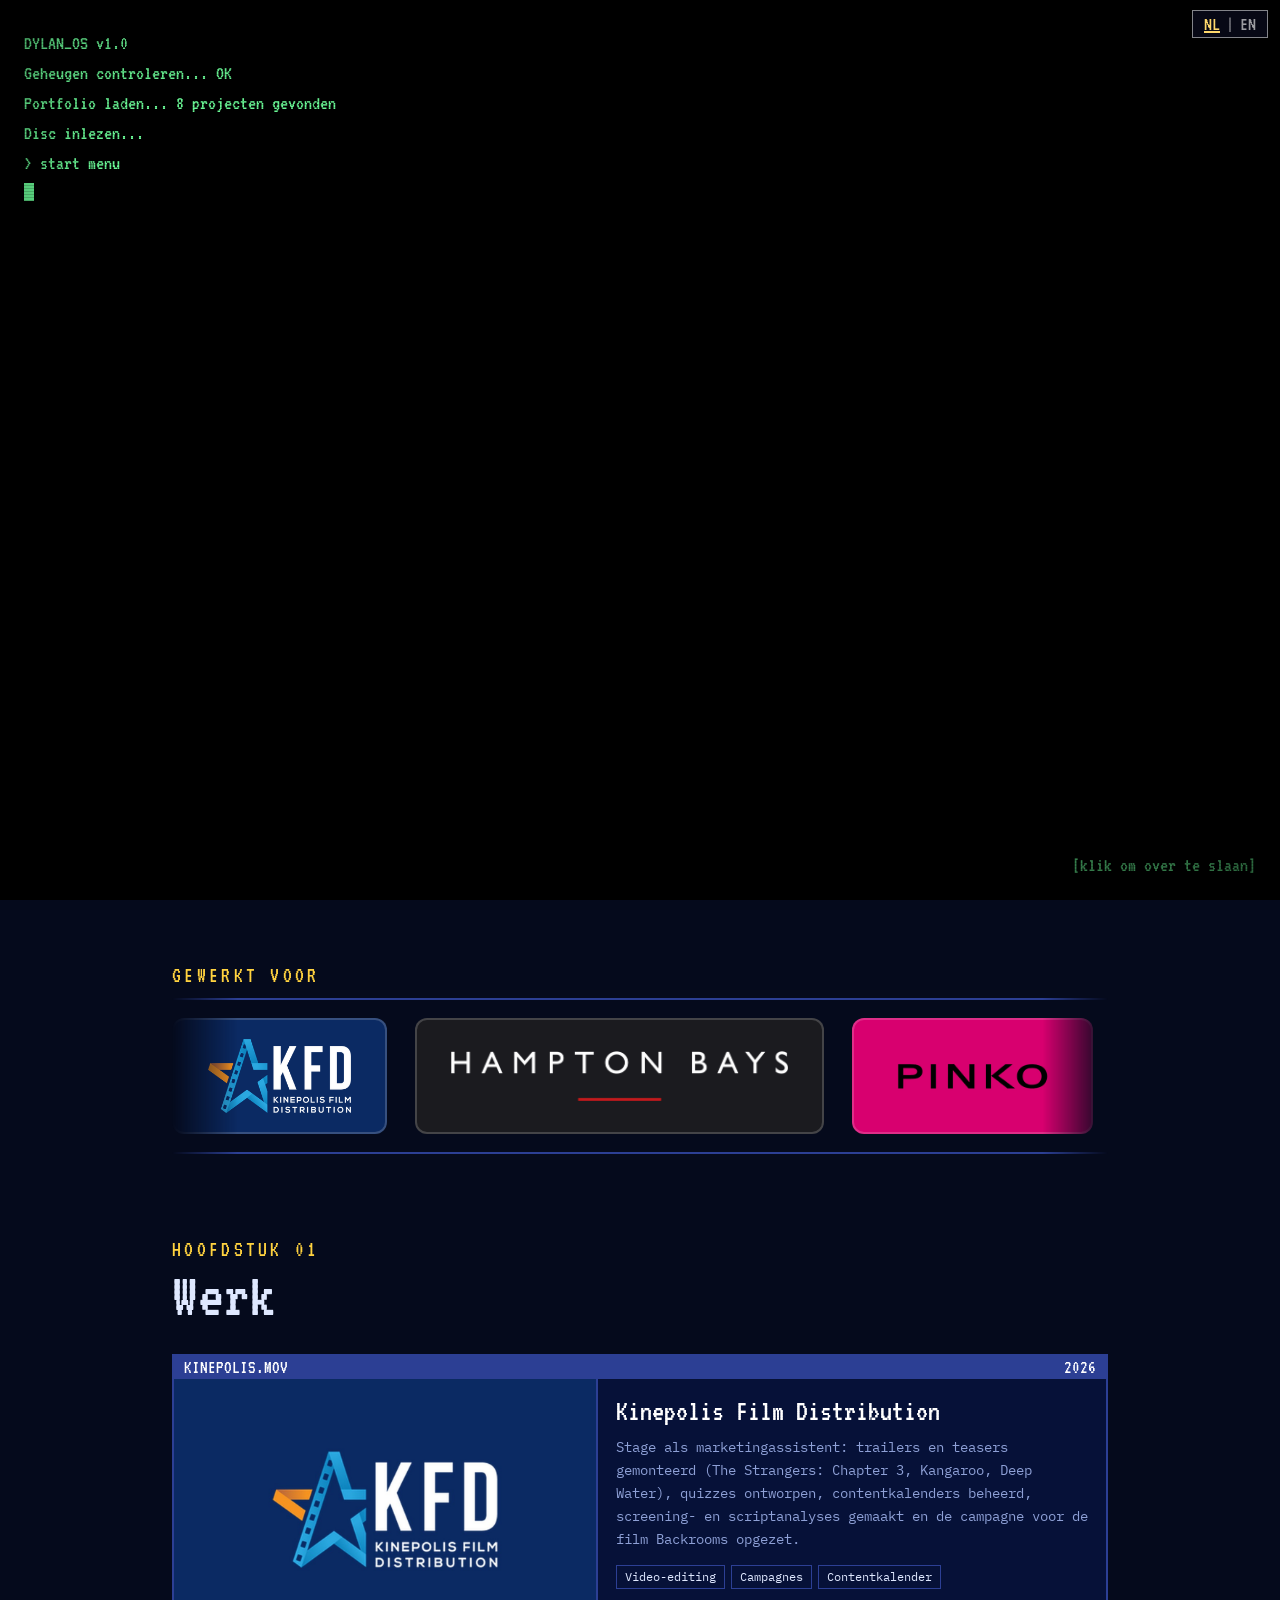
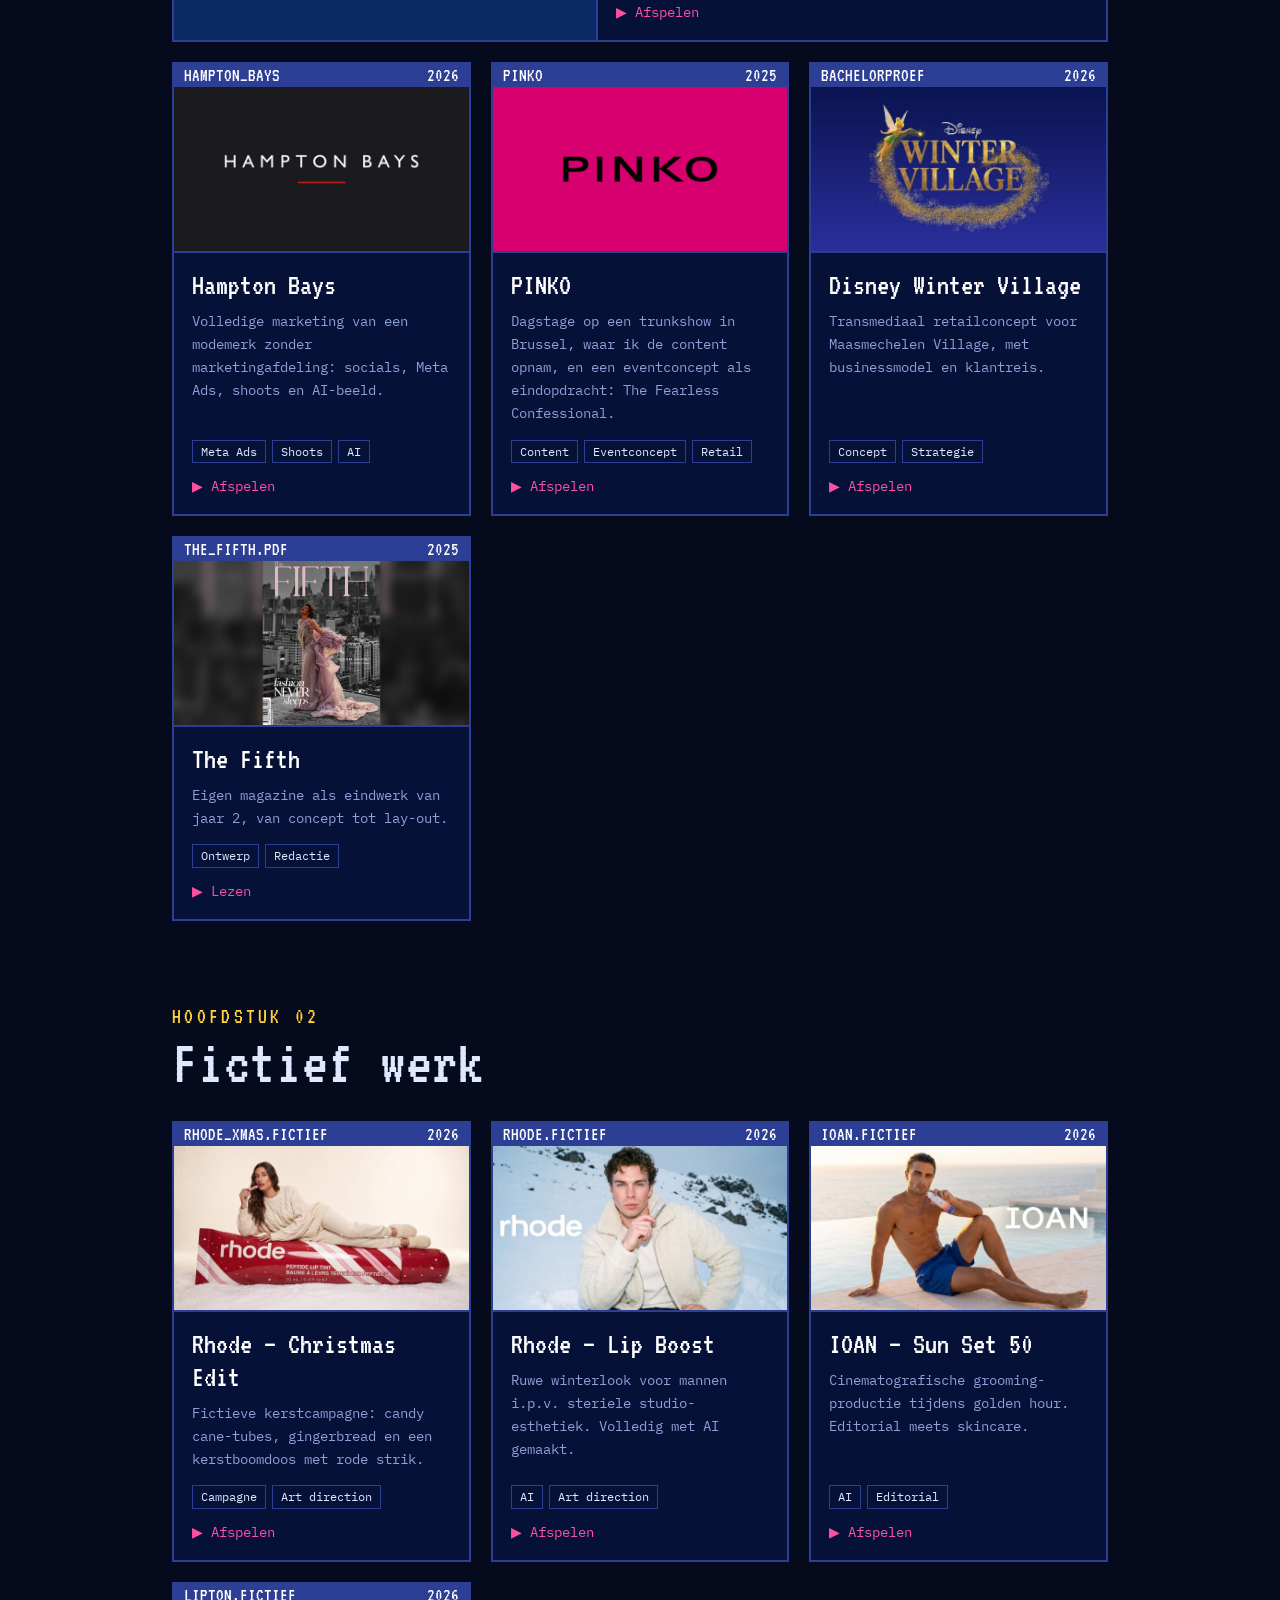
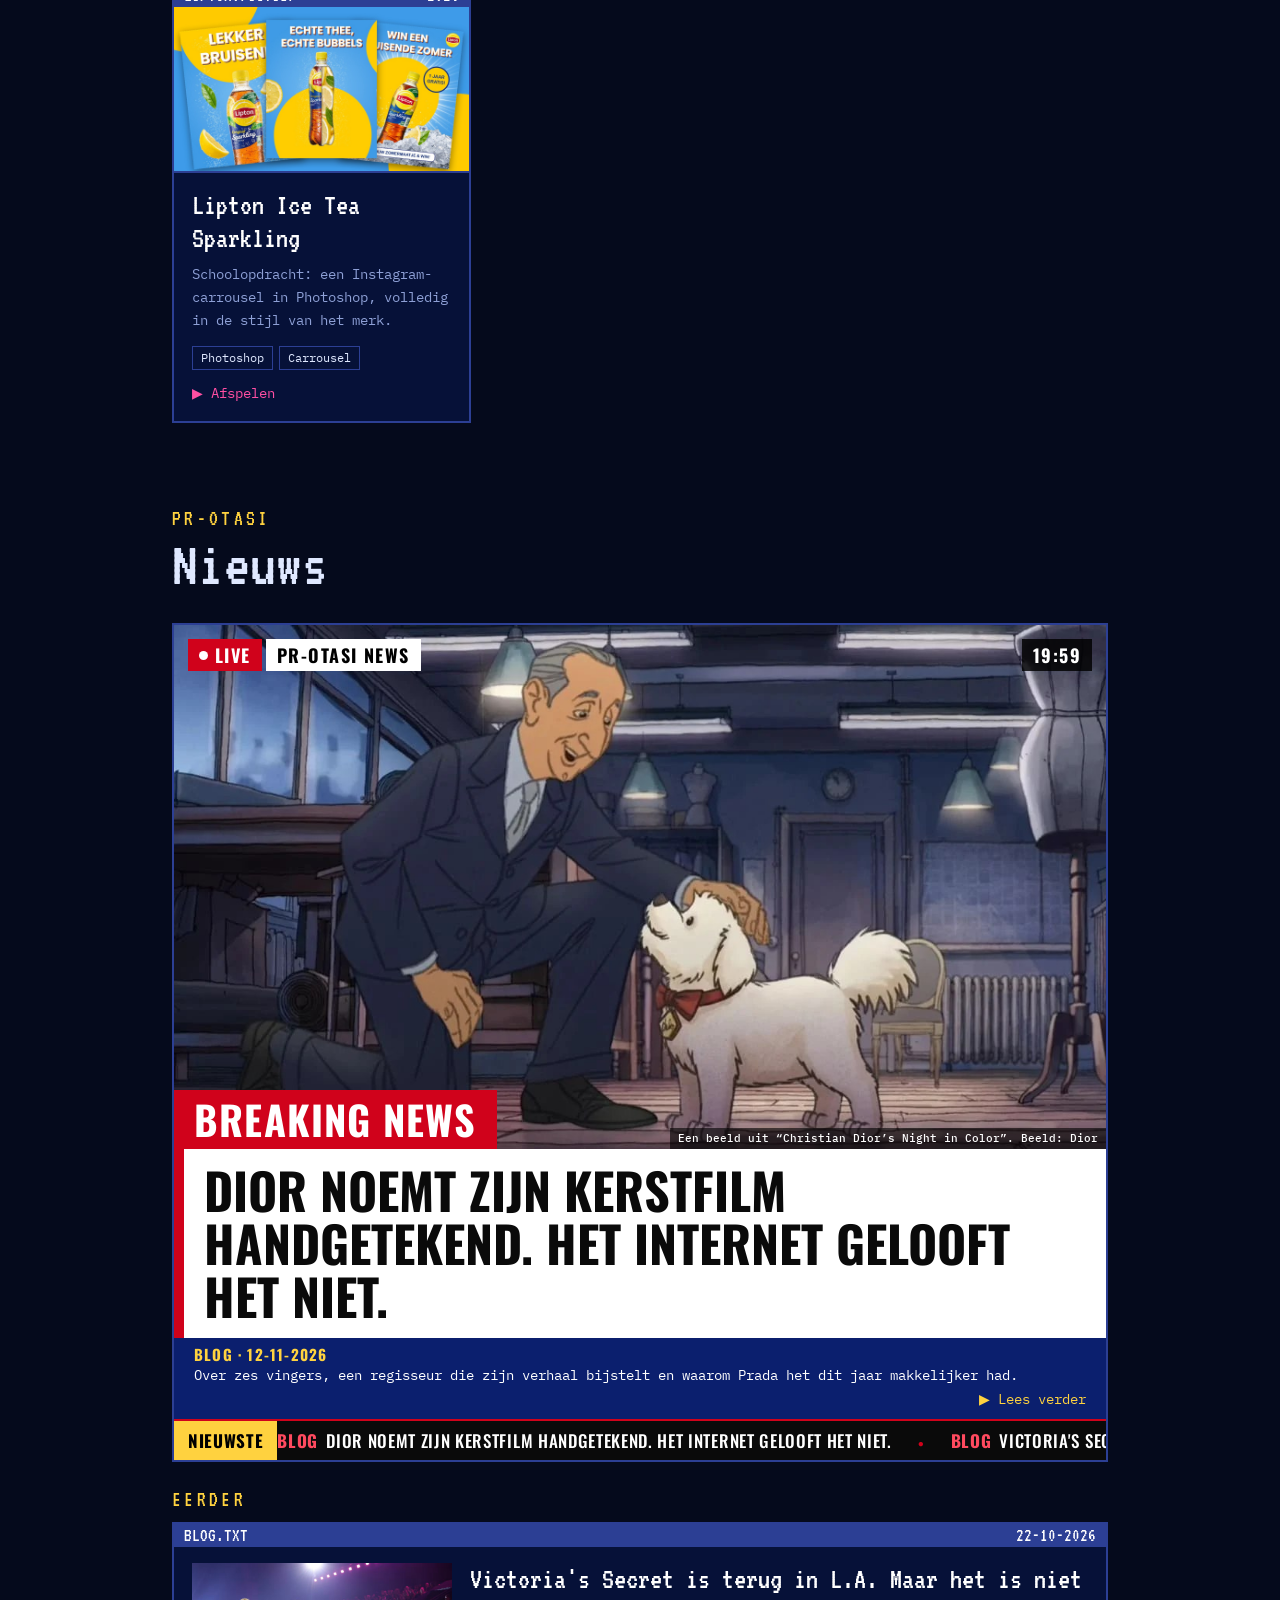
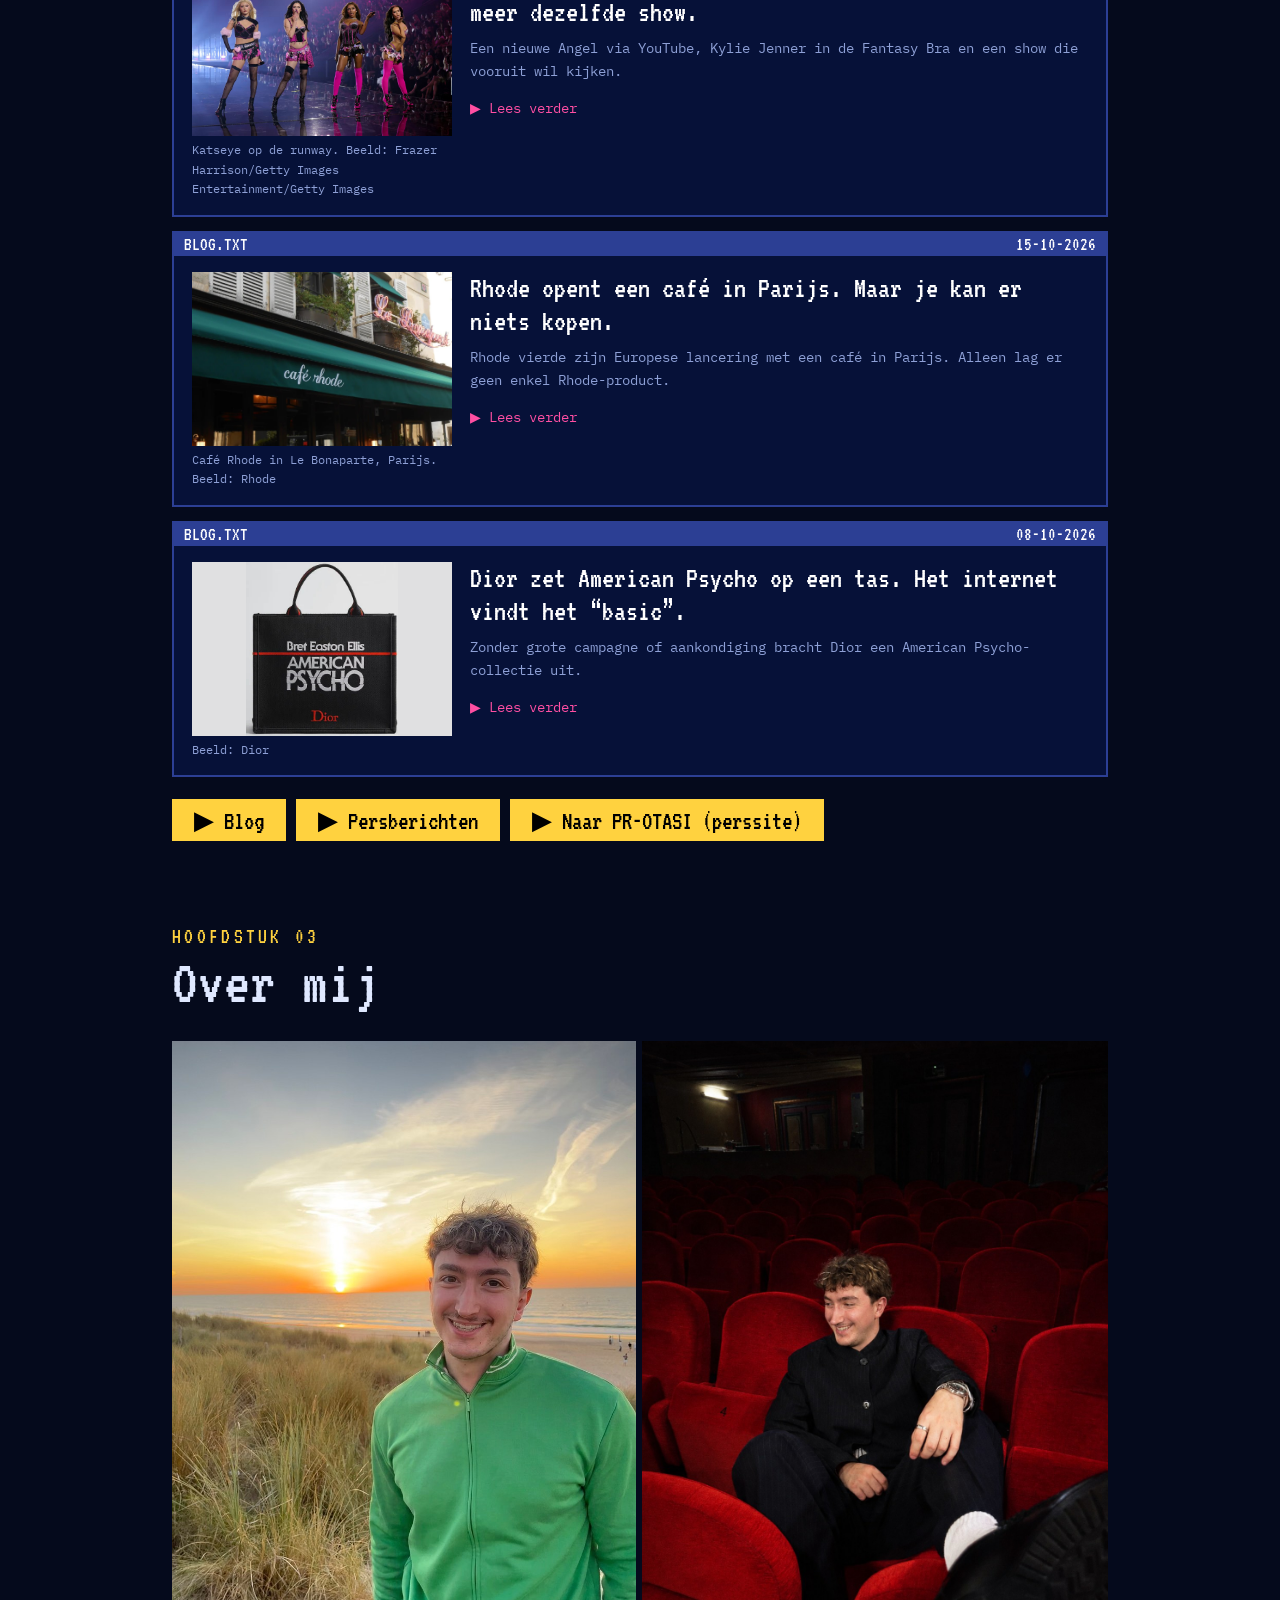
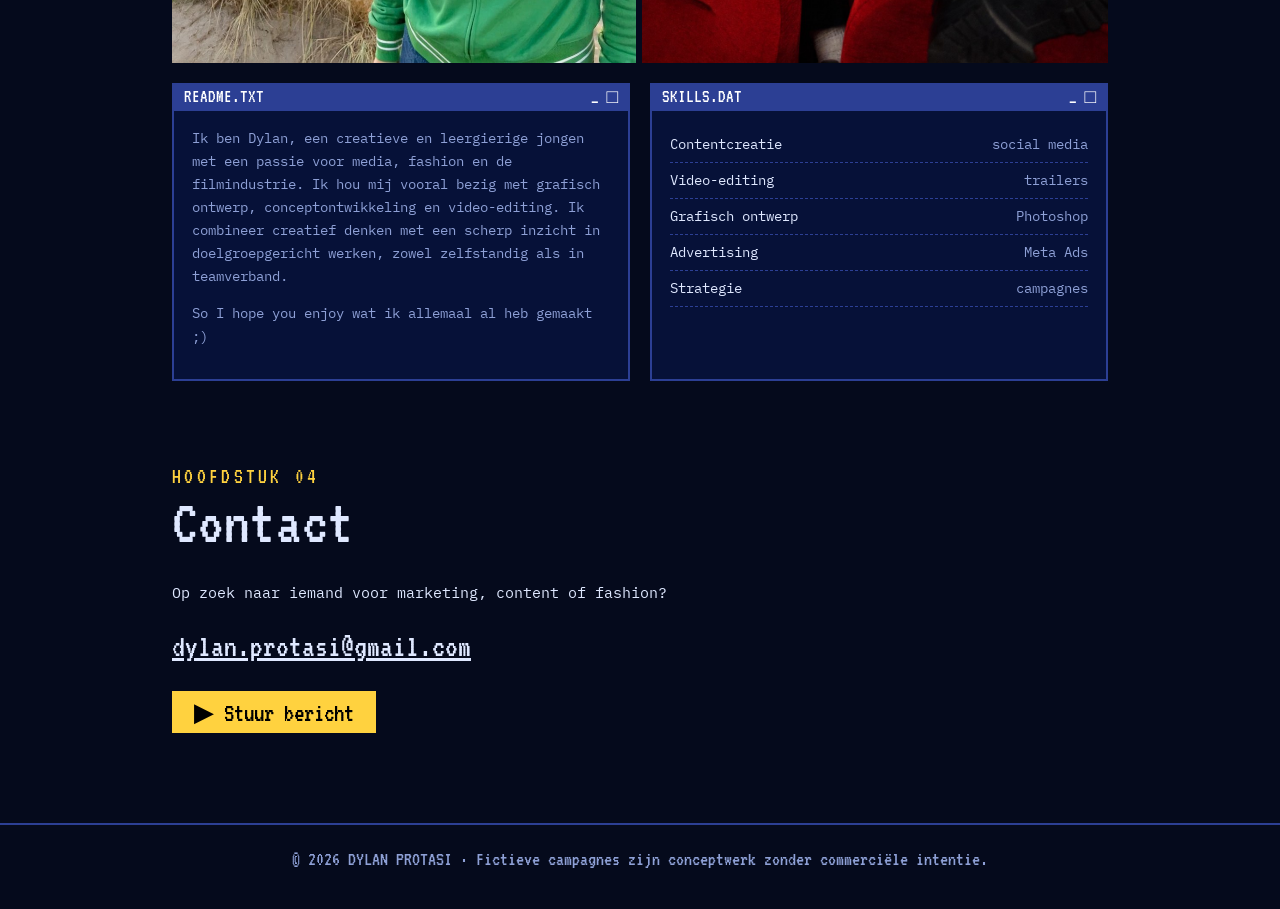
<file: index.html>
<!DOCTYPE html>
<html lang="nl">
<head>
<meta charset="utf-8">
<meta name="viewport" content="width=device-width, initial-scale=1, viewport-fit=cover">
<title>Dylan Protasi — Content & Marketing</title>
<link href="https://fonts.googleapis.com/css2?family=VT323&family=IBM+Plex+Mono:wght@400;500&family=Cinzel:wght@600&family=Playfair+Display:wght@700&family=Bodoni+Moda:ital,opsz,wght@0,6..96,400..700;1,6..96,400..700&family=Oswald:wght@500;700&display=swap" rel="stylesheet">
<style>
:root{--bg:#050a1c;--blue:#0b1f6e;--fg:#dfe8ff;--mut:#8ea0d6;--line:#2c3f94;--acc:#ffd23f;--pink:#ff4fa3;
box-sizing:border-box;padding-bottom:env(safe-area-inset-bottom,0px)}
html{scroll-behavior:smooth}
*{box-sizing:border-box}
body{margin:0;background:var(--bg);color:var(--fg);font:15px/1.65 'IBM Plex Mono',ui-monospace,monospace}
a{color:inherit}
.vt{font-family:VT323,'IBM Plex Mono',monospace}
body:after{content:"";position:fixed;inset:0;pointer-events:none;z-index:50;background:repeating-linear-gradient(0deg,rgba(0,0,0,.18) 0 1px,transparent 1px 3px);box-shadow:inset 0 0 140px rgba(0,0,0,.6)}
/* BOOT */
#boot{position:fixed;inset:0;z-index:40;background:#000;color:#6dff9a;padding:calc(28px + env(safe-area-inset-top,0px)) 24px 24px;font:20px/1.5 VT323,monospace;cursor:pointer;transition:opacity .5s}
#boot.off{opacity:0;pointer-events:none}
#boot .cur{display:inline-block;width:10px;height:18px;background:#6dff9a;animation:bl 1s steps(2) infinite;vertical-align:-2px}
@keyframes bl{50%{opacity:0}}
/* MENU */
#menu{position:relative;min-height:100vh;min-height:100svh;overflow:hidden;display:flex;flex-direction:column;justify-content:center;padding:calc(24px + env(safe-area-inset-top,0px)) 8vw 24px;background:radial-gradient(ellipse at 30% 20%,#1c3bb8 0,var(--blue) 45%,#040a2e 100%)}
.hud{position:absolute;left:24px;right:24px;display:flex;justify-content:space-between;font:20px VT323,monospace;color:var(--mut)}
.hud.t{top:calc(16px + env(safe-area-inset-top,0px))}.hud.b{bottom:16px}
.logo{position:absolute;left:0;top:0;width:120px;height:64px;border:3px solid var(--pink);color:var(--pink);font:46px/58px VT323,monospace;text-align:center;border-radius:8px;opacity:.5;animation:bx 11s linear infinite alternate,by 7s linear infinite alternate}
@keyframes bx{to{left:calc(100% - 120px)}}
@keyframes by{to{top:calc(100% - 64px)}}
.disc{position:relative;font:22px VT323,monospace;color:var(--acc);letter-spacing:.2em}
#menu h1{position:relative;font:400 clamp(56px,13vw,150px)/.9 VT323,monospace;margin:10px 0 8px;text-shadow:4px 4px 0 #000,0 0 24px rgba(120,160,255,.6);letter-spacing:.02em}
.sub{position:relative;font:24px VT323,monospace;color:var(--mut);margin:0 0 36px}
.items{position:relative;list-style:none;padding:0;margin:0;font:clamp(30px,5vw,44px)/1.25 VT323,monospace}
.items a{text-decoration:none;display:inline-block;padding:0 14px 0 34px;position:relative;color:var(--fg)}
.items a:before{content:"▶";position:absolute;left:6px;opacity:0;color:var(--acc)}
.items a.on,.items a:hover{color:var(--acc);background:rgba(255,255,255,.08)}
.items a.on:before,.items a:hover:before{opacity:1}
.press{animation:bl 1.4s steps(2) infinite}
/* CONTENT */
.w{max-width:980px;margin:0 auto;padding:0 22px}
section{padding:84px 0 0}
.ch{font:22px VT323,monospace;color:var(--acc);letter-spacing:.15em}
h2{font:400 clamp(40px,7vw,64px)/1 VT323,monospace;margin:4px 0 26px}
.stats{display:grid;grid-template-columns:repeat(auto-fit,minmax(150px,1fr));gap:14px;padding-top:64px}
.win{border:2px solid var(--line);background:rgba(11,31,110,.35);display:flex;flex-direction:column;text-decoration:none;transition:border-color .15s,transform .15s}
a.win:hover{border-color:var(--acc);transform:translate(-3px,-3px);box-shadow:5px 5px 0 var(--pink)}
.bar{display:flex;justify-content:space-between;background:var(--line);padding:2px 10px;font:19px VT323,monospace;color:#fff}
.in{padding:16px 18px;flex:1;display:flex;flex-direction:column}
.in b{font:400 32px/1 VT323,monospace;color:var(--acc);display:block}
.stats .in span{color:var(--mut);font-size:13px}
.grid{display:grid;grid-template-columns:repeat(auto-fill,minmax(290px,1fr));gap:20px}
.big{grid-column:1/-1}
.bnr{aspect-ratio:16/9;overflow:hidden;border-bottom:2px solid var(--line);background:rgba(0,0,0,.08)}.bnr img{width:100%;height:100%;object-fit:cover;display:block;transition:transform .6s}.pc:hover .bnr img{transform:scale(1.04)}
@media(min-width:760px){.big{display:grid;grid-template-columns:minmax(0,5fr) minmax(0,6fr);grid-template-rows:auto 1fr}.big .bar{grid-column:1/-1}.big .bnr{border-bottom:0;border-right:2px solid var(--line);aspect-ratio:auto}}
.win h3{font:400 30px/1.1 VT323,monospace;margin:0 0 8px;color:#fff}
.win p{margin:0 0 14px;color:var(--mut);font-size:14px}
.chips{margin-top:auto;display:flex;flex-wrap:wrap;gap:6px}
.chips i{font-style:normal;font-size:12px;border:1px solid var(--line);padding:1px 8px;color:var(--fg)}
.go{margin-top:12px;color:var(--pink);font-size:14px}
.two{display:grid;grid-template-columns:1fr 1fr;gap:20px}
@media(max-width:720px){.two{grid-template-columns:1fr}}
ul.sk{list-style:none;margin:0;padding:0}
ul.sk li{display:flex;justify-content:space-between;gap:12px;padding:6px 0;border-bottom:1px dashed var(--line);font-size:14px}
ul.sk span{color:var(--mut)}
.btn{display:inline-block;margin-top:8px;padding:6px 22px;background:var(--acc);color:#000;font:26px VT323,monospace;text-decoration:none}
.btn:hover{background:var(--pink)}
footer{margin-top:90px;border-top:2px solid var(--line);padding:24px 22px 40px;text-align:center;font:20px VT323,monospace;color:var(--mut)}

.proj{padding-top:calc(28px + env(safe-area-inset-top,0px))}
.back{display:inline-block;font:24px VT323,monospace;color:var(--acc);text-decoration:none;margin-bottom:26px}
.back:hover{color:var(--pink)}
.metas{display:grid;grid-template-columns:repeat(auto-fit,minmax(170px,1fr));gap:14px;margin:0 0 20px}
.metas .in{padding:10px 14px;font-size:14px}
.lbl{font:19px VT323,monospace;color:var(--mut)}
.txt p{margin:0 0 12px;font-size:15px}
.mh{font:30px VT323,monospace;color:var(--acc);margin:44px 0 12px}
.frames{display:grid;grid-template-columns:repeat(auto-fill,minmax(230px,1fr));gap:14px}
.fr{position:relative;aspect-ratio:16/9;border:2px solid var(--line);text-decoration:none;display:flex;align-items:center;justify-content:center;text-align:center;padding:10px;font:22px/1 VT323,monospace;color:var(--fg);background:repeating-linear-gradient(45deg,rgba(255,255,255,.04) 0 6px,transparent 6px 12px),#0a1650}
.fr small{position:absolute;left:8px;top:4px;color:var(--mut);font:17px VT323,monospace}
.fr:hover{border-color:var(--acc);color:var(--acc)}
.note{margin-top:30px;border:1px dashed var(--pink);padding:12px 16px;color:var(--mut);font-size:13px}
.pn{display:flex;justify-content:space-between;gap:16px;margin-top:64px;font:26px VT323,monospace}
.pn a{text-decoration:none;color:var(--fg)}.pn a:hover{color:var(--acc)}

.tv{position:absolute;right:6vw;top:50%;transform:translateY(-46%);width:min(40vw,470px);background:#17151a;border:3px solid #2a2730;border-radius:22px;padding:14px 14px 10px;text-decoration:none;box-shadow:0 18px 50px rgba(0,0,0,.6),inset 0 0 0 2px #0c0b0e;z-index:2}
.tv:hover{border-color:var(--acc)}
.scr{position:relative;aspect-ratio:4/3;border-radius:14% / 12%;overflow:hidden;display:flex;align-items:center;justify-content:center;text-align:center;background:var(--c,radial-gradient(circle,#27407f,#0a1233));box-shadow:inset 0 0 60px rgba(0,0,0,.8)}
.scr .ttl{font:400 clamp(30px,4.2vw,52px)/.95 VT323,monospace;color:#fff;text-shadow:3px 3px 0 #000,0 0 18px rgba(255,255,255,.4);padding:0 16px}
.ttl small{font-size:.5em;color:var(--acc)}
.osd{position:absolute;left:16px;top:10px;font:26px VT323,monospace;color:#6dff9a;text-shadow:2px 2px 0 #000}
.rec{position:absolute;left:16px;bottom:10px;font:22px VT323,monospace;color:#fff;text-shadow:2px 2px 0 #000}
.scr.st:after{content:"";position:absolute;inset:0;background:repeating-linear-gradient(0deg,#fff 0 2px,#222 2px 4px,#888 4px 5px);opacity:.75;animation:ns .12s steps(3) infinite}
.scr.st .ttl,.scr.st .rec{opacity:0}
@keyframes ns{33%{transform:translate(-6px,3px)}66%{transform:translate(5px,-4px)}}
.knobs{display:flex;align-items:center;gap:8px;margin-top:10px;font:19px VT323,monospace;color:var(--mut)}
.knobs i{width:14px;height:14px;border-radius:50%;background:#3a3640;border:2px solid #0c0b0e}
.knobs span{margin-left:auto}
@media(max-width:860px){.tv{position:relative;right:auto;top:auto;transform:none;width:100%;max-width:420px;margin:28px 0 0}}
.scr video{position:absolute;inset:0;width:100%;height:100%;object-fit:contain;background:#000;display:none}
.scr.vid video{display:block}.scr.vid .ttl{display:none}
.vids{display:flex;flex-wrap:wrap;gap:18px;align-items:flex-start}
.vids figure{margin:0;border:2px solid var(--line);background:#000;max-width:100%}
.vids video{display:block;max-width:100%;max-height:70vh;background:#000}
.vids figcaption{font:20px VT323,monospace;padding:2px 10px;background:var(--line);color:#fff}
.gal{grid-template-columns:repeat(auto-fill,minmax(230px,1fr));align-items:start}
.ph{margin:0;border:2px solid var(--line);background:#000;cursor:zoom-in}.ph:hover{border-color:var(--acc)}
.ph img{display:block;width:100%;height:auto}
.ph figcaption{font:19px VT323,monospace;padding:2px 10px;background:var(--line);color:#fff}
#lb{position:fixed;inset:0;z-index:60;background:rgba(0,0,0,.94);display:none;align-items:center;justify-content:center;cursor:zoom-out;padding:12px}
#lb img{max-width:96vw;max-height:94vh;border:2px solid var(--acc)}
.gal.one{grid-template-columns:1fr;margin-top:28px}.one .ph{cursor:zoom-in}
.jg{display:flex;flex-direction:column;gap:6px}.jr{display:flex;gap:6px}
.jg .ph{border:0;margin:0;min-width:0;line-height:0}.jg .ph:hover{outline:3px solid var(--acc);outline-offset:-3px}
.jg .ph img{width:100%;height:auto;display:block}
#snow{position:fixed;inset:0;z-index:49;pointer-events:none;display:none}
body.winter{--bg:#dcebf7;--fg:#13304f;--mut:#51708f;--line:#a9c6e0;--acc:#2f78b4;--pink:#6fa8d6;background:linear-gradient(#a9c8e3 0,#d4e5f3 35%,#eaf3fa 100%) fixed;color:var(--fg)}
body.winter:after{display:none}
.winter .win{background:rgba(255,255,255,.62);border-color:#a9c6e0}
.winter .bar{background:#9fc0dc;color:#12304f}
.winter .win h3{color:#12304f}
.winter .btn{color:#fff}.winter .btn:hover{background:#13304f}
.winter a.win:hover{box-shadow:5px 5px 0 #9fc0dc}
.winter .note{border-color:#6fa8d6}
.winter .back:hover,.winter .pn a:hover{color:#13304f}
body.xmas{--bg:#f8efe3;--fg:#3a1014;--mut:#7d4b4b;--line:#d9b9a8;--acc:#b3202a;--pink:#1f6b45;background:linear-gradient(#f0dccb 0,#f8eee2 35%,#fcf6ee 100%) fixed;color:var(--fg)}
body.xmas:after{display:none}
.xmas .win{background:rgba(255,255,255,.7);border-color:#d9b9a8}
.xmas .bar{background:#b3202a;color:#fff}
.xmas .win h3{color:#8f1b24}
.xmas .btn{color:#fff}.xmas .btn:hover{background:#1f6b45}
.xmas a.win:hover{box-shadow:5px 5px 0 #1f6b45}
.xmas .note{border-color:#1f6b45}
.xmas .back:hover,.xmas .pn a:hover{color:#1f6b45}
.t-xmas:hover{background:linear-gradient(#f7d9d4,#fdf3ee);border-color:#b3202a;box-shadow:5px 5px 0 #1f6b45}
.t-xmas:hover .bar{background:#b3202a;color:#fff}.t-xmas:hover h3{color:#8f1b24}.t-xmas:hover p{color:#7d4b4b}.t-xmas:hover .chips i{border-color:#d9b9a8;color:#8f1b24}.t-xmas:hover .go{color:#1f6b45}
.t-xmas::after{background-image:radial-gradient(circle,#fff 0 2px,rgba(179,32,42,.3) 3px,transparent 4px),radial-gradient(circle,#fff 0 1.5px,rgba(31,107,69,.3) 2.5px,transparent 3.5px);background-size:46px 46px,70px 70px;background-position:0 0,20px 10px}
.t-xmas:hover::after{animation:fall 3s linear infinite}
.vd{position:relative;cursor:default!important}
.vd video{width:100%;height:auto;display:block;object-fit:cover;background:#000}
.vd .tag{position:absolute;left:8px;top:6px;font:20px/1 VT323,monospace;color:#fff;text-shadow:2px 2px 0 #000;pointer-events:none}
.strip{position:relative;background:#000;padding:24px 8px;border:2px solid #0d2b4f}
.strip:before,.strip:after{content:"";position:absolute;left:0;right:0;height:10px;background:repeating-linear-gradient(90deg,transparent 0 6px,#d9c9a8 6px 16px,transparent 16px 22px)}
.strip:before{top:7px}.strip:after{bottom:7px}
body.cinema{--bg:#06142b;--fg:#eaf4ff;--mut:#9db8d6;--line:#17497e;--acc:#f7941d;--pink:#2ea8e6;background:radial-gradient(ellipse at 50% -5%,#10407a 0,#06142b 62%) fixed;color:var(--fg)}
body.cinema:after{display:none}
.cinema .win{background:rgba(3,12,28,.55);border:2px solid #1d5a99;border-radius:6px}
.cinema .bar{background:#14518c;color:#fff}
.cinema h2{color:#fff;text-shadow:0 0 18px rgba(247,148,29,.5)}
.cinema .win h3{color:#bfe6ff}
.cinema .btn{color:#04152e}.cinema .btn:hover{background:#2ea8e6;color:#04152e}
.valance{height:42px;background:repeating-linear-gradient(90deg,#0a2a52 0 18px,#14518c 18px 36px,#0d3a6e 36px 54px);border-bottom:5px solid #f7941d;box-shadow:0 8px 20px rgba(0,0,0,.6);position:relative;z-index:2}
.marq{height:16px;background:radial-gradient(circle,#ffd9a0 3px,#f7941d 4px,transparent 5px) 0 50%/26px 16px repeat-x;animation:mq 1.2s steps(2) infinite;position:relative;z-index:2}
@keyframes mq{50%{opacity:.45}}
.curt{position:fixed;top:0;bottom:0;width:max(0px,calc((100vw - 1000px)/2 - 8px));background:repeating-linear-gradient(90deg,#0a2a52 0 14px,#14518c 14px 28px,#0d3a6e 28px 42px);z-index:0}
.curt.l{left:0;box-shadow:inset -14px 0 24px rgba(0,0,0,.6)}.curt.r{right:0;box-shadow:inset 14px 0 24px rgba(0,0,0,.6)}
.proj{position:relative;z-index:1}
body.pj:after{display:none}
/* Hampton Bays: colourful */
body.hb{--bg:#fbd3e1;--fg:#2b1020;--mut:#7d4560;--line:#ee86a8;--acc:#d6283b;--pink:#2f5fc4;background:#fbd3e1 repeating-linear-gradient(90deg,transparent 0 70px,rgba(255,255,255,.22) 70px 140px) fixed;color:var(--fg)}
.swatch{display:flex;height:22px}.swatch i{flex:1}
.hb .win{background:#fff;border:2px solid #2b1020;border-radius:0;box-shadow:4px 4px 0 #d6283b}
.hb .bar{background:#2f5fc4;color:#fff}
.hb .metas .win:nth-child(1) .bar{background:#d6283b}.hb .metas .win:nth-child(2) .bar{background:#2f5fc4}.hb .metas .win:nth-child(3) .bar{background:#2e9e5b}
.hb .win h3{color:#2b1020}
.hb h2{color:#d6283b;text-shadow:3px 3px 0 #2f5fc4}
.hb .ch,.hb .back{color:#2f5fc4}.hb .back:hover,.hb .pn a:hover{color:#d6283b}
.hb .mh{display:inline-block;padding:2px 16px;color:#fff;background:#d6283b;transform:rotate(-1deg);margin-bottom:10px}
.hb .mh.c1{background:#2f5fc4}.hb .mh.c2{background:#2e9e5b}.hb .mh.c3{background:#f08a1c}.hb .mh.c4{background:#c2185b}
.hb .lbl{color:#5b2a42}
.hb .btn{background:#d6283b;color:#fff}
.hb .jg .ph{box-shadow:3px 3px 0 #2b1020}
/* IOAN: summer */
body.summer{--bg:#fff0d9;--fg:#1c2b63;--mut:#5f5f8a;--line:#f2b987;--acc:#e8641b;--pink:#2a45b8;background:linear-gradient(#ffcf99 0,#ffe7c9 30%,#fff4e4 62%,#cfe8f3 100%) fixed;color:var(--fg)}
.summer .win{background:rgba(255,255,255,.7);border-color:#f2b987}
.summer .bar{background:linear-gradient(90deg,#2a45b8,#e8803a);color:#fff}
.summer .win h3{color:#1c2b63}
.summer .btn{background:#e8641b;color:#fff}.summer .btn:hover{background:#2a45b8}
.summer a.win:hover{box-shadow:5px 5px 0 #f2b987}
.summer .note{border-color:#e8641b}
.summer .back:hover,.summer .pn a:hover{color:#2a45b8}
body.lipton{--bg:#e6f2fd;--fg:#12307b;--mut:#4b6aa8;--line:#ffcb00;--acc:#ffcb00;--pink:#d3202f;background:radial-gradient(circle at 12% 8%,#ffcb00 0 190px,transparent 191px),radial-gradient(circle at 92% 62%,#ffcb00 0 240px,transparent 241px),linear-gradient(#59adf0,#3d9be9 45%,#7cc0f6) fixed;color:var(--fg)}
.lipton .win{background:rgba(255,255,255,.88);border-color:#12307b}
.lipton .bar{background:linear-gradient(90deg,#12307b,#3d9be9);color:#fff}
.lipton .win h3{color:#12307b}
.lipton .btn{background:#d3202f;color:#fff}.lipton .btn:hover{background:#12307b}
.lipton a.win:hover{box-shadow:5px 5px 0 #ffcb00}
.lipton .note{border-color:#ffcb00}
.lipton .ch,.lipton .back{color:#12307b}.lipton .back:hover,.lipton .pn a:hover{color:#d3202f}
.lipton .mh{color:#fff;text-shadow:2px 2px 0 #12307b,3px 3px 0 #ffcb00}

.ph-wrap{display:flex;justify-content:center;margin:10px 0 34px}
.iph{width:300px;background:#111;border-radius:46px;padding:11px;box-shadow:0 18px 40px rgba(18,48,123,.45),inset 0 0 0 2px #444;position:relative}
.iph .ip-scr{background:#fff;border-radius:36px;overflow:hidden;color:#111;font:13px/1.35 -apple-system,'Segoe UI',Helvetica,Arial,sans-serif}
.iph .ip-isl{position:absolute;top:19px;left:50%;transform:translateX(-50%);width:84px;height:24px;background:#000;border-radius:14px;z-index:3}
.iph .ip-st{display:flex;justify-content:space-between;padding:14px 24px 6px;font-weight:600;font-size:12px}
.iph .ip-ih{display:flex;align-items:center;gap:8px;padding:8px 12px}
.iph .ip-av{width:30px;height:30px;border-radius:50%;background:#ffcb00;border:2px solid #d3202f;display:grid;place-items:center;font-weight:800;font-size:9px;color:#d3202f}
.iph .ip-un{font-weight:600;font-size:13px}.iph .ip-sp{font-size:10px;color:#777}
.iph .ip-dots3{margin-left:auto;font-weight:900;letter-spacing:1px}
.iph .ip-cr{display:flex;overflow-x:auto;scroll-snap-type:x mandatory;scrollbar-width:none}.iph .ip-cr::-webkit-scrollbar{display:none}
.iph .ip-cr img{width:278px;height:347.5px;flex:none;scroll-snap-align:start;display:block}
.iph .ip-ac{display:flex;align-items:center;padding:8px 12px;font-size:19px;gap:12px}
.iph .ip-dt{display:flex;gap:4px;margin:0 auto;position:relative;left:-24px}.iph .ip-dt i{width:6px;height:6px;border-radius:50%;background:#c8c8c8}.iph .ip-dt i.on{background:#0095f6}
.iph .ip-cp{padding:0 12px 14px;font-size:12.5px}
.iph .ip-hm{height:5px;width:100px;background:#111;border-radius:3px;margin:0 auto 8px}
@media(max-width:380px){.iph{transform:scale(.9)}}
.t-lipton:hover{background:linear-gradient(#cfe7fb,#fff8d6);border-color:#12307b;box-shadow:5px 5px 0 #ffcb00}
.t-lipton:hover .bar{background:linear-gradient(90deg,#12307b,#3d9be9);color:#fff}.t-lipton:hover h3{color:#12307b}.t-lipton:hover p{color:#4b6aa8}.t-lipton:hover .chips i{border-color:#ffcb00;color:#12307b}.t-lipton:hover .go{color:#d3202f}
.sun{position:fixed;top:-140px;right:-100px;width:440px;height:440px;border-radius:50%;background:radial-gradient(circle,#fff6c9 0,#ffd27a 35%,rgba(255,180,90,0) 70%);animation:pulse 6s ease-in-out infinite;pointer-events:none;z-index:-1}
@keyframes pulse{50%{transform:scale(1.08);opacity:.85}}
.waves{position:fixed;left:0;right:0;bottom:0;height:46px;pointer-events:none;z-index:49;opacity:.22;background:url("data:image/svg+xml,%3Csvg xmlns='http://www.w3.org/2000/svg' viewBox='0 0 200 40' preserveAspectRatio='none'%3E%3Cpath d='M0 20 Q25 0 50 20 T100 20 T150 20 T200 20 V40 H0Z' fill='%232a45b8'/%3E%3C/svg%3E") repeat-x 0 100%/200px 46px;animation:wv 9s linear infinite}
.waves.w2{opacity:.14;height:60px;background-size:280px 60px;animation:wv2 14s linear infinite reverse}
@keyframes wv{to{background-position:200px 100%}}@keyframes wv2{to{background-position:280px 100%}}
.mq{overflow:hidden;margin-top:12px;padding:18px 0;border-top:2px solid var(--line);border-bottom:2px solid var(--line);-webkit-mask-image:linear-gradient(90deg,transparent,#000 7%,#000 93%,transparent);mask-image:linear-gradient(90deg,transparent,#000 7%,#000 93%,transparent)}
.mqt{display:flex;width:max-content;gap:28px;animation:mqs 34s linear infinite}
.mqt:hover{animation-play-state:paused}
.tile{flex:none;display:flex;align-items:center;justify-content:center;height:116px;padding:0 34px;border-radius:12px;border:2px solid rgba(255,255,255,.18)}
.tile img{display:block;width:auto}
@keyframes mqs{to{transform:translateX(calc(-50% - 14px))}}
/* project cards: hover shows the page theme */
.pc{position:relative;overflow:hidden;transition:background .35s,border-color .35s,box-shadow .2s,transform .15s}
.pc::after{content:"";position:absolute;inset:0;pointer-events:none;opacity:0;transition:opacity .4s}
.pc:hover::after,.pc:focus-visible::after{opacity:1}
.pc:hover .bar,.pc:focus-visible .bar{transition:background .35s}
.t-rhode:hover{background:linear-gradient(#cfe3f3,#f2f8fd);border-color:#a9c6e0;box-shadow:5px 5px 0 #9fc0dc}
.t-rhode:hover .bar{background:#9fc0dc;color:#12304f}.t-rhode:hover h3{color:#12304f}.t-rhode:hover p{color:#51708f}.t-rhode:hover .chips i{border-color:#a9c6e0;color:#12304f}.t-rhode:hover .go{color:#2f78b4}
.t-rhode::after{background-image:radial-gradient(circle,#fff 0 2px,rgba(90,140,195,.35) 3px,transparent 4px),radial-gradient(circle,#fff 0 1.5px,rgba(90,140,195,.35) 2.5px,transparent 3.5px);background-size:46px 46px,70px 70px;background-position:0 0,20px 10px}
.t-rhode:hover::after{animation:fall 3s linear infinite}
@keyframes fall{to{background-position:0 46px,20px 80px}}
.t-ioan:hover{background:linear-gradient(#ffcf99,#fff4e4 60%,#cfe8f3);border-color:#f2b987;box-shadow:5px 5px 0 #f2b987}
.t-ioan:hover .bar{background:linear-gradient(90deg,#2a45b8,#e8803a);color:#fff}.t-ioan:hover h3{color:#1c2b63}.t-ioan:hover p{color:#5f5f8a}.t-ioan:hover .chips i{border-color:#f2b987;color:#1c2b63}.t-ioan:hover .go{color:#e8641b}
.t-ioan::after{background:radial-gradient(circle at 92% -10%,#fff6c9 0,#ffd27a 28%,transparent 60%)}
.t-ioan:hover::after{animation:pulse 3s ease-in-out infinite}
.t-hampton:hover{background:#fbd3e1;border-color:#2b1020;box-shadow:5px 5px 0 #d6283b}
.t-hampton:hover .bar{background:#d6283b;color:#fff}.t-hampton:hover h3{color:#2b1020}.t-hampton:hover p{color:#7d4560}.t-hampton:hover .chips i{border-color:#ee86a8;color:#2b1020}.t-hampton:hover .go{color:#2f5fc4}
.t-hampton::after{top:auto;height:10px;background:linear-gradient(90deg,#c8102e 12.5%,#a7d3e8 0 25%,#f4a3c0 0 37.5%,#2f4fa8 0 50%,#7a1630 0 62.5%,#2e9e5b 0 75%,#f08a1c 0 87.5%,#f6c7d5 0)}
.t-kinepolis:hover{background:radial-gradient(ellipse at 50% 0,#10407a,#06142b 70%);border-color:#f7941d;box-shadow:5px 5px 0 #f7941d}
.t-kinepolis:hover .bar{background:#14518c;color:#fff}.t-kinepolis:hover h3{color:#bfe6ff}.t-kinepolis:hover p{color:#9db8d6}.t-kinepolis:hover .chips i{border-color:#1d5a99;color:#eaf4ff}.t-kinepolis:hover .go{color:#f7941d}
.t-kinepolis::after{bottom:auto;height:14px;background:radial-gradient(circle,#ffd9a0 3px,#f7941d 4px,transparent 5px) 0 50%/22px 14px repeat-x}
.t-kinepolis:hover::after{animation:mq 1.2s steps(2) infinite}
.t-disney:hover{background:linear-gradient(#0a1450,#2b2f9c);border-color:#ffd86b;box-shadow:5px 5px 0 #ffd86b}
.t-disney:hover .bar{background:#2b3bb0;color:#ffe9a8}.t-disney:hover h3{color:#ffd86b}.t-disney:hover p{color:#c8cdf5}.t-disney:hover .chips i{border-color:#ffd86b;color:#ffe9a8}.t-disney:hover .go{color:#ffd86b}
.t-disney::after{background-image:radial-gradient(circle at 15% 25%,#fff 0 1.5px,transparent 2.5px),radial-gradient(circle at 80% 18%,#ffd86b 0 2px,transparent 3px),radial-gradient(circle at 60% 70%,#fff 0 1.5px,transparent 2.5px),radial-gradient(circle at 30% 82%,#ffd86b 0 1.5px,transparent 2.5px),radial-gradient(circle at 92% 60%,#fff 0 1.5px,transparent 2.5px)}
.t-disney:hover::after{animation:tw 1.4s ease-in-out infinite alternate}
@keyframes tw{from{opacity:.3}to{opacity:1}}
.t-fifth:hover{background:#f4eee1;border-color:#141414;box-shadow:5px 5px 0 #c4161c}
.t-fifth:hover .bar{background:#141414;color:#fff}.t-fifth:hover h3{color:#141414;font-family:'Playfair Display',serif;font-size:26px}.t-fifth:hover p{color:#4a4438}.t-fifth:hover .chips i{border-color:#141414;color:#141414}.t-fifth:hover .go{color:#c4161c}
/* Disney Winter Village page */
body.disney{--bg:#0d1b66;--fg:#fff8e0;--mut:#c8cdf5;--line:#3c4fc0;--acc:#ffd86b;--pink:#7fb2ff;background:linear-gradient(#0a1450 0,#1c2a8f 55%,#3a2c9a 100%) fixed;color:var(--fg)}
.disney .win{background:rgba(255,255,255,.07);border:2px solid #ffd86b;border-radius:10px}
.disney .bar{background:linear-gradient(90deg,#2b3bb0,#6a3fc0);color:#ffe9a8}
.disney h2{font-family:Cinzel,serif;font-weight:600;color:#ffd86b;text-shadow:0 0 18px rgba(255,216,107,.6)}
.disney .win h3,.disney .mh{color:#ffd86b}
.disney .btn{background:#ffd86b;color:#0a1450}.disney .btn:hover{background:#fff}
.disney .back,.disney .ch{color:#ffd86b}.disney .back:hover,.disney .pn a:hover{color:#fff}
.castle{position:fixed;left:50%;bottom:0;width:min(100%,820px);height:230px;transform:translateX(-50%);background:url("data:image/svg+xml,%3Csvg xmlns='http://www.w3.org/2000/svg' viewBox='0 0 400 220'%3E%3Cg fill='%23060d3a'%3E%3Crect x='70' y='120' width='260' height='100'/%3E%3Crect x='170' y='60' width='60' height='160'/%3E%3Cpath d='M165 62L200 8L235 62Z'/%3E%3Crect x='84' y='88' width='46' height='132'/%3E%3Cpath d='M80 90L107 40L134 90Z'/%3E%3Crect x='270' y='88' width='46' height='132'/%3E%3Cpath d='M266 90L293 40L320 90Z'/%3E%3Crect x='34' y='140' width='34' height='80'/%3E%3Cpath d='M30 142L51 104L72 142Z'/%3E%3Crect x='332' y='140' width='34' height='80'/%3E%3Cpath d='M328 142L349 104L370 142Z'/%3E%3Crect x='199' y='0' width='2' height='12'/%3E%3C/g%3E%3Cg fill='%23ffd86b'%3E%3Crect x='196' y='84' width='8' height='16' rx='4'/%3E%3Crect x='196' y='120' width='8' height='16' rx='4'/%3E%3Crect x='103' y='110' width='7' height='14' rx='3'/%3E%3Crect x='290' y='110' width='7' height='14' rx='3'/%3E%3Crect x='100' y='150' width='7' height='14' rx='3'/%3E%3Crect x='293' y='150' width='7' height='14' rx='3'/%3E%3Crect x='47' y='158' width='6' height='12' rx='3'/%3E%3Crect x='346' y='158' width='6' height='12' rx='3'/%3E%3Cpath d='M186 220V186a14 14 0 0 1 28 0V220Z'/%3E%3C/g%3E%3C/svg%3E") no-repeat center bottom/contain;opacity:.9;pointer-events:none;z-index:-1}
/* The Fifth: magazine */
body.mag{--bg:#f4eee1;--fg:#141414;--mut:#4a4438;--line:#141414;--acc:#c4161c;--pink:#c4161c;background:#f4eee1;color:var(--fg)}
.mag .win{background:#fff;border:2px solid #141414;box-shadow:5px 5px 0 #c4161c;border-radius:0}
.mag .bar{background:#141414;color:#fff}
.mag h2{font-family:'Playfair Display',serif;font-weight:700;color:#141414}
.mag .btn{background:#c4161c;color:#fff}.mag .btn:hover{background:#141414}
.mag .back,.mag .ch{color:#c4161c}.mag .win h3,.mag .txt p{color:#141414}
/* PINKO: pop energy */
body.pinko{--bg:#d8006f;--fg:#0a0a0a;--mut:#4a0a2a;--line:#0a0a0a;--acc:#0a0a0a;--pink:#fff;background:#d8006f;color:var(--fg)}
.pk-strip{background:#0a0a0a;color:#fff;overflow:hidden;white-space:nowrap;font:700 15px/1 Oswald,'Arial Narrow',sans-serif;letter-spacing:.22em;text-transform:uppercase;padding:10px 0}
.pk-strip span{display:inline-block;padding-right:28px}.pk-strip b{color:#ff4fa8;font-weight:700;padding-right:28px}
.pinko .win{background:#fff;border:2px solid #0a0a0a;box-shadow:5px 5px 0 #0a0a0a}
.pinko .bar{background:#0a0a0a;color:#ff4fa8}
.pinko h2{font-family:Oswald,'Arial Narrow',sans-serif;font-weight:700;text-transform:uppercase;color:#fff;text-shadow:4px 4px 0 #0a0a0a;letter-spacing:.01em}
.pinko .ch,.pinko .back{color:#0a0a0a}.pinko .back:hover,.pinko .pn a:hover{color:#fff}
.pinko .pn a{color:#0a0a0a}
.pinko .mh{display:inline-block;background:#0a0a0a;color:#fff;font:700 24px/1.1 Oswald,'Arial Narrow',sans-serif;text-transform:uppercase;letter-spacing:.04em;padding:8px 16px;margin-bottom:14px}
.pinko .lbl{color:#4a0a2a}
.pinko .win .lbl{color:#7a1048}
.pinko .txt p{color:#0a0a0a}
.pinko .btn{color:#fff}
.pk-h{font:700 clamp(30px,5vw,46px)/1.05 Oswald,'Arial Narrow',sans-serif;text-transform:uppercase;color:#fff;text-shadow:3px 3px 0 #0a0a0a;margin:64px 0 14px;padding-top:26px;border-top:3px solid #0a0a0a}.pk-h small{display:block;font:700 14px/1 Oswald,sans-serif;letter-spacing:.24em;color:#0a0a0a;text-shadow:none;margin-bottom:10px}
.pk-fig{margin:6px 0 0;max-width:620px}.pk-fig .ph{margin:0}.pk-fig .c{font-size:13px;color:#0a0a0a;margin:10px 0 0}
.pinko .ph{box-shadow:4px 4px 0 #0a0a0a}.pinko .vd .tag{font-size:17px}
.pk-p{font-size:16px;line-height:1.6;margin:0 0 16px;max-width:760px;color:#0a0a0a}
.pk-vs{position:relative;display:grid;grid-template-columns:1fr 1fr;border:2px solid #0a0a0a;box-shadow:5px 5px 0 #0a0a0a;margin:6px 0 18px}
.pk-side{padding:26px 26px 30px}
.pk-side.a{background:#fff;color:#d8006f}.pk-side.b{background:#0a0a0a;color:#fff;text-align:right}
.pk-side small{display:block;font:700 13px/1 Oswald,sans-serif;letter-spacing:.22em;text-transform:uppercase;margin-bottom:10px;opacity:.85}
.pk-side strong{display:block;font:700 clamp(28px,5.4vw,54px)/1 Oswald,'Arial Narrow',sans-serif;text-transform:uppercase}
.pk-side span{display:block;margin-top:12px;font-size:14px;color:#0a0a0a}.pk-side.b span{color:#ffd0e8}
.pk-x{position:absolute;left:50%;top:50%;transform:translate(-50%,-50%) rotate(-8deg);width:74px;height:74px;border-radius:50%;background:#d8006f;border:3px solid #0a0a0a;color:#fff;display:flex;align-items:center;justify-content:center;font:700 28px/1 Oswald,sans-serif}
.pk-3{display:grid;grid-template-columns:repeat(auto-fit,minmax(230px,1fr));gap:18px}
.pk-3 .win{margin:0}
.pk-3 h3{font:700 22px/1.1 Oswald,'Arial Narrow',sans-serif!important;text-transform:uppercase;color:#d8006f!important;margin:0 0 8px}
.pk-3 p{color:#0a0a0a!important;font-size:14.5px;margin:0}
.pk-tl{list-style:none;margin:0;padding:0;width:100%}
.pk-tl li{display:grid;grid-template-columns:104px 1fr;gap:14px;padding:9px 0;border-bottom:1px dashed #d8a5c0;font-size:15px}
.pk-tl li:last-child{border-bottom:0}
.pk-tl b{font:700 18px/1.3 Oswald,sans-serif;color:#d8006f;text-transform:uppercase}
.pk-k{display:grid;grid-template-columns:repeat(auto-fit,minmax(190px,1fr));gap:18px;margin-bottom:18px}
.pk-k div{background:#0a0a0a;color:#fff;padding:20px 18px;box-shadow:5px 5px 0 #fff}
.pk-k strong{display:block;font:700 clamp(34px,5vw,50px)/1 Oswald,sans-serif;color:#ff4fa8}
.pk-k span{display:block;margin-top:8px;font-size:13.5px;line-height:1.4}
@media(max-width:560px){.pk-vs{grid-template-columns:1fr}.pk-side.b{text-align:left}.pk-x{width:58px;height:58px;font-size:22px}.pk-tl li{grid-template-columns:86px 1fr}}
.t-pinko:hover{background:#d8006f;border-color:#0a0a0a;box-shadow:5px 5px 0 #0a0a0a}
.t-pinko:hover .bar{background:#0a0a0a;color:#ff4fa8}.t-pinko:hover h3{color:#fff}.t-pinko:hover p{color:#1a0010}.t-pinko:hover .chips i{border-color:#0a0a0a;color:#0a0a0a}.t-pinko:hover .go{color:#fff}
.t-pinko::after{top:auto;height:10px;background:linear-gradient(90deg,#fff 50%,#0a0a0a 0)}
/* news site */
body.news{--bg:#fff;--fg:#000;--mut:#5a5a5a;--line:#e1e1e1;--acc:#000;--pink:#000;background:#fff;color:#000}
.nw{font-family:Georgia,'Times New Roman',serif;color:#000;--dd:'Bodoni Moda','Playfair Display',Didot,'Bodoni MT',Georgia,serif;--ss:'Helvetica Neue',Helvetica,Arial,system-ui,sans-serif}
.nw a{color:inherit}
.nw-top{background:#000;color:#fff;font:600 11px/1 var(--ss);letter-spacing:.14em;text-transform:uppercase}
.nw-top .in{max-width:1240px;margin:0 auto;padding:12px 22px;display:flex;justify-content:space-between;gap:10px;flex-wrap:wrap}
.nw-top a{text-decoration:none}.nw-top a:hover{text-decoration:underline}
.nw-head{text-align:center;padding:34px 16px 20px}
.nw-logo{display:block;font:500 clamp(52px,14vw,168px)/.86 var(--dd);letter-spacing:-.035em;text-transform:uppercase;text-decoration:none;white-space:nowrap}
.nw-tagline{display:block;margin-top:16px;font:600 11px/1.4 var(--ss);letter-spacing:.3em;text-transform:uppercase;color:#000}
.nw-nav{display:flex;justify-content:center;flex-wrap:wrap;gap:6px 38px;border-top:1px solid #000;border-bottom:1px solid #000;padding:14px 16px;font:600 12px/1 var(--ss);letter-spacing:.18em;text-transform:uppercase}
.nw-nav a{text-decoration:none;padding:4px 0;border-bottom:2px solid transparent}
.nw-nav a:hover,.nw-nav a.on{border-bottom-color:#000}
.nw-main{max-width:1240px;margin:0 auto;padding:44px 22px 60px}
.nw-cat{display:block;font:700 11px/1 var(--ss);letter-spacing:.2em;text-transform:uppercase;color:#000}
.nw-meta{display:block;font:500 11px/1.4 var(--ss);letter-spacing:.12em;text-transform:uppercase;color:#555}
.nw figure{margin:0}
.nw figcaption{font:11px/1.4 var(--ss);color:#666;padding-top:7px;letter-spacing:.03em;text-align:left}
img.nw-ct{object-fit:contain!important;background:#e0e0e1}
.nw-lead{display:grid;grid-template-columns:1.3fr 1fr;gap:54px;align-items:center;text-decoration:none}
.nw-lead img{display:block;width:100%;aspect-ratio:4/3;object-fit:cover}
.nw-lead .tx{text-align:center}
.nw-lead h2{font:500 clamp(34px,4.5vw,62px)/1.02 var(--dd);letter-spacing:-.015em;margin:18px 0 16px}
.nw-lead:hover h2,.nw-card:hover h3{text-decoration:underline;text-decoration-thickness:1px;text-underline-offset:5px}
.nw-lead p{font:italic 19px/1.5 Georgia,serif;color:#333;margin:0 0 18px}
.nw-kick{display:inline-block;border:1px solid #000;padding:6px 12px;margin-bottom:14px;font:700 10px/1 var(--ss);letter-spacing:.24em;text-transform:uppercase}
.nw-cols{display:grid;grid-template-columns:1fr 1fr;margin-top:64px;border-top:1px solid #000}
.nw-col{padding:30px 44px 0 0}.nw-col+.nw-col{padding:30px 0 0 44px;border-left:1px solid #000}
.nw-sec{display:flex;align-items:baseline;justify-content:space-between;gap:12px;margin:0 0 26px}
.nw-sec h2{font:italic 400 clamp(32px,4vw,48px)/1 var(--dd);margin:0}
.nw-sec a{font:700 10px/1 var(--ss);letter-spacing:.2em;text-transform:uppercase;text-decoration:none;border-bottom:1px solid #000;padding-bottom:3px;white-space:nowrap}
.nw-card{display:block;text-decoration:none;margin-bottom:40px}
.nw-card img{display:block;width:100%;aspect-ratio:4/3;object-fit:cover}
.nw-card .nw-cat{margin-top:16px}
.nw-card h3{font:500 clamp(24px,2.4vw,32px)/1.08 var(--dd);letter-spacing:-.01em;margin:10px 0 8px}
.nw-card p{font:16px/1.5 Georgia,serif;color:#333;margin:0 0 10px}
.nw-col .nw-card{display:grid;grid-template-columns:44% 1fr;gap:24px;align-items:start}.nw-col .nw-card .nw-cat{margin-top:2px}.nw-col .nw-card h3{font-size:clamp(22px,2vw,28px)}
.nw-card h3,.nw-art h3{font-variation-settings:'opsz' 16}.nw-sec h2{font-variation-settings:'opsz' 40}
.nw-empty{font:italic 17px Georgia,serif;color:#666;margin:0 0 40px}
.nw-ptitle{text-align:center;margin:0 0 44px}
.nw-ptitle h1{font:italic 400 clamp(46px,8vw,96px)/1 var(--dd);margin:0 0 12px;letter-spacing:-.02em}
.nw-grid{display:flex;flex-wrap:wrap;justify-content:center;gap:10px 34px}
.nw-grid .nw-card{flex:0 1 calc(33.333% - 23px);min-width:270px}
.nw-ahead{max-width:900px;margin:0 auto 34px;text-align:center}
.nw-ahead h1{font:500 clamp(36px,6.2vw,72px)/1.02 var(--dd);letter-spacing:-.02em;margin:20px 0 18px}
.nw-sub{font:italic 21px/1.45 Georgia,serif;color:#333;margin:0 auto 22px;max-width:680px}
.nw-by{font:600 11px/1.4 var(--ss);letter-spacing:.16em;text-transform:uppercase;color:#000}
.nw-fig{max-width:1040px;margin:0 auto 34px!important}
.nw-banner{width:100%;aspect-ratio:16/9;object-fit:cover;object-position:50% 30%;display:block;cursor:zoom-in}
.nw-art{max-width:700px;margin:0 auto}
.nw-art p{font-size:19px;line-height:1.75;margin:0 0 20px}
.nw-art.dc>p:first-of-type::first-letter{float:left;font:500 92px/.76 var(--dd);padding:8px 12px 0 0}
.nw-art h3{font:500 30px/1.12 var(--dd);letter-spacing:-.01em;margin:44px 0 12px}
.nw-art blockquote{margin:38px 0;padding:28px 0;border-top:1px solid #000;border-bottom:1px solid #000;text-align:center;font:italic 400 clamp(24px,3.4vw,34px)/1.25 var(--dd)}
.nw-art blockquote cite{display:block;font:600 11px/1.4 var(--ss);letter-spacing:.16em;text-transform:uppercase;font-style:normal;color:#555;margin-top:16px}
.nw-note{margin-top:40px;border-top:1px solid #000;border-bottom:1px solid #000;padding:20px 0;font:15px/1.6 var(--ss)}
.nw-note b{display:block;text-transform:uppercase;letter-spacing:.2em;font-size:11px;margin-bottom:8px}
.nw-note a,.nw-src a{color:#000}
.nw-prod{margin:0 0 30px!important}.nw-prod .nwp{background:#e0e0e1;display:flex;justify-content:center}.nw-prod img{display:block;width:100%;max-width:418px;height:auto;cursor:zoom-in}
.nw-duo{margin:30px 0!important}.nw-duo .nwp{display:grid;grid-template-columns:1fr 1fr;gap:10px}.nw-duo img{display:block;width:100%;height:auto;cursor:zoom-in}
.nw-pic{max-width:440px;margin:32px auto!important}.nw-pic img{display:block;width:100%;height:auto;cursor:zoom-in}
.nw-shop{display:grid;grid-template-columns:1fr 1fr;gap:16px;margin:10px 0 26px}.nw-shop a{display:flex;flex-direction:column;gap:8px;border:1px solid #000;padding:20px;text-decoration:none}.nw-shop a:hover{background:#000;color:#fff}.nw-shop a:hover .nw-cat{color:#fff}.nw-shop img{display:block;width:100%;aspect-ratio:1;object-fit:contain;background:#fff;margin-bottom:6px}.nw-shop strong{font:500 24px/1.1 var(--dd)}.nw-shop span:not(.nw-cat){font:15px/1.5 Georgia,serif}.nw-shop em{margin-top:auto;font:700 11px/1 var(--ss);letter-spacing:.18em;text-transform:uppercase;font-style:normal}@media(max-width:600px){.nw-shop{grid-template-columns:1fr}}
.nw-tw,.twitter-tweet{max-width:540px;margin:34px auto!important}.nw-art .twitter-tweet-rendered{margin:34px auto!important}
.nw-ig{max-width:540px!important;min-width:280px!important;width:100%!important;margin:34px auto!important;border:1px solid #000!important;border-radius:0!important;padding:16px!important;text-align:center;font:600 12px/1.4 var(--ss);letter-spacing:.14em;text-transform:uppercase}
.nw-src{font:13px/1.5 var(--ss);color:#444;border-top:1px solid #000;padding-top:16px;margin-top:36px}
.nw-rel{max-width:1040px;margin:70px auto 0;border-top:1px solid #000;padding-top:30px}
.nw-foot{border-top:1px solid #000;text-align:center;padding:38px 16px 60px;margin-top:30px;color:#000;font:inherit}
.nw-foot .nw-logo{font-size:clamp(34px,6vw,60px)}
.nw-foot p{font:600 11px/1.6 var(--ss);letter-spacing:.16em;text-transform:uppercase;margin:16px 0 0}
.nw-foot p a{text-decoration:none;border-bottom:1px solid #000}
@media(max-width:820px){.nw-lead{grid-template-columns:1fr;gap:22px}.nw-cols{grid-template-columns:1fr}.nw-col,.nw-col+.nw-col{padding:30px 0 0;border-left:0}.nw-col+.nw-col{border-top:1px solid #000}.nw-col .nw-card{grid-template-columns:1fr;gap:0}.nw-col .nw-card .nw-cat{margin-top:16px}.nw-main{padding-top:30px}.nw-nav{gap:6px 24px}}
/* breaking news (home) */
.bn{border:2px solid var(--line);background:#000;margin-top:6px}
.bn-main{display:block;text-decoration:none;color:#fff}
.bn-pic{position:relative;aspect-ratio:16/9;background:#e0e0e1;overflow:hidden}
.bn-pic img{display:block;width:100%;height:100%;object-fit:cover}
.bn-pic img.ct{object-fit:contain}
.bn-live,.bn-bug,.bn-clock,.bn-cr{position:absolute;font:700 clamp(13px,1.6vw,18px)/1 Oswald,'Arial Narrow',sans-serif;letter-spacing:.08em;text-transform:uppercase;padding:7px 11px}
.bn-live{top:14px;left:14px;background:#d0021b;color:#fff;display:flex;align-items:center;gap:7px}
.bn-live i{width:9px;height:9px;border-radius:50%;background:#fff;animation:bl 1.2s steps(2) infinite}
.bn-bug{top:14px;left:92px;background:#fff;color:#000}
.bn-clock{top:14px;right:14px;background:rgba(0,0,0,.82);color:#fff;font-variant-numeric:tabular-nums}
.bn-cr{right:0;bottom:0;background:rgba(0,0,0,.6);color:#fff;font:500 11px/1 'IBM Plex Mono',monospace;letter-spacing:0;text-transform:none;padding:5px 8px}
.bn-tag{position:absolute;left:0;bottom:0;background:#d0021b;color:#fff;font:700 clamp(20px,3.6vw,40px)/1 Oswald,'Arial Narrow',sans-serif;letter-spacing:.03em;text-transform:uppercase;padding:9px 20px 10px;animation:bnp 2.4s ease-in-out infinite}
@keyframes bnp{50%{background:#ff1f3a}}
.bn-hl{background:#fff;color:#0a0a0a;font:700 clamp(23px,4.3vw,50px)/1.06 Oswald,'Arial Narrow',sans-serif;text-transform:uppercase;padding:14px 20px 16px;border-left:10px solid #d0021b}
.bn-main:hover .bn-hl{background:var(--acc)}
.bn-sub{display:flex;flex-wrap:wrap;gap:4px 22px;align-items:center;background:var(--blue);color:#fff;padding:9px 20px;font:14px/1.4 'IBM Plex Mono',monospace}
.bn-sub b{font:700 15px/1 Oswald,sans-serif;letter-spacing:.08em;text-transform:uppercase;color:var(--acc)}
.bn-sub .bn-go{margin-left:auto;color:var(--acc);white-space:nowrap}
.bn-tick{display:flex;align-items:stretch;background:#0a0a0a;color:#fff;border-top:2px solid #d0021b;font:500 17px/1 Oswald,'Arial Narrow',sans-serif;letter-spacing:.04em;text-transform:uppercase}
.bn-tl{flex:none;background:var(--acc);color:#000;font-weight:700;padding:11px 14px;display:flex;align-items:center}
.bn-tw{flex:1;overflow:hidden;min-width:0}
.bn-tt{display:inline-flex;white-space:nowrap;animation:bnt 38s linear infinite}
.bn-tw:hover .bn-tt{animation-play-state:paused}
.bn-tt a{text-decoration:none;color:#fff;padding:11px 26px 11px 0}
.bn-tt a:hover{color:var(--acc)}
.bn-tt b{color:#ff4a5f;margin-right:8px}
.bn-tt a:after{content:"●";margin-left:26px;color:#d0021b;font-size:.6em;vertical-align:middle}
@keyframes bnt{to{transform:translateX(-50%)}}
.bn-more{margin:26px 0 12px}
.bn-rest .win{margin-bottom:14px}
.bn-btns{display:flex;flex-wrap:wrap;gap:10px;margin-top:8px}
@media(max-width:640px){.bn-pic{aspect-ratio:4/3}.bn-pic img.ct{height:calc(100% - 44px)}.bn-bug{display:none}.bn-sub .bn-go{margin-left:0}}
@media(prefers-reduced-motion:reduce){.bn-tt,.bn-tag,.bn-live i{animation:none}.bn-tw{overflow-x:auto}}
@media(prefers-reduced-motion:reduce){.pc:hover::after{animation:none}.mqt{animation:none}.mq{overflow-x:auto}.waves,.sun{animation:none}.marq{animation:none}.scr.st:after{animation:none}}
@media(prefers-reduced-motion:reduce){.logo,.press,#boot .cur{animation:none}html{scroll-behavior:auto}}
</style>
</head>
<body>

<div id="boot"><div id="log"></div><span class="cur"></span><div style="position:fixed;bottom:20px;right:24px;opacity:.6">[klik om over te slaan]</div></div>

<div id="home">
<div id="menu">
<div class="logo">DP</div>
<a class="tv" id="tv" href="#/kinepolis" aria-label="Trailers bekijken"><div class="scr" id="scr"><video id="tvv" muted loop playsinline preload="auto"></video><span class="osd" id="ch">CH 01</span><span class="rec">▶ PLAY <b id="tc">00:00</b></span><div class="ttl" id="ttl">Backrooms<br><small>Teaser</small></div></div><div class="knobs"><i></i><i></i><span>KINEPOLIS · TRAILERS</span></div></a>
<div class="hud t"><span>● REC</span><span>PORTFOLIO · 2026</span></div>
<div class="disc">DISC 01 · NL · 16:9</div>
<h1>DYLAN<br>PROTASI</h1>
<p class="sub">Content &amp; marketing voor fashion en film</p>
<ul class="items" id="items">
<li><a href="#werk" class="on">Werk</a></li>
<li><a href="#fictief">Fictief werk</a></li>
<li><a href="#/nieuws">PR-OTASI (perssite)</a></li>
<li><a href="#over">Over mij</a></li>
<li><a href="#contact">Contact</a></li>
<li><a href="#/kinepolis">▸ Speel trailers af</a></li>
</ul>
<div class="hud b"><span class="press">PRESS ENTER</span><span>↑ ↓ om te kiezen</span></div>
</div>

<div class="w">
<div class="ch" style="padding-top:64px">GEWERKT VOOR</div><div class="mq"><div class="mqt" id="mqt"></div></div>

<section id="werk">
<div class="ch">HOOFDSTUK 01</div><h2>Werk</h2>
<div class="grid">
<a class="win big pc t-kinepolis" href="#/kinepolis"><div class="bar"><span>KINEPOLIS.MOV</span><span>2026</span></div><div class="bnr"><img src="img/bn-kinepolis.jpg" alt="" loading="lazy"></div><div class="in"><h3>Kinepolis Film Distribution</h3><p>Stage als marketingassistent: trailers en teasers gemonteerd (The Strangers: Chapter 3, Kangaroo, Deep Water), quizzes ontworpen, contentkalenders beheerd, screening- en scriptanalyses gemaakt en de campagne voor de film Backrooms opgezet.</p><div class="chips"><i>Video-editing</i><i>Campagnes</i><i>Contentkalender</i></div><div class="go">▶ Afspelen</div></div></a>
<a class="win pc t-hampton" href="#/hampton"><div class="bar"><span>HAMPTON_BAYS</span><span>2026</span></div><div class="bnr"><img src="img/bn-hampton.jpg" alt="" loading="lazy"></div><div class="in"><h3>Hampton Bays</h3><p>Volledige marketing van een modemerk zonder marketingafdeling: socials, Meta Ads, shoots en AI-beeld.</p><div class="chips"><i>Meta Ads</i><i>Shoots</i><i>AI</i></div><div class="go">▶ Afspelen</div></div></a>
<a class="win pc t-pinko" href="#/pinko"><div class="bar"><span>PINKO</span><span>2025</span></div><div class="bnr"><img src="img/bn-pinko.jpg" alt="" loading="lazy"></div><div class="in"><h3>PINKO</h3><p>Dagstage op een trunkshow in Brussel, waar ik de content opnam, en een eventconcept als eindopdracht: The Fearless Confessional.</p><div class="chips"><i>Content</i><i>Eventconcept</i><i>Retail</i></div><div class="go">▶ Afspelen</div></div></a>
<a class="win pc t-disney" href="#/disney"><div class="bar"><span>BACHELORPROEF</span><span>2026</span></div><div class="bnr"><img src="img/bn-disney.jpg" alt="" loading="lazy"></div><div class="in"><h3>Disney Winter Village</h3><p>Transmediaal retailconcept voor Maasmechelen Village, met businessmodel en klantreis.</p><div class="chips"><i>Concept</i><i>Strategie</i></div><div class="go">▶ Afspelen</div></div></a>
<a class="win pc t-fifth" href="#/fifth"><div class="bar"><span>THE_FIFTH.PDF</span><span>2025</span></div><div class="bnr"><img src="img/bn-fifth.jpg" alt="" loading="lazy"></div><div class="in"><h3>The Fifth</h3><p>Eigen magazine als eindwerk van jaar 2, van concept tot lay-out.</p><div class="chips"><i>Ontwerp</i><i>Redactie</i></div><div class="go">▶ Lezen</div></div></a>
</div>
</section>

<section id="fictief">
<div class="ch">HOOFDSTUK 02</div><h2>Fictief werk</h2>
<div class="grid">
<a class="win pc t-xmas" href="#/rhode-xmas"><div class="bar"><span>RHODE_XMAS.FICTIEF</span><span>2026</span></div><div class="bnr"><img src="img/bn-rhode-xmas.jpg" alt="" loading="lazy"></div><div class="in"><h3>Rhode — Christmas Edit</h3><p>Fictieve kerstcampagne: candy cane-tubes, gingerbread en een kerstboomdoos met rode strik.</p><div class="chips"><i>Campagne</i><i>Art direction</i></div><div class="go">▶ Afspelen</div></div></a>
<a class="win pc t-rhode" href="#/rhode"><div class="bar"><span>RHODE.FICTIEF</span><span>2026</span></div><div class="bnr"><img src="img/bn-rhode.jpg" alt="" loading="lazy"></div><div class="in"><h3>Rhode — Lip Boost</h3><p>Ruwe winterlook voor mannen i.p.v. steriele studio-esthetiek. Volledig met AI gemaakt.</p><div class="chips"><i>AI</i><i>Art direction</i></div><div class="go">▶ Afspelen</div></div></a>
<a class="win pc t-ioan" href="#/ioan"><div class="bar"><span>IOAN.FICTIEF</span><span>2026</span></div><div class="bnr"><img src="img/bn-ioan.jpg" alt="" loading="lazy"></div><div class="in"><h3>IOAN — Sun Set 50</h3><p>Cinematografische grooming-productie tijdens golden hour. Editorial meets skincare.</p><div class="chips"><i>AI</i><i>Editorial</i></div><div class="go">▶ Afspelen</div></div></a>
<a class="win pc t-lipton" href="#/lipton"><div class="bar"><span>LIPTON.FICTIEF</span><span>2026</span></div><div class="bnr"><img src="img/bn-lipton.jpg" alt="" loading="lazy"></div><div class="in"><h3>Lipton Ice Tea Sparkling</h3><p>Schoolopdracht: een Instagram-carrousel in Photoshop, volledig in de stijl van het merk.</p><div class="chips"><i>Photoshop</i><i>Carrousel</i></div><div class="go">▶ Afspelen</div></div></a>
</div>
</section>

<section id="blog"><div class="ch">PR-OTASI</div><h2>Nieuws</h2>
<div id="bn"></div></section>

<section id="over">
<div class="ch">HOOFDSTUK 03</div><h2>Over mij</h2>
<div class="jg" id="abph" style="margin-bottom:20px"></div>
<div class="two">
<div class="win"><div class="bar"><span>README.TXT</span><span>_ □</span></div><div class="in"><p>Ik ben Dylan, een creatieve en leergierige jongen met een passie voor media, fashion en de filmindustrie. Ik hou mij vooral bezig met grafisch ontwerp, conceptontwikkeling en video-editing. Ik combineer creatief denken met een scherp inzicht in doelgroepgericht werken, zowel zelfstandig als in teamverband.</p><p>So I hope you enjoy wat ik allemaal al heb gemaakt ;)</p></div></div>
<div class="win"><div class="bar"><span>SKILLS.DAT</span><span>_ □</span></div><div class="in"><ul class="sk"><li>Contentcreatie <span>social media</span></li><li>Video-editing <span>trailers</span></li><li>Grafisch ontwerp <span>Photoshop</span></li><li>Advertising <span>Meta Ads</span></li><li>Strategie <span>campagnes</span></li></ul></div></div>
</div>
</section>

<section id="contact">
<div class="ch">HOOFDSTUK 04</div><h2>Contact</h2>
<p>Op zoek naar iemand voor marketing, content of fashion?</p>
<p class="vt" style="font-size:32px;margin:6px 0 10px"><a href="mailto:dylan.protasi@gmail.com">dylan.protasi@gmail.com</a></p>
<a class="btn" href="mailto:dylan.protasi@gmail.com">▶ Stuur bericht</a>
</section>
</div>

<footer>© 2026 DYLAN PROTASI · Fictieve campagnes zijn conceptwerk zonder commerciële intentie.</footer>
</div>
<div id="proj" style="display:none"></div>

<script>
var AR={lp1:.8,lp2:.8,lp3:.8,lp4:.8,lp5:.8,xc1:1,xc2:1,xc3:1,xc4:1,xp1:1,xp2:1,xp3:1,xp4:1,xp5:1,xp6:1,xp7:1,xp8:1,xm1:.7467,xm2:1.339,xm3:1.339,xm4:1.339,xm5:1.339,xm6:1.791,xm7:1.339,xm8:1.3393,dwq:.5625,brq:.5625,lhq:.5625,r2:1,r3:1.339,r4:.747,r5:.747,r6:.747};
var sc=document.createElement('canvas'),sx=sc.getContext('2d'),fl=[],run=0;sc.id='snow';document.body.appendChild(sc);
function rs(){sc.width=innerWidth;sc.height=innerHeight}
function snow(on){sc.style.display=on?'block':'none';if(!on||run||matchMedia('(prefers-reduced-motion:reduce)').matches)return;rs();fl=[];for(var i=0;i<90;i++)fl.push({x:Math.random()*sc.width,y:Math.random()*sc.height,r:1+Math.random()*3,v:.4+Math.random()*1.1,d:Math.random()*6});run=1;(function f(){if(sc.style.display==='none'){run=0;return}sx.clearRect(0,0,sc.width,sc.height);sx.fillStyle='rgba(255,255,255,.95)';sx.strokeStyle='rgba(90,140,195,.5)';sx.beginPath();fl.forEach(function(p){p.y+=p.v;p.d+=.01;p.x+=Math.sin(p.d)*.5;if(p.y>sc.height){p.y=-5;p.x=Math.random()*sc.width}sx.moveTo(p.x+p.r,p.y);sx.arc(p.x,p.y,p.r,0,6.3)});sx.fill();sx.stroke();requestAnimationFrame(f)})()}
addEventListener('resize',function(){if(run)rs()});
</script>
<script>
var SW='<div class="swatch">'+['#c8102e','#a7d3e8','#f4a3c0','#2f4fa8','#7a1630','#2e9e5b','#f08a1c','#f6c7d5'].map(function(c){return '<i style="background:'+c+'"></i>'}).join('')+'</div>';
var SU='<div class="sun"></div><div class="waves"></div><div class="waves w2"></div>';
function JG(rows,spec){return '<div class="jg">'+rows.map(function(r){return '<div class="jr">'+r.map(function(k){return '<figure class="ph" style="flex:'+spec[k].ar+' 1 0%"><img data-i="'+k+'" alt="IOAN"></figure>'}).join('')+'</div>'}).join('')+'</div>'}
</script>
<script>
var LG={ket:"[data-uri]",kfd:"[data-uri]",xin:"[data-uri]",hb:"[data-uri]"};
LG.pk='img/pinko.png';var L=[['kfd','Kinepolis Film Distribution','#0b2a63',74],['hb','Hampton Bays','#1b1b1f',50],['pk','Pinko','#d8006f',44],['ket','Ketnet','#ffffff',92],['xin','Xinix Productiehuis','#151515',76]],mh='';
L.forEach(function(l){mh+='<div class="tile" style="background:'+l[2]+'"><img alt="'+l[1]+'" src="'+LG[l[0]]+'" style="height:'+l[3]+'px"></div>'});
var mt=document.getElementById('mqt');if(mt)mt.innerHTML=mh+mh;
</script>
<script>
var N=[
{id:'dior-prada-kerstfilm',c:'blog',cat:'Mode',d:'2026-11-12',min:5,t:'Dior noemt zijn kerstfilm handgetekend. Het internet gelooft het niet.',s:'Over zes vingers, een regisseur die zijn verhaal bijstelt en waarom Prada het dit jaar makkelijker had.',i:'dpk',a:'Een man in pak streelt een witte hond in een atelier, een beeld uit de animatiefilm van Dior',cap:'Een beeld uit “Christian Dior’s Night in Color”. Beeld: Dior'},
{id:'victorias-secret-2026',c:'blog',cat:'Mode',d:'2026-10-22',min:4,t:'Victoria\'s Secret is terug in L.A. Maar het is niet meer dezelfde show.',s:'Een nieuwe Angel via YouTube, Kylie Jenner in de Fantasy Bra en een show die vooruit wil kijken.',i:'vs1',a:'Katseye op de runway van de Victoria\'s Secret Fashion Show',cap:'Katseye op de runway. Beeld: Frazer Harrison/Getty Images Entertainment/Getty Images'},
{id:'rhode-cafe-parijs',c:'blog',cat:'Beauty',d:'2026-10-15',min:3,t:'Rhode opent een café in Parijs. Maar je kan er niets kopen.',s:'Rhode vierde zijn Europese lancering met een café in Parijs. Alleen lag er geen enkel Rhode-product.',i:'rc1',a:'De gevel van Café Rhode in Le Bonaparte, Parijs',cap:'Café Rhode in Le Bonaparte, Parijs. Beeld: Rhode'},
{id:'dior-american-psycho',c:'blog',cat:'Mode',d:'2026-10-08',min:3,t:'Dior zet American Psycho op een tas. Het internet vindt het “basic”.',s:'Zonder grote campagne of aankondiging bracht Dior een American Psycho-collectie uit.',i:'dp1',a:'Dior Book Tote met de cover van American Psycho',cap:'Beeld: Dior',ct:1},
{id:'elise-mertens',c:'persberichten',cat:'Mode',d:'2026-10-06',min:1,t:'Elise Mertens wordt het nieuwe gezicht van Hampton Bays',s:'Toptennisster kiest bewust voor Belgisch modemerk als officiële ambassadrice.',i:'eh',a:'Elise Mertens in een outfit van Hampton Bays',cap:'Elise Mertens eerder dit jaar voor het lifestyle magazine Nina in een outfit van Hampton Bays.'}
];
N.sort(function(a,b){return a.d<b.d?1:a.d>b.d?-1:0});
var NC={blog:'Blog',persberichten:'Persberichten'},NL={blog:'Blog',persberichten:'Persbericht'};
function nd(d){return new Date(d+'T12:00:00').toLocaleDateString('nl-BE',{day:'numeric',month:'long',year:'numeric'})}
var NB={'dior-prada-kerstfilm':`<p>Dior bracht begin november zijn kerstfilm uit: <i>Christian Dior’s Night in Color</i>. Een geanimeerde kortfilm van zo’n zes minuten, geregisseerd door de Franse animator Sylvain Chomet. Het verhaal speelt zich af in Parijs in 1949, op Avenue Montaigne 30. Marlene Dietrich heeft een kleurrijke jurk nodig voor haar eerste kleurenfilm en de naaisters van Dior werken de hele nacht door.</p>
<p>De cast is indrukwekkend. Robert Pattinson is de verteller, Rihanna doet de stem van Dior’s Lucky Star en Camille Cottin de stem van Dietrich. Creatief directeur Jonathan Anderson zei over de film dat die “all hand-drawn” is, met “techniques that go back to the 1940s”.</p>
<p>En precies dat bleek het probleem.</p>
<h3>De beschuldiging</h3>
<p>Het eerste vermoeden kwam al op de dag van de release. Op 4 november vroeg een gebruiker op X zich af of hij de enige was die dacht dat de film met AI was gemaakt:</p>
<blockquote class="twitter-tweet nw-tw" data-dnt="true"><p lang="en" dir="ltr">watching "christian dior's night in color" and.... am i the only one noticing this is ai? <a href="https://t.co/7QEHjFtAMM">https://t.co/7QEHjFtAMM</a></p>&mdash; DiGi (@DiGi__Official) <a href="https://twitter.com/DiGi__Official/status/2118050750030905815">November 4, 2026</a></blockquote>
<p>Een dag na de release, op 5 november, plaatste de grafisch ontwerper NIRD op X dat de film volgens hem sporen van AI vertoonde. De animatie voelde stijf aan. Andere kijkers wezen op vervormde letters, een lui oog en een hand met zes vingers. Ook de aftiteling werd bekeken: daarin staan animators vermeld, maar nergens AI.</p>
<p>De Australische 2D-animator Alessia Paino, die frame voor frame animeert, ging nog verder. Ze zei volgens FashionUnited:</p>
<blockquote>“This film was not hand-animated.”<cite>Alessia Paino, 2D-animator</cite></blockquote>
<p>Haar argument: echte frame-voor-frame animatie werkt meestal met 24 tekeningen per seconde, en daar paste de stijve beweging volgens haar niet bij.</p>
<h3>Het antwoord</h3>
<p>Chomet reageerde snel. Tegen Business of Fashion zei hij op 5 november:</p>
<blockquote>“Technically, we work as they did in the 1940’s.”<cite>Sylvain Chomet, regisseur</cite></blockquote>
<p>Twee dagen later, in een interview met Variety, klonk het al iets genuanceerder:</p>
<blockquote>“We used an automated interpolation system for a very small part of the process, but the film itself is traditional 2D animation.”<cite>Sylvain Chomet in Variety</cite></blockquote>
<p>Interpolatie is software die de beweging tussen twee tekeningen invult. Dat is geen generatieve AI, maar het is ook niet helemaal “alles met de hand”. Producent Aton Soumache zei dat er zo’n twintig creatievelingen zeven maanden aan werkten en dat de film “entirely drawn by artists” is. Over de zes vingers zei Chomet dat bij snelle beweging soms extra vingers worden getekend om beweging te suggereren. “These things happen.”</p>
<p>Dior zelf zei, voor zover ik kon vinden, niets over AI. Het merk schreef in zijn persbericht vooral over het vakmanschap van zijn ateliers.</p>
<h3>Prada deed het net anders</h3>
<p>Prada bracht dit jaar ook een kerstcampagne uit, en die kreeg precies de omgekeerde reactie. <i>Drawing Prada: Animated by Hand</i> is gemaakt door de ex-Disney-animator John Pomeroy (<i>Pocahontas</i>, <i>Fantasia 2000</i>) en fotograaf Glen Luchford. Sadie Sink, Maya Hawke, Chen Haoyu, Luther Ford en Kelvin Harrison Jr. staan in echte foto’s, maar omringd door getekende dieren: muizen die de schoenen van Sink wegsleuren, een vos naast Hawke en een lynx die zijn zinnen zet op een handtas.</p>
<p>Alles is met potlood en papier getekend, de dieren frame voor frame, en Luchford stemde zijn licht af op de tekeningen. Maar het belangrijkste: Prada liet het zien. De making-of toont de schetsen en de tekenaars aan het werk.</p>
<p>Dior deed dat ook, maar minder overtuigend. NIRD vond de making-of van Dior een zwakke kopie van die van Prada, met meer sfeerbeelden van het atelier en schetsen dan echte animatie. Onder het Creative Bloq-artikel schreef een lezer: “After the Prada commercial, its so easy to see its AI.”</p>
<h3>Waarom dit zo gevoelig ligt</h3>
<p>Bij een luxemerk ligt dit extra gevoelig. Wie een tas van € 3.000 koopt, betaalt voor vakmanschap. “Handgemaakt” is dan geen detail, het is het product. Als je dat zegt over je kerstfilm en mensen betwijfelen het, dan twijfelen ze meteen aan de rest.</p>
<h3>Wat ik er als communicatiestudent in zie</h3>
<p>Ik kan niet bewijzen of Dior eerlijk was. Chomet ontkent generatieve AI en de producent zegt dat de film volledig door tekenaars is gemaakt. Dat moet ik dus ook zo vertellen. Maar als PR-student zie ik vooral drie dingen.</p>
<p><b>Eén: een absolute claim is gevaarlijk.</b> “All hand-drawn” is een zin zonder ruimte. Zodra er één kleine uitzondering blijkt, zoals interpolatie, klinkt het alsof er iets verborgen werd. Had Dior vanaf dag één gezegd “handgetekend, met hulp van software voor tussenbeelden”, dan was er waarschijnlijk geen ophef geweest.</p>
<p><b>Twee: bewijs je het niet vooraf, dan moet je het achteraf.</b> Prada liet zijn tekenaars zien nog voor iemand vragen stelde. Dior moest antwoorden na de beschuldiging, en een antwoord achteraf klinkt altijd als verdediging, ook als het klopt.</p>
<p><b>Drie: het vertrouwen is het echte product.</b> De film zelf is bijna bijzaak geworden. Het gesprek gaat niet meer over Rihanna of Dietrich, maar over zes vingers. Dat is voor een merk dat leeft van sprookjes het ergste wat kan gebeuren.</p>
<h3>Wat ik ervan vind</h3>
<p>Eerlijk? Ik vind de film mooi. Maar ik snap de kritiek wel.</p>
<p>Interpolatie is in de animatiewereld al jaren normaal, en volgens de regisseur ging het om een klein deel. Toch zit er een verschil tussen “handgetekend” en “handgetekend met software”, zeker als je het zelf zo groot op je film schrijft. Prada koos voor de makkelijkste en slimste oplossing: gewoon tonen hoe het gemaakt is.</p>
<p>Als de film echt zeven maanden werk van twintig mensen is, dan is dat het verhaal. En dat had Dior zelf moeten vertellen, voor iemand anders het deed.</p>
<div class="nw-src">Bronnen: <a href="https://www.inc.com/sadiya-kherani/dior-animated-holiday-short-ai-backlash-critics/91432462" target="_blank" rel="noopener">Inc.</a>, <a href="https://www.avclub.com/christian-diors-night-in-color-animated-short-alleged-ai-use" target="_blank" rel="noopener">The A.V. Club</a>, <a href="https://fashionunited.com/news/culture/dior-animated-film-suspected-of-using-ai-luxury-urged-to-prove-its-craftsmanship/2026110975639" target="_blank" rel="noopener">FashionUnited</a>, <a href="https://www.creativebloq.com/news/diors-christmas-ad-is-the-opposite-to-pradas-classy-animation" target="_blank" rel="noopener">Creative Bloq</a>, <a href="https://t2online.in/goodlife/fashion-beauty/dior-s-rihanna-led-christmas-animation-faces-ai-backlash--while-prada-s-hand-drawn-festive-campaign-wins-praise/2009088" target="_blank" rel="noopener">T2 Online</a> en <a href="https://www.unoeilsurtout.com/en/traditional-animation-luxury-christmas-dior-prada/" target="_blank" rel="noopener">Un œil sur tout</a>.</div>`,
'victorias-secret-2026':`<p>Victoria’s Secret hield zondag zijn fashion show in Los Angeles, voor het eerst in 19 jaar. De show vond plaats in de Sony Pictures Studios en was dit jaar niet op Prime Video te zien maar gewoon gratis op YouTube, TikTok en Instagram. In sommige Amerikaanse bioscopen kon je zelfs live meekijken op het grote scherm.</p>
<h3>De namen</h3>
<p>Bella Hadid opende de show en Adriana Lima sloot af, op haar 21e show. Daartussen liepen Gigi Hadid, Candice Swanepoel, Alessandra Ambrosio, Anok Yai en Alex Consani. Rosie Huntington-Whiteley stond na 16 jaar terug op de runway en Barbara Palvin liep amper een maand nadat ze bevallen was.</p>
<p>De grootste verrassing was Kylie Jenner. Zij liep in de Fantasy Bra, de beha vol diamanten die al acht jaar niet meer op de runway had gestaan. In de front row zaten onder andere Timothée Chalamet en Nicole Kidman.</p>
<figure class="nw-pic"><img data-i="vs2" alt="Kylie Jenner met witte vleugels in de diamanten Fantasy Bra"><figcaption>Kylie Jenner in de Fantasy Bra. Beeld: Frazer Harrison/Getty Images Entertainment/Getty Images</figcaption></figure>
<p>Voor de muziek zorgden Tate McRae, Megan Thee Stallion, Katseye en Megan Moroney. Dit jaar dus een volledig vrouwelijke line-up. Tate McRae bracht er zelfs haar nieuwe single “Housewife” uit, in rode lingerie natuurlijk.</p>
<figure class="nw-pic"><img data-i="vs3" alt="Tate McRae in rode lingerie met een rode sleep op de runway"><figcaption>Tate McRae in rode lingerie. Beeld: Michael Buckner/WWD/Getty Images</figcaption></figure>
<h3>Een nieuwe Angel, maar geen contract</h3>
<p>Het opvallendste vond ik eigenlijk de nieuwe Angel. Victoria’s Secret hield dit jaar een open casting waar zo’n 1.200 vrouwen aan meededen. Dat hele proces volgde je in de YouTube-reeks Angels Among Us. De winnares, de 21-jarige Solange Omon, mocht halverwege de show over de runway.</p>
<p>Alleen krijgt zij niet het klassieke Angel-contract van vroeger. Ze krijgt een jaarcontract bij IMG Models en een plek in de show. De titel is dus eerder een prijs geworden dan een job.</p>
<h3>Waarom dit PR is</h3>
<p>Victoria’s Secret zit al jaren in een rebrand. De show werd in 2019 stopgezet na veel kritiek en kwam pas in 2024 terug. Creative director Adam Selman zei het zelf heel duidelijk: “This is not a heritage show.”</p>
<p>De keuze voor YouTube past daar perfect in. CEO Hillary Super noemde het platform “much more democratic” en dichter bij jongere klanten. Je kon er ook meteen shoppen via de producttags. Het merk heeft nu zo’n 25 miljoen actieve klanten, terwijl dat er ooit 35 miljoen waren. Deze show moet die klanten terugwinnen.</p>
<p>En de open casting is eigenlijk het slimste stuk. Iedereen kon meedoen, iedereen kon meekijken en wekenlang was er content op YouTube voor de show zelfs begon. Zo bouw je niet één avond aandacht op maar een hele campagne.</p>
<h3>Wat ik ervan vind</h3>
<p>Ik vond het eerlijk gezegd fantastisch.</p>
<p>Voor de show begon, was er al veel om te doen op social media. Veel OG Angels werden niet gekozen, terwijl influencers wel mochten lopen. Daar was niet iedereen blij mee, maar het zorgde wel al voor heel wat publicity nog voor de eerste look op de runway stond.</p>
<p>Mijn wauw-moment was Kylie Jenner in de diamanten Fantasy Bra. Girl looked stunning. Ze kwam op de runway op “Angel of My Dreams” van Jade, vroeger van Little Mix. Dat nummer kwam twee jaar geleden uit en krijgt nu eindelijk de support it needed.</p>
<p>Het enige wat ik jammer vond? Dat er geen glitter runway was.</p>
<div class="nw-src">Bron: <a href="https://www.wmagazine.com/fashion/victorias-secret-fashion-show-2026-photos-kylie-jenner-all-the-looks" target="_blank" rel="noopener">W Magazine</a>, <a href="https://www.marieclaire.com/fashion/live/victorias-secret-fashion-show-2026-live-updates/" target="_blank" rel="noopener">Marie Claire</a> en <a href="https://www.martincid.com/analysis/victorias-secret-fashion-show-2026-angels-return/" target="_blank" rel="noopener">Martin Cid</a>.</div>`,
'rhode-cafe-parijs':`<p>Rhode, het beautymerk van Hailey Bieber, ligt sinds 30 september eindelijk bij Sephora in Europa. Het gaat om 19 landen en meer dan 500 winkels, ook bij ons in België. Om dat te vieren opende Rhode geen winkel maar een café. Vijf dagen lang stond Café Rhode in Parijs.</p>
<h3>Een Frans bistro, in Rhode-stijl</h3>
<p>Het café zat in Le Bonaparte, een typisch Parijs bistro in de Rue Bonaparte. Op het menu stonden onder andere madeleines met citroen, pain au chocolat en een Café Rhode latte met vanille en kaneel. Het menubord was met de hand geschreven en onderaan stond het logo van Sephora. Echt tot in de details uitgewerkt dus.</p>
<figure class="nw-pic"><img data-i="rc3" alt="Het handgeschreven menubord van Café Rhode met het Sephora-logo"><figcaption>Het menubord van Café Rhode. Beeld: @studioboum</figcaption></figure>
<p>Een madeleine kostte € 4,50, een latte € 10 en de profiteroles € 13. Maar wat er eigenlijk niet was? Rhode-producten. Je kon er geen enkele lip treatment of blush kopen.</p>
<p>Je kreeg wel een postkaart en een Rhode-metrokaart mee. Met die kaart kon je naar een Sephora in Parijs en als je daar iets van Rhode kocht, kreeg je er een staaltje bij.</p>
<blockquote class="instagram-media nw-ig" data-instgrm-permalink="https://www.instagram.com/p/Dd9P6ybFGaL/" data-instgrm-version="14"><a href="https://www.instagram.com/p/Dd9P6ybFGaL/" target="_blank" rel="noopener">Bekijk de post van Rhode op Instagram</a></blockquote>
<h3>Waarom dit PR is</h3>
<p>Het café was dus eigenlijk de etalage en Sephora de kassa.</p>
<p>Tot nu toe kon je Rhode in Europa alleen online kopen via rhodeskin.com. Met Sephora heeft het merk nu voor het eerst echte winkels op het Europese vasteland. Zo’n stap wil je natuurlijk niet zomaar aankondigen.</p>
<p>Rhode is daar al een tijdje naartoe aan het bouwen. Vorig jaar organiseerden ze een beach club op Mallorca en deze zomer ging hun zomertour naar Amalfi en Kopenhagen. In de VS, Canada en het VK ligt Rhode al sinds 2025 bij Sephora. Parijs is wel het eerste event waarbij die beleving meteen gekoppeld wordt aan de winkels van Sephora.</p>
<p>Het café stond ook niet alleen. De Sephora op de Champs-Élysées kreeg een grote Rhode-takeover, Pocket Bronze en Highlight Milk liggen nu in de winkels en Sephora in Europa en het VK mag als eerste de Pretzel Peptide Lip Tint verkopen. Stond er toevallig ook een salty pretzel op het menu? Ik denk het niet.</p>
<h3>Een gastenlijst waar iedereen op wil</h3>
<p>Binnenraken was het moeilijkste. Het café was maar vijf dagen open in één stad. De reservaties kwamen elke ochtend op vaste tijden online, dus wie erbij wou zijn, moest snel zijn.</p>
<p>Hailey Bieber kwam zelf langs op de openingsdag, in een gouden Saint Laurent-jurk. Helemaal on brand natuurlijk.</p>
<figure class="nw-pic"><img data-i="rc2" alt="Hailey Bieber in een gouden Saint Laurent-minijurk"><figcaption>Hailey Bieber in Saint Laurent. Beeld: Courtesy of Saint Laurent</figcaption></figure>
<p>Daarnaast zaten er influencers, moderedacteurs en bekende gezichten aan tafel, zoals Uche Natori, Amalie Bladt, Carla Ginola, Chloe Lecareux, Flora Coquerel en Mara Lafontan. Ook Sarah Puttemans was erbij als Belgisch gezicht.</p>
<p>Wie geen plekje kon reserveren, kreeg FOMO. Voor hen waren de posts van Rhode de enige manier om toch een kijkje te nemen. Wie wel binnenraakte, wist ook meteen wat te verwachten: een kort Parijs moment en het staaltje pas later bij een aankoop in Sephora.</p>
<p>En dat is eigenlijk heel slim. Rhode lanceerde in 19 landen tegelijk en door in elk land een bekende influencer uit te nodigen, kwam het event overal lokaal in beeld. Wie Sarah Puttemans volgt, zag Café Rhode dus gewoon voorbijkomen.</p>
<p>Het slimste vind ik nog dat het café zelf geen Rhode verkocht maar iedereen doorstuurde naar Sephora. Zo werd een PR-moment toch verkoop.</p>
<blockquote class="instagram-media nw-ig" data-instgrm-permalink="https://www.instagram.com/p/Dd9Vqb1DRAJ/" data-instgrm-version="14"><a href="https://www.instagram.com/p/Dd9Vqb1DRAJ/" target="_blank" rel="noopener">Bekijk dit bericht op Instagram</a></blockquote>
<h3>Wat ik ervan vind</h3>
<p>Voor mij is dit precies hoe je PR doet. Rhode bracht zijn eigen wereld naar een plek die perfect bij de stijl van het merk past. Daar springen mensen op en de pers gaat er volledig op los.</p>
<p>En dat is waar PR om draait: zorgen voor free publicity. Dat heeft de pop-up zeker gedaan, want iedereen sprak erover.</p>
<h3>Mijn Rhode-favorieten</h3>
<div class="nw-shop"><a href="https://www.rhodeskin.com/en-es/products/peptide-lip-treatment" target="_blank" rel="noopener"><img src="img/rlip.jpg" alt="Rhode Peptide Lip Treatment"><span class="nw-cat">Lippen</span><strong>Peptide Lip Treatment</strong><span>De lip treatment waar Rhode mee bekend werd. Glanzend, verzorgend en in verschillende smaken.</span><em>€ 26 · Shop ▶</em></a><a href="https://www.rhodeskin.com/en-es/products/pocket-blush-toasted-teddy" target="_blank" rel="noopener"><img src="img/rblush.jpg" alt="Rhode Pocket Blush in Toasted Teddy"><span class="nw-cat">Wangen &amp; lippen</span><strong>Pocket Blush · Toasted Teddy</strong><span>Een crèmeblush in een warme, bronzen terracottatint. Voor een gebruinde glow.</span><em>€ 33 · Shop ▶</em></a></div>
<div class="nw-src">Bron: <a href="https://www.fashiontimes.co.uk/rhode-cafe-paris-sephora-pop-1764959" target="_blank" rel="noopener">Fashion Times</a> en <a href="https://retailboss.co/rhode-enters-19-european-sephora-markets-with-a-paris-cafe-activation/" target="_blank" rel="noopener">RetailBoss</a>.</div>`,
'dior-american-psycho':`<figure class="nw-prod"><div class="nwp"><img data-i="dp1" alt="Zwarte Dior Book Tote met de cover van American Psycho"></div><figcaption>De Book Tote met de cover van American Psycho. Beeld: Dior</figcaption></figure>
<p>Dior heeft een nieuwe American Psycho-collectie uitgebracht. Zonder grote campagne of aankondiging. Ik zag de collectie eigenlijk pas voorbij komen via Outlander Magazine op Instagram.</p>
<p>Het gaat om een zwarte Book Tote in canvas, met witte geborduurde letters, een rode lijn onder de naam Bret Easton Ellis en onderaan het Dior-logo in rood. Daarnaast zijn er ook twee zwarte lederen kaarthouders.</p>
<h3>Even terug</h3>
<p>De Book Tote bestaat al sinds 2018. Toen Jonathan Anderson in juni 2025 zijn eerste Dior-show presenteerde, nam hij de naam van de tas wel heel letterlijk. Een book tote, dus een tas met boeken erop.</p>
<p>Geen groot Dior-logo over de hele tas, maar covers van bekende eerste edities. Dracula in felgeel werd meteen een van de opvallendste designs. Daarna volgden onder andere Ulysses, In Cold Blood en Les Fleurs du Mal. En nu dus American Psycho.</p>
<h3>De reacties</h3>
<p>De Instagram-post haalde ondertussen bijna 10.000 likes. Toch is niet iedereen overtuigd. De populairste reactie, met bijna 900 likes, zegt:</p>
<blockquote>“I was hoping for more... this is incredibly basic.”<cite>Populairste reactie onder de post</cite></blockquote>
<p>Een andere reactie vergelijkt het zelfs met Primark die toevallig een licentie heeft kunnen bemachtigen.</p>
<p>En eerlijk? Ik snap het wel.</p>
<p>Dracula was felgeel en viel meteen op. Deze tas is gewoon zwart met witte letters. Je moet eigenlijk twee keer kijken voordat je doorhebt dat het om een Dior-tas gaat.</p>
<p>Toch denk ik dat daar net iets interessants in zit.</p>
<h3>Waarom het wel klopt</h3>
<p>Bij Patrick Bateman gaat in American Psycho alles over merken. Zijn pak, zijn restaurantkeuzes, zijn visitekaartje. Alles draait om status en wie het beste heeft.</p>
<p>Het boek is eigenlijk een satire op precies die wereld. En nu staat American Psycho op een luxetas van duizenden euro's.</p>
<p>Voor mij zit het leukste detail zelfs niet op de tas, maar bij de kaarthouders.</p>
<figure class="nw-duo"><div class="nwp"><img data-i="dp2" alt="Zwarte lederen Dior-kaarthouder met rode binnenkant en de cover van American Psycho"><img data-i="dp3" alt="Platte zwarte lederen Dior-kaarthouder met de cover van American Psycho"></div><figcaption>De twee kaarthouders uit de collectie. Beeld: Dior</figcaption></figure>
<p>Een van de bekendste scènes uit de film draait rond visitekaartjes. Mannen in pak die elkaars kaartje bekijken en elkaar proberen te overtreffen. Onder de post vraagt iemand dan ook al naar een “Paul Allen’s Dior collab”.</p>
<p>Dior verkoopt nu letterlijk het ding waarin je je visitekaartjes kunt steken.</p>
<p>Of dat bewust als knipoog bedoeld is of gewoon een slimme manier om de collectie uit te breiden, weet ik niet. Maar het werkt wel.</p>
<h3>Wat ik er als communicatiestudent in zie</h3>
<p>Wat ik vooral interessant vind, is dat Dior er eigenlijk bijna niets over zegt.</p>
<p>Geen grote campagne, geen enorme aankondiging. Toch wordt er volop over gepraat. Of mensen de tas nu lui, basic of juist geniaal vinden: de discussie doet eigenlijk al het werk.</p>
<p>En daar zit volgens mij de slimme communicatie achter.</p>
<p>De tas zelf verandert niet. Alleen het boek verandert. Elke nieuwe titel kan dus opnieuw een post, discussie en mening opleveren. Hetzelfde product krijgt zo telkens opnieuw aandacht.</p>
<p>Ook de timing zit mee. Luca Guadagnino werkt aan een nieuwe verfilming van American Psycho. En dat is toevallig de regisseur met wie Jonathan Anderson al samenwerkte voor de kostuums van Challengers en Queer.</p>
<p>Misschien is die timing dus geen toeval.</p>
<h3>Zou ik hem dragen?</h3>
<p>Nee. Ten eerste heb ik eerlijk gezegd het geld niet voor een Dior Book Tote. Maar zelfs als ik dat geld had, zou ik hem waarschijnlijk niet kopen. Zeker na het schandaal rond de productieketen van Dior vind ik het moeilijk om duizenden euro's voor zo’n tas te verantwoorden. Uit een Italiaans gerechtelijk onderzoek in 2024 bleek dat onderaannemers ongeveer 53 euro kregen voor bepaalde Dior-tassen die voor zo’n 2.600 euro in de winkel lagen.</p>
<div class="nw-src">Aanleiding: <a href="https://www.instagram.com/p/DeNF-JCCNqd/" target="_blank" rel="noopener">de post van Outlander Magazine op Instagram</a>.</div>`,
'elise-mertens':`<p><b>Deinze, 6 oktober 2026</b> – De Belgische toptennisster Elise Mertens is door het modemerk Hampton Bays aangesteld als officiële ambassadrice. Ze wordt het gezicht van de komende spring/summer 2027-collectie. De samenwerking is vandaag bekendgemaakt en komt tot stand vanuit een reeds bestaande liefde van de tennister voor het kledingmerk.</p>
<h3>Gedeelde liefde voor het merk</h3>
<p>Onder het motto “some stories start naturally” benadrukt het merk dat deze collaboratie op een natuurlijke wijze is ontstaan. Niet elk partnerschap begint met een campagne, sommige beginnen vanuit een wederzijdse bewondering. Nog voordat Elise Mertens werd gevraagd als gezicht, koos ze in het dagelijks leven al bewust voor de kleding van Hampton Bays.</p>
<p>Dat blijkt ook uit haar eigen Instagram: in een post draagt ze een broek van Hampton Bays.</p>
<blockquote class="instagram-media nw-ig" data-instgrm-permalink="https://www.instagram.com/p/Db_kxb_FJnf/" data-instgrm-version="14"><a href="https://www.instagram.com/p/Db_kxb_FJnf/" target="_blank" rel="noopener">Bekijk de post van Elise Mertens op Instagram</a></blockquote>
<h3>Natuurlijke match</h3>
<p>Volgens het modemerk weerspiegelt de toptennisster de identiteit van het label.</p>
<blockquote>“Elise heeft karakter, een eigen stijl en een flinke dosis positieve energie.<br>Ze houdt van kleur, durft haar eigen ding te doen en straalt zelfvertrouwen uit.<br>Spontaan, stijlvol en vooral helemaal zichzelf. Dat is precies waar Hampton Bays voor staat.”<cite>Daisy Plas, CEO van Hampton Bays</cite></blockquote>
<h3>Wat doet Elise als ambassadrice?</h3>
<p>Als ambassadrice wordt Elise Mertens het model voor het lookbook van de spring/summer 2027-collectie. Daarnaast komt er ook een “Elise’s favorite item”: een stuk uit de collectie dat zij zelf uitkiest.</p>
<p>Het merk laat weten dat dit de eerste bekendmaking is en dat er voor het komende seizoen nog meer volgt. Elise Mertens zelf geeft binnenkort meer toelichting op haar kijk op de samenwerking.</p>
<h3>Over Hampton Bays</h3>
<p>Hampton Bays is een Belgisch modemerk, bekend om zijn casual en tijdloze dameskleding. Het merk werd opgericht in 1992 en biedt collecties die comfort en stijl combineren, met een focus op kwaliteit en draagbaarheid. Hampton Bays’ ontwerpen zijn vaak geïnspireerd door de ontspannen en elegante sfeer van de Amerikaanse oostkust, met een mix van klassieke en moderne invloeden.</p>
<div class="nw-note"><b>Noot voor de pers</b>Voor meer informatie kunt u terecht bij Daisy Plas (CEO van Hampton Bays) via <a href="mailto:daisyplas@hamptonbays.be">daisyplas@hamptonbays.be</a> of op <a href="tel:+32486471249">+32 486 47 12 49</a>.</div>`};
function nCard(p){return '<a class="nw-card" href="#/nieuws/'+p.id+'"><figure><img'+(p.ct?' class="nw-ct"':'')+' data-n="'+p.i+'" alt="'+p.a+'"><figcaption>'+p.cap+'</figcaption></figure><div><span class="nw-cat">'+NL[p.c]+' · '+p.cat+'</span><h3>'+p.t+'</h3><p>'+p.s+'</p><span class="nw-meta">Door Dylan Protasi · '+nd(p.d)+'</span></div></a>'}
function newsView(k){
if(!done)end();
var b=document.body.classList;['winter','xmas','hb','summer','disney','mag','cinema','pinko'].forEach(function(c){b.remove(c)});b.add('pj');b.add('news');snow(0);
var d=new Date().toLocaleDateString('nl-BE',{weekday:'long',day:'numeric',month:'long',year:'numeric'});
var sub=k.split('/')[1]||'',art=N.filter(function(p){return p.id===sub})[0],cur=art?art.c:(NC[sub]?sub:'');
var h='<div class="nw"><div class="nw-top"><div class="in"><a href="#werk">◀ Terug naar portfolio</a><span>'+d+'</span></div></div><header class="nw-head"><a class="nw-logo" href="#/nieuws">PR-OTASI</a><span class="nw-tagline">Mode · PR · Opinie — door Dylan Protasi</span></header><nav class="nw-nav"><a href="#/nieuws"'+(cur?'':' class="on"')+'>Alles</a><a href="#/nieuws/blog"'+(cur==='blog'?' class="on"':'')+'>Blog</a><a href="#/nieuws/persberichten"'+(cur==='persberichten'?' class="on"':'')+'>Persberichten</a></nav><main class="nw-main">';
if(art){
var rel=N.filter(function(p){return p.id!==art.id}).slice(0,3);
h+='<header class="nw-ahead"><span class="nw-cat">'+NL[art.c]+' · '+art.cat+'</span><h1>'+art.t+'</h1><p class="nw-sub">'+art.s+'</p><div class="nw-by">Door Dylan Protasi · '+nd(art.d)+' · '+art.min+' min lezen</div></header>'+(art.ct?'':'<figure class="nw-fig"><img class="nw-banner" data-i="'+art.i+'" alt="'+art.a+'"><figcaption>'+art.cap+'</figcaption></figure>')+'<article class="nw-art'+(art.c==='blog'?' dc':'')+'">'+NB[art.id]+'</article>'+(rel.length?'<section class="nw-rel"><div class="nw-sec"><h2>Lees ook</h2><a href="#/nieuws">Alle berichten</a></div><div class="nw-grid">'+rel.map(nCard).join('')+'</div></section>':'');
}else if(cur){
var L=N.filter(function(p){return p.c===cur});
h+='<div class="nw-ptitle"><h1>'+NC[cur]+'</h1><span class="nw-meta">'+L.length+(L.length===1?' bericht':' berichten')+'</span></div>'+(L.length?'<div class="nw-grid">'+L.map(nCard).join('')+'</div>':'<p class="nw-empty" style="text-align:center">Binnenkort meer.</p>');
}else{
var p=N[0];
h+='<a class="nw-lead" href="#/nieuws/'+p.id+'"><figure><img'+(p.ct?' class="nw-ct"':'')+' data-n="'+p.i+'" alt="'+p.a+'"><figcaption>'+p.cap+'</figcaption></figure><div class="tx"><span class="nw-kick">Nieuwste</span><span class="nw-cat">'+NL[p.c]+' · '+p.cat+'</span><h2>'+p.t+'</h2><p>'+p.s+'</p><span class="nw-meta">Door Dylan Protasi · '+nd(p.d)+'</span></div></a><div class="nw-cols">'+['blog','persberichten'].map(function(c){var L=N.filter(function(x){return x.c===c});return '<section class="nw-col"><div class="nw-sec"><h2>'+NC[c]+'</h2><a href="#/nieuws/'+c+'">Alles bekijken</a></div>'+(L.length?L.slice(0,3).map(nCard).join(''):'<p class="nw-empty">Binnenkort meer.</p>')+'</section>'}).join('')+'</div>';
}
h+='</main><footer class="nw-foot"><a class="nw-logo" href="#/nieuws">PR-OTASI</a><p>Perssite van Dylan Protasi · <a href="#werk">Terug naar portfolio</a></p></footer></div>';
if(h.indexOf('twitter-tweet')>-1)setTimeout(function(){if(window.twttr&&window.twttr.widgets)window.twttr.widgets.load(proj);else if(!document.getElementById('twjs')){var s=document.createElement('script');s.id='twjs';s.async=true;s.src='https://platform.twitter.com/widgets.js';document.body.appendChild(s)}},0);if(h.indexOf('instagram-media')>-1)setTimeout(function(){if(window.instgrm)window.instgrm.Embeds.process();else if(!document.getElementById('igjs')){var sc=document.createElement('script');sc.id='igjs';sc.async=true;sc.src='https://www.instagram.com/embed.js';document.body.appendChild(sc)}},0);proj.innerHTML=h;[].forEach.call(proj.querySelectorAll('img[data-i],img[data-n]'),function(m){m.src=I[m.getAttribute('data-i')||m.getAttribute('data-n')]});
home.style.display='none';proj.style.display='';window.scrollTo(0,0)}
</script>
<script>var I={vs1:"img/vs1.jpg",vs2:"img/vs2.jpg",vs3:"img/vs3.jpg",xc1:"img/xc1.jpg",xc2:"img/xc2.jpg",xc3:"img/xc3.jpg",xc4:"img/xc4.jpg",xp1:"img/xp1.jpg",xp2:"img/xp2.jpg",xp3:"img/xp3.jpg",xp4:"img/xp4.jpg",xp5:"img/xp5.jpg",xp6:"img/xp6.jpg",xp7:"img/xp7.jpg",xp8:"img/xp8.jpg",xm1:"img/xm1.jpg",xm2:"img/xm2.jpg",xm3:"img/xm3.jpg",xm4:"img/xm4.jpg",xm5:"img/xm5.jpg",xm6:"img/xm6.jpg",xm7:"img/xm7.jpg",xm8:"img/xm8.jpg",rc1:"img/rc1.jpg",rc2:"img/rc2.jpg",rc3:"img/rc3.jpg",eh:"img/elise-hb3.jpg",pkm:"img/pkm.jpg",pkt1:"img/pkt1.jpg",pkt3:"img/pkt3.jpg",dp1:"img/dp1.jpg",lp1:"img/lp1.jpg",lp2:"img/lp2.jpg",lp3:"img/lp3.jpg",lp4:"img/lp4.jpg",lp5:"img/lp5.jpg",dpk:"img/dpk.jpg",dp2:"img/dp2.jpg",dp3:"img/dp3.jpg",ab1:"img/ab1.jpg",ab2:"img/ab2.jpg",dwq:"img/dwq.jpg",brq:"img/brq.jpg",lhq:"img/lhq.jpg",r1:"img/r1.jpg",r2:"img/r2.jpg",r3:"img/r3.jpg",r4:"img/r4.jpg",r5:"img/r5.jpg",r6:"img/r6.jpg",m1:"img/m1.jpg",m2:"img/m2.jpg",m3:"img/m3.jpg",s1:"img/s1.jpg",s2:"img/s2.jpg",s3:"img/s3.jpg",s4:"img/s4.jpg",ban:"img/ban.jpg",lig:"img/lig.jpg",pro:"img/pro.jpg",spr:"img/spr.jpg",adv:"img/adv.jpg",tm:"img/tm.jpg"};</script>
<script>var V={pks:"video/pks.mp4",pkb:"video/pkb.mp4",backrooms:"video/backrooms.mp4",furious:"video/furious.mp4",dw:"video/dw.mp4",lh:"video/lh.mp4",kang:"video/kang.mp4",ts:"video/ts.mp4",car:"video/car.mp4",bb:"video/bb.mp4",esc:"video/esc.mp4",tv1:"video/tv1.mp4",tv2:"video/tv2.mp4",tv3:"video/tv3.mp4",tv4:"video/tv4.mp4",pk:"video/pk.mp4",jn:"video/jn.mp4",cs1:"video/cs1.mp4",cs2:"video/cs2.mp4",cs3:"video/cs3.mp4",cs4:"video/cs4.mp4"};</script>
<script>
var boot=document.getElementById('boot'),log=document.getElementById('log');
var lines=['DYLAN_OS v1.0','Geheugen controleren... OK','Portfolio laden... 8 projecten gevonden','Disc inlezen...','> start menu'];
var done=false,i=0;
function end(){if(done)return;done=true;boot.classList.add('off');setTimeout(function(){boot.style.display='none'},600)}
function next(){if(done)return;if(i<lines.length){log.innerHTML+=lines[i++]+'<br>';setTimeout(next,380)}else setTimeout(end,500)}
next();boot.addEventListener('click',end);
document.addEventListener('keydown',function(e){if(!done){end();return}});
var links=[].slice.call(document.querySelectorAll('#items a')),cur=0;
function sel(n){links[cur].classList.remove('on');cur=(n+links.length)%links.length;links[cur].classList.add('on')}
links.forEach(function(a,n){a.addEventListener('mouseenter',function(){sel(n)})});
document.addEventListener('keydown',function(e){
if(!done||window.scrollY>200)return;
if(e.key==='ArrowDown'){e.preventDefault();sel(cur+1)}
else if(e.key==='ArrowUp'){e.preventDefault();sel(cur-1)}
else if(e.key==='Enter'){links[cur].click()}
});

var O='https://dylanprotasi.myportfolio.com/';
var P=[
{id:'kinepolis',t:'Kinepolis Film Distribution',tag:'KINEPOLIS.MOV',role:'Stage · Marketing Assistent',yr:'2026',tools:'Video-editing, grafisch ontwerp, Excel',src:O+'kinepolis-film-distribution',
 d:['Tijdens mijn stage bij Kinepolis Film Distribution nam ik de rol van marketingassistent op me. Ik hield me vooral bezig met het monteren van trailers en teasers en het grafisch ontwerpen van quizzes.','Daarnaast werkte ik aan contentkalenders, Excel, screening- en scriptanalyses en het bedenken van marketingcampagnes voor filmreleases. De campagne voor de film Backrooms nam ik grotendeels op mij.'],
 m:[['Quizzes',['Deep Water Quiz','Backrooms Quiz','LifeHack Quiz'],0,['dwq','brq','lhq'],[[0,1,2]],[[0,1],[2]]]]},
{id:'hampton',t:'Hampton Bays',tag:'HAMPTON_BAYS',role:'Stage · Belgisch modemerk',yr:'2026',tools:'Meta Ads, grafisch ontwerp, AI-beeld, shoots',src:O+'hampton-bays',
 d:['Tijdens mijn stage bij het Belgische modemerk Hampton Bays was ik verantwoordelijk voor de volledige marketing, omdat er geen aparte marketingafdeling was.','Ik zorgde mee voor de sterke groei van het merk op sociale media en werkte aan grafisch ontwerp, Meta Ads, contentshoots en het creëren van beeldmateriaal met behulp van artificiële intelligentie.'],
 m:[]},
{id:'pinko',t:'PINKO',tag:'PINKO',role:'Dagstage · Eindopdracht Fashion Masterclass',yr:'2025',tools:'Contentcreatie, eventconcept, socialemediastrategie',
 d:['Voor PINKO deed ik twee dingen. In oktober 2025 liep ik een dagstage op een trunkshow in The Nine in Brussel, waar ik de content van de show opnam.','Daarnaast bedacht ik als eindopdracht voor het vak Fashion Masterclass een soft event voor de PINKO-winkels in België en de outlet in Roermond: The Fearless Confessional.']},
{id:'disney',t:'Disney Winter Village',tag:'BACHELORPROEF',role:'Bachelorproef · Concept & strategie',yr:'2026',tools:'Business Model Canvas, klantreis, Canva',src:O+'disney-winter-village',cta:['Bekijk het concept','https://dylanprotasi.my.canva.site/'],
 d:['Voor mijn bachelorproef ontwikkelde ik een innovatief, transmediaal retailconcept voor Maasmechelen Village in samenwerking met Disney: Disney Winter Village. Het project combineert offline beleving met online engagement om de klassieke winkelervaring in het winterseizoen te transformeren.','Na het concept werkte ik de volledige business- en operationele strategie stap voor stap uit. Ik stelde een gedetailleerd Business Model Canvas op, ontwierp strategische revenue-sharing partnerships met retailpartners en bracht de volledige transmediale klantreis in kaart.','De website brengt het concept uit alsof het een echt event is. Mijn volledige paper deel ik enkel persoonlijk.']},
{id:'fifth',t:'Magazine The Fifth',tag:'THE_FIFTH.PDF',role:'Eindwerk jaar 2 · Magazine',yr:'2025',tools:'Redactie, lay-out',src:O+'magazine-the-fifth',cta:['Lees het magazine','https://drive.google.com/file/d/1V0Qgv0Xyy_nr-jYsvsraxb35QqaAKkbN/view?usp=sharing'],
 d:['In mijn tweede jaar kregen we als eindwerk de opdracht om een eigen magazine te ontwikkelen. Zo ontstond The Fifth.']},
{id:'rhode-xmas',t:'Rhode — Christmas Edit',tag:'RHODE_XMAS.FICTIEF',role:'Fictieve campagne',yr:'2026',tools:'Campagneconcept, art direction',f:'Rhode',
 d:['Voor deze fictieve kerstcampagne bedacht ik een feestelijke editie voor Rhode. De Peptide Lip Tints, de Glazing Milk en de Highlight Milk krijgen kerstsmaken en -kleuren: peppermint glaze, gingerbread, sugar cookie en mulled wine.','Het beeld speelt met een warme, speelse kerst: een gigantische candy cane-tube in de sneeuw, een kerstmuts met een gingerbread-koekje, luminizers in zilver, goud en rood op een diepgroene achtergrond en een kerstboomdoos met een rode strik.','Het merk blijft herkenbaar, clean en minimalistisch, maar krijgt een cadeaumoment dat je wil delen.'],
 m:[['',['Rhode Christmas banner'],0,['xm6']],['Meer beelden',['Kerstmuts en gingerbread','Glazing Milk, eggnog edition','Highlight Milk in vier kleuren','Lip tint op een kerstcase','Peptide Lip Tints','Kerstboomdoos'],0,['xm1','xm2','xm3','xm4','xm5','xm7'],[[0,1],[2,3],[4,5]],[[0],[1],[2],[3],[4],[5]]],['Pimple patches',['Pimple patches in kerstboom-, kerstman- en gingerbread-vorm'],0,['xm8'],[[0]],[[0]]],['Peppermint glaze',['peppermint glaze — tube','peppermint glaze — model','peppermint glaze — close-up'],0,['xp2','xp1','xc1'],[[0,1,2]],[[0],[1,2]]],['Gingerbread',['gingerbread — tube','gingerbread — model','gingerbread — close-up'],0,['xp4','xp3','xc2'],[[0,1,2]],[[0],[1,2]]],['Sugar cookie',['sugar cookie — tube','sugar cookie — model','sugar cookie — close-up'],0,['xp6','xp5','xc3'],[[0,1,2]],[[0],[1,2]]],['Mulled wine',['mulled wine — tube','mulled wine — model','mulled wine — close-up'],0,['xp8','xp7','xc4'],[[0,1,2]],[[0],[1,2]]]]},
{id:'ioan',t:'IOAN — Sun Set 50',tag:'IOAN.FICTIEF',role:'Fictieve campagne',yr:'2026',tools:'AI-beeld, Adobe Express',src:O+'ioan',f:'IOAN',
 d:['Deze fictieve campagne voor de Sun Set 50 van IOAN is een cinematografische grooming-productie op een luxueus Mediterraans zwembaddek tijdens golden hour.','Het concept focust op moeiteloze, onzichtbare zonbescherming en huidverzorging voor een actieve levensstijl, met een zongekust mannelijk model als middelpunt. De stijl combineert high-fashion editorial met rauwe, moderne skincare.','De beelden zijn volledig met AI geproduceerd en bewerkt in Adobe Express.'],
 m:[]},
{id:'rhode',t:'Rhode — Peptide Lip Boost',tag:'RHODE.FICTIEF',role:'Fictieve campagne',yr:'2026',tools:'AI-beeld, Adobe Express',src:O+'rhode-ski-campaign',f:'Rhode',
 d:['Voor deze conceptuele reclame ontwikkelde ik een campagne voor mannen rond ruwe schoonheid voor Rhode, met de Peptide Lip Boost als cultfavoriet.','In plaats van de overgeproduceerde, steriele studio-esthetiek koos ik bewust voor een authentieke winterlook die ook bij de esthetiek van het merk past. De campagne draait rond natuurlijke imperfectie, koude en rauwe huid, met het product subtiel en geloofwaardig in beeld.','De beelden zijn volledig met AI geproduceerd en bewerkt in Adobe Express.'],
 m:[['',['Rhode banner'],0,['r1']],['Meer beelden',['Lip Boost close-up','Winterlook','Product op fleece','Voetafdruk','Zonnebril'],0,['r2','r3','r4','r5','r6'],[[1,0],[2,3,4]],[[1,0],[2,3],[4]]]]},
{id:'lipton',t:'Lipton Ice Tea Sparkling',tag:'LIPTON.FICTIEF',role:'Schoolopdracht · Instagram-carrousel',yr:'2026',tools:'Adobe Photoshop',f:'Lipton',nt:'Dit is een schoolopdracht en een fictief concept, zonder commerciële intentie. Alle rechten op namen, beelden en merken behoren toe aan Lipton.',
 d:['Voor een schoolopdracht in Photoshop maakte ik een Instagram-carrousel voor Lipton Ice Tea Sparkling. De opdracht: het drankje centraal zetten en volledig in de stijl van het merk werken, met zichtbare samenhang in kleuren, logo, tekst en vormen.','Daarom draait alles om het blauw en geel van Lipton. Grote gele cirkels vormen de achtergrond, de titels staan in vette witte letters met een gekleurde schaduw en overal vliegen citroenschijven, theeblaadjes en bubbels rond.','De carrousel bestaat uit vijf slides: de fles met “Lekker bruisend”, een bruisende close-up, een opengesneden fles met de ingrediënten (“Echte thee, echte bubbels”), een zomermoment waarop twee glazen klinken en een slot met een fictieve winactie en een duidelijke call-to-action: “Tag jouw zomermaatje & win!”'],
 m:[['De carrousel',['Slide 1: Lekker bruisend','Slide 2: Kleine bubbels, grote smaak','Slide 3: Echte thee, echte bubbels','Slide 4: Proost op de zomer','Slide 5: Win een bruisende zomer'],0,['lp1','lp2','lp3','lp4','lp5'],[[0,1,2],[3,4]],[[0,1],[2,3],[4]]]]}
];

var CH=[['Backrooms','Teaser','radial-gradient(circle,#6b5a14,#1a1405)','backrooms'],['Deep Water','Teaser','radial-gradient(circle,#0f5a7a,#03141c)','dw'],['The Furious','Teaser','radial-gradient(circle,#7a1a1a,#1a0505)','furious'],['LifeHack','Teaser','radial-gradient(circle,#2a7a3a,#051a0a)','lh'],['Kangaroo','Trailer','radial-gradient(circle,#8a4a14,#1c0d03)','kang'],['The Strangers','Chapter 3 Teaser','radial-gradient(circle,#3a2a6a,#0a0518)','ts']];
var ci=-1,tsec=0,scr=document.getElementById('scr'),tvv=document.getElementById('tvv');
function tune(){scr.classList.add('st');setTimeout(function(){ci=(ci+1)%CH.length;var c=CH[ci];scr.style.setProperty('--c',c[2]);document.getElementById('ttl').innerHTML=c[0]+'<br><small>'+c[1]+'</small>';document.getElementById('ch').textContent='CH 0'+(ci+1)+' · '+c[0].toUpperCase();tsec=0;
if(c[3]){tvv.src=V[c[3]];scr.classList.add('vid');var pr=tvv.play();if(pr&&pr.catch)pr.catch(function(){})}else{tvv.pause();scr.classList.remove('vid')}
scr.classList.remove('st');setTimeout(tune,c[3]?9000:3600)},450)}
tune();
setInterval(function(){tsec++;document.getElementById('tc').textContent='00:'+(tsec<10?'0':'')+tsec},1000);
var home=document.getElementById('home'),proj=document.getElementById('proj');
function win(n,b){return '<div class="win"><div class="bar"><span>'+n+'</span><span>_ □</span></div><div class="in">'+b+'</div></div>'}
function show(){
var h=location.hash,k=h.indexOf('#/')===0?h.slice(2):'',i=P.findIndex(function(p){return p.id===k});
if(k.indexOf('nieuws')===0){newsView(k);return}
if(i<0){document.body.classList.remove('news');document.body.classList.remove('pinko');document.body.classList.remove('pj');document.body.classList.remove('hb');document.body.classList.remove('summer');document.body.classList.remove('disney');document.body.classList.remove('mag');document.body.classList.remove('winter');document.body.classList.remove('xmas');document.body.classList.remove('cinema');document.body.classList.remove('lipton');snow(0);proj.style.display='none';home.style.display='';
 var a=h&&h.charAt(1)!=='/'?document.getElementById(h.slice(1)):null;if(a)setTimeout(function(){a.scrollIntoView()},30);return}
if(!done)end();
document.body.classList.add('pj');document.body.classList.remove('news');document.body.classList.toggle('winter',P[i].id==='rhode');document.body.classList.toggle('xmas',P[i].id==='rhode-xmas');document.body.classList.toggle('hb',P[i].id==='hampton');document.body.classList.toggle('summer',P[i].id==='ioan');document.body.classList.toggle('lipton',P[i].id==='lipton');document.body.classList.toggle('disney',P[i].id==='disney');document.body.classList.toggle('mag',P[i].id==='fifth');document.body.classList.toggle('cinema',P[i].id==='kinepolis');document.body.classList.toggle('pinko',P[i].id==='pinko');snow(P[i].id==='rhode'||P[i].id==='rhode-xmas'||P[i].id==='disney');var p=P[i],q=P[(i+P.length-1)%P.length],n=P[(i+1)%P.length],o=(p.id==='kinepolis'?'<div class="curt l"></div><div class="curt r"></div><div class="valance"></div><div class="marq"></div>':p.id==='hampton'?SW:p.id==='ioan'?SU:p.id==='disney'?'<div class="castle"></div>':p.id==='pinko'?'<div class="pk-strip" aria-hidden="true">'+new Array(9).join('<span>Pick your side</span><b>★</b><span>Own your style</span><b>★</b>')+'</div>':'')+'<div class="w proj"><a class="back" href="#werk">◀ TERUG NAAR MENU</a><div class="ch">'+(p.id==='kinepolis'?'★ ZAAL 1 · NU IN DE ZAAL ★':'TITEL '+('0'+(i+1))+' / 0'+P.length)+'</div><h2>'+p.t+'</h2>';
o+='<div class="metas">'+win('ROL','<span class="lbl">ROL</span><br>'+p.role)+win('JAAR','<span class="lbl">JAAR</span><br>'+p.yr)+win('TOOLS','<span class="lbl">TOOLS</span><br>'+p.tools)+'</div>';
o+=win('README.TXT','<div class="txt">'+p.d.map(function(x){return '<p>'+x+'</p>'}).join('')+'</div>');
if(p.cta)o+='<a class="btn" style="margin-top:20px" href="'+p.cta[1]+'" target="_blank" rel="noopener">▶ '+p.cta[0]+'</a>';
if(p.id==='kinepolis'){var VD={dw:['Deep Water',1.778],furious:['The Furious',1],backrooms:['Backrooms',.5625],kang:['Kangaroo',1.739],ts:['The Strangers',1],lh:['LifeHack',.5625]},vr=innerWidth<640?[['dw'],['kang'],['furious','ts'],['backrooms','lh']]:[['dw','furious','backrooms'],['kang','ts','lh']];o+='<div class="mh">Trailers &amp; teasers</div><div class="strip"><div class="jg">'+vr.map(function(r){return '<div class="jr">'+r.map(function(k){return '<figure class="ph vd" style="flex:'+VD[k][1]+' 1 0%"><video data-v="'+k+'" controls loop playsinline preload="metadata" style="aspect-ratio:'+VD[k][1]+'"></video><span class="tag">▶ '+VD[k][0].toUpperCase()+'</span></figure>'}).join('')+'</div>'}).join('')+'</div></div>'}
if(p.id==='hampton'){var HS={m1:{ar:.558},m2:{ar:.8},m3:{ar:.5625},car:{ar:.8,v:1,tag:'▶ CARROUSEL'},bb:{ar:.5625,v:1,tag:'▶ BLACK BEAUTY · 1 APRIL'},esc:{ar:.5625,v:1,tag:'▶ ROLTRAP'},tv1:{ar:.5625,v:1,tag:'01 · LOADING'},tv2:{ar:.5625,v:1,tag:'02 · DE COLLECTIE'},tv3:{ar:.5625,v:1,tag:'03 · ROLTRAP & TICKET'},tv4:{ar:.5625,v:1,tag:'04 · FIRST DROP'},pk:{ar:.558,v:1,tag:'▶ VIDEO 1'},jn:{ar:.5625,v:1,tag:'▶ VIDEO 2'},cs1:{ar:.5625,v:1,tag:'▶ TREINSTATION'},cs2:{ar:.5625,v:1,tag:'▶ KEUKEN'},cs3:{ar:.5625,v:1,tag:'▶ STOEL'},cs4:{ar:.5646,v:1,tag:'▶ TREINSTATION · FW26'},info:{ar:1.1,t:'CREDITS.TXT',info:'<p>Concept<br>Filmen<br>Editing</p><p>Samen met de andere stagiair bedacht, gefilmd en gemonteerd.</p>'},s1:{ar:.8},s2:{ar:.8},s3:{ar:.8},s4:{ar:.8}},M=innerWidth<640,
HX=[['AI-modellen','Drie AI-modellen voor Hampton Bays.',[['m1','m2','m3']],[['m1','m2','m3']]],
['Advertenties','Een carrousel-advertentie, de Black Beauty-collectie (een 1-aprilgrap) en een advertentie op de roltrap.',[['car','bb','esc']],[['car'],['bb','esc']]],
['TV-aankondiging nieuwe zomercollectie','In deze volgorde: Spring/Summer loading, beelden van de kleding, de roltrap met ticket en als laatste First Drop Has Arrived.',[['tv1','tv2','tv3','tv4']],[['tv1','tv2'],['tv3','tv4']]],
['Concept, opnames &amp; montage','Video\'s die ik samen met de andere stagiair bedacht, filmde en monteerde.',[['pk','jn','info']],[['pk','jn'],['info']]],
['Content shoot','Zelf bedacht, gefilmd en gemonteerd.',[['cs1','cs4','cs2','cs3']],[['cs1','cs4'],['cs2','cs3']]],
['Advertentiereeks Strobloem','Sweater Weather (FW26) en de sweater in drie kleuren.',[['s1','s2','s3','s4']],[['s1','s2'],['s3','s4']]]];
HX.forEach(function(x,xi){o+='<div class="mh c'+(xi%5)+'">'+x[0]+'</div><p class="lbl" style="margin:0 0 12px">'+x[1]+'</p><div class="jg">'+(M?x[3]:x[2]).map(function(r){return '<div class="jr">'+r.map(function(k){var d=HS[k];if(d.info)return '<div class="win" style="flex:'+d.ar+' 1 0%;min-width:0"><div class="bar"><span>'+d.t+'</span><span>_ □</span></div><div class="in txt">'+d.info+'</div></div>';return '<figure class="ph'+(d.v?' vd':'')+'" style="flex:'+d.ar+' 1 0%">'+(d.v?'<video data-v="'+k+'" controls loop playsinline preload="metadata" style="aspect-ratio:'+d.ar+'"></video>':'<img data-i="'+k+'" alt="'+x[0]+'">')+(d.tag?'<span class="tag">'+d.tag+'</span>':'')+'</figure>'}).join('')+'</div>'}).join('')+'</div>'})}
if(p.id==='pinko'){
var PM=innerWidth<640,PK={pks:[.5625,1,'▶ DE SHOW'],pkb:[.5625,2,'▶ ACCESSOIRES'],pkt1:[.5625,0,'Welkomsttafel'],pkt3:[.5625,0,'Tas uit de collectie']};
o+='<div class="pk-h"><small>01 · Dagstage · oktober 2025</small>Trunkshow in Brussel</div><p class="pk-p">Een dag meegelopen op de trunkshow van PINKO in The Nine in Brussel. Ik nam de content van de show op: de modellen, de collectie en de sfeer.</p><div class="jg">'+(PM?[['pks','pkb'],['pkt1','pkt3']]:[['pks','pkb','pkt1','pkt3']]).map(function(r){return '<div class="jr">'+r.map(function(k){var d=PK[k];return '<figure class="ph'+(d[1]?' vd':'')+'" style="flex:'+d[0]+' 1 0%">'+(d[1]?'<video data-v="'+k+'" poster="img/'+k+'_p.jpg" controls loop playsinline preload="metadata"'+(d[1]===2?' muted':'')+' style="aspect-ratio:'+d[0]+'"></video><span class="tag">'+d[2]+'</span>':'<img data-i="'+k+'" alt="'+d[2]+'" title="'+d[2]+'">')+'</figure>'}).join('')+'</div>'}).join('')+'</div>';
o+='<div class="pk-h"><small>02 · Eindopdracht Fashion Masterclass</small>The Fearless Confessional</div><p class="pk-p">De opdracht: een dag organiseren waarop meer dan 50 klanten deelnemen aan een “Style Clash” tussen twee lokale iconen of influencers, met een cateringbudget van maximaal 200 euro.</p><p class="pk-p">Soft events zijn vaak vrijblijvend: een gratis drankje, maar geen data. Mijn concept maakt van de winkel een contentstudio. Klanten kiezen een kant, verdedigen hun look voor de camera en laten daarvoor hun e-mailadres achter.</p><p class="pk-p">Ik werkte het uit tot een volledig dossier: concept, draaiboek, socialemediastrategie, budget en KPI’s, met de winkel in Antwerpen als voorbeeld. Het event is een concept en is niet uitgevoerd.</p>';
o+='<div class="mh">Pick your side. Own your style.</div><p class="pk-p">De collectie wordt opgedeeld in twee kampen, elk samengesteld door een lokaal icoon. Klanten kiezen bij het binnenkomen een team en dragen de badge.</p><div class="pk-vs"><div class="pk-side a"><small>Kamp A</small><strong>Glam &amp; Bold</strong><span>Pailletten, goud, prints</span></div><div class="pk-side b"><small>Kamp B</small><strong>Chic &amp; Sharp</strong><span>Tailoring, zwart-wit, leer</span></div><div class="pk-x">VS</div></div><p class="pk-p">In mijn uitwerking voor Antwerpen zijn de twee iconen gezichten uit The Real Housewives of Antwerp.</p><div class="pk-fig"><figure class="ph"><img data-i="pkm" alt="Met Melissa in de PINKO-winkel"></figure><p class="c">Met Melissa in de PINKO-winkel.</p></div>';
o+='<div class="mh">Zo werkt het</div><div class="pk-3">'+win('01','<h3>Kies je kant</h3><p>Elke klant kiest een team en krijgt een sticker. Die blijft zichtbaar op de outfit.</p>')+win('02','<h3>Confess here</h3><p>Een paskamer wordt een mini-studio: de Confessional Booth. Op de winkeltablet beantwoordt de klant één vraag: “Why does your look win?” De spiegelsticker “Confess Here” staat altijd in beeld.</p>')+win('03','<h3>Data gate</h3><p>Geen e-mailadres, geen video. Een externe hostess bedient de tablet, zodat het verkoopteam kan blijven verkopen. De video’s voeden daarna een “Battle”-poll op de winkelpagina.</p>')+'</div>';
o+='<div class="mh">Draaiboek</div>'+win('D-DAY.TXT','<ul class="pk-tl"><li><b>13:00</b><span>Opbouw van de booth en de cateringhoek</span></li><li><b>13:45</b><span>Briefing van de hostess en de iconen</span></li><li><b>14:00</b><span>Kick-off: de iconen posten hun “battle” op Stories</span></li><li><b>15:00</b><span>The Clash Moment: elk icoon kleedt één klant aan, het publiek stemt</span></li><li><b>Doorlopend</b><span>Opnames in de booth, de hostess verzamelt de data</span></li><li><b>18:00</b><span>Einde van het event</span></li></ul>')+'<p class="pk-p" style="margin-top:18px">In de weken vooraf: stickers en spiegelvinyl laten drukken, de hostess boeken en het team briefen. De week erna: een bedankmail met 10% korting en een highlight reel van de beste confessions.</p>';
o+='<div class="mh">Social: digital first, physical second</div><div class="pk-3">'+win('VOORAF','<h3>Awareness</h3><p>“The Draft”: de twee iconen claimen hun rekken in een Reel. “Pick Your Fighter” op TikTok. Micro-influencers krijgen een Team Invite in een roze of zwarte envelop.</p>')+win('TIJDENS','<h3>FOMO</h3><p>Story-takeover met polls, een BeReal-moment in de winkel en behind-the-scenes van de booth op TikTok.</p>')+win('NADIEN','<h3>Conversie</h3><p>Een highlight reel van de beste confessions en een push naar de winnende collectie online.</p>')+'</div>';
o+='<div class="mh">Extra activaties</div><div class="pk-3">'+win('DIGITAL_DUEL','<h3>The Digital Duel</h3><p>Geen “tag 3 vrienden”, maar een remix: volgers beantwoorden een stylingdilemma met een duet op TikTok.</p>')+win('TAKEOVER','<h3>The Stylist Takeover</h3><p>Twee modestudenten richten in de week voor het event elk een etalage in, één per kamp.</p>')+'</div>';
o+='<div class="mh">Doelen</div><p class="pk-p">Streefcijfers uit het dossier, geen behaalde resultaten.</p><div class="pk-k"><div><strong>50</strong><span>leads via de Confessional Booth</span></div><div><strong>15</strong><span>nieuwe klanten jonger dan 30</span></div><div><strong>15.000</strong><span>views op #PinkoClashAntwerp</span></div><div><strong>€ 3.500</strong><span>omzet op de dag zelf</span></div></div><p class="pk-p">De catering kost € 126, ruim binnen de limiet van € 200.</p>';
o+='<div class="mh">Schaalbaar</div><p class="pk-p">De mechaniek blijft overal gelijk: kies een kant, maak content, verzamel data. Alleen de stijlen en de gezichten veranderen. In Londen kan dat “Punk vs. Prep” zijn, in Milaan “Classic vs. Street”.</p>'}
if(p.id==='ioan'){var IS={ban:{ar:1.8},lig:{ar:1.791},pro:{ar:1.339},spr:{ar:.7463},adv:{ar:.8}};o+='<div style="margin-top:28px">'+JG([['ban']],IS)+'</div><div class="mh">Meer beelden</div>'+JG(innerWidth<640?[['lig'],['spr','adv'],['pro']]:[['lig','spr'],['pro','adv']],IS)}
if(p.id==='lipton')o+='<div class="mh">Zo ziet het eruit op Instagram</div><div class="ph-wrap"><div class="iph"><div class="ip-isl"></div><div class="ip-scr"><div class="ip-st"><span>9:41</span><span>●●● 5G ▮</span></div><div class="ip-ih"><div class="ip-av">Lipton</div><div><div class="ip-un">lipton_icetea</div><div class="ip-sp">Gesponsord</div></div><div class="ip-dots3">•••</div></div><div class="ip-cr" onscroll="var n=Math.round(this.scrollLeft/this.clientWidth);var d=this.parentNode.querySelectorAll(\'.ip-dt i\');for(var q=0;q<d.length;q++)d[q].className=q==n?\'on\':\'\'">'+['lp1','lp2','lp3','lp4','lp5'].map(function(k){return '<img src="'+I[k]+'" alt="" draggable="false">'}).join('')+'</div><div class="ip-ac"><span>♡</span><span>💬</span><span>➤</span><div class="ip-dt"><i class="on"></i><i></i><i></i><i></i><i></i></div><span style="margin-left:auto">🔖</span></div><div class="ip-cp"><b>lipton_icetea</b> Lekker bruisend! 🍋 Tag jouw zomermaatje &amp; win!</div><div class="ip-hm"></div></div></div></div><p class="lbl" style="text-align:center">Swipe door de carrousel.</p>';
(p.m||[]).forEach(function(g){if(g[4]){o+='<div class="mh">'+g[0]+'</div><div class="jg">'+(innerWidth<640?g[5]:g[4]).map(function(r){return '<div class="jr">'+r.map(function(j){var k=g[3][j];return '<figure class="ph" style="flex:'+AR[k]+' 1 0%"><img data-i="'+k+'" alt="'+g[1][j]+'" title="'+g[1][j]+'"></figure>'}).join('')+'</div>'}).join('')+'</div>';return}if(g[3]){o+=(g[0]?'<div class="mh">'+g[0]+'</div>':'')+'<div class="frames gal'+(g[3].length<2?' one':'')+'">'+g[3].map(function(k,j){return '<figure class="ph"><img data-i="'+k+'" alt="'+g[1][j]+'"><figcaption>'+g[1][j]+'</figcaption></figure>'}).join('')+'</div>';return}o+='<div class="mh">'+g[0]+'</div><div class="frames">'+g[1].map(function(l,j){return '<a class="fr" href="'+p.src+'" target="_blank" rel="noopener"><small>'+(g[2]?'▶ VIDEO':'BEELD')+' '+('0'+(j+1))+'</small>'+l+'</a>'}).join('')+'</div>'});
if(p.m&&p.m.some(function(g){return !g[3]}))o+='<p class="lbl" style="margin-top:14px">Klik op een kader om het beeld of de video te bekijken op mijn MyPortfolio.</p>';
if(p.nt)o+='<div class="note">'+p.nt+'</div>';else if(p.f)o+='<div class="note">Deze beelden zijn uitsluitend ontwikkeld voor creatieve doeleinden. Dit is een fictief concept en geen officiële beelden. Alle rechten op namen, beelden en merken behoren toe aan '+p.f+'. Er is geen commerciële intentie.</div>';
o+='<div class="pn"><a href="#/'+q.id+'">◀ '+q.t+'</a><a href="#/'+n.id+'">'+n.t+' ▶</a></div></div>';
proj.innerHTML=o;[].forEach.call(proj.querySelectorAll('img[data-i]'),function(m){m.src=I[m.getAttribute('data-i')]});[].forEach.call(proj.querySelectorAll('video[data-v]'),function(v){v.src=V[v.getAttribute('data-v')]});home.style.display='none';proj.style.display='';window.scrollTo(0,0)}
window.addEventListener('hashchange',show);
if(location.hash.indexOf('#/')===0){boot.style.display='none';done=true}
show();
</script>
<div id="lb"><img alt=""></div>
<script>
var lb=document.getElementById('lb');
proj.addEventListener('click',function(e){var t=e.target;if(t.tagName==='IMG'&&t.getAttribute('data-i')){lb.firstChild.src=t.src;lb.style.display='flex'}});
lb.addEventListener('click',function(){lb.style.display='none'});
document.addEventListener('keydown',function(e){if(e.key==='Escape')lb.style.display='none'});
(function(){var el=document.getElementById('bn');if(!el||!N.length)return;var p=N[0];
function dm(d){return d.slice(8)+'-'+d.slice(5,7)+'-'+d.slice(0,4)}
var tk=N.map(function(x){return '<a href="#/nieuws/'+x.id+'"><b>'+NL[x.c]+'</b>'+x.t+'</a>'}).join('');while(N.length<4&&tk.length<900)tk+=tk;
var h='<div class="bn"><a class="bn-main" href="#/nieuws/'+p.id+'"><div class="bn-pic"><img'+(p.ct?' class="ct"':'')+' src="'+I[p.i]+'" alt="'+p.a+'"><span class="bn-live"><i></i>Live</span><span class="bn-bug">PR-OTASI News</span><span class="bn-clock" id="bnc"></span><span class="bn-cr">'+p.cap+'</span><span class="bn-tag">Breaking news</span></div><div class="bn-hl">'+p.t+'</div><div class="bn-sub"><b>'+NL[p.c]+' · '+dm(p.d)+'</b><span>'+p.s+'</span><span class="bn-go">▶ Lees verder</span></div></a><div class="bn-tick"><span class="bn-tl">Nieuwste</span><div class="bn-tw"><div class="bn-tt">'+tk+tk+'</div></div></div></div>';
var r=N.slice(1,4);
if(r.length)h+='<div class="ch bn-more">EERDER</div><div class="bn-rest">'+r.map(function(x){return '<a class="win" href="#/nieuws/'+x.id+'"><div class="bar"><span>'+(x.c==='blog'?'BLOG.TXT':'PERSBERICHT.TXT')+'</span><span>'+dm(x.d)+'</span></div><div class="in" style="flex-direction:row;gap:18px;flex-wrap:wrap"><figure style="margin:0;width:260px;max-width:100%"><img src="'+I[x.i]+'" alt="'+x.a+'" style="width:100%;aspect-ratio:3/2;object-fit:'+(x.ct?'contain;background:#e0e0e1':'cover')+';display:block"><figcaption style="font-size:12px;color:var(--mut);padding-top:4px">'+x.cap+'</figcaption></figure><div style="flex:1;min-width:220px"><h3>'+x.t+'</h3><p>'+x.s+'</p><div class="go">▶ Lees verder</div></div></div></a>'}).join('')+'</div>';
h+='<div class="bn-btns"><a class="btn" href="#/nieuws/blog">▶ Blog</a><a class="btn" href="#/nieuws/persberichten">▶ Persberichten</a><a class="btn" href="#/nieuws">▶ Naar PR-OTASI (perssite)</a></div>';
el.innerHTML=h;
var c=document.getElementById('bnc');function tk2(){c.textContent=new Date().toLocaleTimeString('nl-BE',{hour:'2-digit',minute:'2-digit'})}tk2();setInterval(tk2,20000)})();
var ab=document.getElementById('abph');
if(ab){var AB=[['ab1',.747],['ab2',.75]],AR2=[[0,1]];ab.innerHTML=AR2.map(function(r){return '<div class="jr">'+r.map(function(j){return '<figure class="ph" style="flex:'+AB[j][1]+' 1 0%;cursor:default"><img alt="Dylan" src="'+I[AB[j][0]]+'"></figure>'}).join('')+'</div>'}).join('')}

</script>
<script src="i18n.js"></script>
</body>
</html>
</file>
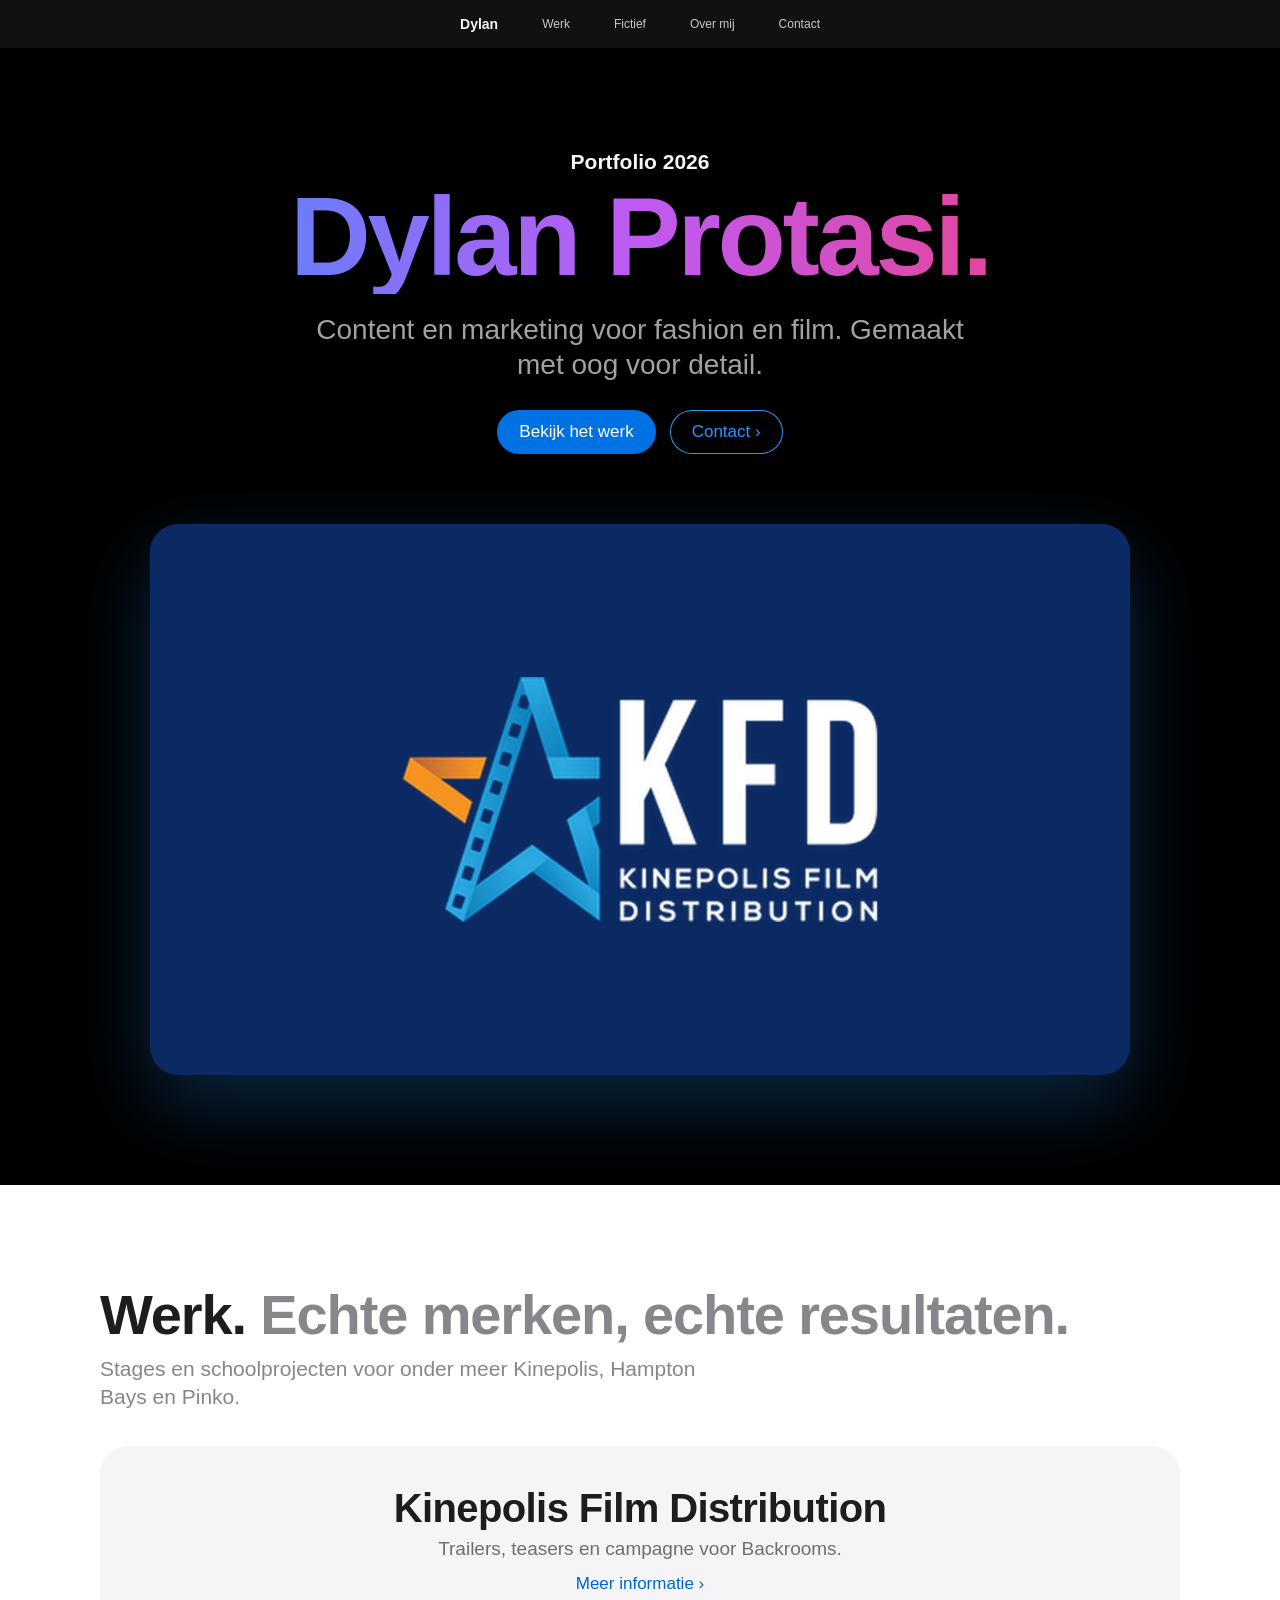
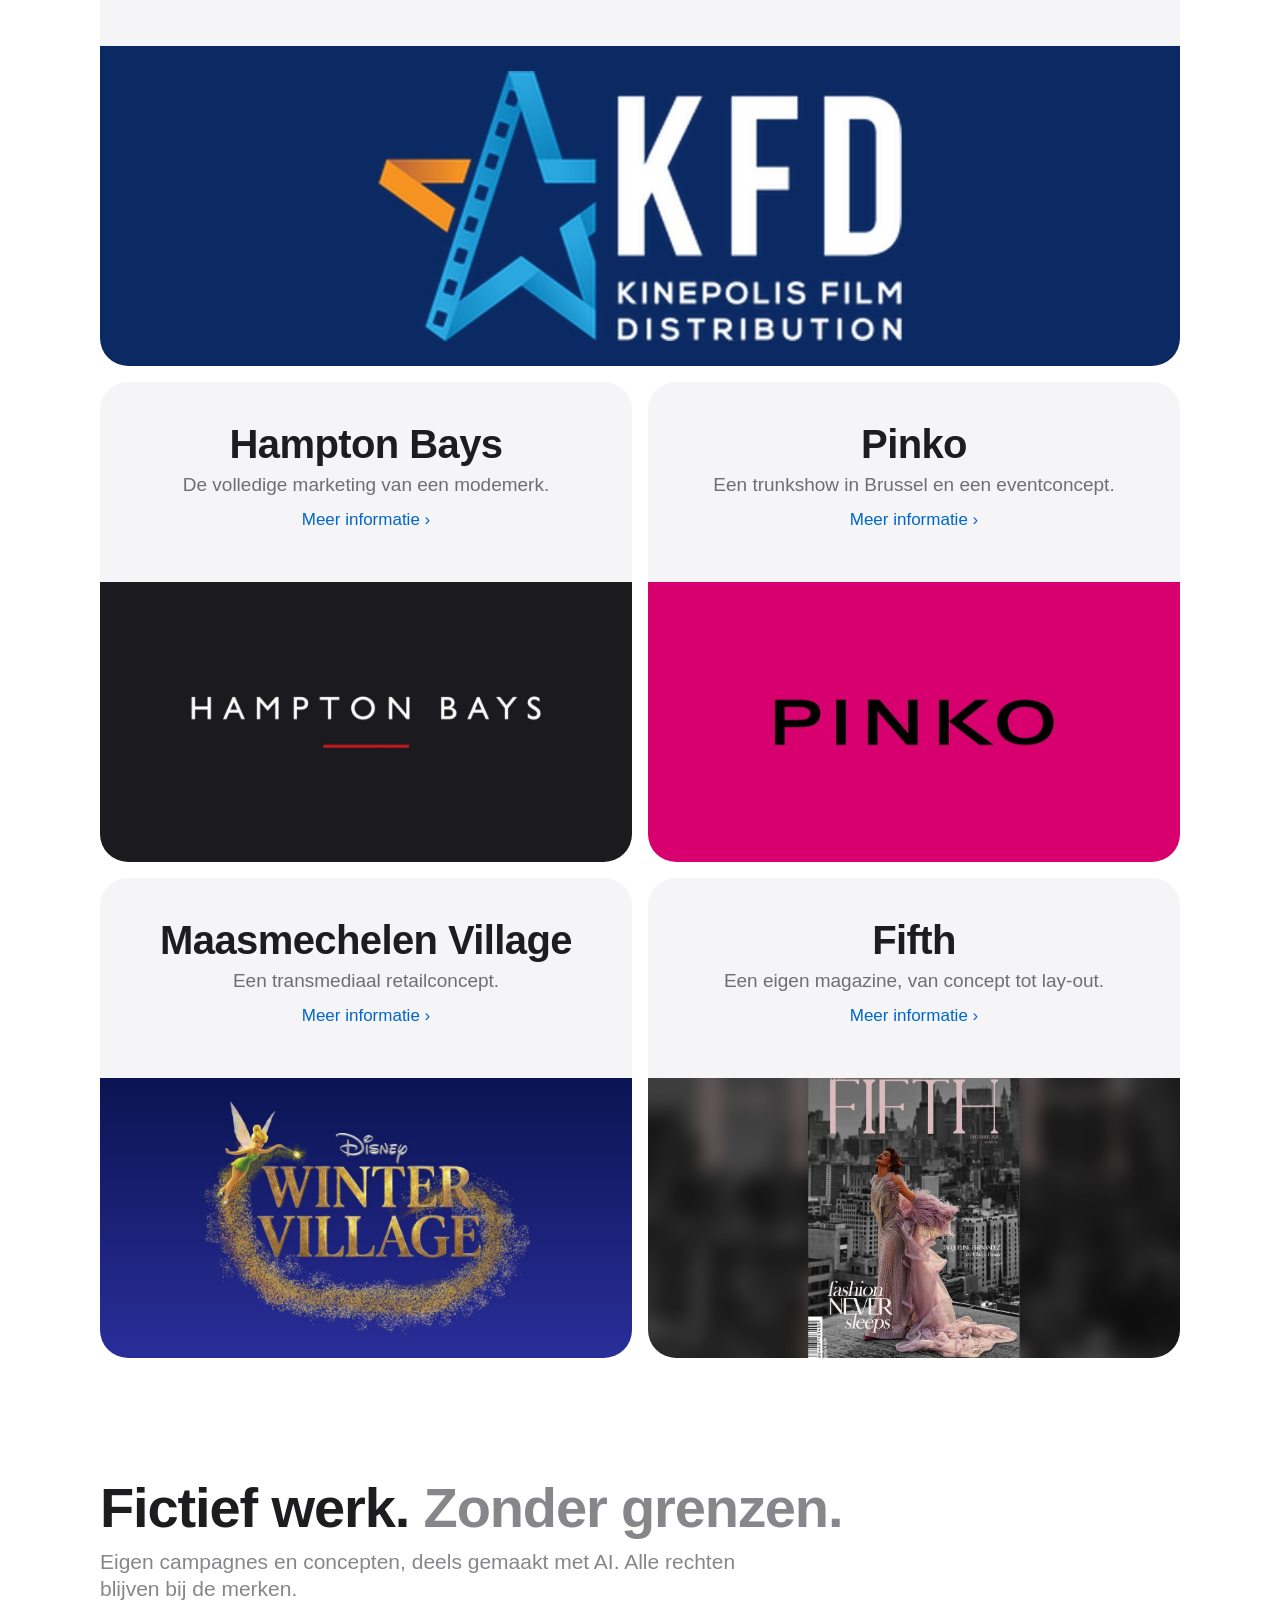
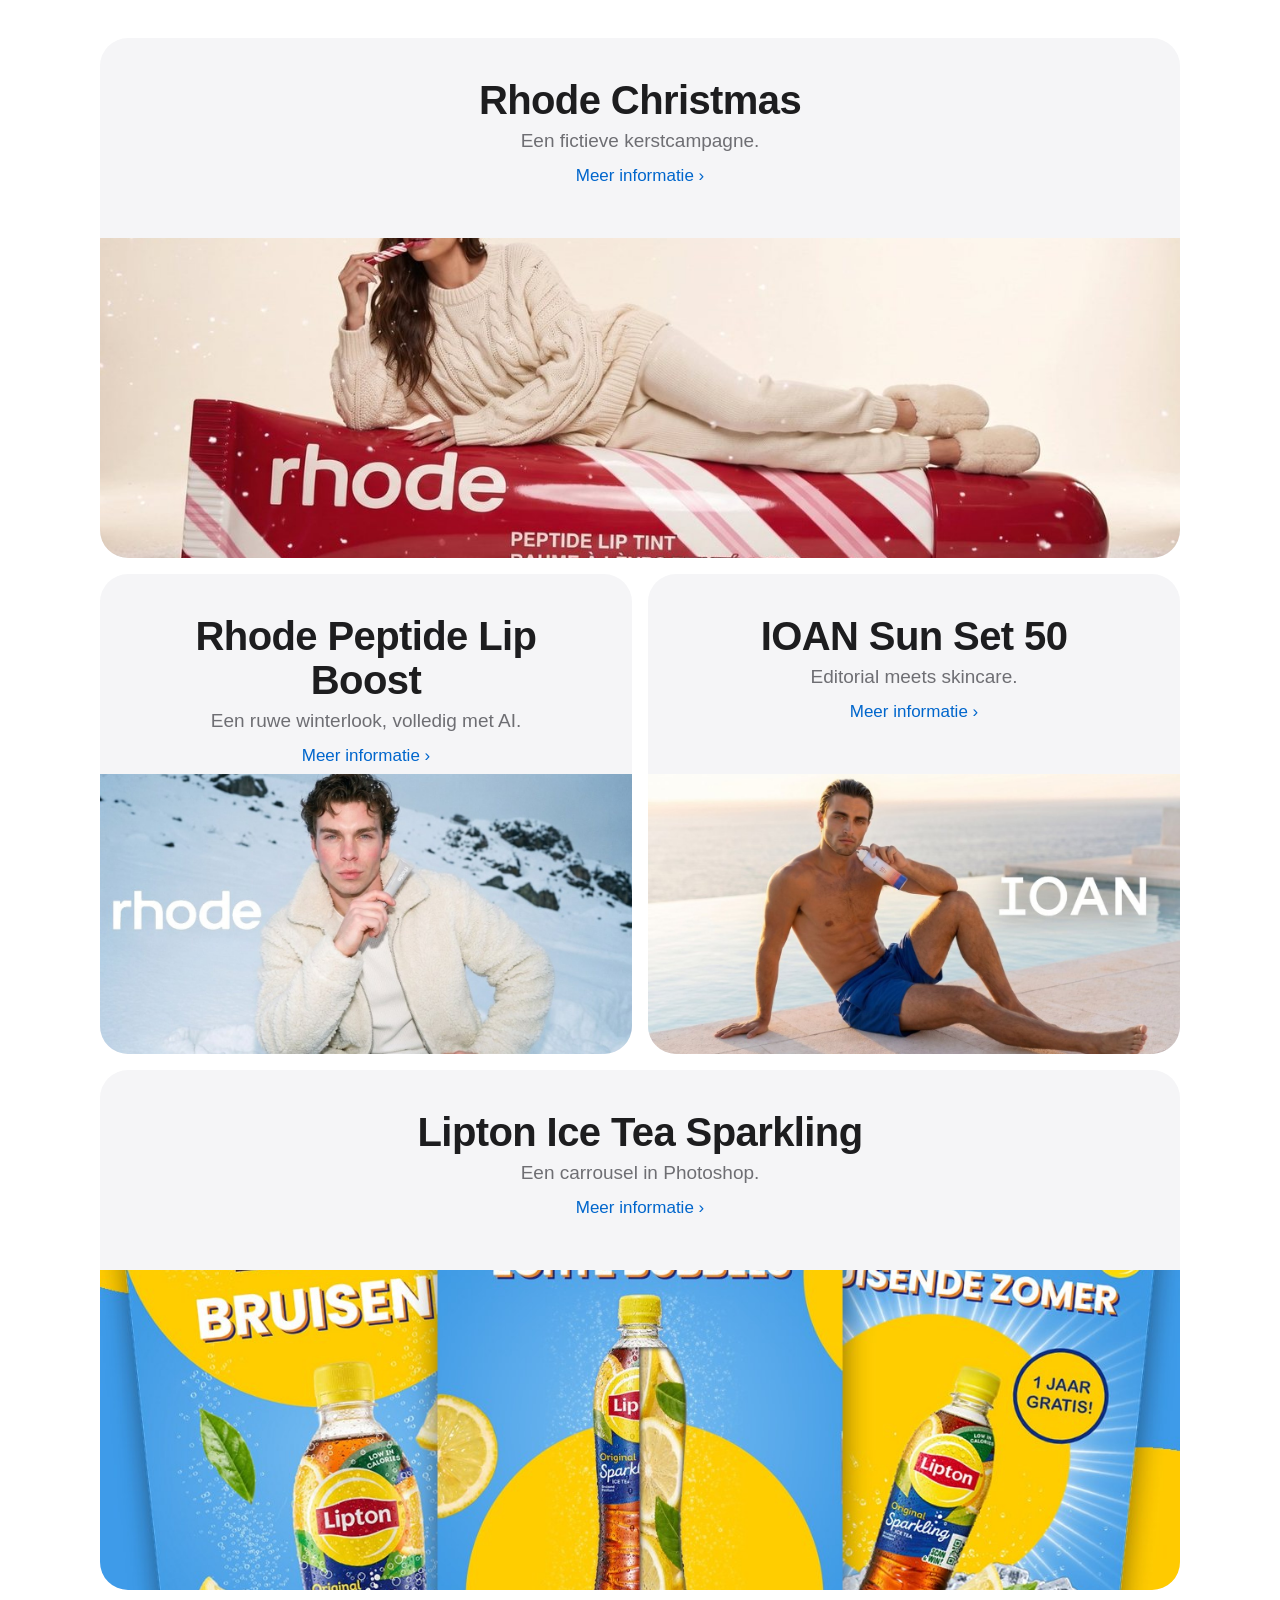
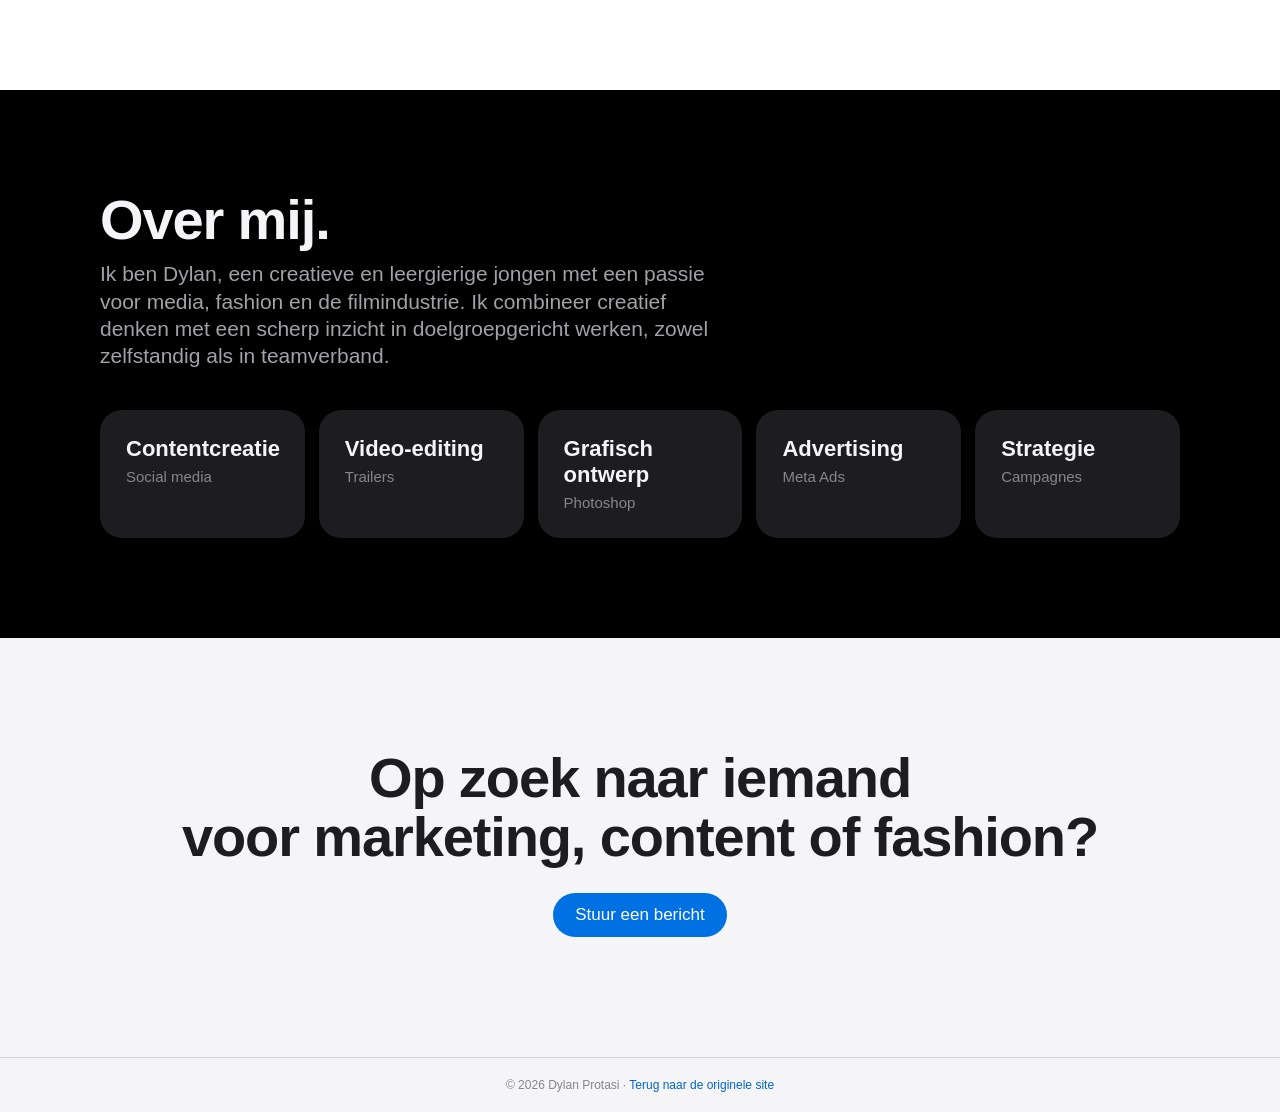
<file: apple.html>
<!DOCTYPE html><html lang="nl"><head><meta charset="utf-8"><meta name="viewport" content="width=device-width,initial-scale=1"><title>Dylan Protasi</title>
<style>
*{box-sizing:border-box;margin:0}html{scroll-behavior:smooth}
body{font-family:-apple-system,BlinkMacSystemFont,"SF Pro Display","Inter","Helvetica Neue",Arial,sans-serif;background:#fff;color:#1d1d1f;-webkit-font-smoothing:antialiased}
nav{position:fixed;top:0;left:0;right:0;height:48px;z-index:9;background:rgba(22,22,23,.8);backdrop-filter:saturate(180%) blur(20px);-webkit-backdrop-filter:saturate(180%) blur(20px);display:flex;justify-content:center;gap:clamp(18px,4vw,44px);align-items:center;font-size:12px}
nav a{color:#f5f5f7;opacity:.8;text-decoration:none}nav a:hover{opacity:1}nav .lg{font-weight:600;opacity:1;font-size:14px}
.hero{background:#000;color:#f5f5f7;text-align:center;padding:150px 20px 110px;overflow:hidden}
.hero .eb{font-size:21px;font-weight:600;color:#f5f5f7}
.hero h1{font-size:clamp(48px,10vw,112px);line-height:1.02;letter-spacing:-.03em;font-weight:700;margin:6px 0 18px;background:linear-gradient(90deg,#2997ff,#bf5af2 50%,#ff375f);-webkit-background-clip:text;background-clip:text;color:transparent}
.hero p{font-size:clamp(19px,2.6vw,28px);color:#a1a1a6;max-width:700px;margin:0 auto 28px;line-height:1.25}
.btns{display:flex;gap:14px;justify-content:center;flex-wrap:wrap}
.b{display:inline-block;padding:12px 22px;border-radius:980px;font-size:17px;text-decoration:none;background:#0071e3;color:#fff}.b:hover{background:#0077ed}.b.o{background:transparent;color:#2997ff;box-shadow:inset 0 0 0 1px #2997ff}
.hero .hi{margin:70px auto 0;max-width:980px;border-radius:28px;overflow:hidden;box-shadow:0 30px 80px rgba(41,151,255,.25)}.hero .hi img{width:100%;display:block}
section{padding:100px 20px 20px}.in{max-width:1080px;margin:0 auto}
h2{font-size:clamp(34px,5.5vw,56px);letter-spacing:-.02em;font-weight:700;line-height:1.07}h2 em{font-style:normal;color:#86868b}
.sub{font-size:21px;color:#86868b;margin:10px 0 36px;max-width:640px;line-height:1.3}
.grid{display:grid;grid-template-columns:repeat(2,1fr);gap:16px}
.card{position:relative;background:#f5f5f7;border-radius:28px;overflow:hidden;min-height:480px;text-decoration:none;color:inherit;display:flex;flex-direction:column;transition:transform .5s cubic-bezier(.2,.8,.2,1)}
.card:hover{transform:scale(1.015)}.card.wide{grid-column:1/-1;min-height:520px}
.ct{padding:40px 40px 0;text-align:center;z-index:1}.card h3{font-size:clamp(26px,3.4vw,40px);font-weight:700;letter-spacing:-.015em;line-height:1.1}.card p{font-size:19px;color:#6e6e73;margin-top:8px}.lm{display:inline-block;margin-top:14px;color:#0066cc;font-size:17px}
.card img{margin-top:auto;width:100%;height:280px;object-fit:cover;display:block}.card.wide img{height:320px}
.dark{background:#000;color:#f5f5f7;margin-top:80px;padding:100px 20px}.dark .sub{color:#a1a1a6}
.sk{display:grid;grid-template-columns:repeat(auto-fit,minmax(180px,1fr));gap:14px;margin-top:40px}.sk div{background:#1d1d1f;border-radius:22px;padding:26px}.sk b{display:block;font-size:22px;margin-bottom:6px}.sk span{color:#86868b;font-size:15px}
.ct2{text-align:center;padding:110px 20px 120px;background:#f5f5f7}.ct2 h2{margin-bottom:26px}
footer{font-size:12px;color:#86868b;padding:20px;text-align:center;background:#f5f5f7;border-top:1px solid #d2d2d7}
.rv{opacity:0;transform:translateY(40px);transition:opacity .9s,transform .9s cubic-bezier(.2,.8,.2,1)}.rv.on{opacity:1;transform:none}
@media(max-width:760px){.grid{grid-template-columns:1fr}.card,.card.wide{min-height:440px}.ct{padding:30px 24px 0}nav{font-size:11px;gap:16px}}
</style></head><body>
<nav><a class="lg" href="#top">Dylan</a><a href="#werk">Werk</a><a href="#fictief">Fictief</a><a href="#over">Over mij</a><a href="#contact">Contact</a></nav>
<div class="hero" id="top"><div class="eb">Portfolio 2026</div><h1>Dylan Protasi.</h1><p>Content en marketing voor fashion en film. Gemaakt met oog voor detail.</p><div class="btns"><a class="b" href="#werk">Bekijk het werk</a><a class="b o" href="#contact">Contact ›</a></div><div class="hi rv"><img src="img/bn-kinepolis.jpg" alt=""></div></div>
<section id="werk"><div class="in"><h2>Werk. <em>Echte merken, echte resultaten.</em></h2><p class="sub">Stages en schoolprojecten voor onder meer Kinepolis, Hampton Bays en Pinko.</p><div class="grid"><a class="card wide rv" href="index.html#/kinepolis"><div class="ct"><h3>Kinepolis Film Distribution</h3><p>Trailers, teasers en campagne voor Backrooms.</p><span class="lm">Meer informatie ›</span></div><img src="img/bn-kinepolis.jpg" alt=""></a><a class="card rv" href="index.html#/hampton"><div class="ct"><h3>Hampton Bays</h3><p>De volledige marketing van een modemerk.</p><span class="lm">Meer informatie ›</span></div><img src="img/bn-hampton.jpg" alt=""></a><a class="card rv" href="index.html#/pinko"><div class="ct"><h3>Pinko</h3><p>Een trunkshow in Brussel en een eventconcept.</p><span class="lm">Meer informatie ›</span></div><img src="img/bn-pinko.jpg" alt=""></a><a class="card rv" href="index.html#/disney"><div class="ct"><h3>Maasmechelen Village</h3><p>Een transmediaal retailconcept.</p><span class="lm">Meer informatie ›</span></div><img src="img/bn-disney.jpg" alt=""></a><a class="card rv" href="index.html#/fifth"><div class="ct"><h3>Fifth</h3><p>Een eigen magazine, van concept tot lay-out.</p><span class="lm">Meer informatie ›</span></div><img src="img/bn-fifth.jpg" alt=""></a></div></div></section>
<section id="fictief"><div class="in"><h2>Fictief werk. <em>Zonder grenzen.</em></h2><p class="sub">Eigen campagnes en concepten, deels gemaakt met AI. Alle rechten blijven bij de merken.</p><div class="grid"><a class="card wide rv" href="index.html#/rhode-xmas"><div class="ct"><h3>Rhode Christmas</h3><p>Een fictieve kerstcampagne.</p><span class="lm">Meer informatie ›</span></div><img src="img/bn-rhode-xmas.jpg" alt=""></a><a class="card rv" href="index.html#/rhode"><div class="ct"><h3>Rhode Peptide Lip Boost</h3><p>Een ruwe winterlook, volledig met AI.</p><span class="lm">Meer informatie ›</span></div><img src="img/bn-rhode.jpg" alt=""></a><a class="card rv" href="index.html#/ioan"><div class="ct"><h3>IOAN Sun Set 50</h3><p>Editorial meets skincare.</p><span class="lm">Meer informatie ›</span></div><img src="img/bn-ioan.jpg" alt=""></a><a class="card wide rv" href="index.html#/lipton"><div class="ct"><h3>Lipton Ice Tea Sparkling</h3><p>Een carrousel in Photoshop.</p><span class="lm">Meer informatie ›</span></div><img src="img/bn-lipton.jpg" alt=""></a></div></div></section>
<div class="dark" id="over"><div class="in"><h2>Over mij.</h2><p class="sub">Ik ben Dylan, een creatieve en leergierige jongen met een passie voor media, fashion en de filmindustrie. Ik combineer creatief denken met een scherp inzicht in doelgroepgericht werken, zowel zelfstandig als in teamverband.</p><div class="sk"><div><b>Contentcreatie</b><span>Social media</span></div><div><b>Video-editing</b><span>Trailers</span></div><div><b>Grafisch ontwerp</b><span>Photoshop</span></div><div><b>Advertising</b><span>Meta Ads</span></div><div><b>Strategie</b><span>Campagnes</span></div></div></div></div>
<div class="ct2" id="contact"><h2>Op zoek naar iemand<br>voor marketing, content of fashion?</h2><a class="b" href="mailto:dylan.protasi@gmail.com">Stuur een bericht</a></div>
<footer>© 2026 Dylan Protasi · <a href="index.html" style="color:#06c;text-decoration:none">Terug naar de originele site</a></footer>
<script>var io=new IntersectionObserver(function(e){e.forEach(function(x){if(x.isIntersecting){x.target.classList.add('on');io.unobserve(x.target)}})},{threshold:.1});document.querySelectorAll('.rv').forEach(function(n){io.observe(n)})</script>
</body></html>
</file>
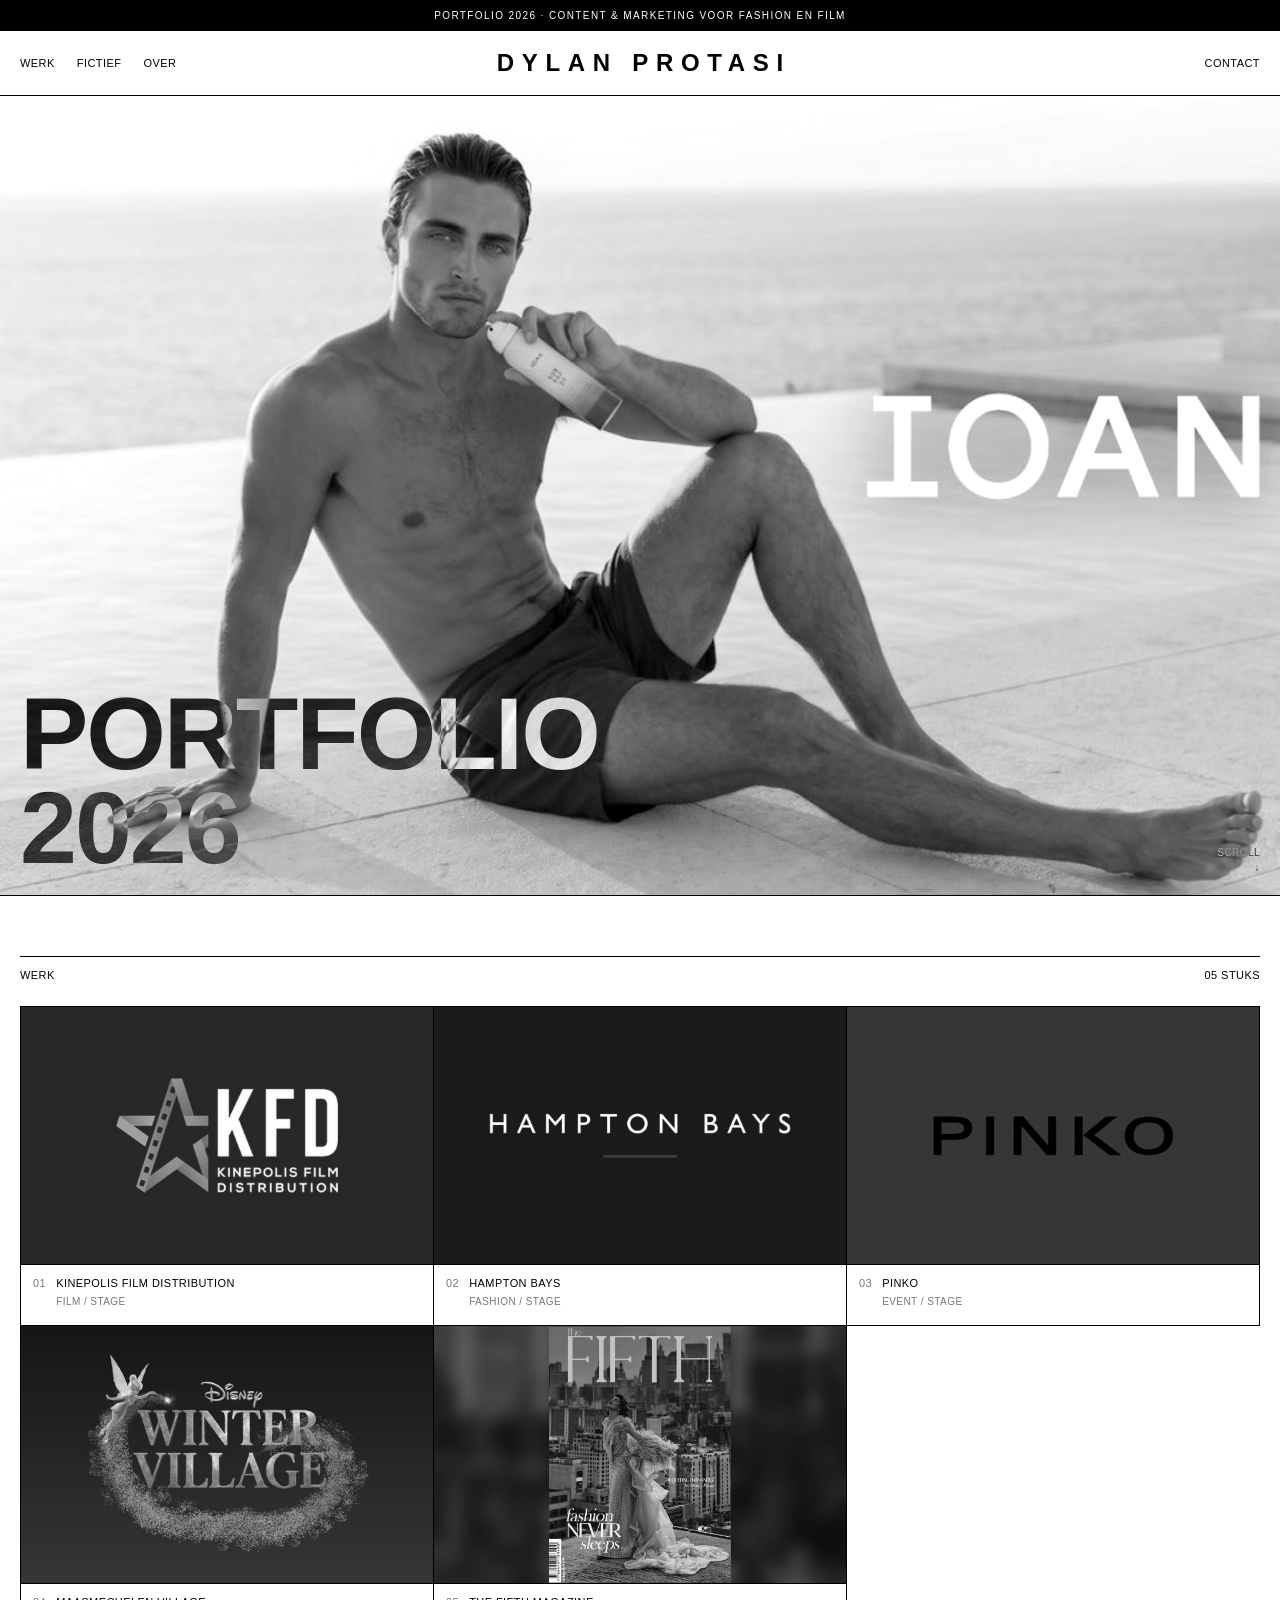
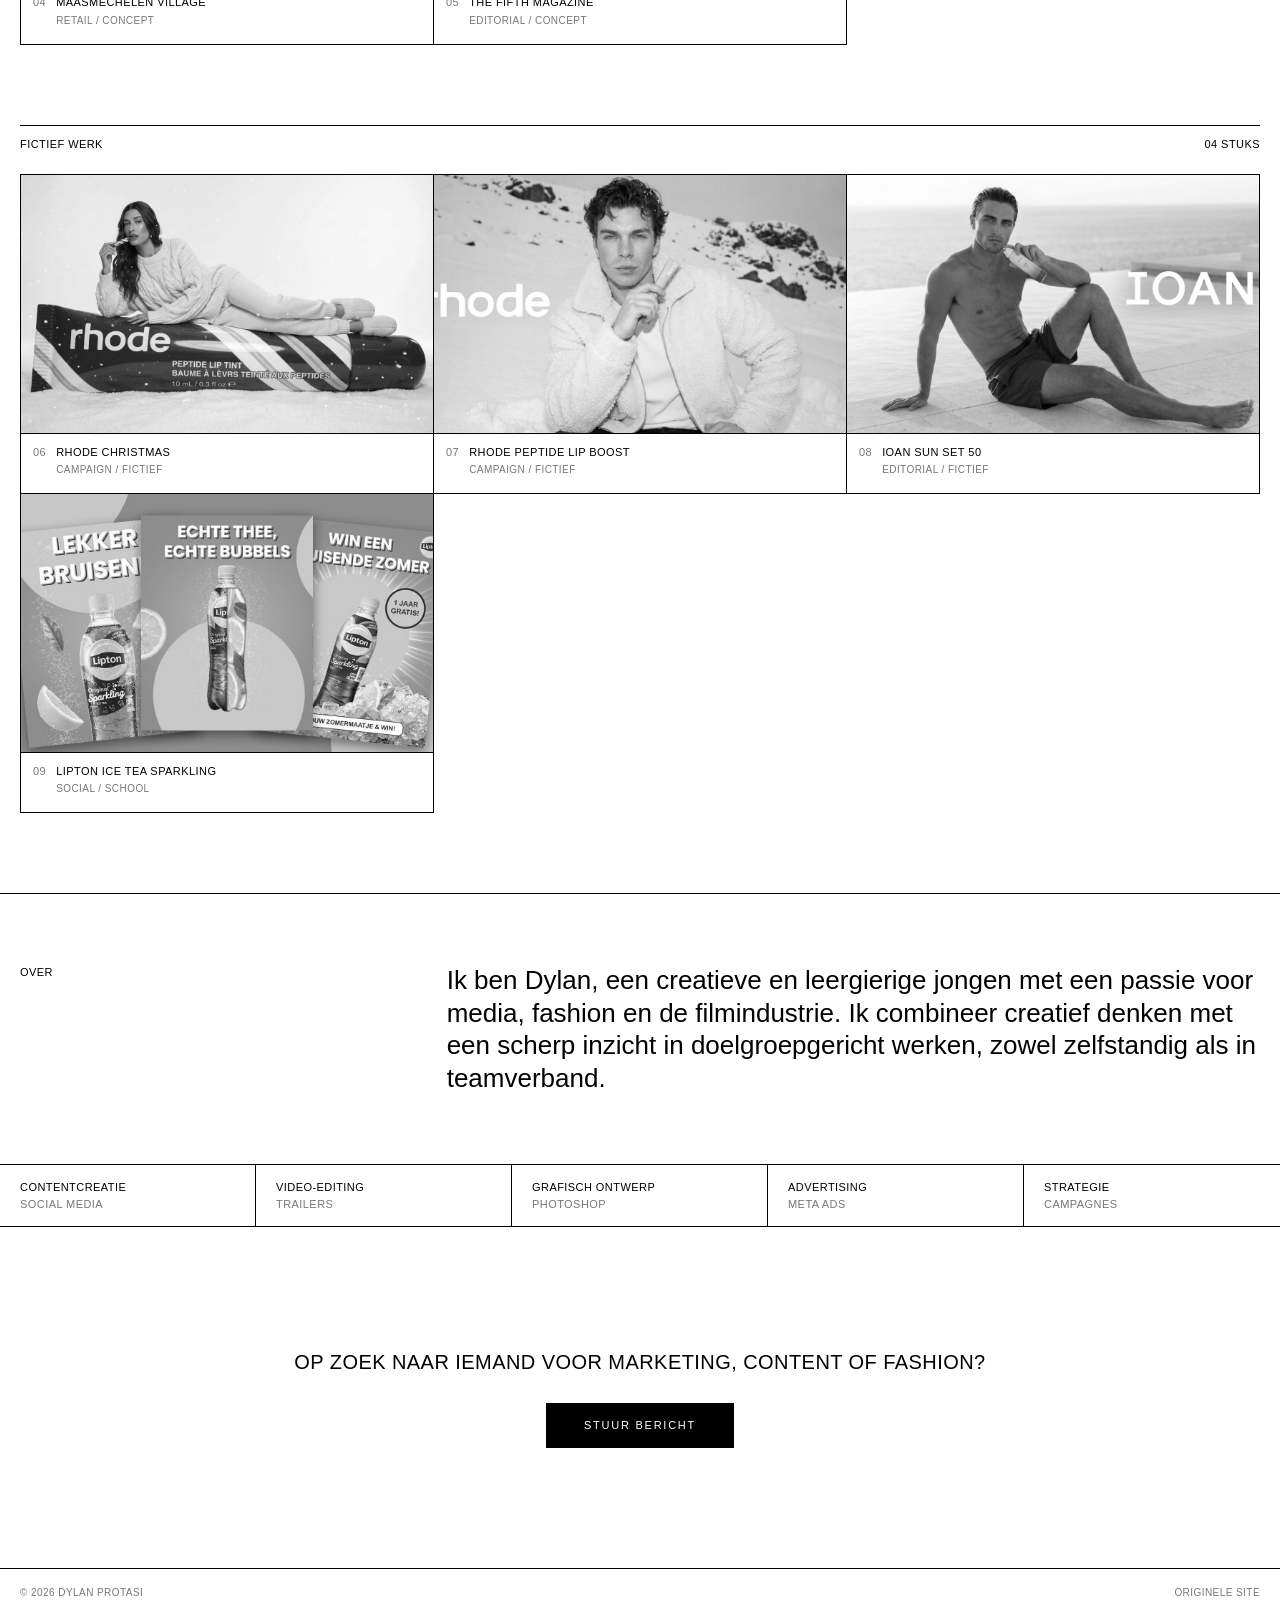
<file: balenciaga.html>
<!DOCTYPE html><html lang="nl"><head><meta charset="utf-8"><meta name="viewport" content="width=device-width,initial-scale=1"><title>DYLAN PROTASI</title>
<style>
*{box-sizing:border-box;margin:0;padding:0}html{scroll-behavior:smooth}
body{background:#fff;color:#000;font-family:"Helvetica Neue",Helvetica,Arial,sans-serif;font-size:11px;letter-spacing:.04em;text-transform:uppercase;line-height:1.5;-webkit-font-smoothing:antialiased}
a{color:inherit;text-decoration:none}
.top{background:#000;color:#fff;text-align:center;padding:8px;font-size:10px;letter-spacing:.14em}
header{position:sticky;top:0;z-index:9;background:#fff;display:grid;grid-template-columns:1fr auto 1fr;align-items:center;padding:14px 20px;border-bottom:1px solid #000}
header nav{display:flex;gap:22px}header nav a:hover{text-decoration:underline;text-underline-offset:4px}
.logo{font-size:clamp(15px,2.4vw,24px);font-weight:700;letter-spacing:.32em;margin-right:-.32em}
header .r{text-align:right}
.hero{position:relative;height:calc(100vh - 100px);min-height:520px;background:#cfcfcf;overflow:hidden;border-bottom:1px solid #000}
.hero img{width:100%;height:100%;object-fit:cover;filter:grayscale(1) contrast(1.05);display:block}
.hero .cap{position:absolute;left:20px;bottom:20px;color:#fff;mix-blend-mode:difference;font-size:clamp(34px,8vw,120px);font-weight:700;line-height:.92;letter-spacing:-.02em}
.hero .sm{position:absolute;right:20px;bottom:20px;color:#fff;mix-blend-mode:difference;text-align:right;font-size:10px}
.sec{padding:60px 20px 20px}.hd{display:flex;justify-content:space-between;border-top:1px solid #000;padding-top:10px;margin-bottom:22px;font-size:11px}
.grid{display:grid;grid-template-columns:repeat(3,1fr);border-top:1px solid #000;border-left:1px solid #000}
.it{background:#fff;display:block;border-right:1px solid #000;border-bottom:1px solid #000}.im{aspect-ratio:16/10;background:#ececec;overflow:hidden;display:grid;place-items:center}
.im img{width:100%;height:100%;object-fit:cover;filter:grayscale(1);transition:filter .3s,transform .6s}
.it:hover .im img{filter:none;transform:scale(1.03)}
.mt{display:grid;grid-template-columns:auto 1fr;gap:2px 10px;padding:10px 12px 16px;border-top:1px solid #000}
.mt b{font-weight:400;font-size:11px}.mt em{grid-column:2;font-style:normal;color:#777;font-size:10px}.mt span{color:#777}
.txt{display:grid;grid-template-columns:1fr 2fr;gap:20px;padding:70px 20px;border-top:1px solid #000;margin-top:60px}
.txt p{font-size:clamp(16px,2.2vw,26px);line-height:1.25;letter-spacing:0;text-transform:none;max-width:900px}
.sk{display:grid;grid-template-columns:repeat(5,1fr);border-top:1px solid #000;border-bottom:1px solid #000}.sk div{padding:14px 20px;border-right:1px solid #000}.sk div:last-child{border:0}.sk b{font-weight:400;display:block}.sk span{color:#777}
.ct{text-align:center;padding:120px 20px}.ct h2{font-weight:400;font-size:clamp(14px,2vw,20px);margin-bottom:26px}
.bt{display:inline-block;background:#000;color:#fff;padding:14px 38px;font-size:11px;letter-spacing:.16em}.bt:hover{background:#fff;color:#000;box-shadow:inset 0 0 0 1px #000}
footer{border-top:1px solid #000;display:flex;justify-content:space-between;padding:16px 20px;font-size:10px;color:#777}
@media(max-width:900px){.grid{grid-template-columns:1fr 1fr}.txt{grid-template-columns:1fr}.sk{grid-template-columns:1fr 1fr}header{grid-template-columns:1fr;gap:10px;justify-items:center}header .r{display:none}.sk div{border-bottom:1px solid #000}}
</style></head><body>
<div class="top">Portfolio 2026 · Content &amp; marketing voor fashion en film</div>
<header><nav><a href="#werk">Werk</a><a href="#fictief">Fictief</a><a href="#over">Over</a></nav><a class="logo" href="#">DYLAN PROTASI</a><nav class="r" style="justify-content:flex-end"><a href="#contact">Contact</a></nav></header>
<div class="hero"><img src="img/bn-ioan.jpg" alt=""><div class="cap">PORTFOLIO<br>2026</div><div class="sm">Scroll<br>↓</div></div>
<section class="sec" id="werk"><div class="hd"><span>Werk</span><span>05 stuks</span></div><div class="grid"><a class="it" href="index.html#/kinepolis"><div class="im"><img src="img/bn-kinepolis.jpg" alt=""></div><div class="mt"><span>01</span><b>KINEPOLIS FILM DISTRIBUTION</b><em>FILM / STAGE</em></div></a><a class="it" href="index.html#/hampton"><div class="im"><img src="img/bn-hampton.jpg" alt=""></div><div class="mt"><span>02</span><b>HAMPTON BAYS</b><em>FASHION / STAGE</em></div></a><a class="it" href="index.html#/pinko"><div class="im"><img src="img/bn-pinko.jpg" alt=""></div><div class="mt"><span>03</span><b>PINKO</b><em>EVENT / STAGE</em></div></a><a class="it" href="index.html#/disney"><div class="im"><img src="img/bn-disney.jpg" alt=""></div><div class="mt"><span>04</span><b>MAASMECHELEN VILLAGE</b><em>RETAIL / CONCEPT</em></div></a><a class="it" href="index.html#/fifth"><div class="im"><img src="img/bn-fifth.jpg" alt=""></div><div class="mt"><span>05</span><b>THE FIFTH MAGAZINE</b><em>EDITORIAL / CONCEPT</em></div></a></div></section>
<section class="sec" id="fictief"><div class="hd"><span>Fictief werk</span><span>04 stuks</span></div><div class="grid"><a class="it" href="index.html#/rhode-xmas"><div class="im"><img src="img/bn-rhode-xmas.jpg" alt=""></div><div class="mt"><span>06</span><b>RHODE CHRISTMAS</b><em>CAMPAIGN / FICTIEF</em></div></a><a class="it" href="index.html#/rhode"><div class="im"><img src="img/bn-rhode.jpg" alt=""></div><div class="mt"><span>07</span><b>RHODE PEPTIDE LIP BOOST</b><em>CAMPAIGN / FICTIEF</em></div></a><a class="it" href="index.html#/ioan"><div class="im"><img src="img/bn-ioan.jpg" alt=""></div><div class="mt"><span>08</span><b>IOAN SUN SET 50</b><em>EDITORIAL / FICTIEF</em></div></a><a class="it" href="index.html#/lipton"><div class="im"><img src="img/bn-lipton.jpg" alt=""></div><div class="mt"><span>09</span><b>LIPTON ICE TEA SPARKLING</b><em>SOCIAL / SCHOOL</em></div></a></div></section>
<div class="txt" id="over"><span>Over</span><p>Ik ben Dylan, een creatieve en leergierige jongen met een passie voor media, fashion en de filmindustrie. Ik combineer creatief denken met een scherp inzicht in doelgroepgericht werken, zowel zelfstandig als in teamverband.</p></div>
<div class="sk"><div><b>Contentcreatie</b><span>Social media</span></div><div><b>Video-editing</b><span>Trailers</span></div><div><b>Grafisch ontwerp</b><span>Photoshop</span></div><div><b>Advertising</b><span>Meta Ads</span></div><div><b>Strategie</b><span>Campagnes</span></div></div>
<div class="ct" id="contact"><h2>Op zoek naar iemand voor marketing, content of fashion?</h2><a class="bt" href="mailto:dylan.protasi@gmail.com">Stuur bericht</a></div>
<footer><span>© 2026 Dylan Protasi</span><a href="index.html">Originele site</a></footer>
</body></html>
</file>
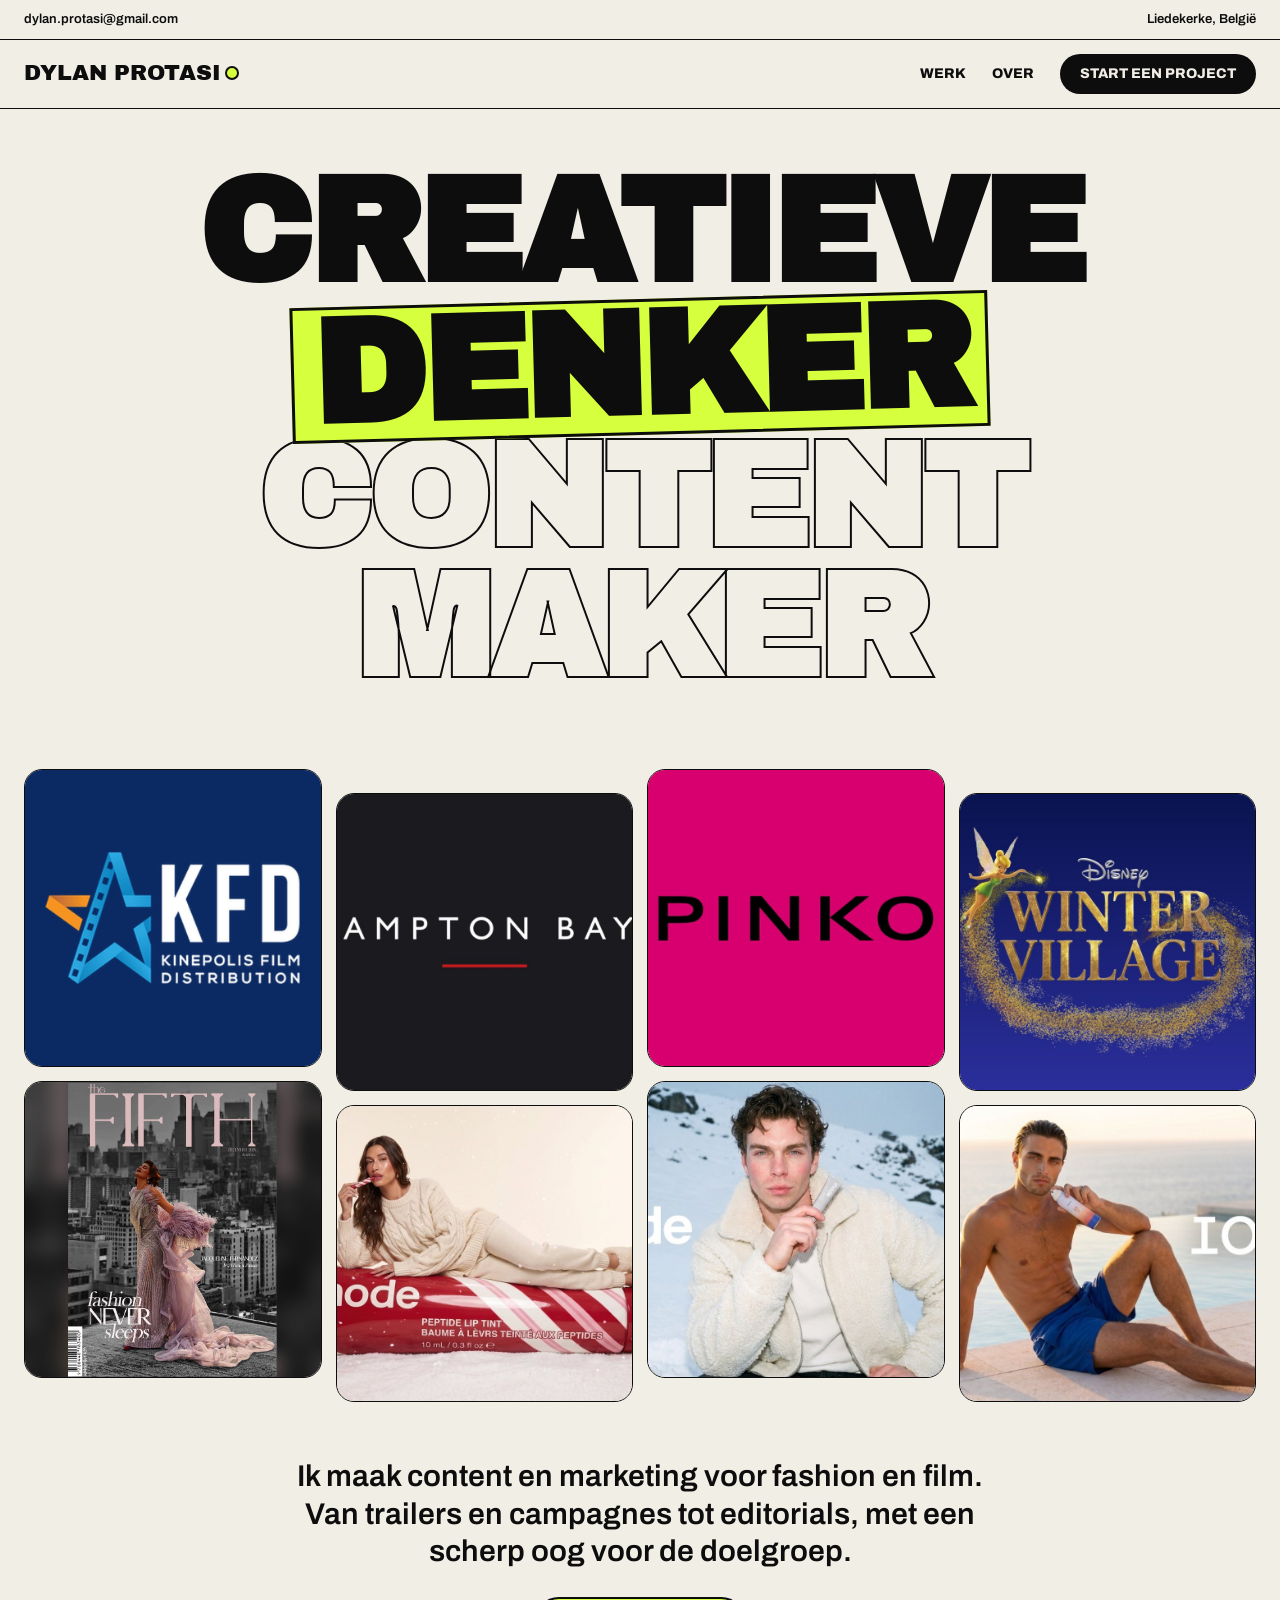
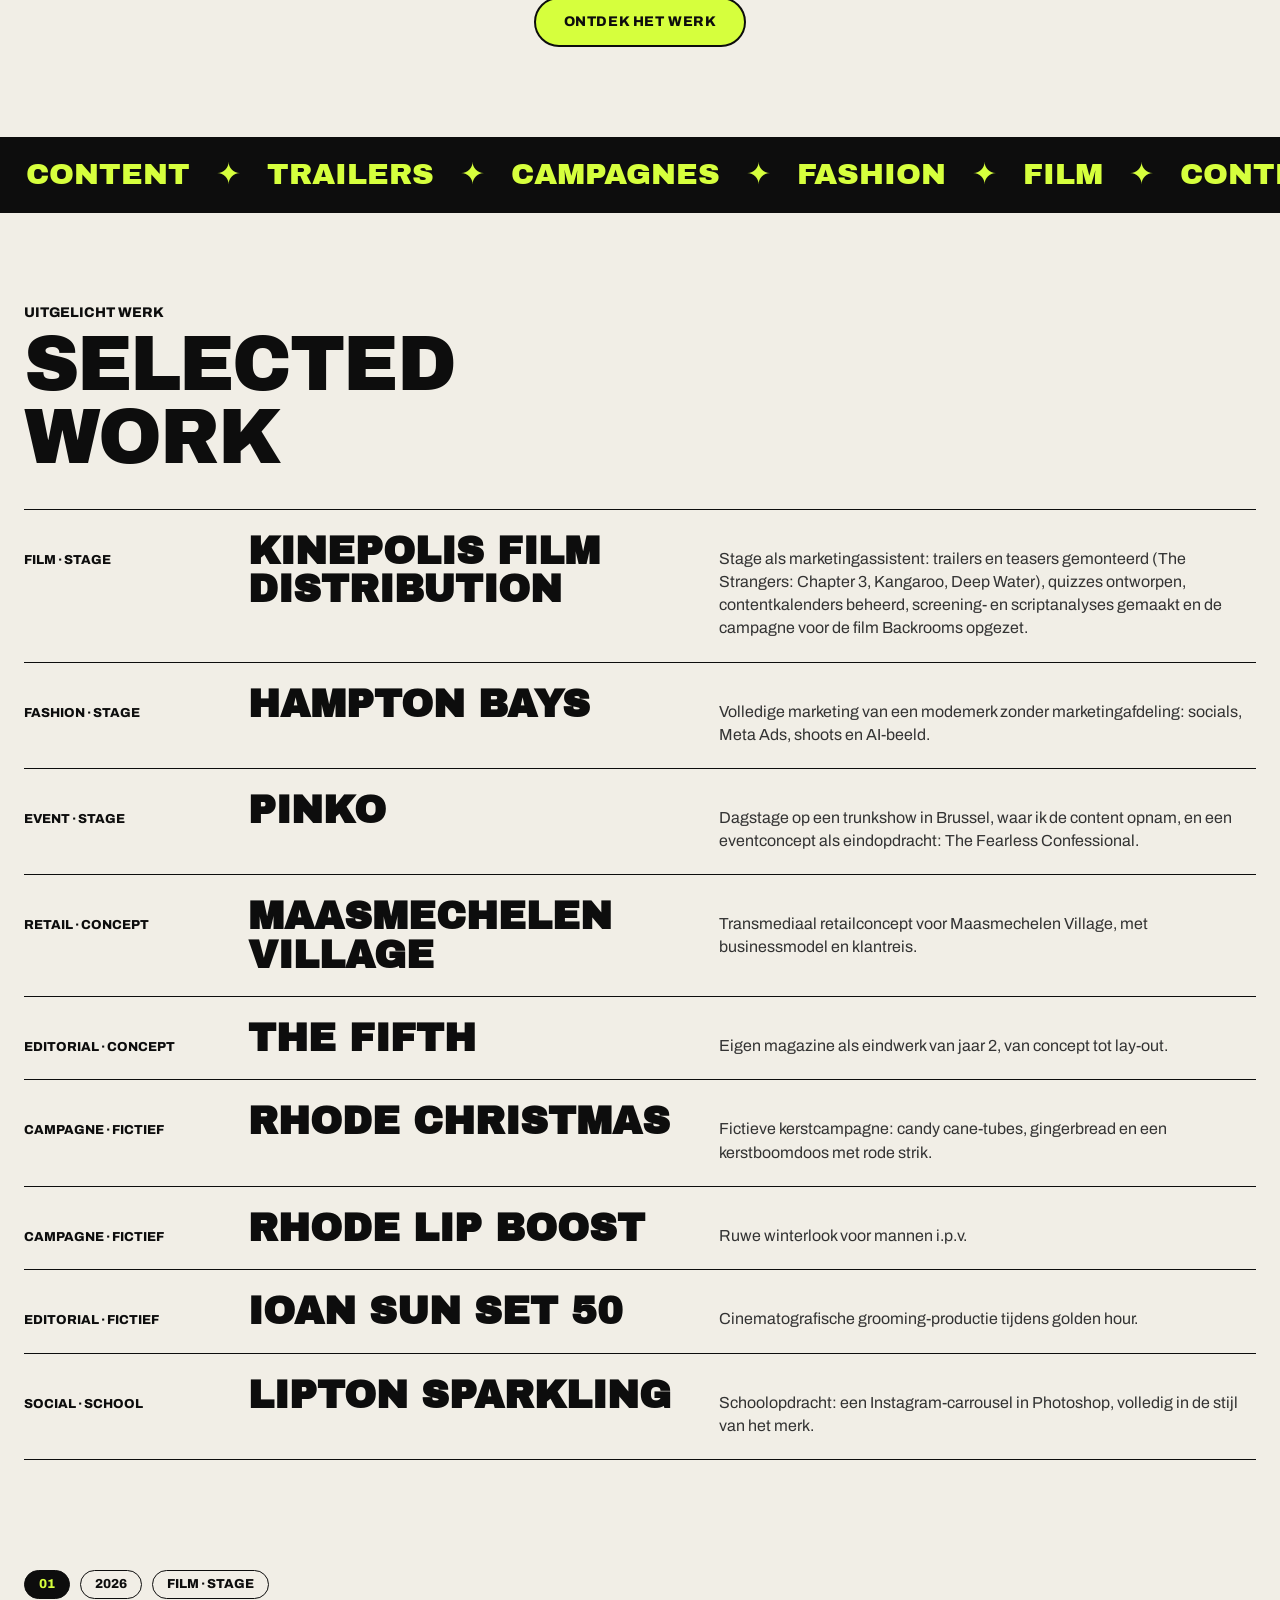
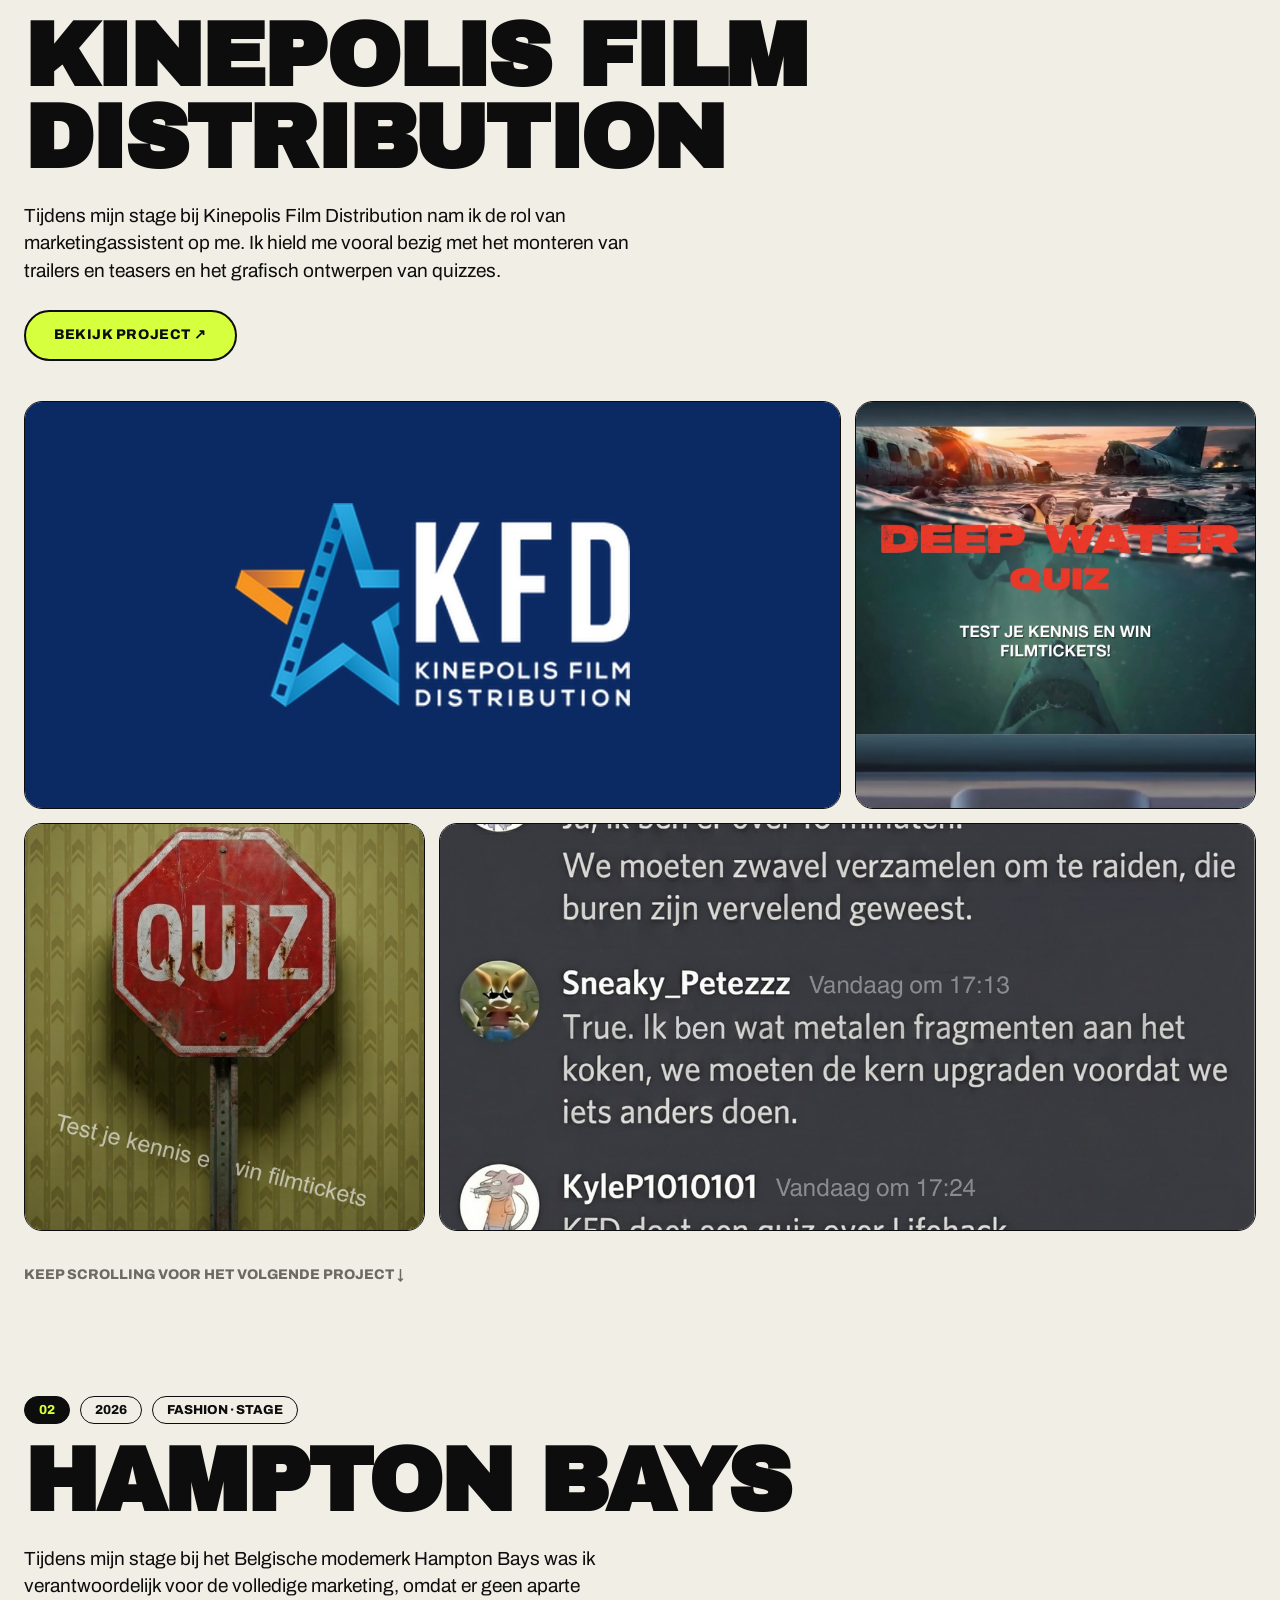
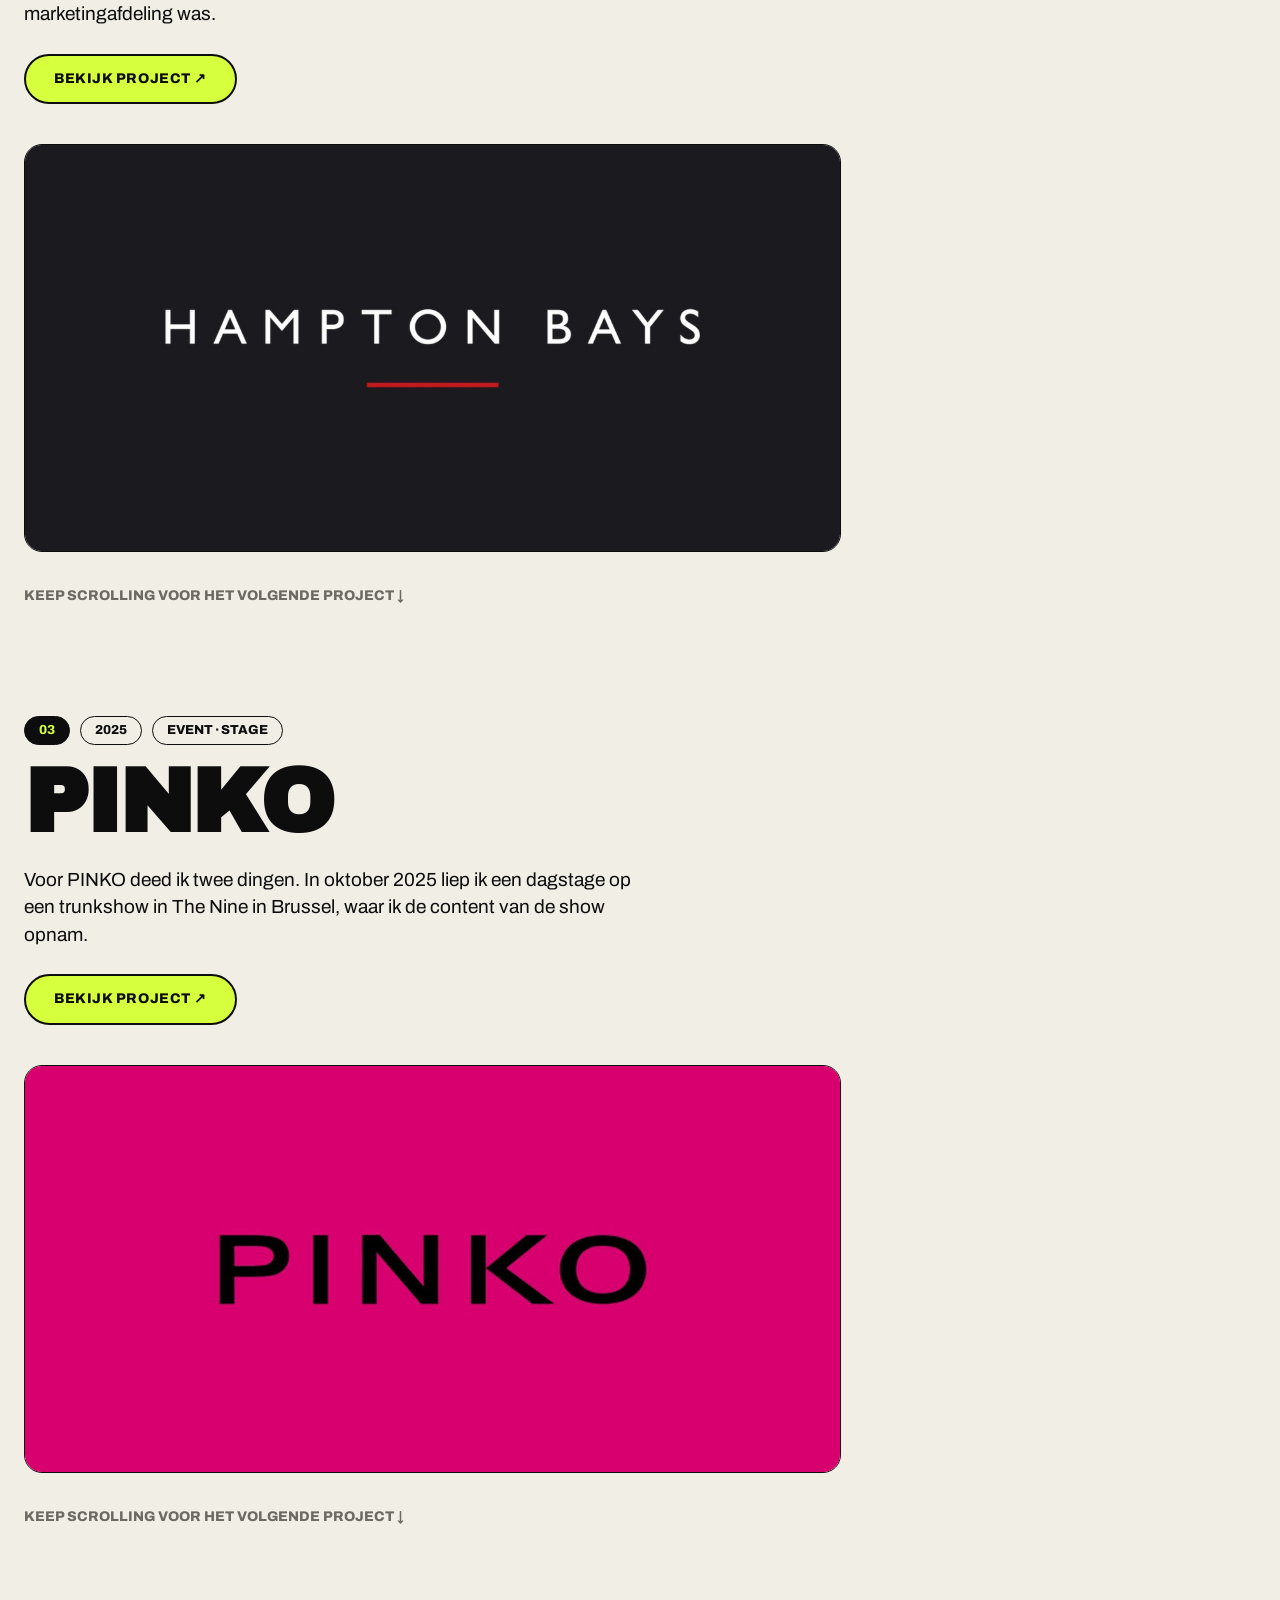
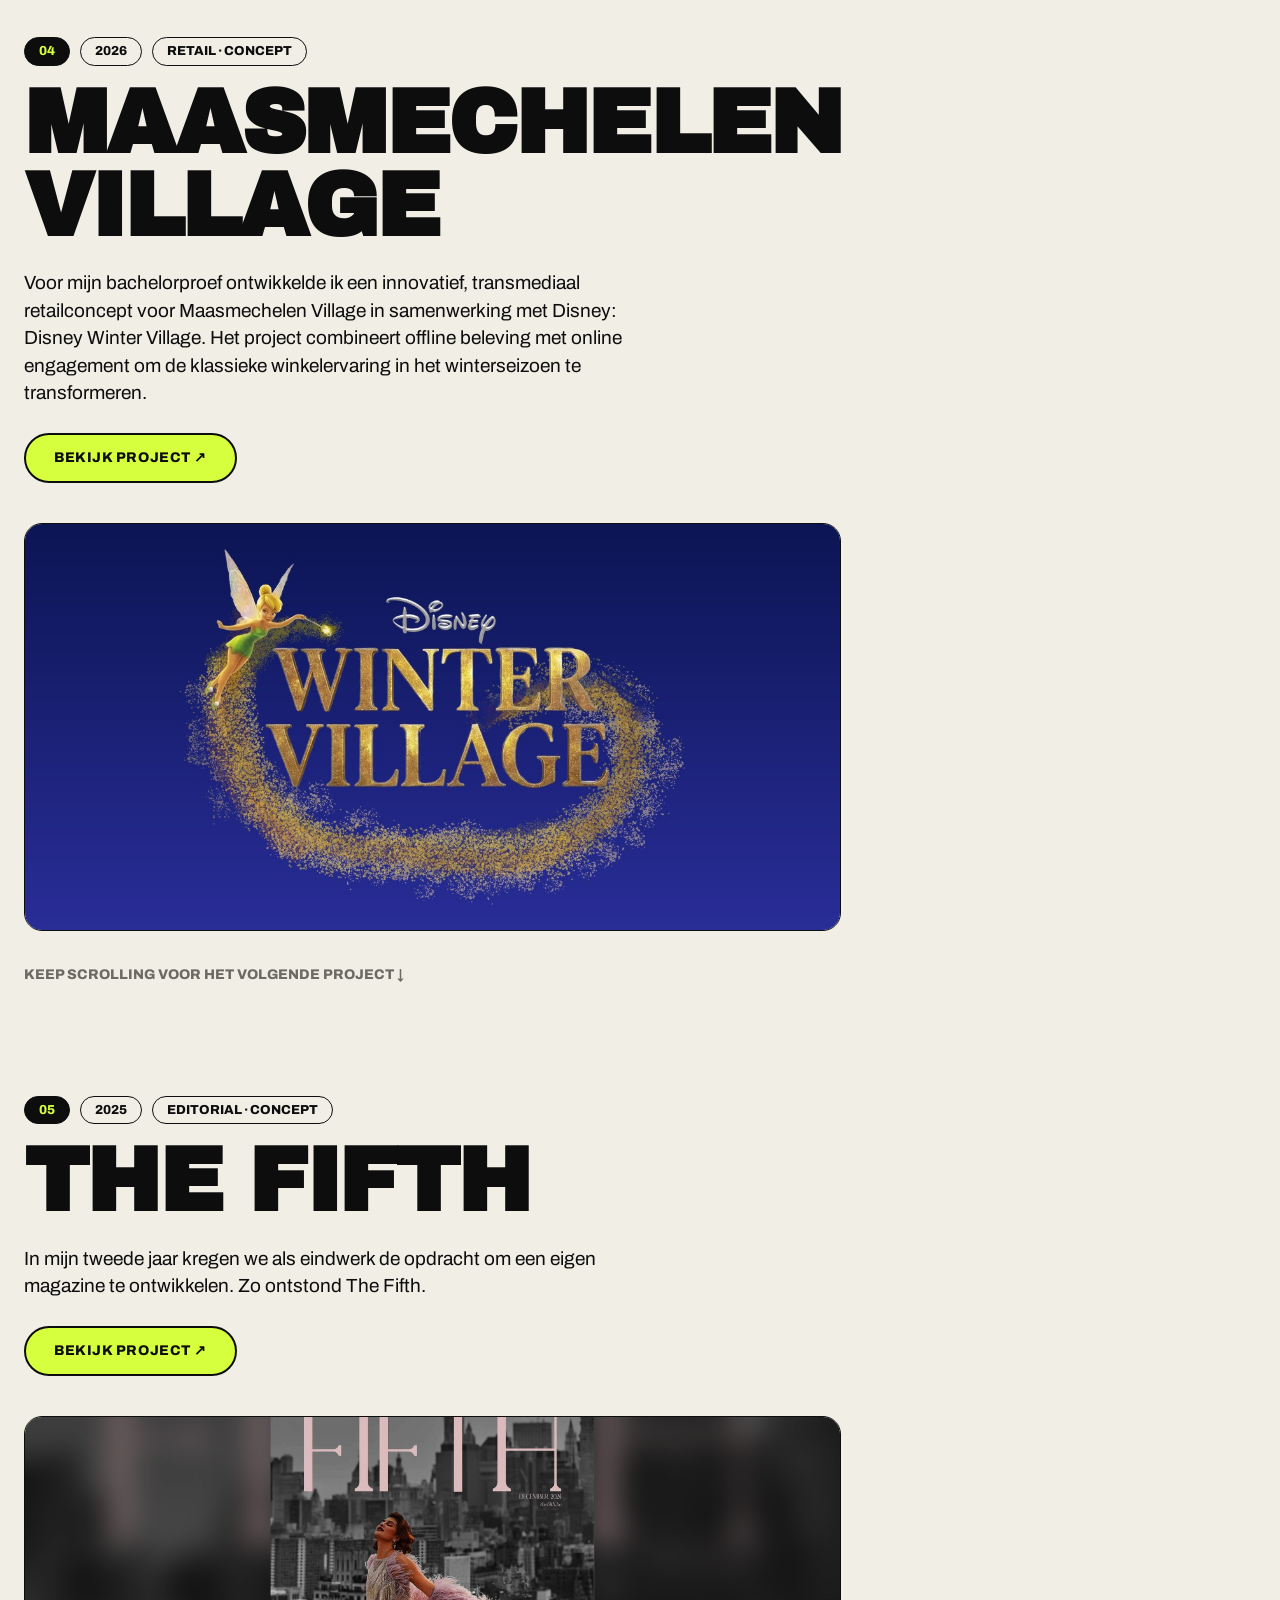
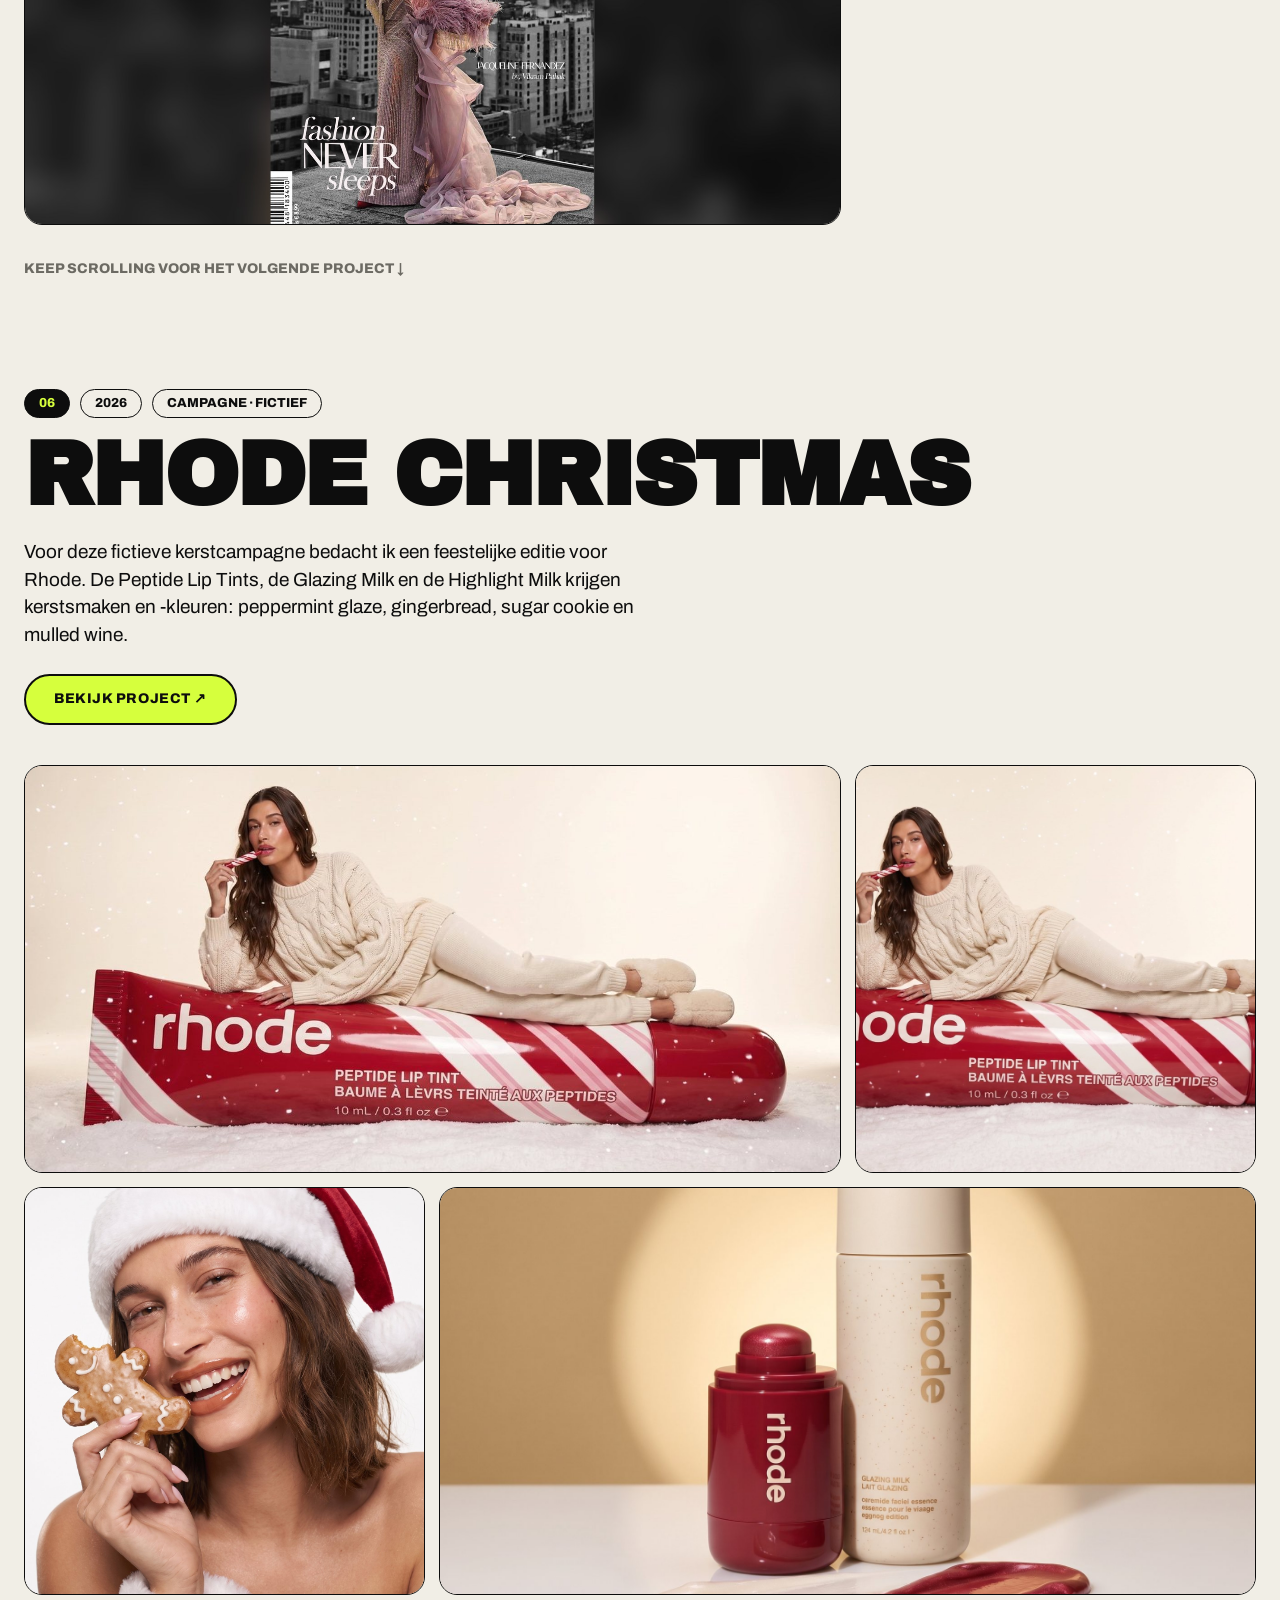
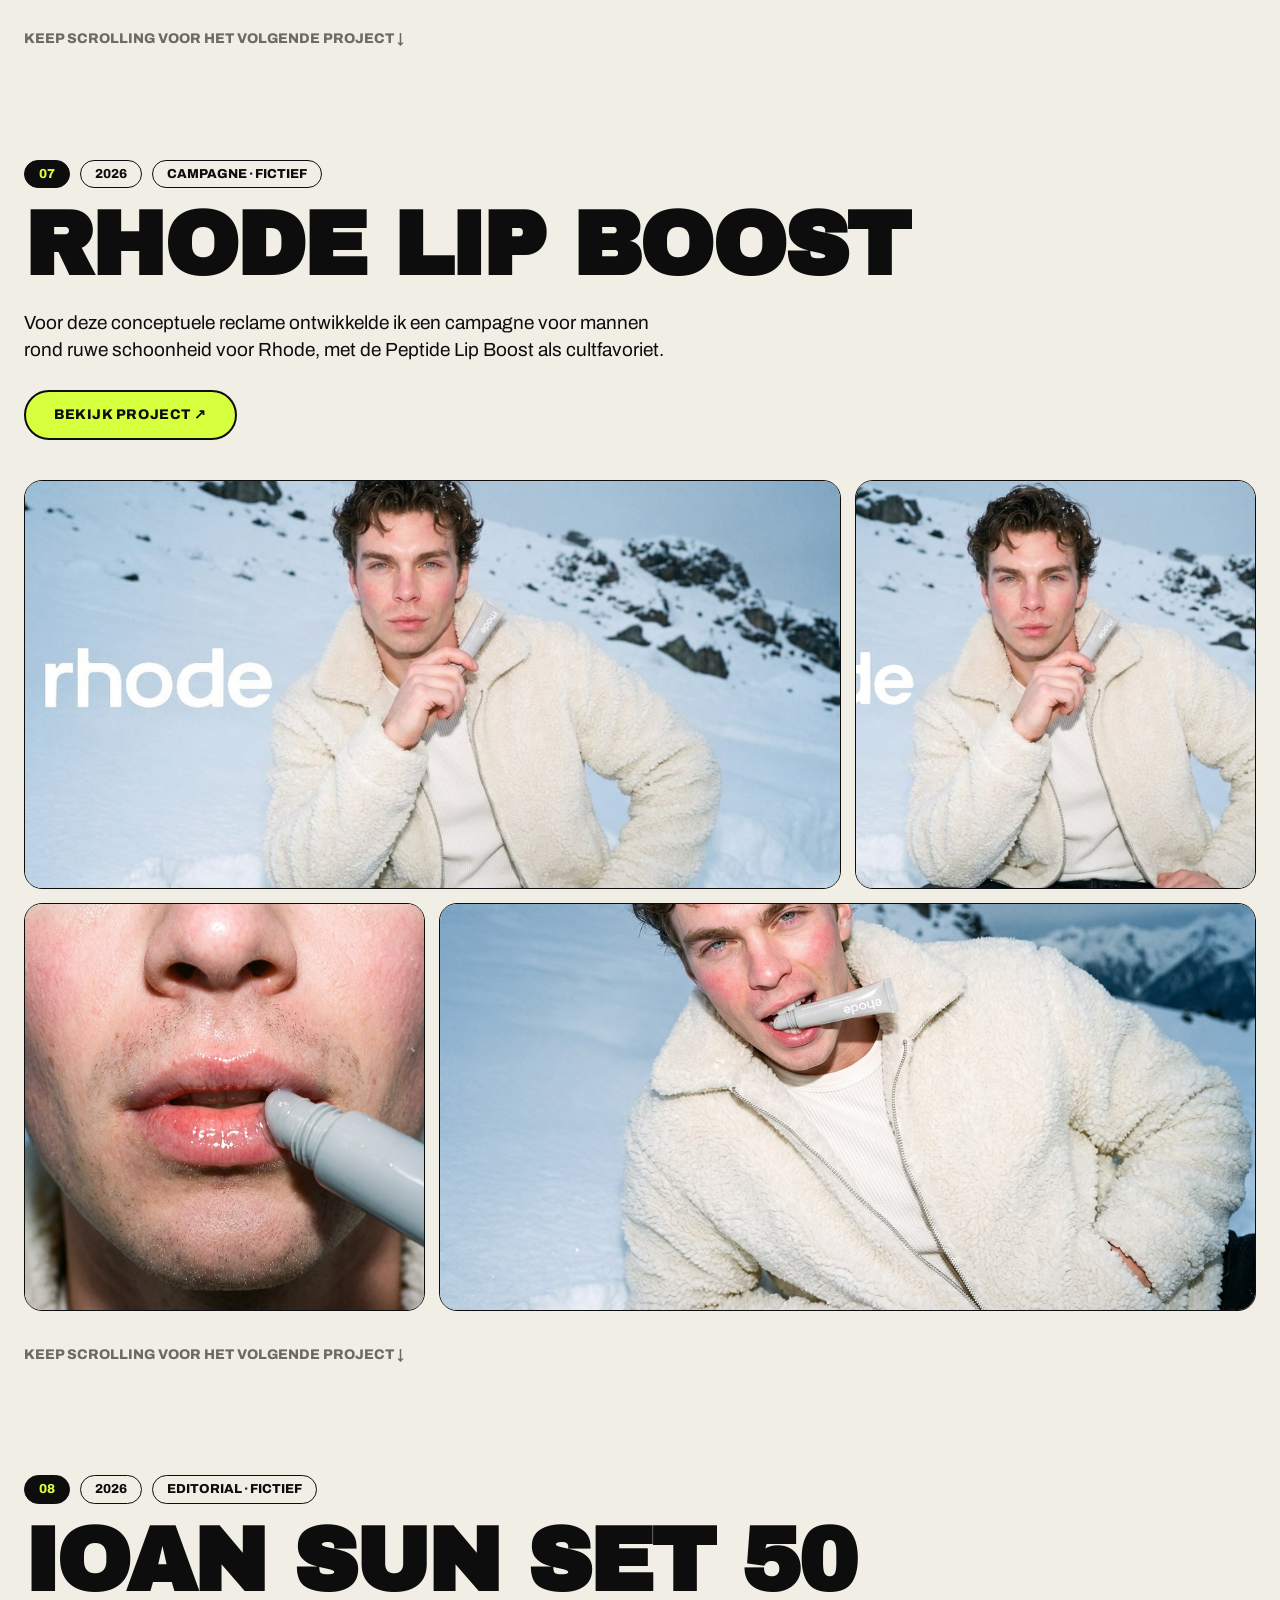
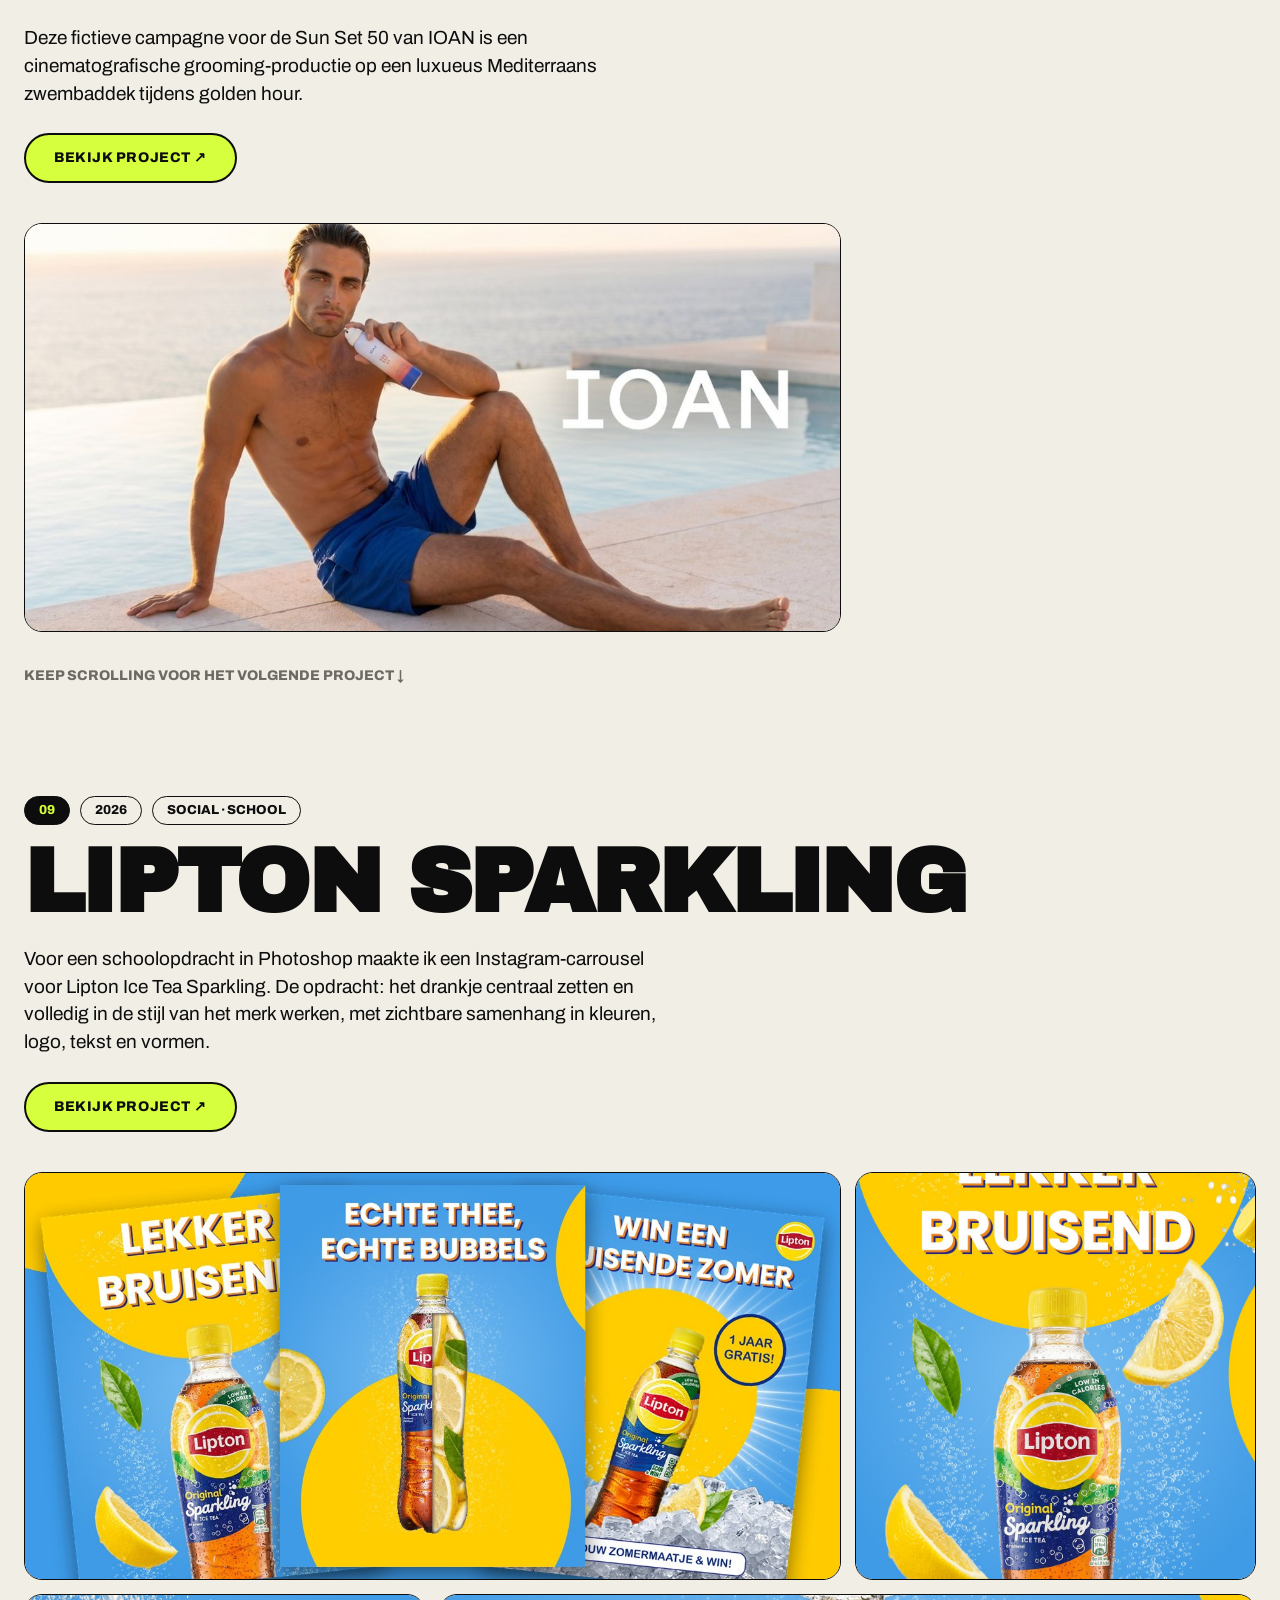
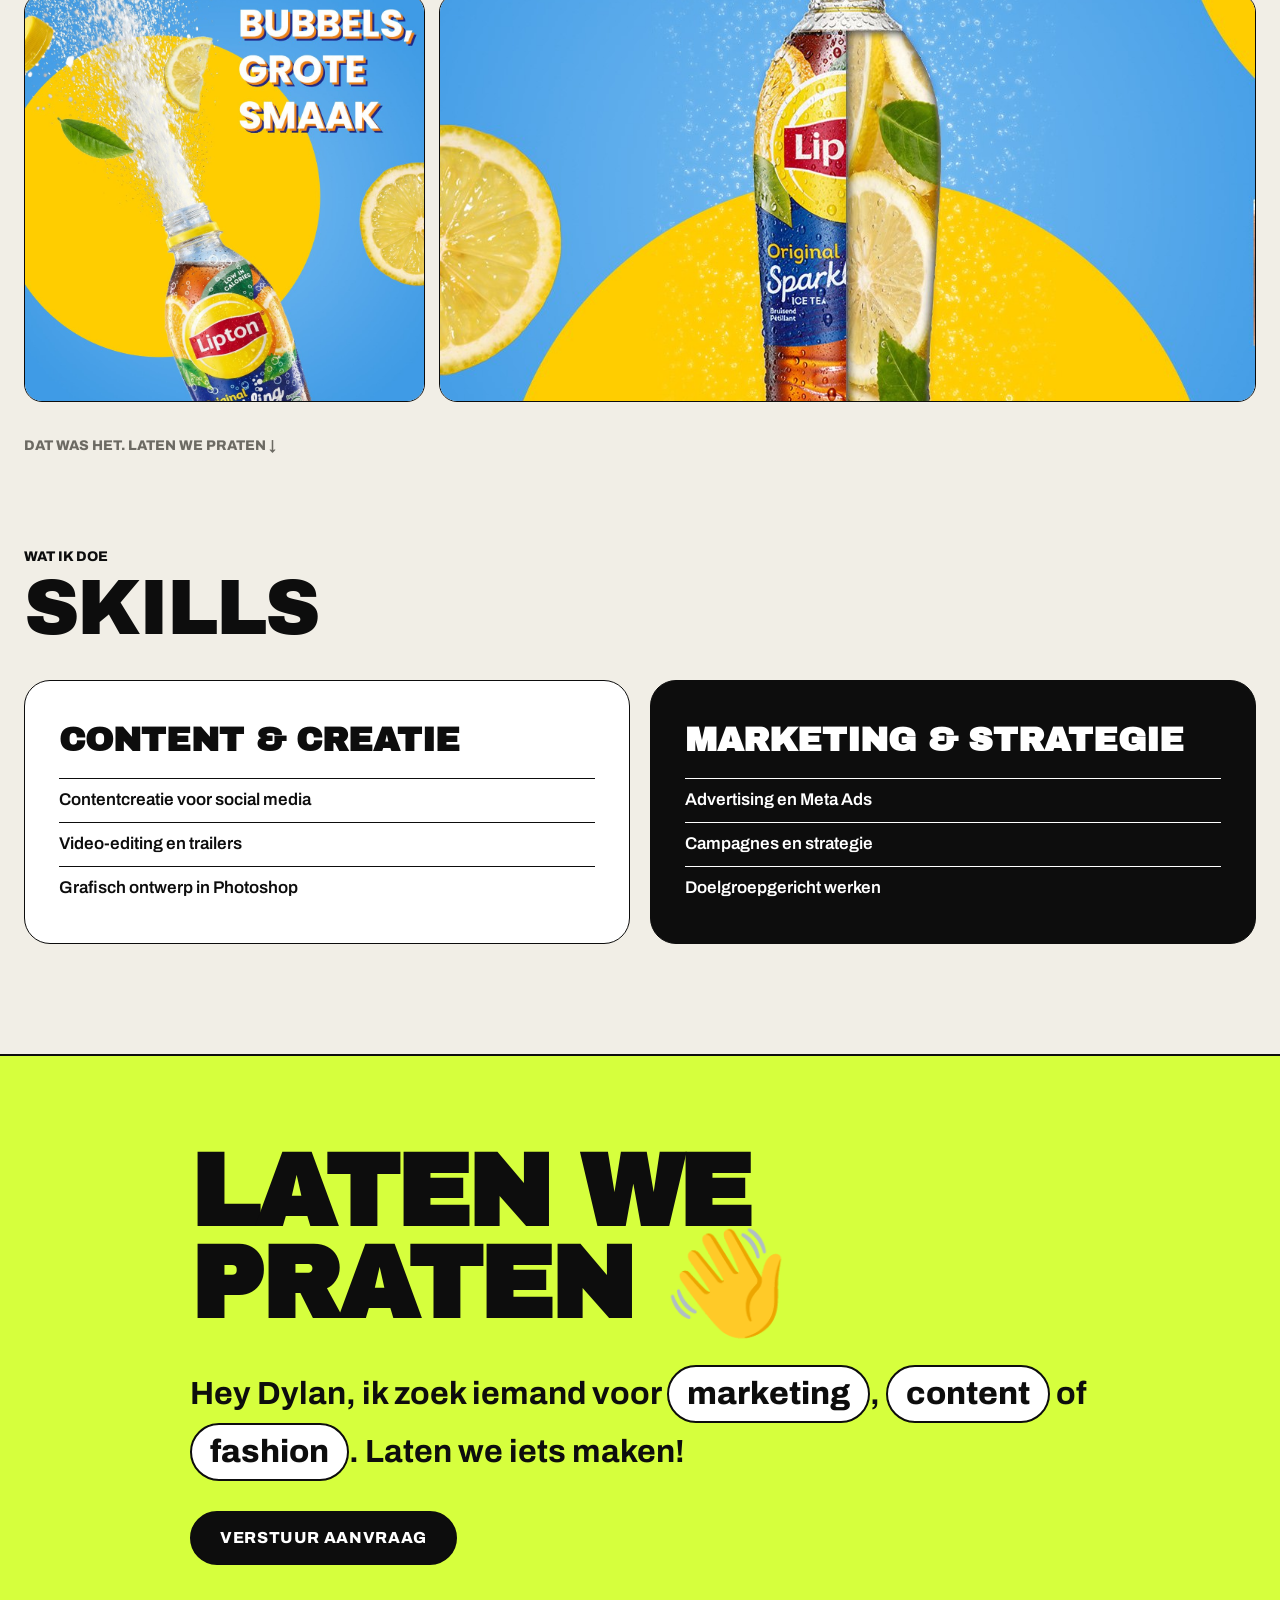
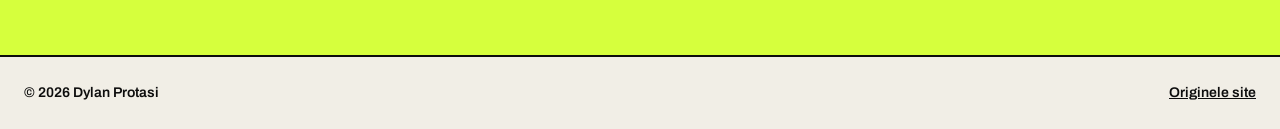
<file: cappen.html>
<!DOCTYPE html><html lang="nl"><head><meta charset="utf-8"><meta name="viewport" content="width=device-width,initial-scale=1"><title>Dylan Protasi — Portfolio</title>
<link href="https://fonts.googleapis.com/css2?family=Archivo:wght@400;600;800;900&family=Archivo+Black&display=swap" rel="stylesheet">
<style>
:root{--bg:#f1eee6;--ink:#0d0d0d;--ac:#d6ff3d;--mu:#6c6a63}
*{box-sizing:border-box;margin:0;padding:0}html{scroll-behavior:smooth}html,body{overflow-x:hidden}
body{background:var(--bg);color:var(--ink);font-family:Archivo,Helvetica,Arial,sans-serif;font-size:17px;line-height:1.45;-webkit-font-smoothing:antialiased}
a{color:inherit;text-decoration:none}
.bar{display:flex;justify-content:space-between;padding:10px 24px;font-size:13px;border-bottom:1.5px solid var(--ink);font-weight:600}
header{position:sticky;top:0;z-index:10;background:var(--bg);display:flex;justify-content:space-between;align-items:center;padding:14px 24px;border-bottom:1.5px solid var(--ink)}
.lg{font-family:"Archivo Black",Archivo,sans-serif;font-size:22px;text-transform:uppercase}.lg i{display:inline-block;width:14px;height:14px;background:var(--ac);border:2px solid var(--ink);border-radius:50%;margin-left:4px}
header nav{display:flex;gap:26px;align-items:center;font-weight:800;text-transform:uppercase;font-size:14px}header nav a:hover{text-decoration:underline;text-decoration-thickness:3px;text-underline-offset:5px}
.pill{background:var(--ink);color:var(--bg);padding:10px 20px;border-radius:99px}.pill:hover{background:var(--ac);color:var(--ink)!important;text-decoration:none!important}
.hero{padding:60px 24px 30px;text-align:center}
.hero h1{font-family:"Archivo Black",Archivo,sans-serif;text-transform:uppercase;font-size:clamp(46px,11.5vw,190px);line-height:.88;letter-spacing:-.035em}
.hero h1 span{display:block}.hero h1 .o{-webkit-text-stroke:2px var(--ink);color:transparent}.hero h1 .h{background:var(--ac);padding:0 .12em;display:inline-block;transform:rotate(-1.5deg);border:3px solid var(--ink)}
.gs{display:grid;grid-template-columns:repeat(4,1fr);gap:14px;padding:46px 24px 0}
.g{aspect-ratio:1;overflow:hidden;border:1.5px solid var(--ink);border-radius:18px;background:#ddd}.g:nth-child(even){transform:translateY(24px)}
.g img{width:100%;height:100%;object-fit:cover;transition:transform .6s}.g:hover img{transform:scale(1.1) rotate(2deg)}
.intro{max-width:760px;margin:80px auto 0;text-align:center;padding:0 24px}.intro p{font-size:clamp(20px,2.4vw,30px);font-weight:600;line-height:1.25;margin-bottom:26px}
.btn{display:inline-block;background:var(--ac);border:2px solid var(--ink);padding:13px 28px;border-radius:99px;font-weight:800;text-transform:uppercase;font-size:14px;letter-spacing:.04em;transition:transform .2s,box-shadow .2s}.btn:hover{transform:translate(-3px,-3px);box-shadow:4px 4px 0 var(--ink)}
.mq{margin:90px 0 0;background:var(--ink);color:var(--ac);overflow:hidden;white-space:nowrap;padding:14px 0;border-block:2px solid var(--ink)}.mq div{display:inline-block;animation:m 28s linear infinite;font-family:"Archivo Black",sans-serif;font-size:30px;text-transform:uppercase}.mq span{margin:0 26px}@keyframes m{to{transform:translateX(-50%)}}
section{padding:90px 24px 0;max-width:1400px;margin:0 auto}.lb{font-weight:800;text-transform:uppercase;font-size:14px;margin-bottom:6px}
.st{font-family:"Archivo Black",sans-serif;text-transform:uppercase;font-size:clamp(36px,6vw,86px);line-height:.95;letter-spacing:-.025em;margin-bottom:34px}
.fw{display:grid;grid-template-columns:200px 1fr 1.2fr;gap:24px;align-items:baseline;padding:22px 0;border-top:1.5px solid var(--ink);transition:background .2s,padding .2s}.fw:last-child{border-bottom:1.5px solid var(--ink)}
.fw:hover{background:var(--ac);padding-inline:16px}.fw small{font-weight:800;text-transform:uppercase;font-size:13px}.fw h3{font-family:"Archivo Black",sans-serif;text-transform:uppercase;font-size:clamp(22px,3vw,40px);line-height:1}.fw p{color:#333;font-size:16px}
.cs{padding:110px 0 0;border-bottom:0}.ch{display:flex;gap:10px;margin-bottom:16px;flex-wrap:wrap}.ch span{border:1.5px solid var(--ink);border-radius:99px;padding:4px 14px;font-weight:800;font-size:13px;text-transform:uppercase}.ch .n{background:var(--ink);color:var(--ac)}
.cs h2{font-family:"Archivo Black",sans-serif;text-transform:uppercase;font-size:clamp(38px,7vw,110px);line-height:.92;letter-spacing:-.03em;margin-bottom:22px}
.ds{max-width:640px;font-size:19px;margin-bottom:26px}
.gal{display:grid;grid-template-columns:repeat(6,1fr);gap:14px;margin-top:40px}
.gal img{width:100%;height:100%;object-fit:cover;border:1.5px solid var(--ink);border-radius:18px;background:#ddd;min-height:220px}.gal .w{grid-column:span 4;aspect-ratio:2/1}.gal .s{grid-column:span 2;aspect-ratio:1}.gal img:nth-child(4n+4){grid-column:span 4}
.ks{margin-top:34px;font-weight:800;text-transform:uppercase;font-size:14px;color:var(--mu)}
.sv{display:grid;grid-template-columns:1fr 1fr;gap:20px}.sv div{border:1.5px solid var(--ink);border-radius:26px;padding:34px;background:#fff}.sv div:nth-child(2){background:var(--ink);color:#fff}.sv h3{font-family:"Archivo Black",sans-serif;text-transform:uppercase;font-size:34px;margin-bottom:14px}.sv li{list-style:none;padding:9px 0;border-top:1px solid currentColor;font-weight:600}
.talk{margin-top:110px;background:var(--ac);border-block:2px solid var(--ink);padding:90px 24px}.talk .in{max-width:900px;margin:0 auto}
.talk h2{font-family:"Archivo Black",sans-serif;text-transform:uppercase;font-size:clamp(42px,8vw,120px);line-height:.9;letter-spacing:-.03em;margin-bottom:34px}
.q{font-size:clamp(20px,2.6vw,32px);font-weight:700;line-height:1.7}.q b{display:inline-block;background:#fff;border:2px solid var(--ink);border-radius:99px;padding:0 18px;font-weight:800}
.talk .btn{background:var(--ink);color:#fff;margin-top:30px;font-size:16px}
footer{display:flex;justify-content:space-between;padding:26px 24px;font-weight:600;font-size:14px}footer a{text-decoration:underline}
@media(max-width:860px){.gs{grid-template-columns:repeat(2,1fr)}.fw{grid-template-columns:1fr;gap:4px}.gal{grid-template-columns:1fr 1fr}.gal .w,.gal .s,.gal img:nth-child(4n+4){grid-column:span 2;aspect-ratio:3/2}.sv{grid-template-columns:1fr}header nav a:not(.pill){display:none}}
</style></head><body>
<div class="bar"><span>dylan.protasi@gmail.com</span><span>Liedekerke, België</span></div>
<header><a class="lg" href="#">Dylan Protasi<i></i></a><nav><a href="#werk">Werk</a><a href="#about">Over</a><a href="#contact" class="pill">Start een project</a></nav></header>
<div class="hero"><h1><span>Creatieve <i class="h" style="font-style:normal">denker</i></span><span class="o">Content maker</span></h1></div>
<div class="gs"><a href="index.html#/kinepolis" class="g"><img src="img/bn-kinepolis.jpg" alt=""></a><a href="index.html#/hampton" class="g"><img src="img/bn-hampton.jpg" alt=""></a><a href="index.html#/pinko" class="g"><img src="img/bn-pinko.jpg" alt=""></a><a href="index.html#/disney" class="g"><img src="img/bn-disney.jpg" alt=""></a><a href="index.html#/fifth" class="g"><img src="img/bn-fifth.jpg" alt=""></a><a href="index.html#/rhode-xmas" class="g"><img src="img/bn-rhode-xmas.jpg" alt=""></a><a href="index.html#/rhode" class="g"><img src="img/bn-rhode.jpg" alt=""></a><a href="index.html#/ioan" class="g"><img src="img/bn-ioan.jpg" alt=""></a></div>
<div class="intro"><p>Ik maak content en marketing voor fashion en film. Van trailers en campagnes tot editorials, met een scherp oog voor de doelgroep.</p><a class="btn" href="#werk">Ontdek het werk</a></div>
<div class="mq"><div><span>Content</span>✦<span>Trailers</span>✦<span>Campagnes</span>✦<span>Fashion</span>✦<span>Film</span>✦<span>Content</span>✦<span>Trailers</span>✦<span>Campagnes</span>✦<span>Fashion</span>✦<span>Film</span>✦<span>Content</span>✦<span>Trailers</span>✦<span>Campagnes</span>✦<span>Fashion</span>✦<span>Film</span>✦<span>Content</span>✦<span>Trailers</span>✦<span>Campagnes</span>✦<span>Fashion</span>✦<span>Film</span>✦</div></div>
<section id="werk"><div class="lb">Uitgelicht werk</div><div class="st">Selected<br>work</div><a class="fw" href="#c-kinepolis"><small>Film · Stage</small><h3>Kinepolis Film Distribution</h3><p>Stage als marketingassistent: trailers en teasers gemonteerd (The Strangers: Chapter 3, Kangaroo, Deep Water), quizzes ontworpen, contentkalenders beheerd, screening- en scriptanalyses gemaakt en de campagne voor de film Backrooms opgezet.</p></a><a class="fw" href="#c-hampton"><small>Fashion · Stage</small><h3>Hampton Bays</h3><p>Volledige marketing van een modemerk zonder marketingafdeling: socials, Meta Ads, shoots en AI-beeld.</p></a><a class="fw" href="#c-pinko"><small>Event · Stage</small><h3>Pinko</h3><p>Dagstage op een trunkshow in Brussel, waar ik de content opnam, en een eventconcept als eindopdracht: The Fearless Confessional.</p></a><a class="fw" href="#c-disney"><small>Retail · Concept</small><h3>Maasmechelen Village</h3><p>Transmediaal retailconcept voor Maasmechelen Village, met businessmodel en klantreis.</p></a><a class="fw" href="#c-fifth"><small>Editorial · Concept</small><h3>The Fifth</h3><p>Eigen magazine als eindwerk van jaar 2, van concept tot lay-out.</p></a><a class="fw" href="#c-rhode-xmas"><small>Campagne · Fictief</small><h3>Rhode Christmas</h3><p>Fictieve kerstcampagne: candy cane-tubes, gingerbread en een kerstboomdoos met rode strik.</p></a><a class="fw" href="#c-rhode"><small>Campagne · Fictief</small><h3>Rhode Lip Boost</h3><p>Ruwe winterlook voor mannen i.p.v.</p></a><a class="fw" href="#c-ioan"><small>Editorial · Fictief</small><h3>IOAN Sun Set 50</h3><p>Cinematografische grooming-productie tijdens golden hour.</p></a><a class="fw" href="#c-lipton"><small>Social · School</small><h3>Lipton Sparkling</h3><p>Schoolopdracht: een Instagram-carrousel in Photoshop, volledig in de stijl van het merk.</p></a></section>
<section style="padding-top:0"><article class="cs" id="c-kinepolis"><div class="ch"><span class="n">01</span><span class="y">2026</span><span class="tg">Film · Stage</span></div><h2>Kinepolis Film Distribution</h2><p class="ds">Tijdens mijn stage bij Kinepolis Film Distribution nam ik de rol van marketingassistent op me. Ik hield me vooral bezig met het monteren van trailers en teasers en het grafisch ontwerpen van quizzes.</p><a class="btn" href="index.html#/kinepolis">Bekijk project ↗</a><div class="gal"><img class="w" src="img/bn-kinepolis.jpg" alt="" loading="lazy"><img class="s" src="img/dwq.jpg" alt="" loading="lazy"><img class="s" src="img/brq.jpg" alt="" loading="lazy"><img class="w" src="img/lhq.jpg" alt="" loading="lazy"></div><div class="ks">Keep scrolling voor het volgende project ↓</div></article><article class="cs" id="c-hampton"><div class="ch"><span class="n">02</span><span class="y">2026</span><span class="tg">Fashion · Stage</span></div><h2>Hampton Bays</h2><p class="ds">Tijdens mijn stage bij het Belgische modemerk Hampton Bays was ik verantwoordelijk voor de volledige marketing, omdat er geen aparte marketingafdeling was.</p><a class="btn" href="index.html#/hampton">Bekijk project ↗</a><div class="gal"><img class="w" src="img/bn-hampton.jpg" alt="" loading="lazy"></div><div class="ks">Keep scrolling voor het volgende project ↓</div></article><article class="cs" id="c-pinko"><div class="ch"><span class="n">03</span><span class="y">2025</span><span class="tg">Event · Stage</span></div><h2>Pinko</h2><p class="ds">Voor PINKO deed ik twee dingen. In oktober 2025 liep ik een dagstage op een trunkshow in The Nine in Brussel, waar ik de content van de show opnam.</p><a class="btn" href="index.html#/pinko">Bekijk project ↗</a><div class="gal"><img class="w" src="img/bn-pinko.jpg" alt="" loading="lazy"></div><div class="ks">Keep scrolling voor het volgende project ↓</div></article><article class="cs" id="c-disney"><div class="ch"><span class="n">04</span><span class="y">2026</span><span class="tg">Retail · Concept</span></div><h2>Maasmechelen Village</h2><p class="ds">Voor mijn bachelorproef ontwikkelde ik een innovatief, transmediaal retailconcept voor Maasmechelen Village in samenwerking met Disney: Disney Winter Village. Het project combineert offline beleving met online engagement om de klassieke winkelervaring in het winterseizoen te transformeren.</p><a class="btn" href="index.html#/disney">Bekijk project ↗</a><div class="gal"><img class="w" src="img/bn-disney.jpg" alt="" loading="lazy"></div><div class="ks">Keep scrolling voor het volgende project ↓</div></article><article class="cs" id="c-fifth"><div class="ch"><span class="n">05</span><span class="y">2025</span><span class="tg">Editorial · Concept</span></div><h2>The Fifth</h2><p class="ds">In mijn tweede jaar kregen we als eindwerk de opdracht om een eigen magazine te ontwikkelen. Zo ontstond The Fifth.</p><a class="btn" href="index.html#/fifth">Bekijk project ↗</a><div class="gal"><img class="w" src="img/bn-fifth.jpg" alt="" loading="lazy"></div><div class="ks">Keep scrolling voor het volgende project ↓</div></article><article class="cs" id="c-rhode-xmas"><div class="ch"><span class="n">06</span><span class="y">2026</span><span class="tg">Campagne · Fictief</span></div><h2>Rhode Christmas</h2><p class="ds">Voor deze fictieve kerstcampagne bedacht ik een feestelijke editie voor Rhode. De Peptide Lip Tints, de Glazing Milk en de Highlight Milk krijgen kerstsmaken en -kleuren: peppermint glaze, gingerbread, sugar cookie en mulled wine.</p><a class="btn" href="index.html#/rhode-xmas">Bekijk project ↗</a><div class="gal"><img class="w" src="img/bn-rhode-xmas.jpg" alt="" loading="lazy"><img class="s" src="img/xm6.jpg" alt="" loading="lazy"><img class="s" src="img/xm1.jpg" alt="" loading="lazy"><img class="w" src="img/xm2.jpg" alt="" loading="lazy"></div><div class="ks">Keep scrolling voor het volgende project ↓</div></article><article class="cs" id="c-rhode"><div class="ch"><span class="n">07</span><span class="y">2026</span><span class="tg">Campagne · Fictief</span></div><h2>Rhode Lip Boost</h2><p class="ds">Voor deze conceptuele reclame ontwikkelde ik een campagne voor mannen rond ruwe schoonheid voor Rhode, met de Peptide Lip Boost als cultfavoriet.</p><a class="btn" href="index.html#/rhode">Bekijk project ↗</a><div class="gal"><img class="w" src="img/bn-rhode.jpg" alt="" loading="lazy"><img class="s" src="img/r1.jpg" alt="" loading="lazy"><img class="s" src="img/r2.jpg" alt="" loading="lazy"><img class="w" src="img/r3.jpg" alt="" loading="lazy"></div><div class="ks">Keep scrolling voor het volgende project ↓</div></article><article class="cs" id="c-ioan"><div class="ch"><span class="n">08</span><span class="y">2026</span><span class="tg">Editorial · Fictief</span></div><h2>IOAN Sun Set 50</h2><p class="ds">Deze fictieve campagne voor de Sun Set 50 van IOAN is een cinematografische grooming-productie op een luxueus Mediterraans zwembaddek tijdens golden hour.</p><a class="btn" href="index.html#/ioan">Bekijk project ↗</a><div class="gal"><img class="w" src="img/bn-ioan.jpg" alt="" loading="lazy"></div><div class="ks">Keep scrolling voor het volgende project ↓</div></article><article class="cs" id="c-lipton"><div class="ch"><span class="n">09</span><span class="y">2026</span><span class="tg">Social · School</span></div><h2>Lipton Sparkling</h2><p class="ds">Voor een schoolopdracht in Photoshop maakte ik een Instagram-carrousel voor Lipton Ice Tea Sparkling. De opdracht: het drankje centraal zetten en volledig in de stijl van het merk werken, met zichtbare samenhang in kleuren, logo, tekst en vormen.</p><a class="btn" href="index.html#/lipton">Bekijk project ↗</a><div class="gal"><img class="w" src="img/bn-lipton.jpg" alt="" loading="lazy"><img class="s" src="img/lp1.jpg" alt="" loading="lazy"><img class="s" src="img/lp2.jpg" alt="" loading="lazy"><img class="w" src="img/lp3.jpg" alt="" loading="lazy"></div><div class="ks">Dat was het. Laten we praten ↓</div></article></section>
<section id="about"><div class="lb">Wat ik doe</div><div class="st">Skills</div><div class="sv"><div><h3>Content &amp; Creatie</h3><ul><li>Contentcreatie voor social media</li><li>Video-editing en trailers</li><li>Grafisch ontwerp in Photoshop</li></ul></div><div><h3>Marketing &amp; Strategie</h3><ul><li>Advertising en Meta Ads</li><li>Campagnes en strategie</li><li>Doelgroepgericht werken</li></ul></div></div></section>
<div class="talk" id="contact"><div class="in"><h2>Laten we<br>praten 👋</h2><div class="q">Hey Dylan, ik zoek iemand voor <b>marketing</b>, <b>content</b> of <b>fashion</b>. Laten we iets maken!</div><a class="btn" href="mailto:dylan.protasi@gmail.com">Verstuur aanvraag</a></div></div>
<footer><span>© 2026 Dylan Protasi</span><a href="index.html">Originele site</a></footer>
</body></html>
</file>
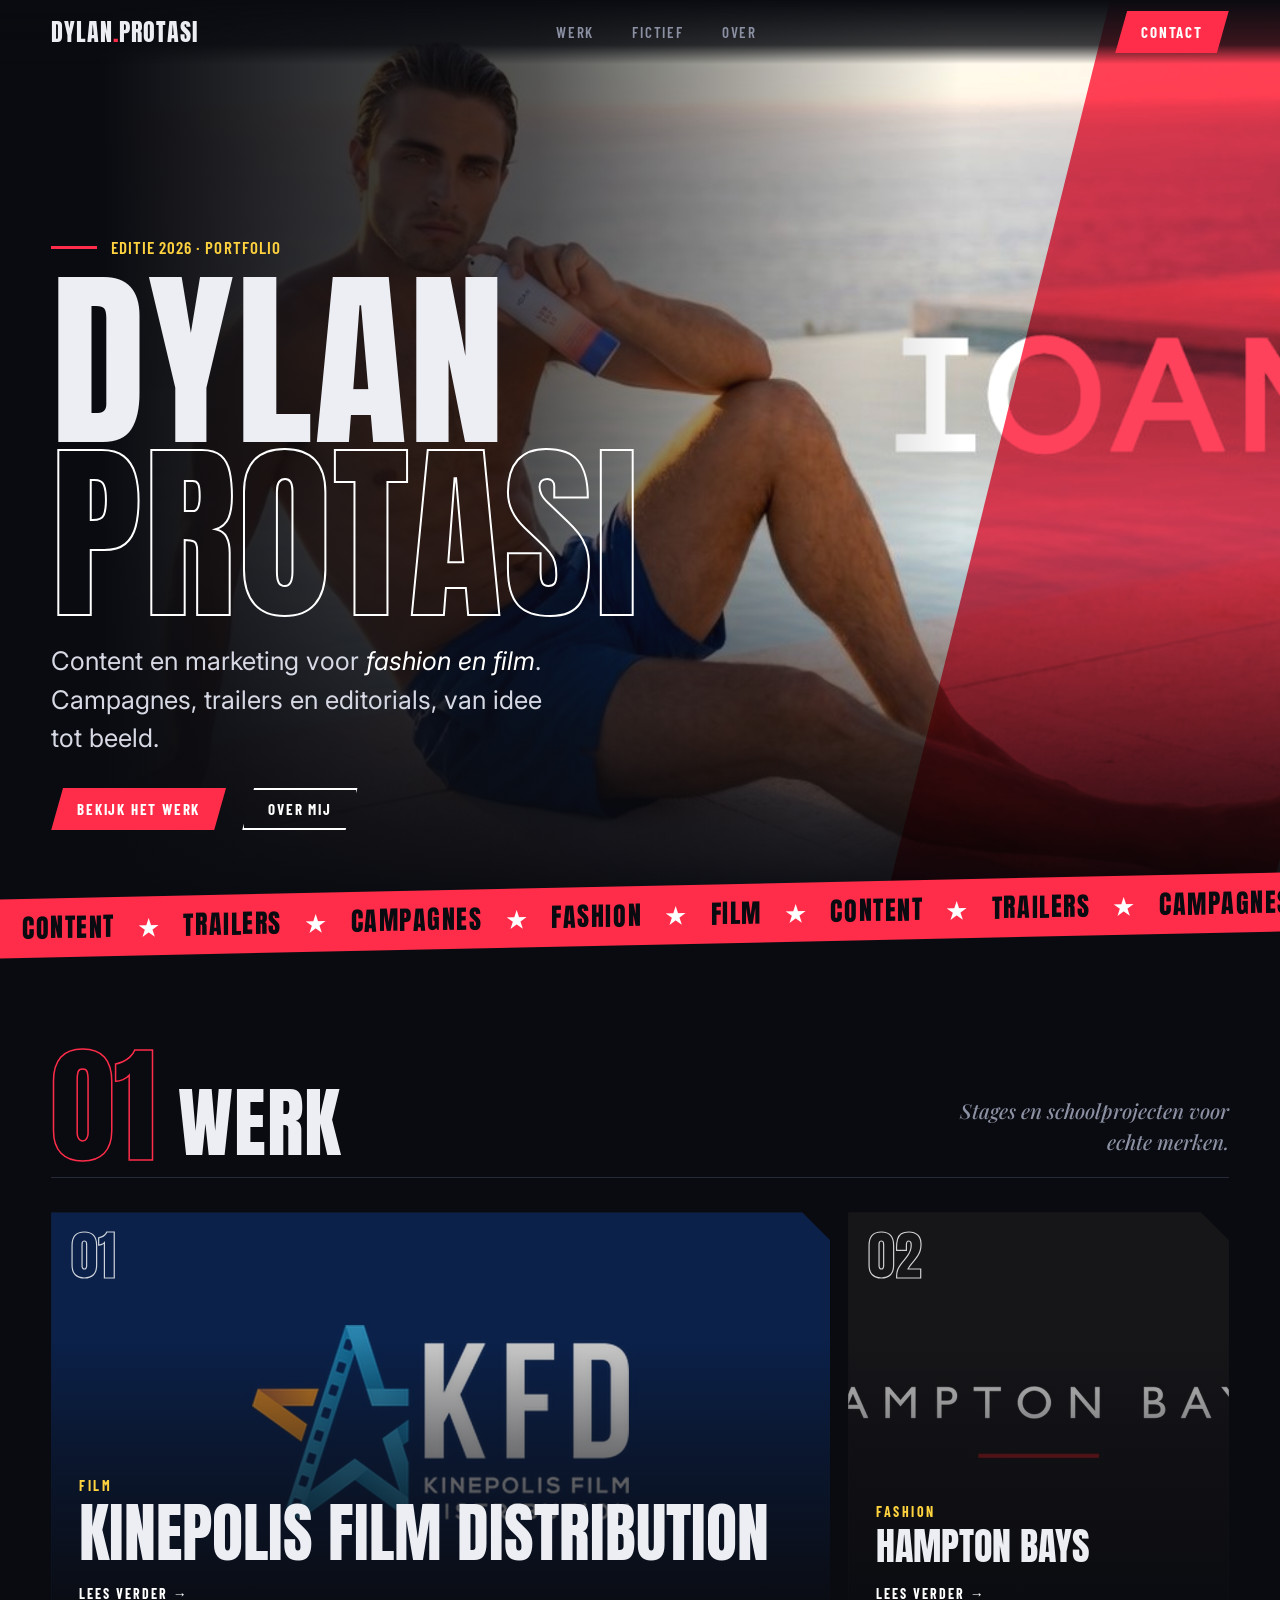
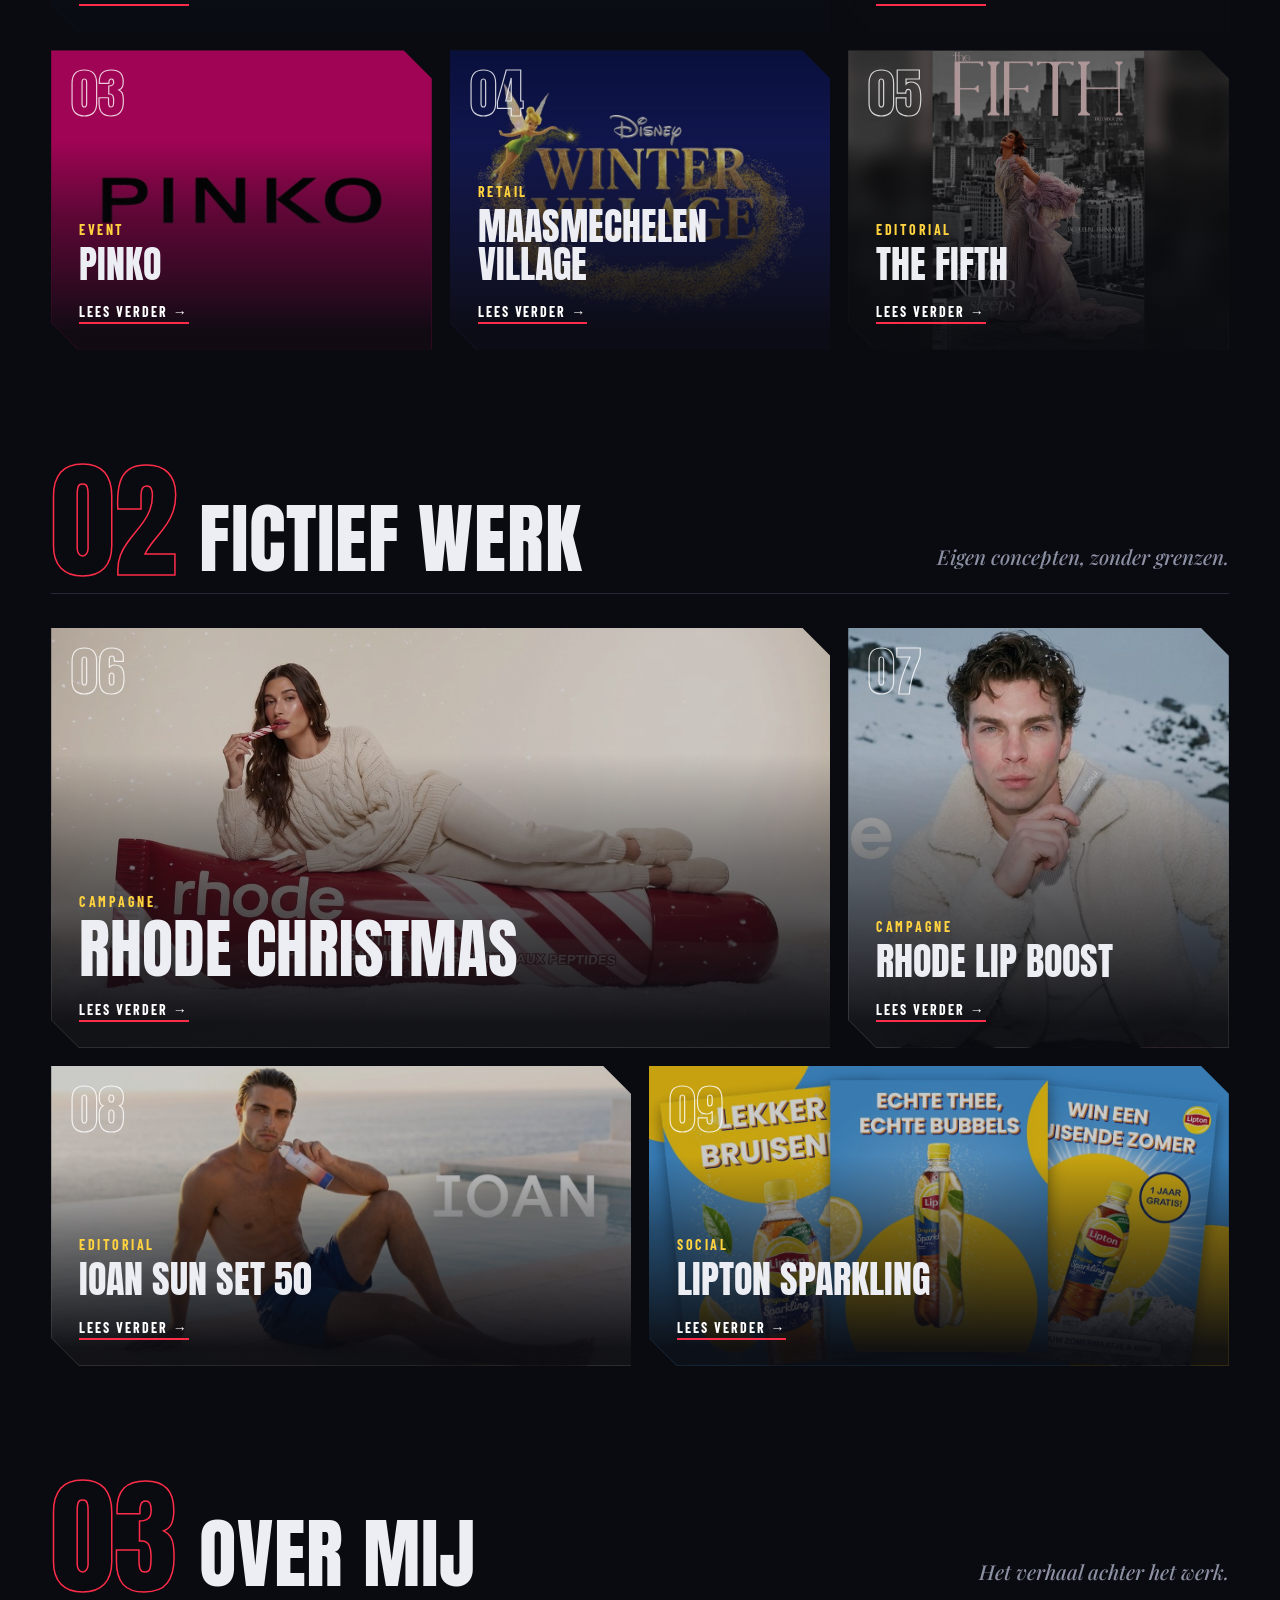
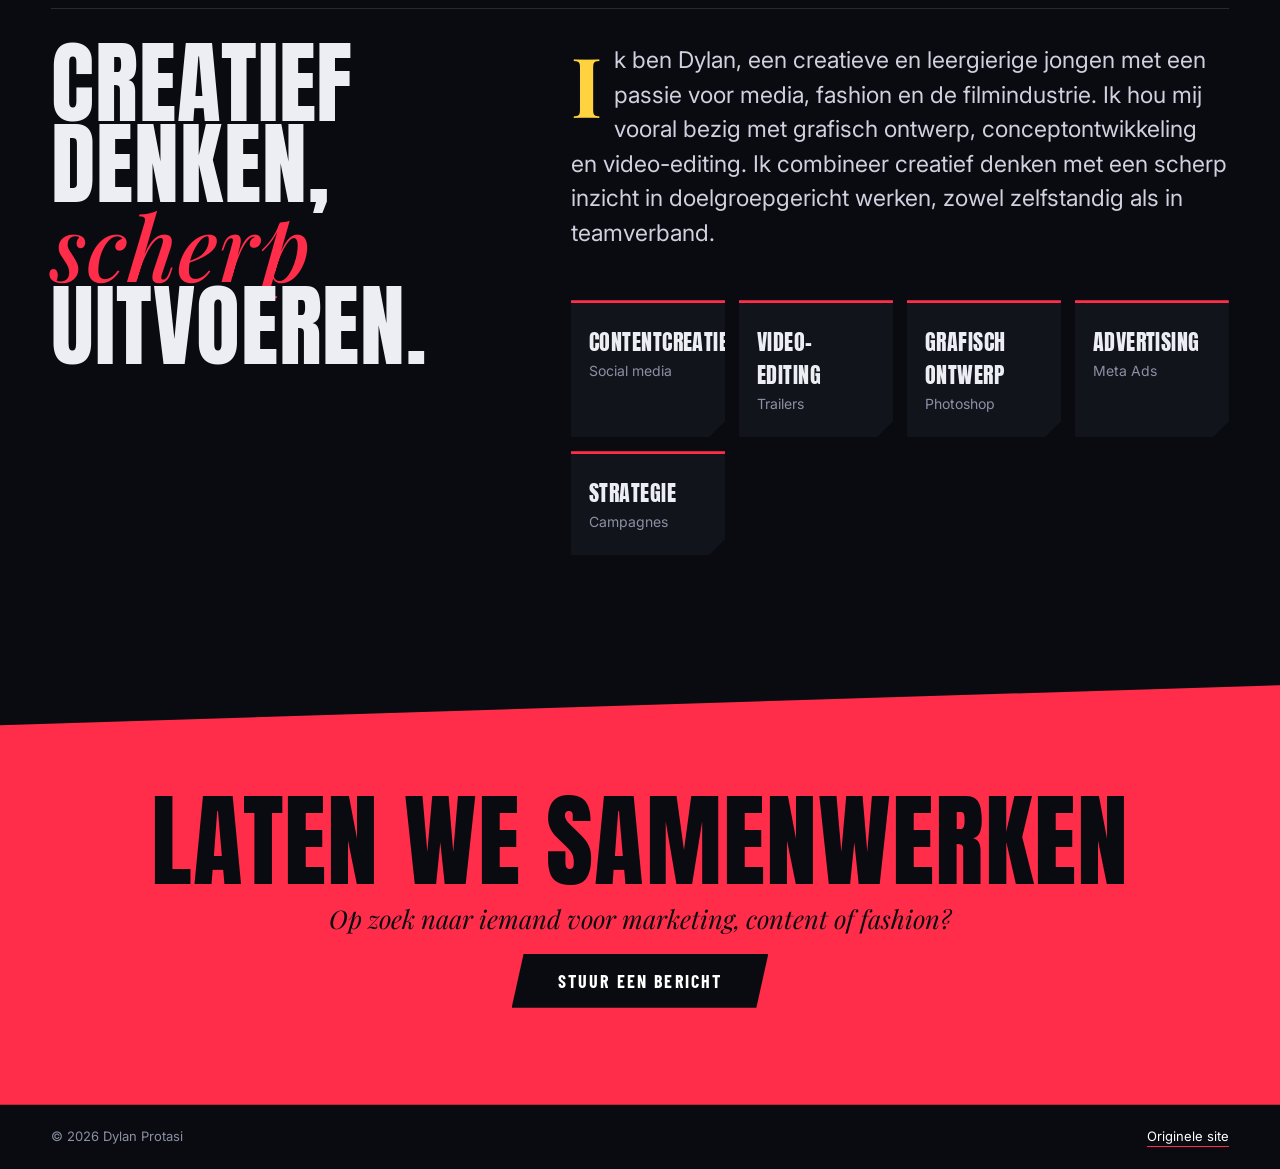
<file: editorial.html>
<!DOCTYPE html><html lang="nl"><head><meta charset="utf-8"><meta name="viewport" content="width=device-width,initial-scale=1"><title>Dylan Protasi — Portfolio</title>
<link rel="preconnect" href="https://fonts.googleapis.com"><link href="https://fonts.googleapis.com/css2?family=Anton&family=Barlow+Condensed:wght@500;600;700&family=Playfair+Display:ital,wght@1,500;1,700&family=Inter:wght@400;500&display=swap" rel="stylesheet">
<style>
:root{--bg:#0a0b10;--bg2:#12141c;--ln:#262a38;--tx:#eceef4;--mu:#8b90a3;--ac:#ff2d4a;--ac2:#ffd23f}
*{box-sizing:border-box;margin:0;padding:0}html{scroll-behavior:smooth}
html,body{overflow-x:hidden}body{background:var(--bg);color:var(--tx);font-family:Inter,Helvetica,Arial,sans-serif;font-size:16px;line-height:1.5;-webkit-font-smoothing:antialiased}
a{color:inherit;text-decoration:none}
.cn{font-family:"Barlow Condensed","Arial Narrow",Impact,sans-serif;text-transform:uppercase;letter-spacing:.06em;font-weight:600}
.dp{font-family:Anton,Impact,"Arial Narrow",sans-serif;text-transform:uppercase;line-height:.9;letter-spacing:.01em;font-weight:400}
.sf{font-family:"Playfair Display",Georgia,serif;font-style:italic;font-weight:500}
nav{position:fixed;top:0;left:0;right:0;z-index:20;height:64px;display:flex;align-items:center;justify-content:space-between;padding:0 clamp(16px,4vw,56px);background:linear-gradient(#0a0b10,#0a0b10cc 70%,transparent)}
nav .lg{font-family:Anton,Impact,sans-serif;font-size:24px;letter-spacing:.04em}nav .lg b{color:var(--ac);font-weight:400}
nav ul{display:flex;gap:clamp(14px,3vw,38px);list-style:none}nav li a{font-family:"Barlow Condensed","Arial Narrow",sans-serif;text-transform:uppercase;font-weight:600;letter-spacing:.12em;font-size:15px;color:var(--mu);padding:6px 0;border-bottom:2px solid transparent}nav li a:hover{color:#fff;border-color:var(--ac)}
.cta{background:var(--ac);color:#fff;padding:10px 26px;font-family:"Barlow Condensed",sans-serif;text-transform:uppercase;font-weight:700;letter-spacing:.12em;font-size:15px;clip-path:polygon(12px 0,100% 0,calc(100% - 12px) 100%,0 100%);transition:background .2s}.cta:hover{background:var(--ac2);color:#000}
.hero{position:relative;min-height:100vh;display:grid;align-items:end;padding:120px clamp(16px,4vw,56px) 70px;overflow:hidden}
.hero img{position:absolute;inset:0;width:100%;height:100%;object-fit:cover;object-position:center 30%;filter:contrast(1.05) saturate(1.05)}
.hero::before{content:"";position:absolute;inset:0;z-index:1;background:linear-gradient(90deg,#0a0b10 8%,#0a0b10b0 42%,transparent 75%),linear-gradient(0deg,#0a0b10 0,transparent 40%)}
.hero::after{content:"";position:absolute;z-index:1;right:-8%;top:0;bottom:0;width:30%;background:var(--ac);transform:skewX(-14deg);opacity:.9;mix-blend-mode:multiply}
.hw{position:relative;z-index:2;max-width:760px}
.kk{color:var(--ac2);font-size:17px;margin-bottom:14px;display:flex;gap:14px;align-items:center}.kk:before{content:"";width:46px;height:3px;background:var(--ac)}
.hero h1{font-size:clamp(76px,15vw,210px)}.hero h1 span{display:block;color:transparent;-webkit-text-stroke:2px #fff}
.hero p{font-size:clamp(18px,2vw,26px);margin:22px 0 30px;max-width:520px;color:#d6d9e4}.hero p em{color:#fff}
.mq{background:var(--ac);color:#fff;overflow:hidden;white-space:nowrap;transform:skewY(-1.2deg);margin:-14px 0 0;position:relative;z-index:3;padding:10px 0}
.mq div{display:inline-block;animation:mq 30s linear infinite;font-family:Anton,Impact,sans-serif;font-size:26px;text-transform:uppercase;letter-spacing:.06em}.mq span{margin:0 22px;color:#0a0b10}
@keyframes mq{to{transform:translateX(-50%)}}
section{padding:110px clamp(16px,4vw,56px) 10px;max-width:1500px;margin:0 auto}
.sh{display:grid;grid-template-columns:auto 1fr auto;gap:22px;align-items:end;border-bottom:1px solid var(--ln);padding-bottom:20px;margin-bottom:34px}
.sh .num{font-family:Anton,Impact,sans-serif;font-size:clamp(70px,10vw,140px);line-height:.8;color:transparent;-webkit-text-stroke:1.5px var(--ac)}
.sh h2{font-size:clamp(40px,6vw,84px)}.sh .sf{color:var(--mu);font-size:clamp(16px,1.6vw,21px);text-align:right;max-width:300px}
.gr{display:grid;grid-template-columns:repeat(12,1fr);gap:18px}
.cd{position:relative;grid-column:span 4;min-height:300px;align-self:stretch;overflow:hidden;background:var(--bg2);clip-path:polygon(0 0,calc(100% - 28px) 0,100% 28px,100% 100%,28px 100%,0 calc(100% - 28px));display:block;transition:transform .35s}
.cd.lead{grid-column:span 8;min-height:420px}#fictief .cd:nth-child(n+3){grid-column:span 6}
.cd img{position:absolute;inset:0;width:100%;height:100%;object-fit:cover;transition:transform .7s,filter .4s;filter:saturate(.9) brightness(.8)}
.cd:hover img{transform:scale(1.07);filter:saturate(1.1) brightness(.95)}.cd:hover{transform:translateY(-6px)}
.cd::after{content:"";position:absolute;inset:0;background:linear-gradient(0deg,#0a0b10f2 6%,#0a0b1070 45%,transparent 70%)}
.cd::before{content:"";position:absolute;left:0;bottom:0;height:4px;width:0;background:var(--ac);z-index:3;transition:width .4s}.cd:hover::before{width:100%}
.no{position:absolute;z-index:2;top:16px;left:20px;font-family:Anton,Impact,sans-serif;font-size:54px;line-height:1;color:transparent;-webkit-text-stroke:1.2px #ffffffcc}
.tx{position:absolute;z-index:2;left:0;right:0;bottom:0;padding:26px 28px}.tx small{font-family:"Barlow Condensed",sans-serif;text-transform:uppercase;letter-spacing:.18em;color:var(--ac2);font-size:14px;font-weight:700}
.tx h3{font-family:Anton,Impact,sans-serif;text-transform:uppercase;font-weight:400;font-size:clamp(26px,3vw,40px);line-height:1;margin:4px 0 8px}.lead .tx h3{font-size:clamp(36px,5vw,66px)}
.tx p{display:none}
.tx i{font-style:normal;font-family:"Barlow Condensed",sans-serif;text-transform:uppercase;letter-spacing:.14em;font-size:14px;font-weight:700;color:#fff;display:inline-block;margin-top:10px;border-bottom:2px solid var(--ac)}
.ab{display:grid;grid-template-columns:minmax(0,5fr) minmax(0,7fr);gap:50px;align-items:start}
.ab .big{font-size:clamp(46px,7vw,100px)}.ab .big em{font-style:italic;font-family:"Playfair Display",Georgia,serif;text-transform:none;color:var(--ac);font-weight:500}
.ab p{font-size:clamp(18px,1.8vw,23px);line-height:1.5;color:#cfd2de}.ab p::first-letter{font-family:"Playfair Display",Georgia,serif;font-size:3.6em;float:left;line-height:.85;padding:6px 12px 0 0;color:var(--ac2);font-weight:700}
.sk{display:grid;grid-template-columns:repeat(auto-fit,minmax(130px,1fr));gap:14px;margin-top:50px}
.sk div{background:var(--bg2);border-top:3px solid var(--ac);padding:22px 18px;clip-path:polygon(0 0,100% 0,100% calc(100% - 16px),calc(100% - 16px) 100%,0 100%)}.sk b{display:block;font-family:Anton,Impact,sans-serif;text-transform:uppercase;font-weight:400;font-size:22px;letter-spacing:.02em}.sk span{color:var(--mu);font-size:14px}
.fin{margin:120px 0 0;background:var(--ac);color:#0a0b10;text-align:center;padding:110px 20px;clip-path:polygon(0 40px,100% 0,100% 100%,0 100%)}
.fin h2{font-size:clamp(46px,8vw,120px);margin-bottom:12px}.fin p{font-family:"Playfair Display",Georgia,serif;font-style:italic;font-size:clamp(18px,2vw,26px);margin-bottom:30px}
.fin .cta{background:#0a0b10;color:#fff;padding:16px 46px;font-size:18px}.fin .cta:hover{background:#fff;color:#000}
footer{display:flex;justify-content:space-between;padding:22px clamp(16px,4vw,56px);color:var(--mu);font-size:13px;background:#0a0b10}footer a{color:#fff;border-bottom:1px solid var(--ac)}
.rv{opacity:0;transform:translateY(34px);transition:opacity .8s,transform .8s}.rv.on{opacity:1;transform:none}
@media(max-width:900px){.cd,.cd.lead,#fictief .cd:nth-child(n+3){grid-column:1/-1;min-height:260px}.ab{grid-template-columns:1fr;gap:26px}.sk{grid-template-columns:1fr 1fr}.sh{grid-template-columns:auto 1fr}.sh .sf{display:none}nav ul{display:none}.hero::after{display:none}}
</style></head><body>
<nav><a class="lg" href="#top">DYLAN<b>.</b>PROTASI</a><ul><li><a href="#werk">Werk</a></li><li><a href="#fictief">Fictief</a></li><li><a href="#over">Over</a></li></ul><a class="cta" href="#contact">Contact</a></nav>
<header class="hero" id="top"><img src="img/bn-ioan.jpg" alt=""><div class="hw"><div class="kk cn">Editie 2026 · Portfolio</div><h1 class="dp">Dylan<span>Protasi</span></h1><p>Content en marketing voor <em>fashion en film</em>. Campagnes, trailers en editorials, van idee tot beeld.</p><div style="display:flex;gap:16px;flex-wrap:wrap"><a class="cta" href="#werk">Bekijk het werk</a><a class="cta" style="background:transparent;box-shadow:inset 0 0 0 2px #fff" href="#over">Over mij</a></div></div></header>
<div class="mq"><div><span>Content</span>★<span>Trailers</span>★<span>Campagnes</span>★<span>Fashion</span>★<span>Film</span>★<span>Content</span>★<span>Trailers</span>★<span>Campagnes</span>★<span>Fashion</span>★<span>Film</span>★<span>Content</span>★<span>Trailers</span>★<span>Campagnes</span>★<span>Fashion</span>★<span>Film</span>★<span>Content</span>★<span>Trailers</span>★<span>Campagnes</span>★<span>Fashion</span>★<span>Film</span>★</div></div>
<section id="werk"><div class="sh rv"><div class="num">01</div><h2 class="dp">Werk</h2><div class="sf">Stages en schoolprojecten voor echte merken.</div></div><div class="gr"><a class="cd lead" href="index.html#/kinepolis"><img src="img/bn-kinepolis.jpg" alt=""><span class="no">01</span><div class="tx"><small>Film</small><h3>Kinepolis Film Distribution</h3><p>Stage als marketingassistent: trailers en teasers gemonteerd (The Strangers: Chapter 3, Kangaroo, Deep Water), quizzes ontworpen, contentkalenders beheerd, screening- en scriptanalyses gemaakt en de campagne voor de film Backrooms opgezet.</p><i>Lees verder →</i></div></a><a class="cd " href="index.html#/hampton"><img src="img/bn-hampton.jpg" alt=""><span class="no">02</span><div class="tx"><small>Fashion</small><h3>Hampton Bays</h3><p>Volledige marketing van een modemerk zonder marketingafdeling: socials, Meta Ads, shoots en AI-beeld.</p><i>Lees verder →</i></div></a><a class="cd " href="index.html#/pinko"><img src="img/bn-pinko.jpg" alt=""><span class="no">03</span><div class="tx"><small>Event</small><h3>Pinko</h3><p>Dagstage op een trunkshow in Brussel, waar ik de content opnam, en een eventconcept als eindopdracht: The Fearless Confessional.</p><i>Lees verder →</i></div></a><a class="cd " href="index.html#/disney"><img src="img/bn-disney.jpg" alt=""><span class="no">04</span><div class="tx"><small>Retail</small><h3>Maasmechelen Village</h3><p>Transmediaal retailconcept voor Maasmechelen Village, met businessmodel en klantreis.</p><i>Lees verder →</i></div></a><a class="cd " href="index.html#/fifth"><img src="img/bn-fifth.jpg" alt=""><span class="no">05</span><div class="tx"><small>Editorial</small><h3>The Fifth</h3><p>Eigen magazine als eindwerk van jaar 2, van concept tot lay-out.</p><i>Lees verder →</i></div></a></div></section>
<section id="fictief"><div class="sh rv"><div class="num">02</div><h2 class="dp">Fictief werk</h2><div class="sf">Eigen concepten, zonder grenzen.</div></div><div class="gr"><a class="cd lead" href="index.html#/rhode-xmas"><img src="img/bn-rhode-xmas.jpg" alt=""><span class="no">06</span><div class="tx"><small>Campagne</small><h3>Rhode Christmas</h3><p>Fictieve kerstcampagne: candy cane-tubes, gingerbread en een kerstboomdoos met rode strik.</p><i>Lees verder →</i></div></a><a class="cd " href="index.html#/rhode"><img src="img/bn-rhode.jpg" alt=""><span class="no">07</span><div class="tx"><small>Campagne</small><h3>Rhode Lip Boost</h3><p>Ruwe winterlook voor mannen i.p.v.</p><i>Lees verder →</i></div></a><a class="cd " href="index.html#/ioan"><img src="img/bn-ioan.jpg" alt=""><span class="no">08</span><div class="tx"><small>Editorial</small><h3>IOAN Sun Set 50</h3><p>Cinematografische grooming-productie tijdens golden hour.</p><i>Lees verder →</i></div></a><a class="cd " href="index.html#/lipton"><img src="img/bn-lipton.jpg" alt=""><span class="no">09</span><div class="tx"><small>Social</small><h3>Lipton Sparkling</h3><p>Schoolopdracht: een Instagram-carrousel in Photoshop, volledig in de stijl van het merk.</p><i>Lees verder →</i></div></a></div></section>
<section id="over"><div class="sh rv"><div class="num">03</div><h2 class="dp">Over mij</h2><div class="sf">Het verhaal achter het werk.</div></div><div class="ab rv"><div class="big dp">Creatief<br>denken,<br><em>scherp</em><br>uitvoeren.</div><div><p>Ik ben Dylan, een creatieve en leergierige jongen met een passie voor media, fashion en de filmindustrie. Ik hou mij vooral bezig met grafisch ontwerp, conceptontwikkeling en video-editing. Ik combineer creatief denken met een scherp inzicht in doelgroepgericht werken, zowel zelfstandig als in teamverband.</p><div class="sk"><div><b>Contentcreatie</b><span>Social media</span></div><div><b>Video-editing</b><span>Trailers</span></div><div><b>Grafisch ontwerp</b><span>Photoshop</span></div><div><b>Advertising</b><span>Meta Ads</span></div><div><b>Strategie</b><span>Campagnes</span></div></div></div></div></section>
<div class="fin" id="contact"><h2 class="dp">Laten we samenwerken</h2><p>Op zoek naar iemand voor marketing, content of fashion?</p><a class="cta" href="mailto:dylan.protasi@gmail.com">Stuur een bericht</a></div>
<footer><span>© 2026 Dylan Protasi</span><a href="index.html">Originele site</a></footer>
<script>var io=new IntersectionObserver(function(e){e.forEach(function(x){if(x.isIntersecting){x.target.classList.add('on');io.unobserve(x.target)}})},{threshold:.1});document.querySelectorAll('.rv').forEach(function(n){io.observe(n)})</script>
</body></html>
</file>
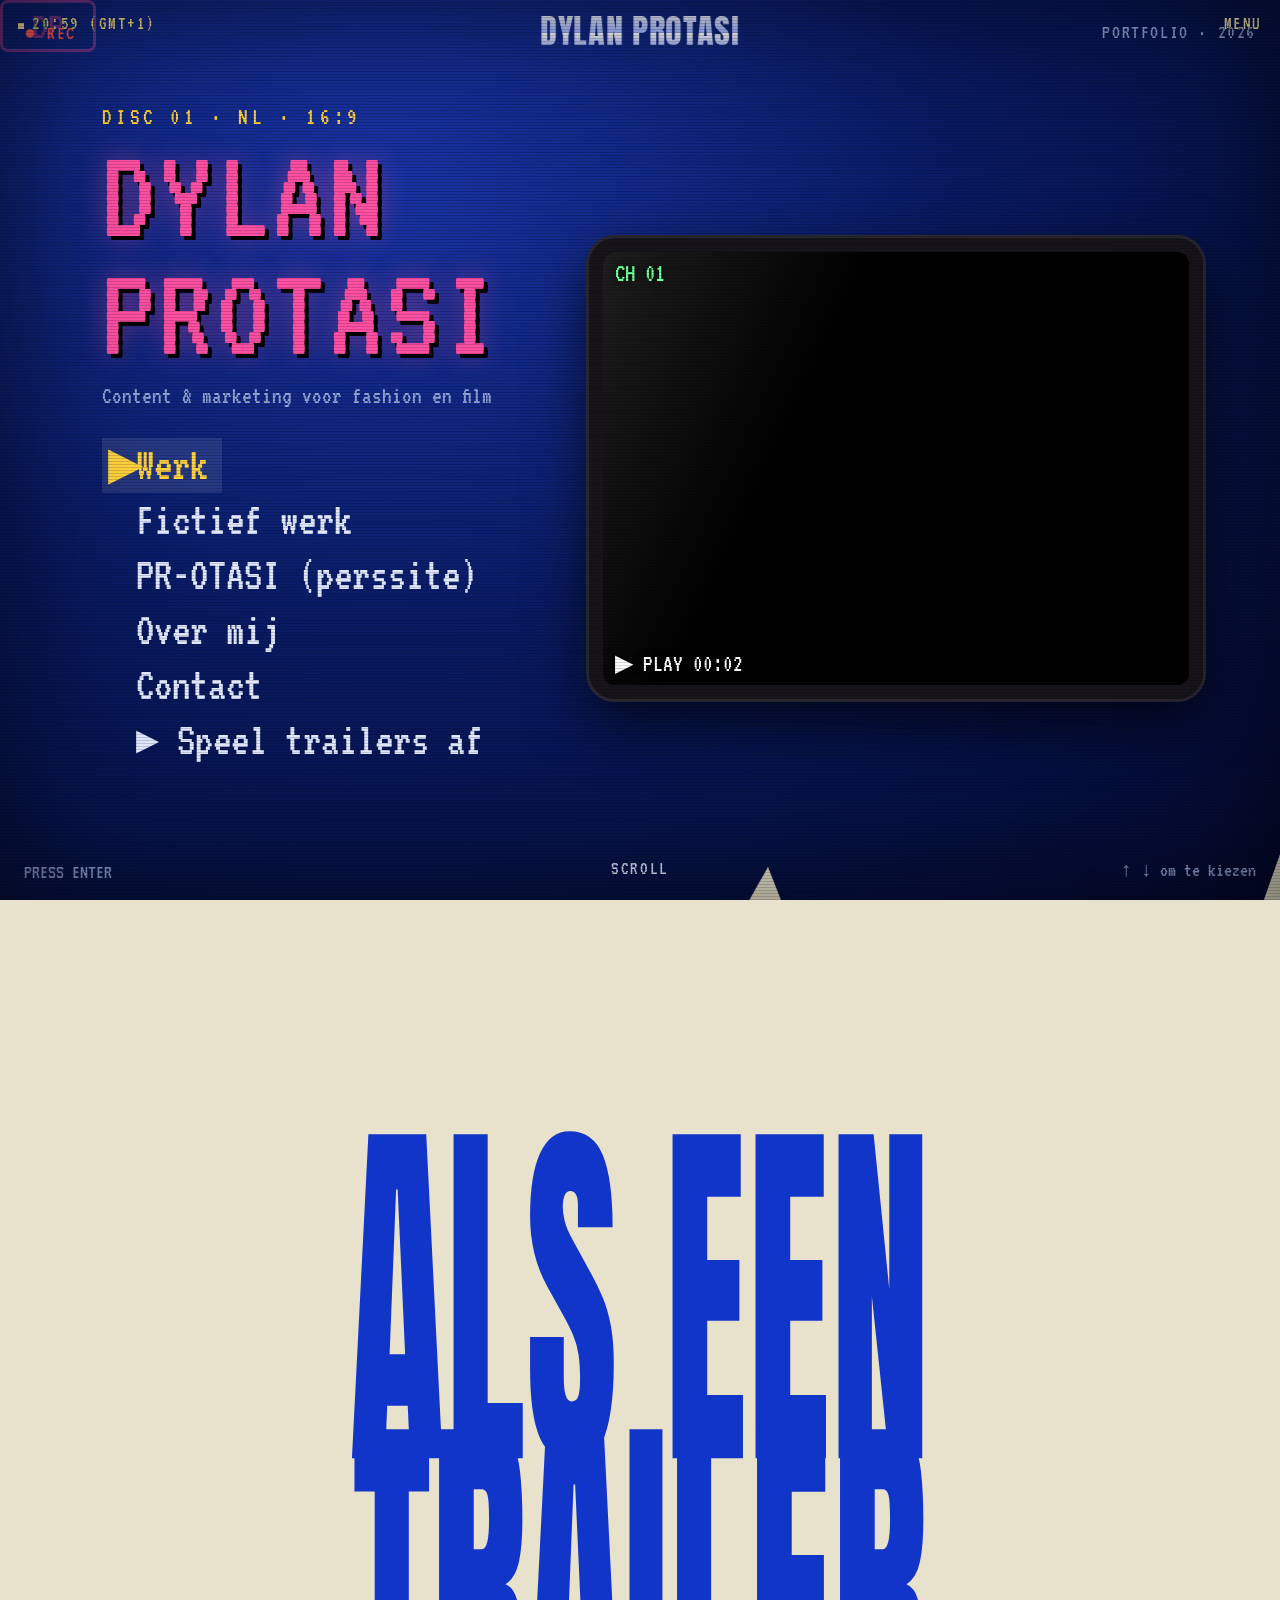
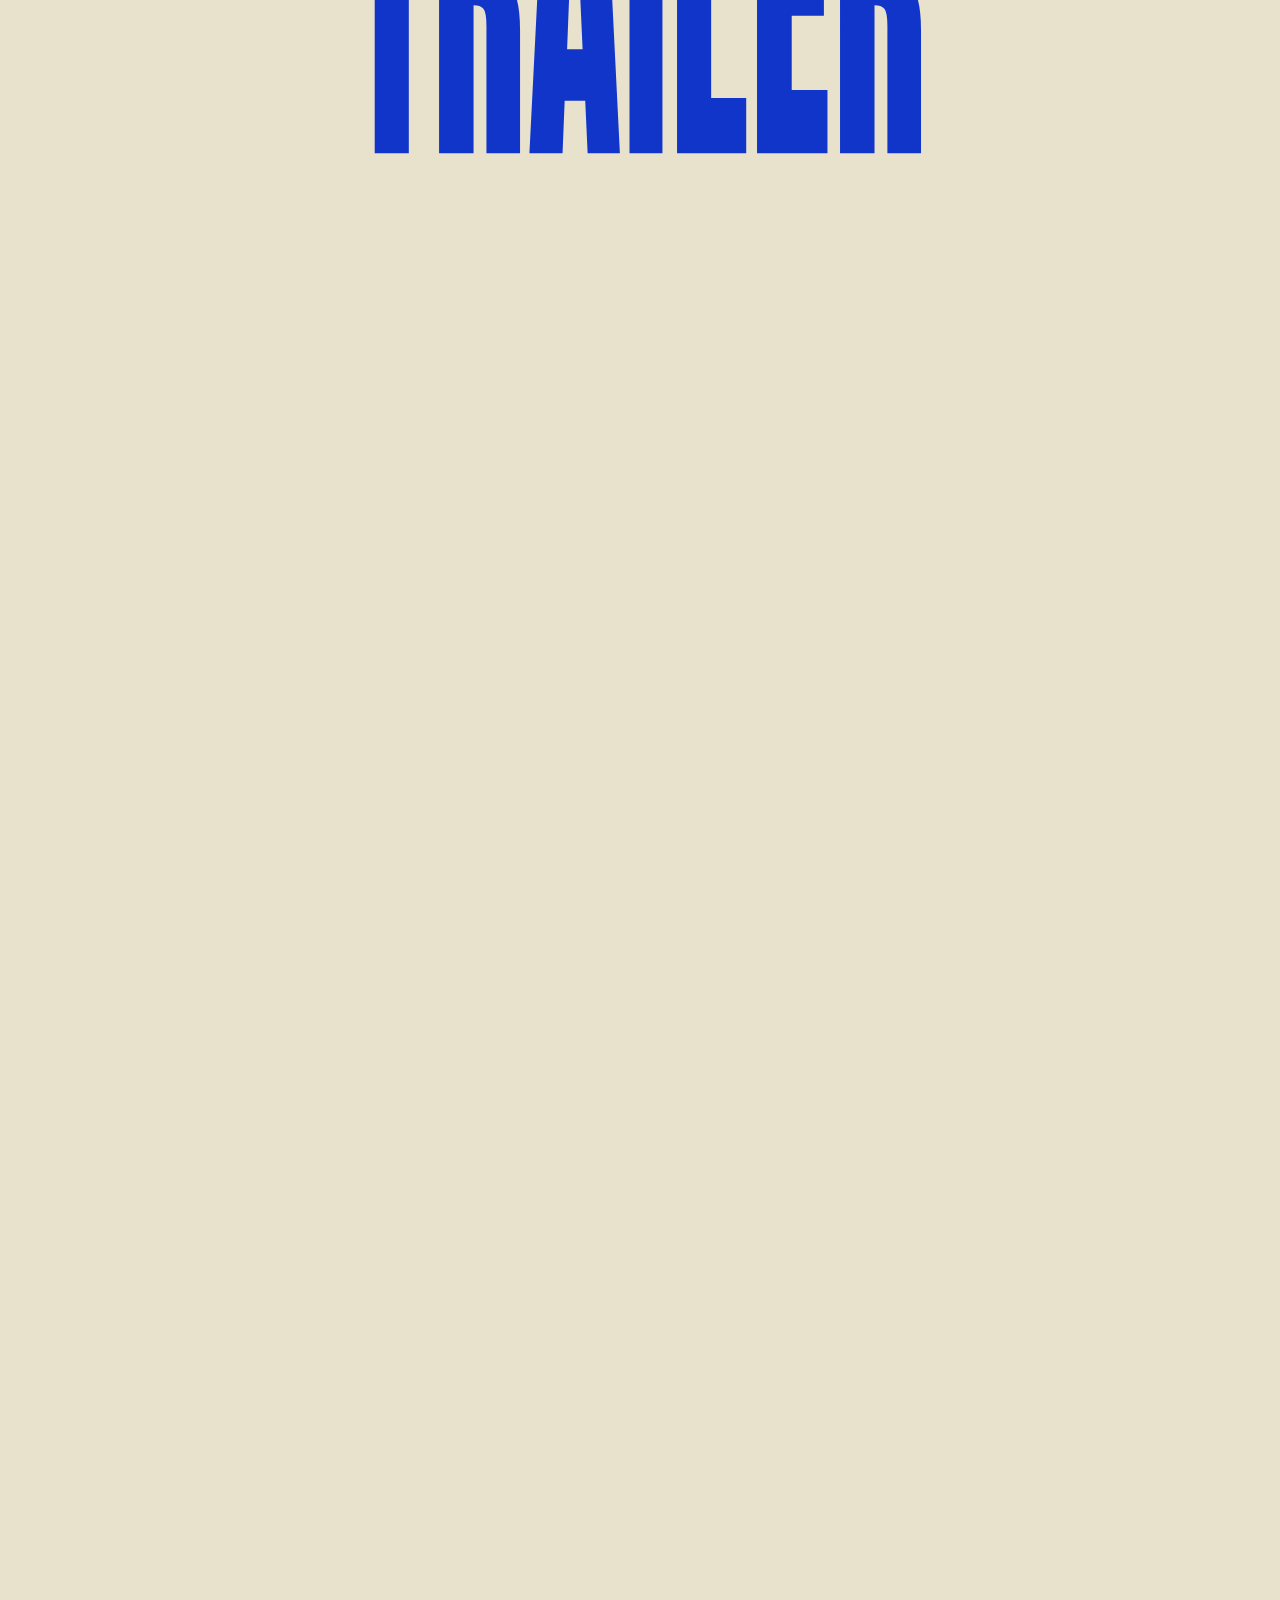
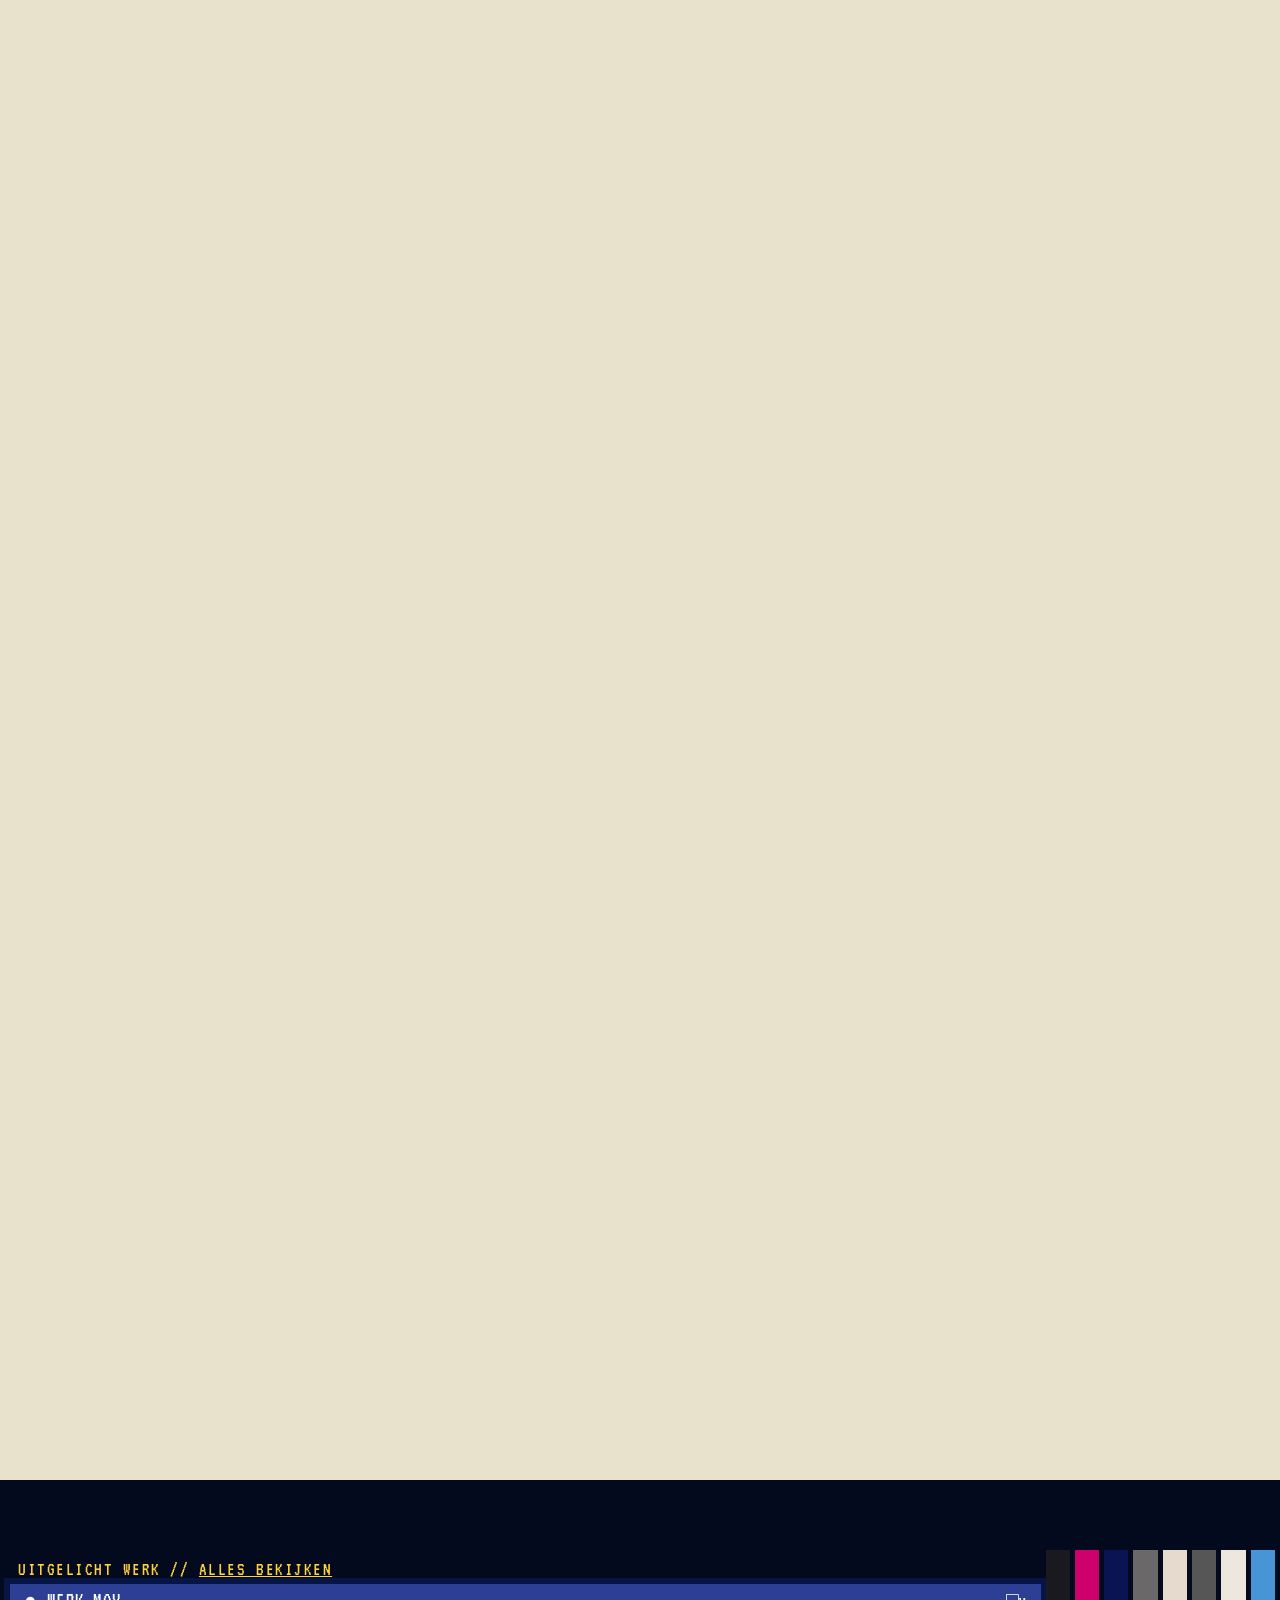
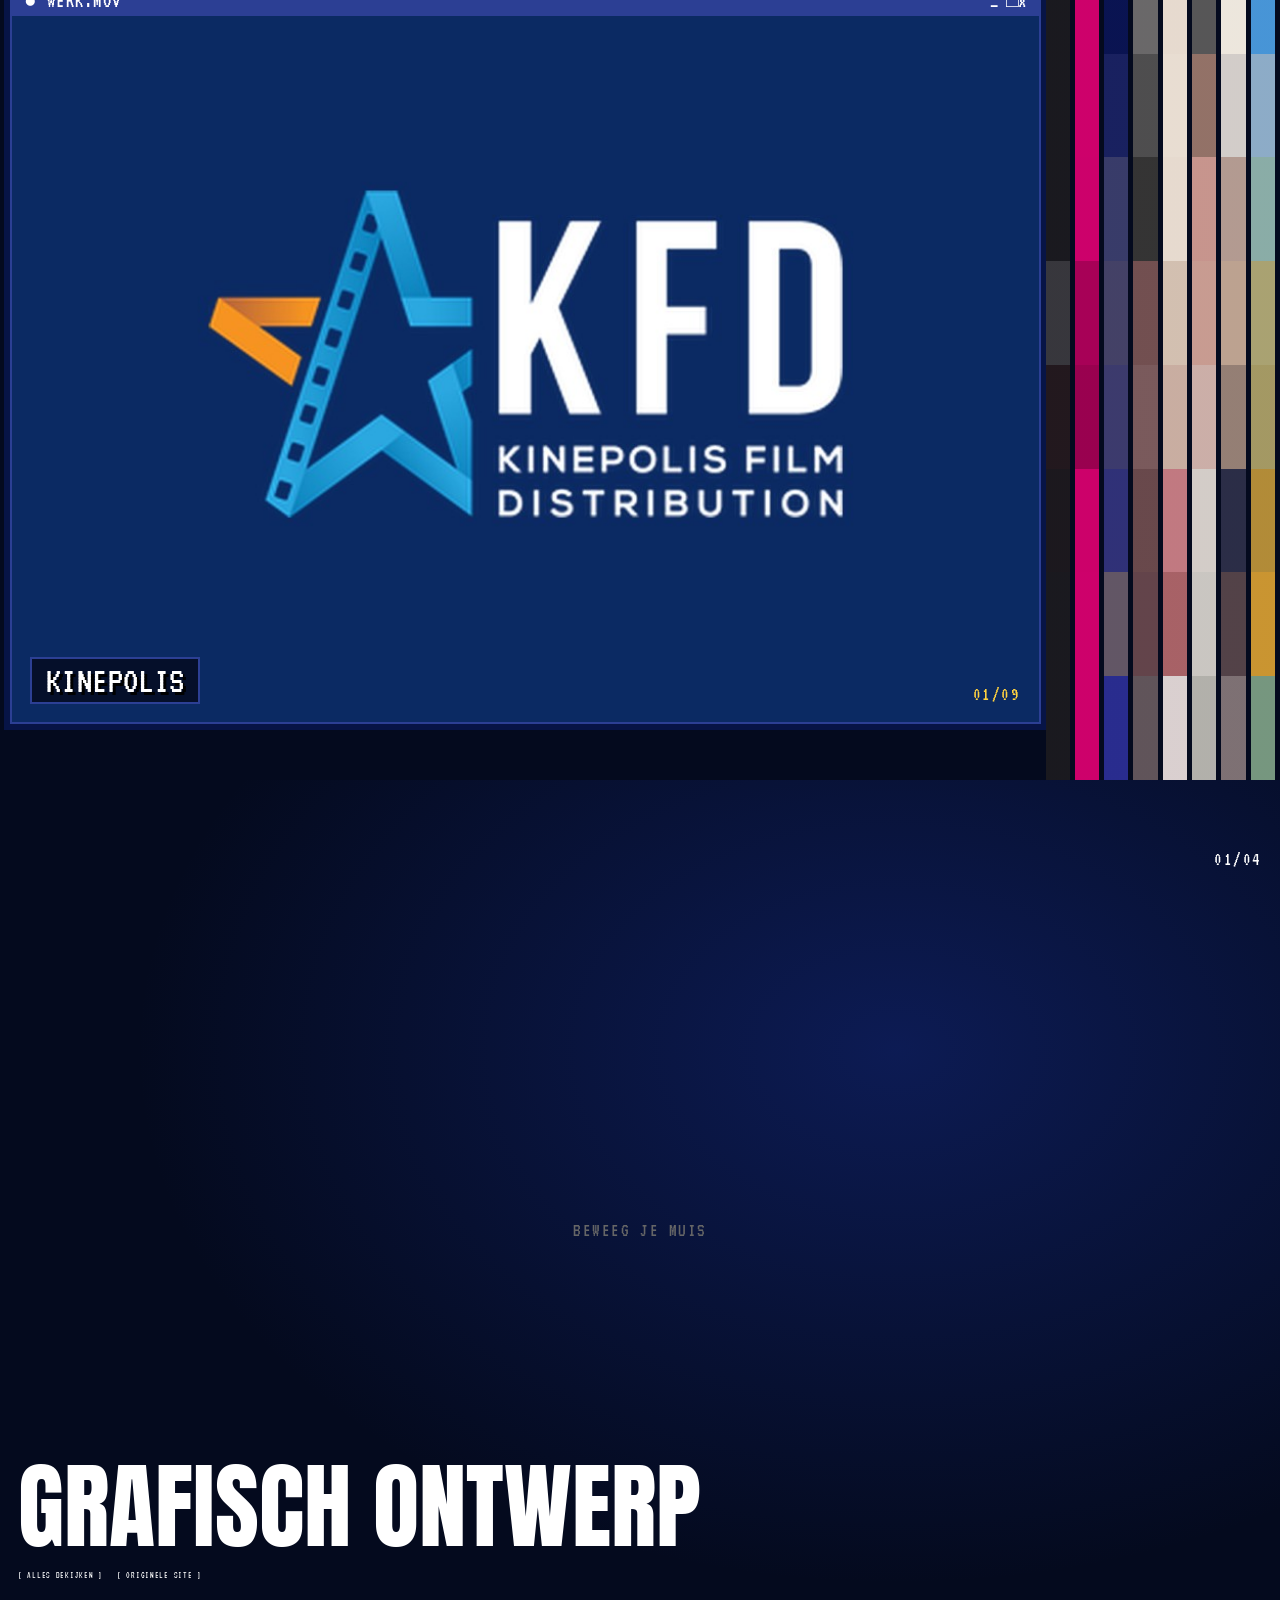
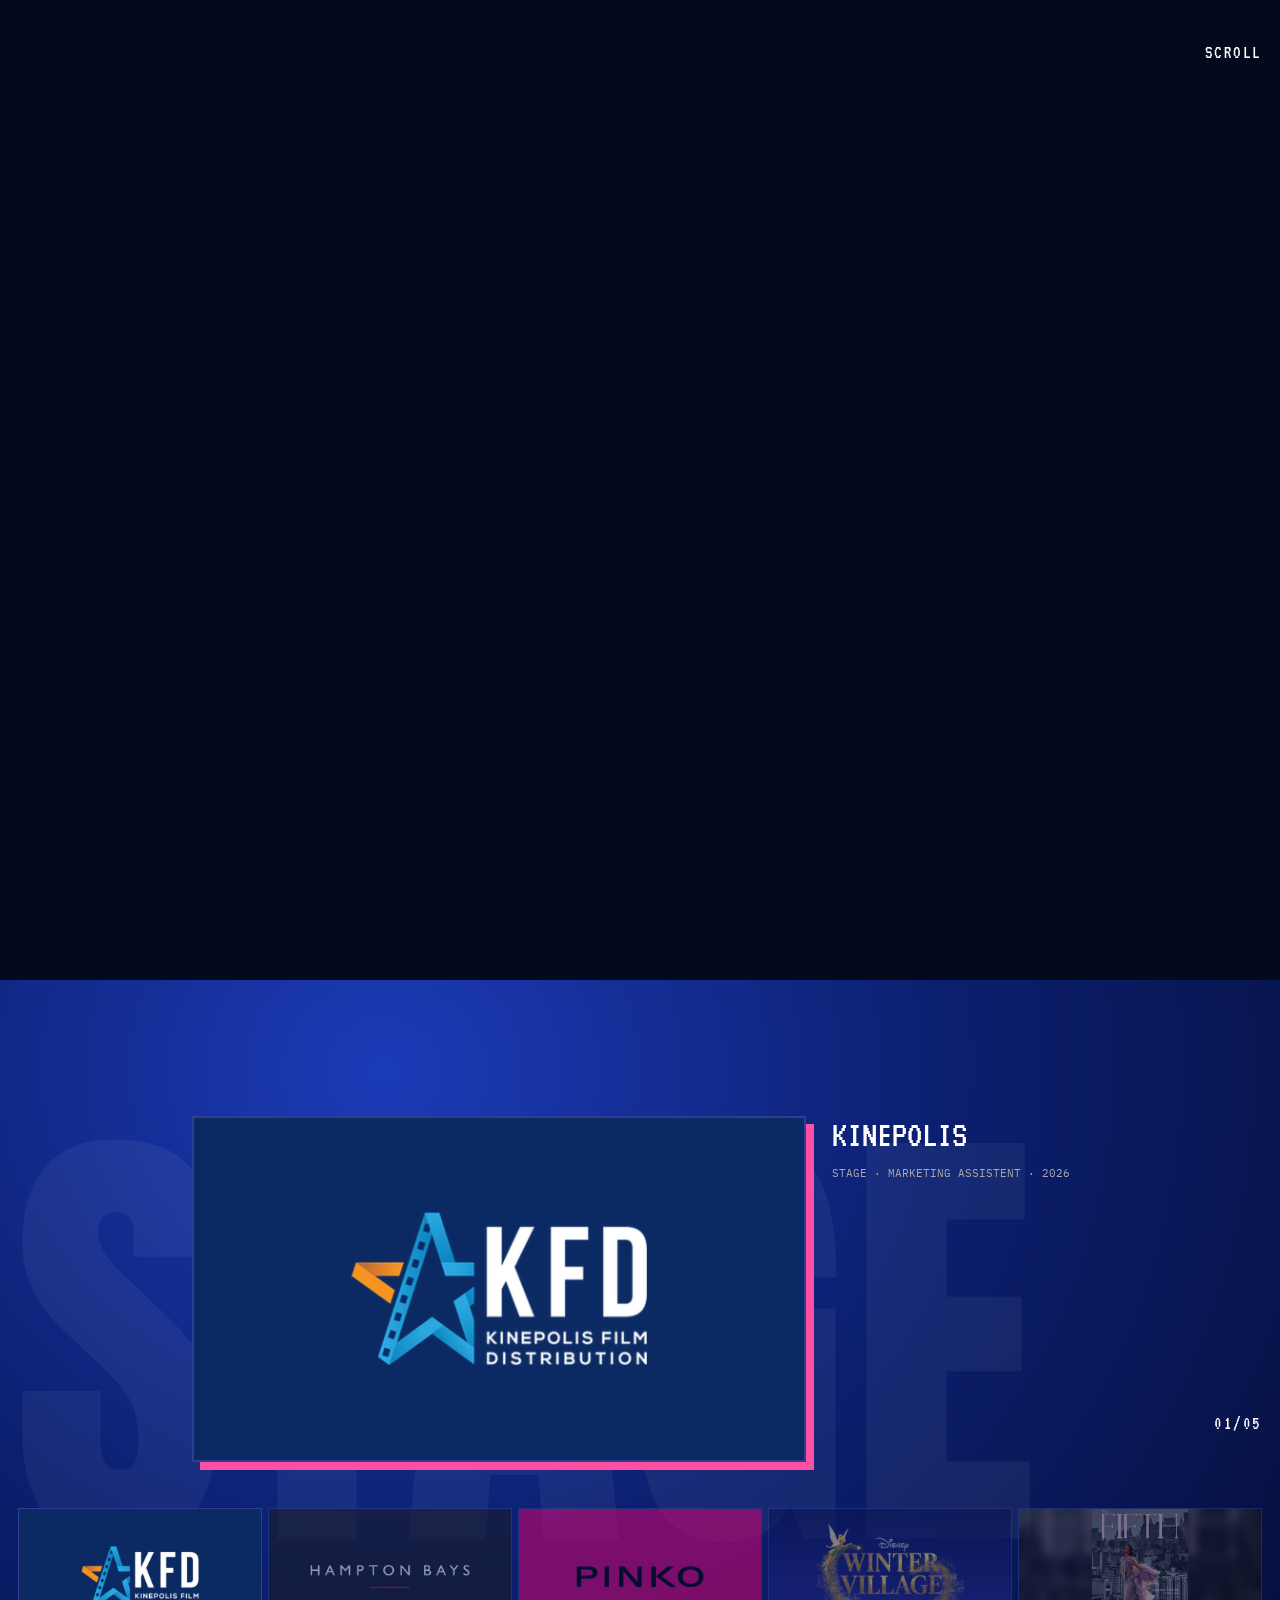
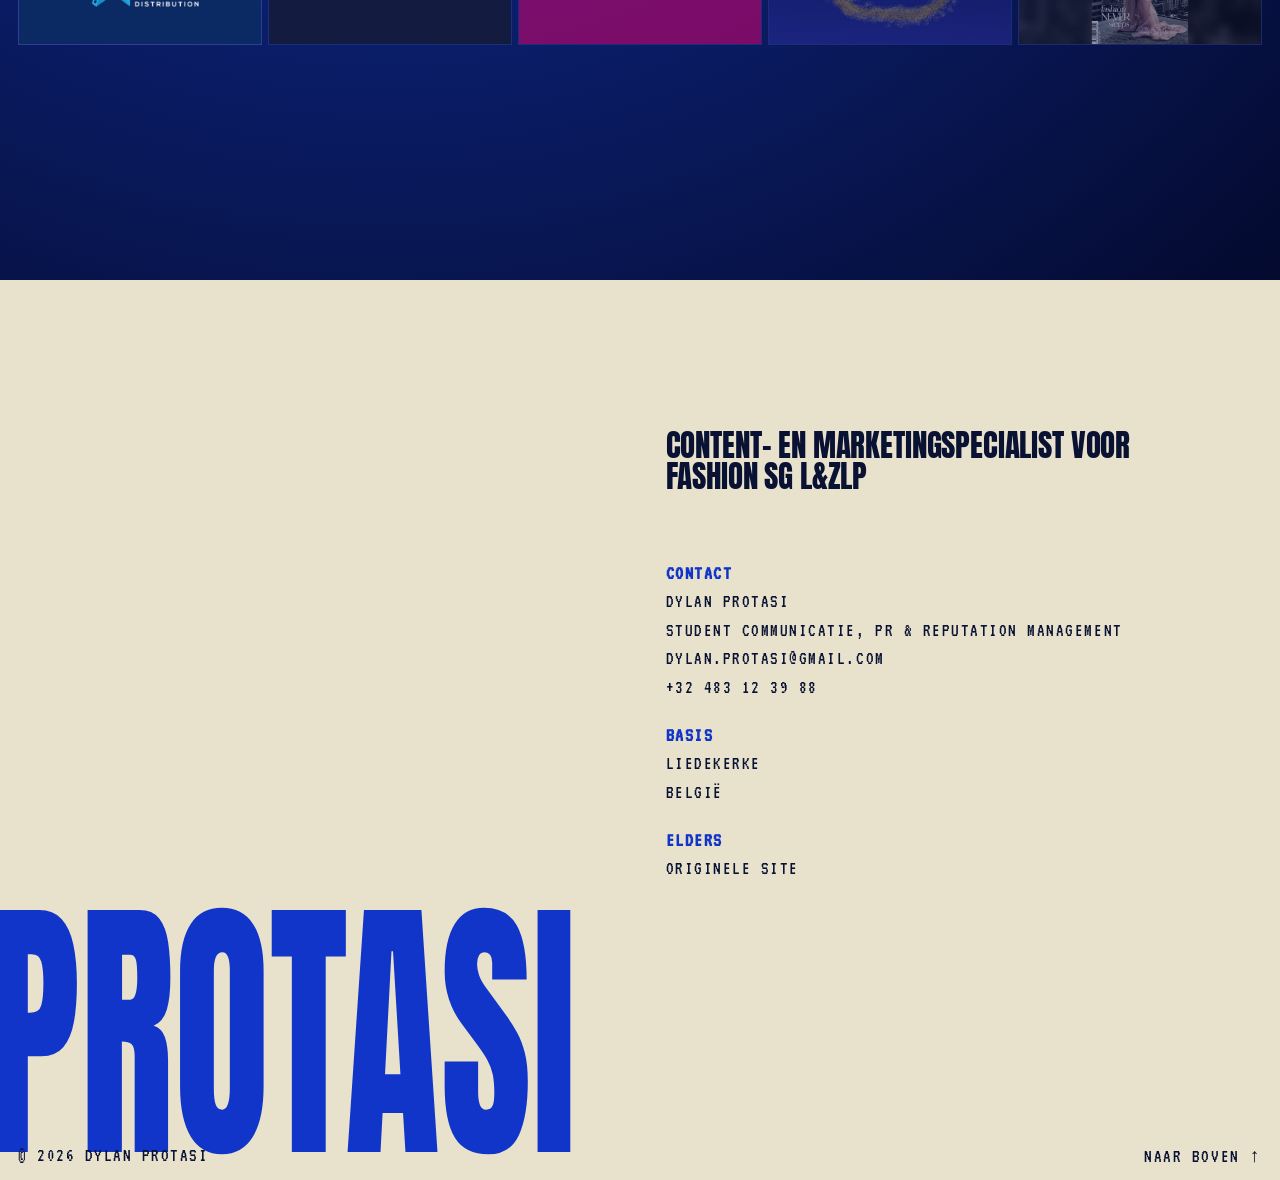
<file: mix.html>
<!DOCTYPE html><html lang="nl"><head><meta charset="utf-8"><meta name="viewport" content="width=device-width,initial-scale=1"><title>DYLAN PROTASI — Disc 01 // Content &amp; Marketing</title>
<link href="https://fonts.googleapis.com/css2?family=Anton&family=Archivo+Narrow:wght@400;600&family=Space+Mono&family=VT323&family=IBM+Plex+Mono:wght@400;500&display=swap" rel="stylesheet">
<style>
:root{--cream:#dcdccb;--red:#e60000;--blk:#050505;--gr:#1d1d1d}
*{box-sizing:border-box;margin:0;padding:0}html{scroll-behavior:smooth}html,body{overflow-x:clip}
body{background:var(--blk);color:#fff;font-family:"Archivo Narrow",Arial Narrow,Helvetica,sans-serif;font-size:15px}
a{color:inherit;text-decoration:none}
.an{font-family:Anton,Impact,"Arial Narrow",sans-serif;text-transform:uppercase;font-weight:400;line-height:.9}
.mo{font-family:"Space Mono",ui-monospace,monospace;font-size:10px;text-transform:uppercase;letter-spacing:.06em}
#bar{position:fixed;top:0;left:0;right:0;z-index:40;height:64px;display:flex;justify-content:space-between;align-items:flex-start;padding:14px 18px;pointer-events:none;mix-blend-mode:difference;color:#fff}
#bar *{pointer-events:auto}#bar .t::before{content:"";display:inline-block;width:6px;height:6px;background:currentColor;margin-right:8px}
#lg{position:fixed;top:10px;left:50%;transform:translateX(-50%);z-index:41;font-family:Anton,sans-serif;font-size:34px;letter-spacing:.02em;text-transform:uppercase;color:#a3acd0;line-height:1;transition:color .4s;clip-path:polygon(0 12%,8% 0,100% 0,100% 88%,92% 100%,0 100%);padding:4px 8px}
body.lt #lg{color:#0b0b0b}
.hero{position:relative;height:100vh;min-height:520px;overflow:hidden;background:#000}
.hero .bgs,.hero .bgs i{position:absolute;inset:0}.hero .bgs i{opacity:0;transition:opacity .9s;filter:brightness(.75);overflow:hidden}.hero .bgs i video,.win i video{width:100%;height:100%;object-fit:cover;display:block}.hero .bgs i.on{opacity:1}
.win{transition:transform .25s ease-out;position:absolute;left:50%;top:50%;transform:translate(-50%,-50%);width:min(48vw,720px);aspect-ratio:16/9;overflow:hidden;background:#000;box-shadow:0 30px 80px #0008}
.win i{position:absolute;inset:0;opacity:0;transition:opacity .5s;overflow:hidden}.win i.on{opacity:1}
.sc{position:absolute;bottom:22px;left:50%;transform:translateX(-50%);z-index:5}
.tri{position:absolute;left:0;right:0;bottom:-1px;height:70vh;background:var(--cream);clip-path:polygon(0 100%,100% 100%,100% 6%,92% 52%,86% 14%,70% 60%,60% 8%,44% 66%,34% 20%,18% 70%,8% 30%,0 60%);z-index:3;transform:translateY(calc(100% - 14vw));will-change:transform}
.cr{background:var(--cream);color:#0b0b0b;position:relative}
.big{height:260vh;position:relative}.big .st{position:sticky;top:0;height:100vh;overflow:hidden;display:grid;place-items:center}
.big .l1,.big .l2{position:absolute;left:50%;font-family:Anton,sans-serif;text-transform:uppercase;color:var(--red);line-height:.85;white-space:nowrap;font-size:clamp(90px,19vw,330px);transform:translateX(-50%) scaleY(1.25)}.big .l1{top:10vh}.big .l2{top:42vh;transform:translate(-50%,var(--y,100vh)) scaleY(1.25);transition:none}.big .lt2{position:absolute;left:18px;bottom:16vh;font-size:15px;line-height:1.1;text-transform:uppercase;opacity:0;transform:translateY(20px);transition:opacity .6s,transform .6s}.big .lt2.on{opacity:1;transform:none}.px{position:absolute;width:14px;height:14px;background:var(--cream);pointer-events:none;z-index:5;animation:pxo .5s forwards}@keyframes pxo{to{opacity:0;transform:scale(2.2)}}.big .w{display:none}.big .w span{position:absolute;left:4vw;right:4vw;top:50%;font-family:Anton,sans-serif;text-transform:uppercase;color:var(--red);font-size:clamp(80px,19vw,340px);line-height:.85;white-space:nowrap;transform:translateY(120%) scaleY(1.2);transform-origin:center bottom;opacity:0;transition:transform .8s cubic-bezier(.2,.8,.2,1),opacity .5s;margin-top:-.4em}.big .w span.on{transform:translateY(0) scaleY(1.2);opacity:1}.big .w span.out{transform:translateY(-120%) scaleY(1.2);opacity:0}
.sub{text-align:center;max-width:620px;margin:0 auto;padding:18vh 22px 20vh;font-size:15px;line-height:1.28;position:relative}.sub h2{font-size:clamp(26px,4vw,52px);margin-bottom:34px;line-height:.9}.sub p{margin-bottom:22px}.sub a{color:var(--red)}
.sub::after{content:"";position:absolute;left:0;right:0;bottom:-1px;height:10vw;background:var(--blk);clip-path:polygon(0 100%,100% 100%,100% 70%,92% 0,86% 60%,78% 10%,60% 90%,50% 40%,38% 100%,20% 50%,8% 100%,0 80%)}
.fw{position:relative;height:100vh;min-height:520px;background:#000;overflow:hidden;display:flex;align-items:stretch;padding:70px 0 0}
.fw .hd{position:absolute;top:80px;left:18px;z-index:3}
.fw .stripes{display:flex;gap:5px;flex:none;padding:0 5px}.fw .stripes b{flex:none;width:clamp(14px,1.9vw,28px);cursor:pointer;opacity:.95}.fw .stripes b:hover{filter:brightness(1.25)}
.fw .main{flex:1;position:relative;margin:34px 0 56px}.fw .main i{position:absolute;inset:0;background-size:cover;background-position:center;opacity:0;transition:opacity .6s;display:block}.fw .main i.on{opacity:1}
.fw .cap{position:absolute;left:18px;bottom:16px;font-size:18px;text-transform:uppercase;font-weight:600;letter-spacing:.01em}.fw .cn{position:absolute;right:18px;bottom:18px}
.pv{position:fixed;z-index:70;width:300px;aspect-ratio:16/10;pointer-events:none;overflow:hidden;opacity:0;transform:scale(.85);transition:opacity .2s,transform .25s;background:#111;box-shadow:0 20px 50px #000a}.pv.on{opacity:1;transform:scale(1)}.pv i{position:absolute;inset:0;background-size:cover;background-position:center}.pv video{position:absolute;inset:0;width:100%;height:100%;object-fit:cover}.pv span{position:absolute;left:8px;bottom:6px;font-family:'Space Mono',monospace;font-size:10px;text-transform:uppercase;background:#000;padding:2px 6px}.fw .main video{position:absolute;inset:0;width:100%;height:100%;object-fit:cover}.fw .vf{position:absolute;inset:0;display:grid;place-items:center;z-index:2;opacity:0;transition:opacity .2s;pointer-events:none}.fw .main:hover .vf{opacity:1}





.pr{position:relative;background:var(--gr);min-height:100vh;overflow:hidden;padding:64px 0 40px}
.pr .gh{position:absolute;left:1vw;top:20vh;font-family:Anton,sans-serif;font-size:36vw;line-height:.8;color:#ffffff0d;text-transform:uppercase;pointer-events:none}
.pr .row{position:relative;display:flex;align-items:flex-start;justify-content:center;gap:2vw;padding-top:8vh}
.pr .im{width:min(48vw,720px);aspect-ratio:16/9;background-size:cover;background-position:center;position:relative}.pr .tt{width:20vw;min-width:200px;font-size:clamp(17px,1.6vw,22px);text-transform:uppercase;line-height:1.05;font-weight:600}.pr .tt small{display:block;margin-top:14px;font-size:10px;color:#aaa;font-family:"Space Mono",monospace}
.pr .cn{position:absolute;right:18px;top:calc(8vh + 42vw*.5625 + 60px)}
.pr .th{position:relative;display:flex;gap:6px;padding:0 18px;margin-top:46px}.pr .th i{flex:1;aspect-ratio:16/9;background-size:cover;background-position:center;opacity:.55;cursor:pointer;transition:opacity .2s}.pr .th i.on,.pr .th i:hover{opacity:1}
.ct{background:var(--cream);color:#0b0b0b;position:relative;min-height:100vh;overflow:hidden;padding:140px 18px 0}
.ct h3{position:absolute;left:50%;top:150px;width:40vw;font-size:clamp(20px,2.4vw,34px);margin-left:2vw;font-family:"Archivo Narrow",sans-serif;font-weight:600;line-height:1}
.ct .info{position:absolute;left:50%;top:260px;margin-left:2vw;line-height:1.5}.ct .info b{display:block;margin-top:18px;font-family:"Archivo Narrow";font-size:11px}
.ct .giant{position:absolute;left:-1vw;bottom:34px;font-family:Anton,sans-serif;text-transform:uppercase;color:var(--red);font-size:clamp(110px,22vw,400px);line-height:.8;white-space:nowrap;transform:scaleX(.7);transform-origin:left bottom}
.ct .fo{position:absolute;left:18px;right:18px;bottom:12px;display:flex;justify-content:space-between}
#mn{position:fixed;inset:0;z-index:60;background:var(--red);color:#000;display:none;flex-direction:column;justify-content:center;padding:0 5vw}#mn.on{display:flex}#mn a{font-family:Anton,sans-serif;text-transform:uppercase;font-size:clamp(50px,10vw,140px);line-height:1}#mn a:hover{color:#fff}#mn .x{position:absolute;top:14px;right:18px;cursor:pointer}
@media(max-width:800px){.win{width:84vw}.fw .stripes{width:8vw}.pr .row{flex-direction:column;align-items:center}.pr .tt{width:84vw}.pr .cn{display:none}.ct h3,.ct .info{position:static;margin:0 0 20px;width:auto}.ct{padding-top:90px}.big .w span{font-size:34vw}}

.svw{position:relative;height:200vh;background:#000}.sv{position:sticky;top:0;height:100vh;min-height:520px;overflow:hidden;background:#000;cursor:none}
.sv .wl{position:absolute;top:70px;left:18px;line-height:1.5;opacity:0;transform:translateY(-8px);transition:opacity .5s,transform .5s;z-index:6}.sv.sx .wl{opacity:1;transform:none}.sv .wl a{display:block;opacity:.5;cursor:pointer;padding-left:0;position:relative}.sv .wl a.on{opacity:1}.sv .wl a.on::before{content:"";position:absolute;left:-11px;top:.55em;width:5px;height:5px;border-radius:50%;background:var(--red)}
.sv h2{position:absolute;left:18px;bottom:14vh;z-index:5;font-size:clamp(46px,7.4vw,112px);height:1em;overflow:hidden;line-height:1;width:80vw;pointer-events:none}.sv h2 span{position:absolute;left:0;top:0;white-space:nowrap;display:block;transition:transform .6s cubic-bezier(.2,.8,.2,1),opacity .4s}.sv h2 span.o,.sv h2 span.n{opacity:0}.sv h2 span.o{transform:translateY(-110%)}.sv h2 span.n{transform:translateY(110%)}
.sv .lk{position:absolute;left:18px;bottom:calc(14vh - 26px);z-index:6;display:flex;gap:14px;font-size:9px}
.sv .tr{position:absolute;inset:0;overflow:hidden;pointer-events:none}.sv .tr img{position:absolute;width:clamp(110px,13vw,210px);aspect-ratio:1;object-fit:cover;transform:translate(-50%,-50%) rotate(var(--r)) scale(.5);opacity:0;transition:transform .45s cubic-bezier(.2,.9,.3,1.2),opacity .35s;box-shadow:0 10px 24px #000a}.sv .tr img.on{opacity:1;transform:translate(-50%,-50%) rotate(var(--r)) scale(1)}.sv .tr img.gone{opacity:0;transform:translate(-50%,-50%) rotate(var(--r)) scale(.8);transition:transform .6s,opacity .6s}
.sv .cn{position:absolute;right:18px;top:70px;z-index:6}.sv .sc2{position:absolute;right:18px;bottom:18px;z-index:6}
.sv .hint{position:absolute;left:50%;top:50%;transform:translate(-50%,-50%);color:#666;z-index:1;transition:opacity .4s}.sv.mv .hint{opacity:0}
@media(max-width:800px){.sv{cursor:auto}}

.big{height:420vh}.big .st{position:sticky;top:0;height:100vh;overflow:hidden;display:block}
.grp{position:absolute;left:0;right:0;top:0;height:200vh;will-change:transform}
.bw{position:absolute;left:0;right:0;top:0;height:100vh;overflow:hidden}
.big .l1,.big .l2{position:absolute;left:50%;top:auto;font-family:Anton,Impact,sans-serif;text-transform:uppercase;color:var(--red);line-height:1;white-space:nowrap;font-size:15.5vw;transform:translateX(-50%) scaleY(1.9);transform-origin:50% 100%;transition:none;letter-spacing:.005em}
.big .l2{top:auto;bottom:2vh}.big .l1{top:auto;bottom:calc(2vh + 23vw)}
.big .lt2{position:absolute;left:18px;top:40vh;bottom:auto;font-size:15px;line-height:1.05;text-transform:uppercase;font-weight:600;opacity:0;transform:none;transition:opacity .5s;color:#0b0b0b}.big .lt2.on{opacity:1}
.pp{position:absolute;left:0;right:0;top:100vh;height:100vh;display:flex;flex-direction:column;align-items:center;justify-content:center;text-align:center;padding:0 20px;color:#0b0b0b}
.pp h2{font-family:"Archivo Narrow","Arial Narrow",sans-serif;font-weight:600;text-transform:uppercase;letter-spacing:-.035em;line-height:.88;font-size:clamp(28px,4.2vw,66px);max-width:min(58vw,860px);margin-bottom:6vh}
.pp p{max-width:430px;font-size:13px;line-height:1.2;margin-bottom:16px;color:#111}
.saw{position:absolute;left:0;right:0;bottom:-1px;height:150vh;background:#000;clip-path:polygon(0 100%,0 52%,16% 14%,16% 58%,34% 22%,34% 66%,54% 30%,54% 74%,74% 36%,74% 80%,100% 40%,100% 100%);transform:translateY(100%);will-change:transform}

/* ===== MIX: retro DVD-menu x robot ===== */
:root{--cream:#e8e2cc;--red:#ff4fa3;--blk:#040a1e;--gr:#0b1f6e;--acc:#ffd23f;--blue:#1235c9;--line:#2c3f94;--ink:#0a1233}
body{background:var(--blk);font-family:"IBM Plex Mono",ui-monospace,monospace;font-size:14px}
body:after{content:"";position:fixed;inset:0;pointer-events:none;z-index:90;background:repeating-linear-gradient(0deg,rgba(0,0,0,.16) 0 1px,transparent 1px 3px);box-shadow:inset 0 0 140px rgba(0,0,0,.55)}
.mo{font-family:"VT323",monospace;font-size:19px;letter-spacing:.08em}
.vt,.h1,.osd,.rec,.hud,.items,.disc{font-family:"VT323",monospace}
#lg{background:linear-gradient(180deg,#fff,#9fb2ff 55%,#fff 56%,#6f86e8);-webkit-background-clip:text;background-clip:text;-webkit-text-fill-color:transparent}
body.lt #lg{background:none;-webkit-text-fill-color:var(--ink);color:var(--ink)}
.hero{background:#040a2e}
.hero .bgs{filter:saturate(.8) contrast(1.05)}
.tint{position:absolute;inset:0;z-index:1;pointer-events:none;background:radial-gradient(ellipse at 30% 20%,rgba(28,59,184,.86) 0,rgba(11,31,110,.82) 45%,rgba(4,10,46,.94) 100%)}
.dvd{position:absolute;z-index:4;left:8vw;top:50%;transform:translateY(-52%);max-width:48vw}
.disc{color:var(--acc);font-size:24px;letter-spacing:.15em}
.h1{font:400 clamp(60px,10.5vw,170px)/.88 VT323,monospace;color:#ff4fa3;margin:8px 0 10px;text-shadow:4px 4px 0 #000,0 0 28px rgba(255,79,163,.45);letter-spacing:.02em}
.subt{font:24px VT323,monospace;color:#8ea0d6;margin-bottom:30px}
.items{list-style:none;font-size:clamp(28px,3.6vw,46px);line-height:1.2}
.items a{display:inline-block;padding:0 14px 0 34px;position:relative;color:#dfe8ff;transition:transform .35s cubic-bezier(.16,.84,.24,1),color .15s}
.items a:before{content:"\25B6";position:absolute;left:6px;opacity:0;color:var(--acc)}
.items a.on,.items a:hover{color:var(--acc);background:rgba(255,255,255,.1)}.items a.on:before,.items a:hover:before{opacity:1}.items a:hover{transform:translateX(10px)}
.hero .win{left:auto;right:6vw;top:50%;transform:translateY(-46%);width:min(40vw,560px);aspect-ratio:4/3;border:14px solid #17151a;border-radius:26px;outline:3px solid #2a2730;box-shadow:0 22px 60px rgba(0,0,0,.7),inset 0 0 40px rgba(0,0,0,.7);z-index:4;background:#000}
.hero .win:after{content:"";position:absolute;inset:0;z-index:3;pointer-events:none;border-radius:12px;background:linear-gradient(115deg,rgba(255,255,255,.12),transparent 35%),repeating-linear-gradient(0deg,rgba(0,0,0,.2) 0 1px,transparent 1px 3px)}
.osd{position:absolute;left:12px;top:8px;z-index:4;font-size:26px;color:#6dff9a;text-shadow:0 0 8px #000}
.rec{position:absolute;left:12px;bottom:8px;z-index:4;font-size:24px;color:#fff;text-shadow:0 0 8px #000}.rec b{font-weight:400}
.hud{position:absolute;z-index:4;font-size:20px;color:#8ea0d6}.hud.l{left:24px;top:22px;color:#ff5a5a}.hud.r{right:24px;top:22px}.hud.bl{left:24px;bottom:18px;animation:pr 1.2s steps(2) infinite}.hud.br{right:24px;bottom:18px}@keyframes pr{50%{opacity:.25}}
.dpl{position:absolute;z-index:3;left:0;top:0;width:96px;height:52px;border:3px solid #ff4fa3;color:#ff4fa3;font:40px/46px VT323,monospace;text-align:center;border-radius:8px;opacity:.4;animation:bx 11s linear infinite alternate,by 7s linear infinite alternate;pointer-events:none}
@keyframes bx{to{left:calc(100% - 96px)}}@keyframes by{to{top:calc(100% - 52px)}}
.sc{color:#dfe8ff}
/* intro */
.hero .disc,.hero .h1,.hero .subt,.hero .items li,.hero .win{opacity:0}
body.go .hero .disc,body.go .hero .h1,body.go .hero .subt,body.go .hero .items li{opacity:1;animation:hin 1.1s cubic-bezier(.16,.84,.24,1) backwards}
body.go .hero .h1{animation-delay:.1s}body.go .hero .subt{animation-delay:.3s}
body.go .hero .items li:nth-child(1){animation-delay:.45s}body.go .hero .items li:nth-child(2){animation-delay:.53s}body.go .hero .items li:nth-child(3){animation-delay:.61s}body.go .hero .items li:nth-child(4){animation-delay:.69s}body.go .hero .items li:nth-child(5){animation-delay:.77s}body.go .hero .items li:nth-child(6){animation-delay:.85s}
body.go .hero .win{opacity:1;animation:win 1.4s .2s cubic-bezier(.16,.84,.24,1) backwards}
@keyframes hin{0%{opacity:0;transform:translateY(50px);clip-path:inset(0 0 100% 0)}100%{opacity:1;transform:none;clip-path:inset(0 0 -20% 0)}}
@keyframes win{0%{opacity:0;transform:translateY(-46%) translateX(90px) scale(.9)}100%{opacity:1;transform:translateY(-46%)}}
#boot{position:fixed;inset:0;z-index:200;background:#000;color:#6dff9a;padding:28px 24px;font:22px/1.5 VT323,monospace;cursor:pointer;transition:opacity .6s}#boot.off{opacity:0;pointer-events:none}#boot i{display:inline-block;width:10px;height:18px;background:#6dff9a;animation:pr .8s steps(2) infinite;vertical-align:-2px}
/* cream pagina */
.cr{color:var(--ink)}
.big .l1,.big .l2{color:var(--blue)}
.big .lt2,.pp,.pp p{color:var(--ink)}
.big .lt2{font-family:"VT323",monospace;font-size:24px;font-weight:400;line-height:1}
.pp h2{font-family:Anton,Impact,sans-serif;font-weight:400;letter-spacing:-.005em;line-height:.98}
.pp a.mo,.lt2 a.mo{background:var(--blue)!important;color:#fff!important;border-radius:0;box-shadow:4px 4px 0 var(--red);text-shadow:none;padding:4px 14px;font-size:21px}
.pp p{font-family:"IBM Plex Mono",monospace;font-size:12px;line-height:1.5;max-width:470px}
.saw{background:var(--blk)}
.px{background:var(--blue)}
/* featured */
.fw{background:var(--blk)}
.fw .main{border:2px solid var(--line);box-shadow:0 0 0 6px rgba(11,31,110,.5)}
.fw .main:before{content:"\25CF  WERK.MOV";position:absolute;left:0;right:0;top:0;height:30px;z-index:5;background:var(--line);color:#fff;font:21px/30px VT323,monospace;padding:0 12px;letter-spacing:.06em}
.fw .main:after{content:"_ \25A1 x";position:absolute;right:12px;top:0;z-index:6;font:21px/30px VT323,monospace;color:#fff}
.fw .cap{font-family:"VT323",monospace;font-size:clamp(26px,3vw,44px);font-weight:400;background:rgba(4,10,30,.82);border:2px solid var(--line);padding:2px 14px;left:18px;bottom:18px;z-index:4;text-shadow:3px 3px 0 #000}
.fw .cn{z-index:4;color:var(--acc)}
.fw .hd{color:var(--acc)}.fw .hd a{text-decoration:underline}
/* services */
.svw,.sv{background:var(--blk)}
.sv h2{font-family:Anton,sans-serif}
.sv .wl{font-size:21px;line-height:1.2}
.sv:before{content:"";position:absolute;inset:0;background:radial-gradient(ellipse at 70% 30%,rgba(28,59,184,.35),transparent 60%);pointer-events:none}
/* stage */
.pr{background:radial-gradient(ellipse at 30% 10%,#1c3bb8 0,var(--gr) 45%,#040a2e 100%)}
.pr .im{border:2px solid var(--line);box-shadow:8px 8px 0 var(--red)}
.pr .tt{font-family:"VT323",monospace;font-size:clamp(28px,3vw,44px);font-weight:400;line-height:1}.pr .tt small{font-family:"IBM Plex Mono",monospace;font-size:11px}
.pr .th i{border:1px solid var(--line)}
/* contact */
.ct{color:var(--ink)}
.ct h3{font-family:Anton,sans-serif;font-weight:400;text-transform:uppercase;letter-spacing:-.005em}
.ct .giant{color:var(--blue)}
.ct .info b{font-family:"VT323",monospace;font-size:20px;color:var(--blue)}
.ct a:hover{color:var(--blue)}
#mn{background:var(--gr);color:#fff}#mn a:hover{color:var(--acc)}
@media(max-width:860px){.dvd{left:6vw;top:15vh;transform:none;max-width:88vw}.items{font-size:30px}.hero .win{right:auto;left:50%;top:auto;bottom:11vh;width:70vw;transform:translateX(-50%);border-width:10px}@keyframes win{0%{opacity:0;transform:translateX(-50%) translateY(40px)}100%{opacity:1;transform:translateX(-50%)}}.hud.bl,.hud.br{display:none}.subt{margin-bottom:14px}}
@media(prefers-reduced-motion:reduce){body.go .hero *{animation:none!important}.dpl{animation:none}}
.ct .giant{font-size:clamp(110px,22vw,400px)!important}.ct .info,.ct h3{z-index:3}</style></head><body>
<div id="bar" class="mo"><span class="t" id="clk">11:13 (GMT+2)</span><a href="#" onclick="mn.classList.add('on');return false">Menu</a></div>
<a id="lg" href="#top">DYLAN PROTASI</a>
<div id="mn"><a class="x mo" onclick="mn.classList.remove('on')">Sluiten ✕</a><a href="#top" onclick="mn.classList.remove('on')">Home</a><a href="#werk" onclick="mn.classList.remove('on')">Werk</a><a href="#doen" onclick="mn.classList.remove('on')">Diensten</a><a href="#stage" onclick="mn.classList.remove('on')">Stages</a><a href="#contact" onclick="mn.classList.remove('on')">Contact</a><a href="index.html">Originele site</a></div>
<div id="boot"><div id="bl"></div><i></i><div style="position:fixed;bottom:20px;right:24px;opacity:.6">[klik om over te slaan]</div></div>
<header class="hero" id="top"><div class="bgs" id="bgs"></div><div class="tint"></div>
<div class="dvd" id="dvd"><div class="disc">DISC 01 · NL · 16:9</div><h1 class="h1">DYLAN<br>PROTASI</h1><p class="subt">Content &amp; marketing voor fashion en film</p>
<ul class="items" id="items"><li><a href="#werk" class="on">Werk</a></li><li><a href="index.html#fictief">Fictief werk</a></li><li><a href="index.html#/nieuws">PR-OTASI (perssite)</a></li><li><a href="#about">Over mij</a></li><li><a href="#contact">Contact</a></li><li><a href="index.html#/kinepolis">&#9656; Speel trailers af</a></li></ul></div>
<div class="win" id="win"><span class="osd" id="ch">CH 01</span><span class="rec">&#9654; PLAY <b id="tc">00:00</b></span></div>
<div class="dpl">DP</div><div class="hud l mo">&#9679; REC</div><div class="hud r mo">PORTFOLIO &middot; 2026</div><div class="hud bl">PRESS ENTER</div><div class="hud br">&uarr; &darr; om te kiezen</div>
<a class="sc mo" href="#about">Scroll</a><div class="tri"></div></header>
<div class="cr" id="about"><div class="big"><div class="st"><div class="grp" id="grp">
<div class="bw"><div class="l1" id="l1">Als een</div><div class="l2" id="l2">Trailer</div><div class="lt2" id="lt2">Ik bedenk.<br>Ik monteer.<br>Ik maak het af.<br><br>Dit is Dylan.<br><a class="mo" href="index.html" style="color:var(--red)">[ Mijn werk ]</a></div></div>
<div class="pp"><h2 id="pph">Ik ben er voor de beleving. Gedreven door creativiteit, scherp gemaakt door samenwerking en nooit tevreden voor het klopt.</h2><p>Ik ben Dylan, een creatieve en leergierige jongen met een passie voor media, fashion en de filmindustrie. Ik hou me vooral bezig met grafisch ontwerp, conceptontwikkeling en video-editing. Ik combineer creatief denken met een scherp inzicht in doelgroepgericht werken, zowel zelfstandig als in teamverband. Elk project krijgt de aandacht van het eerste idee tot het laatste beeld.</p><p>Slapen kan wachten. Het werk komt eerst.</p><a class="mo" href="index.html" style="color:var(--red)">[ Meer over mij ]</a></div></div>
<div class="saw" id="saw"></div></div></div></div>
<section class="fw" id="werk"><div class="hd mo">Uitgelicht werk // <a href="index.html">Alles bekijken</a></div><div class="stripes" id="sl"></div><div class="main" id="fm"><div class="vf mo">[ Bekijk volledig ]</div><div class="cap" id="fc"></div><div class="cn mo" id="fn"></div></div><div class="stripes" id="sr"></div></section>
<div class="svw" id="doen"><section class="sv" id="svs"><div class="wl mo" id="wl"><div>Wat ik doe</div></div><div class="hint mo">Beweeg je muis</div><div class="tr" id="tr"></div><h2 class="an" id="sh"></h2><div class="lk mo"><a href="#werk">[ Alles bekijken ]</a><a href="index.html">[ Originele site ]</a></div><div class="cn mo" id="sn"></div><a class="sc2 mo" href="#stage">Scroll</a></section></div>
<section class="pr" id="stage"><div class="gh">Stage</div><div class="row"><a class="im" id="pi" href="#"></a><div class="tt" id="pt"></div></div><div class="cn mo" id="pn"></div><div class="th" id="pth"></div></section>
<section class="ct" id="contact"><h3>Content- en marketingspecialist voor fashion en film.</h3><div class="info mo"><b>Contact</b>Dylan Protasi<br>Student Communicatie, PR &amp; Reputation Management<br><a href="mailto:dylan.protasi@gmail.com">dylan.protasi@gmail.com</a><br>+32 483 12 39 88<b>Basis</b>Liedekerke<br>België<b>Elders</b><a href="index.html">Originele site</a></div><div class="giant">Protasi</div><div class="fo mo"><span>© 2026 Dylan Protasi</span><a href="#top">Naar boven ↑</a></div></section>
<script>
var D=[{"id": "kinepolis", "t": "KINEPOLIS", "img": "img/bn-kinepolis.jpg", "c": "#1a396e", "yr": "2026", "role": "Stage · Marketing Assistent"}, {"id": "hampton", "t": "HAMPTON BAYS", "img": "img/bn-hampton.jpg", "c": "#1f1d22", "yr": "2026", "role": "Stage · Belgisch modemerk"}, {"id": "pinko", "t": "PINKO", "img": "img/bn-pinko.jpg", "c": "#d0006b", "yr": "2025", "role": "Dagstage · Eindopdracht Fashion Masterclass"}, {"id": "disney", "t": "MAASMECHELEN", "img": "img/bn-disney.jpg", "c": "#303170", "yr": "2026", "role": "Bachelorproef · Concept & strategie"}, {"id": "fifth", "t": "THE FIFTH", "img": "img/bn-fifth.jpg", "c": "#e4dacd", "yr": "2025", "role": "Eindwerk jaar 2 · Magazine"}, {"id": "rhode-xmas", "t": "RHODE CHRISTMAS", "img": "img/bn-rhode-xmas.jpg", "c": "#d9b8b1", "yr": "2026", "role": "Fictieve campagne"}, {"id": "rhode", "t": "RHODE LIP BOOST", "img": "img/bn-rhode.jpg", "c": "#bec5cc", "yr": "2026", "role": "Fictieve campagne"}, {"id": "ioan", "t": "IOAN SUN SET", "img": "img/bn-ioan.jpg", "c": "#beaea7", "yr": "2026", "role": "Fictieve campagne"}, {"id": "lipton", "t": "LIPTON SPARKLING", "img": "img/bn-lipton.jpg", "c": "#9eae87", "yr": "2026", "role": "Schoolopdracht · Instagram-carrousel"}],S=[["Grafisch ontwerp", ["img/lp1.jpg", "img/lp2.jpg", "img/lp3.jpg", "img/s2.jpg", "img/s3.jpg", "img/s1.jpg", "img/adv.jpg"]], ["Video-editing &amp; trailers", ["img/dwq.jpg", "img/brq.jpg", "img/pks_p.jpg", "img/pkb_p.jpg", "img/lhq.jpg", "img/pkt1.jpg"]], ["Social content", ["img/m1.jpg", "img/m2.jpg", "img/m3.jpg", "img/ab1.jpg", "img/ab2.jpg", "img/pkm.jpg"]], ["Campagnes &amp; strategie", ["img/xm1.jpg", "img/xm2.jpg", "img/xm3.jpg", "img/xp1.jpg", "img/xp3.jpg", "img/spr.jpg", "img/ban.jpg"]]];
function el(t,c){var e=document.createElement(t);if(c)e.className=c;return e}
// clock
function ck(){var d=new Date(),o=new Intl.DateTimeFormat('nl-BE',{hour:'2-digit',minute:'2-digit',timeZone:'Europe/Brussels'}).format(d);document.getElementById('clk').textContent=o+' (GMT+1)'}ck();setInterval(ck,20000);
// hero
var CL=["kang", "cs2", "dw", "car", "furious", "pks", "ts", "tv1", "backrooms", "lh"],bg=document.getElementById('bgs'),wn=document.getElementById('win'),hi=0;
function mv(n){var v=document.createElement('video');v.src='video/h/'+n+'.mp4';v.muted=true;v.loop=true;v.playsInline=true;v.setAttribute('playsinline','');v.preload='auto';return v}
CL.forEach(function(n){var a=el('i');a.appendChild(mv(n));bg.appendChild(a);var b=el('i');b.appendChild(mv(n));wn.appendChild(b)});var wnI=wn.querySelectorAll(':scope > i');
function pl(i){[bg,wn].forEach(function(c){var v=c.children[i].firstChild;try{v.currentTime=0;var pr=v.play();if(pr&&pr.catch)pr.catch(function(){})}catch(e){}})}
function hs(){var n=CL.length,w=(hi+1)%n,b=(hi+2)%n;/* venster toont volgende clip, achtergrond toont de clip daarna */bg.children[hi].classList.remove('on');wnI[hi].classList.remove('on');hi=(hi+1)%n;/* bg = clip hi+1, window = clip hi */
 var bgi=(hi+1)%n;bg.querySelectorAll('i.on').forEach(function(x){x.classList.remove('on')});wn.querySelectorAll('i.on').forEach(function(x){x.classList.remove('on')});bg.children[bgi].classList.add('on');wnI[hi].classList.add('on');pl(bgi);pl(hi)}
hi=0;(function(){var bgi=1;bg.children[bgi].classList.add('on');wnI[0].classList.add('on');pl(bgi);pl(0)})();setInterval(hs,3600);

// boot + dvd-menu
(function(){var b=document.getElementById('boot'),L=document.getElementById('bl'),lines=['DYLAN PROTASI OS v2026.1','> geheugen test ........ OK','> laden: showreel.mov ... OK','> laden: projecten ...... OK','> disc 01 klaar. ENTER om te starten'],i=0,done=false;
function start(){if(done)return;done=true;b.classList.add('off');document.body.classList.add('go');setTimeout(function(){b.remove()},800)}
b.addEventListener('click',start);function nx(){if(done)return;if(i<lines.length){L.innerHTML+=lines[i++]+'<br>';setTimeout(nx,330)}else setTimeout(start,500)}nx();
var A=[].slice.call(document.querySelectorAll('#items a')),k=0;function sel(n){k=(n+A.length)%A.length;A.forEach(function(a,j){a.classList.toggle('on',j===k)})}
A.forEach(function(a,j){a.addEventListener('mouseenter',function(){sel(j)})});
addEventListener('keydown',function(e){if(!done){if(e.key==='Enter'||e.key===' ')start();return}if(scrollY>innerHeight*.4)return;if(e.key==='ArrowDown'){e.preventDefault();sel(k+1)}else if(e.key==='ArrowUp'){e.preventDefault();sel(k-1)}else if(e.key==='Enter'){A[k].click()}});
var tc=document.getElementById('tc'),ch=document.getElementById('ch'),t0=Date.now();setInterval(function(){var d=Math.floor((Date.now()-t0)/1000)%3600;tc.textContent=('0'+Math.floor(d/60)).slice(-2)+':'+('0'+d%60).slice(-2)},500);
})();
// logo color
function lc(){var r=document.getElementById('about').getBoundingClientRect(),c=document.getElementById('werk').getBoundingClientRect(),t=document.getElementById('contact').getBoundingClientRect();document.body.classList.toggle('lt',(r.top<30&&c.top>30)||t.top<30)}addEventListener('scroll',lc);lc();
// big words scroll
var lt2=document.getElementById('lt2'),bgEl=document.querySelector('.big'),grp=document.getElementById('grp'),saw=document.getElementById('saw'),pph=document.getElementById('pph'),cl=function(x){return Math.min(1,Math.max(0,x))};function bs(){var r=bgEl.getBoundingClientRect(),p=cl(-r.top/(r.height-innerHeight));var g=cl((p-.12)/.38),q=cl((p-.55)/.45);g=g*g*(3-2*g);grp.style.transform='translateY('+(-g*innerHeight)+'px)';saw.style.transform='translateY('+((1-q)*100)+'%)';lt2.classList.toggle('on',p>.04&&g<.6);if(g>.45&&pph&&!pph._d){scr(pph)}}addEventListener('scroll',bs);bs();
var st2=document.querySelector('.big .st');st2.addEventListener('mousemove',function(e){if(Math.random()<.5){var d=document.createElement('div');d.className='px';var rc=st2.getBoundingClientRect();d.style.left=(e.clientX-rc.left+Math.round((Math.random()-.5)*50))+'px';d.style.top=(e.clientY-rc.top+Math.round((Math.random()-.5)*50))+'px';st2.appendChild(d);setTimeout(function(){d.remove()},500)}});
// featured: horizontale filmstrip, hover/klik schuift naar het volgende
var VM={kinepolis:'kang',hampton:'cs2',pinko:'pks'},fi=0,fm=document.getElementById('fm'),FI=[],cv=el('canvas');
cv.style.cssText='position:absolute;inset:0;width:100%;height:100%;z-index:2;pointer-events:none;image-rendering:pixelated;opacity:0';fm.appendChild(cv);
D.forEach(function(p,i){var a=el('i');a.style.backgroundImage='url('+p.img+')';a.style.backgroundColor=p.c;if(VM[p.id]){var v=document.createElement('video');v.src='video/h/'+VM[p.id]+'.mp4';v.muted=true;v.loop=true;v.setAttribute('playsinline','');v.preload='metadata';a.appendChild(v)}fm.insertBefore(a,cv);FI.push(a);var im=new Image();im.onload=function(){p.im=im;var c=document.createElement('canvas');c.width=1;c.height=8;var x=c.getContext('2d');x.drawImage(im,0,0,1,8);var d=x.getImageData(0,0,1,8).data,st=[];for(var k=0;k<8;k++){var col='rgb('+d[k*4]+','+d[k*4+1]+','+d[k*4+2]+')';st.push(col+' '+(k*12.5)+'%,'+col+' '+((k+1)*12.5)+'%')}p.grad='linear-gradient(180deg,'+st.join(',')+')';stripes()};im.src=p.img});
function stripes(){['sl','sr'].forEach(function(id,s){var c=document.getElementById(id);c.innerHTML='';var from=s?fi+1:0,to=s?D.length:fi;for(var j=from;j<to;j++){var p=D[j],b=el('b');b.style.background=p.grad||p.c;b.dataset.j=j;b.title=p.t;b.onclick=function(){fs(+this.dataset.j)};b.onmouseenter=function(){var j=+this.dataset.j;clearTimeout(ht);ht=setTimeout(function(){fs(j)},180)};b.onmouseleave=function(){clearTimeout(ht)};c.appendChild(b)}})}
var ht;
function pix(p){var im=p.im;if(!im)return;var W=fm.clientWidth,H=fm.clientHeight;cv.width=W;cv.height=H;var x=cv.getContext('2d'),sz=[40,26,16,10,6,3],k=0;cv.style.opacity=1;(function step(){if(k>=sz.length){cv.style.opacity=0;return}var s=sz[k++],w=Math.max(2,Math.round(W/s)),hh=Math.max(2,Math.round(H/s)),t=document.createElement('canvas');t.width=w;t.height=hh;var tx=t.getContext('2d'),r=Math.max(w/im.width,hh/im.height),dw=im.width*r,dh=im.height*r;tx.drawImage(im,(w-dw)/2,(hh-dh)/2,dw,dh);x.imageSmoothingEnabled=false;x.clearRect(0,0,W,H);x.drawImage(t,0,0,w,hh,0,0,W,H);setTimeout(step,70)})()}
function fs(n,first){n=Math.max(0,Math.min(D.length-1,n));if(!first&&n===fi)return;fi=n;FI.forEach(function(a,i){a.classList.toggle('on',i==fi);var v=a.querySelector('video');if(v){if(i==fi){try{v.currentTime=0;var pr=v.play();if(pr&&pr.catch)pr.catch(function(){})}catch(e){}}else v.pause()}});document.getElementById('fc').textContent=D[fi].t;document.getElementById('fn').textContent=('0'+(fi+1)).slice(-2)+'/'+('0'+D.length).slice(-2);fm.onclick=function(){location.href='index.html#/'+D[fi].id};stripes();if(!first)pix(D[fi])}
fs(0,true);
// services: foto's volgen de muis, scroll wisselt van dienst
var si=-1,wl=document.getElementById('wl'),tr=document.getElementById('tr'),sh=document.getElementById('sh'),sn=document.getElementById('sn'),svs=document.getElementById('svs'),svw=document.getElementById('doen'),trail=[],lx=-999,ly=-999,ti=0;
S.forEach(function(s,i){var t=el('span','n');t.innerHTML=s[0];sh.appendChild(t)});
S.forEach(function(s,i){var a=el('a');a.innerHTML=s[0];a.onclick=function(){ss(i);lastT=Date.now()};wl.appendChild(a)});
function ss(i){if(i===si)return;si=i;ti=0;[].forEach.call(wl.querySelectorAll('a'),function(a,k){a.classList.toggle('on',k==i)});[].forEach.call(sh.children,function(s,k){s.className=k==i?'':(k<i?'o':'n')});sn.textContent='0'+(i+1)+'/0'+S.length;trail.forEach(function(m,k){setTimeout(function(){m.classList.add('gone');setTimeout(function(){m.remove()},650)},k*40)});trail=[]}
function spawn(x,y){var m=document.createElement('img');m.src=S[si][1][ti%S[si][1].length];ti++;m.alt='';m.style.left=x+'px';m.style.top=y+'px';m.style.setProperty('--r',(Math.random()*26-13)+'deg');tr.appendChild(m);requestAnimationFrame(function(){requestAnimationFrame(function(){m.classList.add('on')})});trail.push(m);setTimeout(function(){var k=trail.indexOf(m);if(k>-1)trail.splice(k,1);m.classList.add('gone');setTimeout(function(){m.remove()},650)},4200);if(trail.length>26){var o=trail.shift();o.classList.add('gone');setTimeout(function(){o.remove()},650)}}
svs.addEventListener('mousemove',function(e){svs.classList.add('mv');var r=svs.getBoundingClientRect(),x=e.clientX-r.left,y=e.clientY-r.top;if(Math.hypot(x-lx,y-ly)>80){lx=x;ly=y;spawn(x,y)}});
var lastT=0,wasP=false,LAST=S.length-1;
function pinned(){var r=svw.getBoundingClientRect();return r.top<=2&&r.bottom>=innerHeight-2}
function sscroll(){var r=svw.getBoundingClientRect(),p=pinned();if(p&&!wasP){lastT=Date.now()}wasP=p;if(r.top>2)ss(0);else if(r.bottom<innerHeight-2)ss(LAST);else if(si<0)ss(0);svs.classList.toggle('sx',p||r.bottom<innerHeight)}
addEventListener('scroll',sscroll);sscroll();
// pas naar de volgende pagina als alle titels geweest zijn
function step(dir,e){if(!pinned())return false;if((dir>0&&si<LAST)||(dir<0&&si>0)){if(e&&e.cancelable)e.preventDefault();if(Date.now()-lastT>750){ss(si+dir);lastT=Date.now()}return true}return false}
addEventListener('wheel',function(e){if(Math.abs(e.deltaY)<2)return;step(e.deltaY>0?1:-1,e)},{passive:false});
var ty=0;addEventListener('touchstart',function(e){ty=e.touches[0].clientY},{passive:true});
addEventListener('touchmove',function(e){var d=ty-e.touches[0].clientY;if(Math.abs(d)>30){if(step(d>0?1:-1,e))ty=e.touches[0].clientY}},{passive:false});
addEventListener('keydown',function(e){var k=e.key;if(k==='ArrowDown'||k==='PageDown'||k===' ')step(1,e);else if(k==='ArrowUp'||k==='PageUp')step(-1,e)});

// stage
var pe=D.slice(0,5),pi=0;
function ps(i){pi=i;var p=pe[i];var im=document.getElementById('pi');im.style.backgroundImage='url('+p.img+')';im.href='index.html#/'+p.id;document.getElementById('pt').innerHTML=p.t+'<small>'+p.role+' · '+p.yr+'</small>';document.getElementById('pn').textContent='0'+(i+1)+'/0'+pe.length;[].forEach.call(document.getElementById('pth').children,function(t,k){t.classList.toggle('on',k==i)})}
pe.forEach(function(p,i){var t=el('i');t.style.backgroundImage='url('+p.img+')';t.onclick=function(){ps(i)};document.getElementById('pth').appendChild(t)});ps(0);

// glitch scramble headline
var CH='ABCDEFGHIJKLMNOPQRSTUVWXYZ#%&/';function scr(e){if(e._d)return;e._d=1;var t=e.dataset.t||(e.dataset.t=e.textContent),f=0;var iv=setInterval(function(){f++;var o='';for(var i=0;i<t.length;i++){o+=(t[i]==' '||i<f*2.6)?t[i]:CH[Math.floor(Math.random()*CH.length)]}e.textContent=o;if(f*2.6>=t.length){e.textContent=t;clearInterval(iv)}},35)}
var sio=new IntersectionObserver(function(es){es.forEach(function(x){if(x.isIntersecting){scr(x.target);sio.unobserve(x.target)}})},{threshold:.6});document.querySelectorAll('.ct h3').forEach(function(e){sio.observe(e)});
var tri=document.querySelector('.tri');function tsc(){var p=Math.min(1,scrollY/(innerHeight*.9));tri.style.transform='translateY(calc('+((1-p)*100)+'% - '+((1-p)*14)+'vw*0 + '+((1-p)*0)+'px))';tri.style.transform='translateY('+(((1-p)*(70-9.4))+(0))+'vh)'}addEventListener('scroll',tsc);tsc();
// hero window follows mouse + grows on scroll
var hw=document.getElementById('win');document.getElementById('top').addEventListener('mousemove',function(e){var x=(e.clientX/innerWidth-.5)*40,y=(e.clientY/innerHeight-.5)*30;hw.style.transform='translate(calc(-50% + '+x+'px),calc(-50% + '+y+'px))'});
addEventListener('scroll',function(){var p=Math.min(1,scrollY/innerHeight);hw.style.width='min('+(48+p*52)+'vw,'+(720+p*1200)+'px)'});
</script></body></html>
</file>
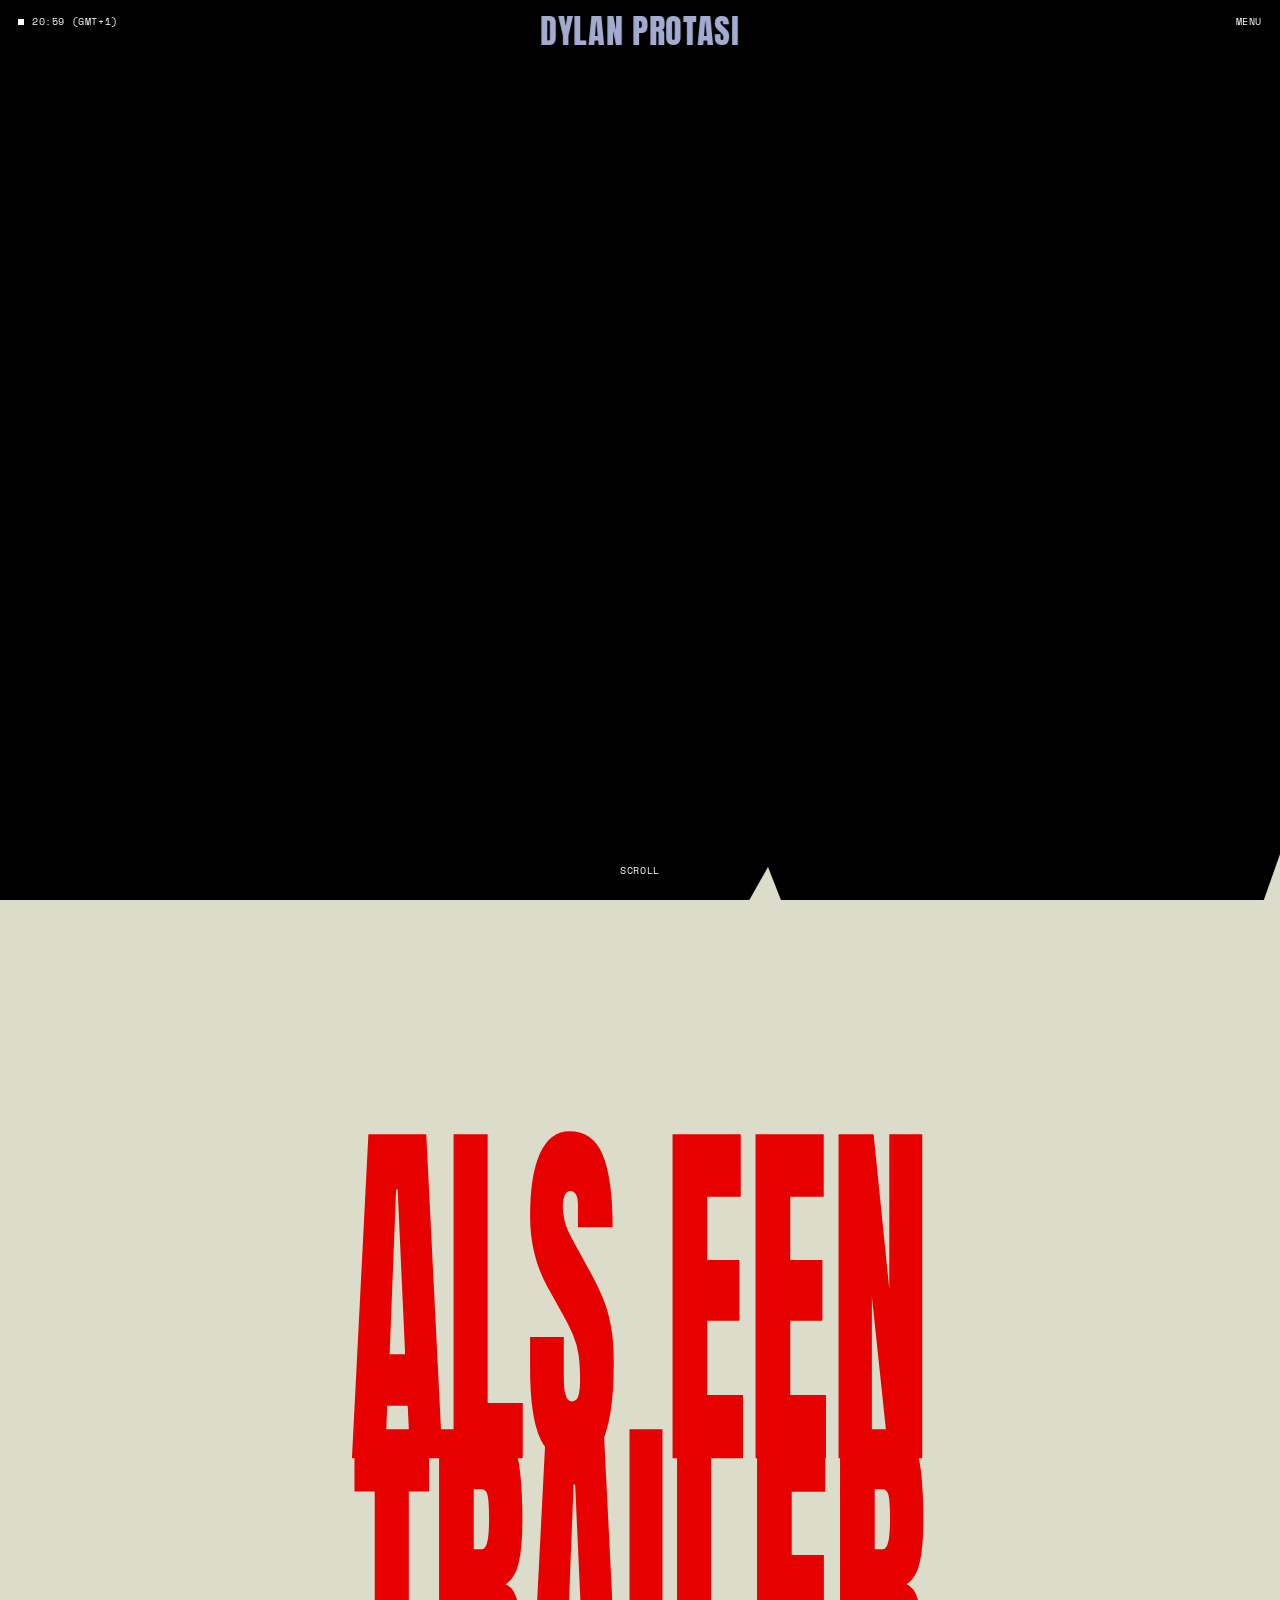
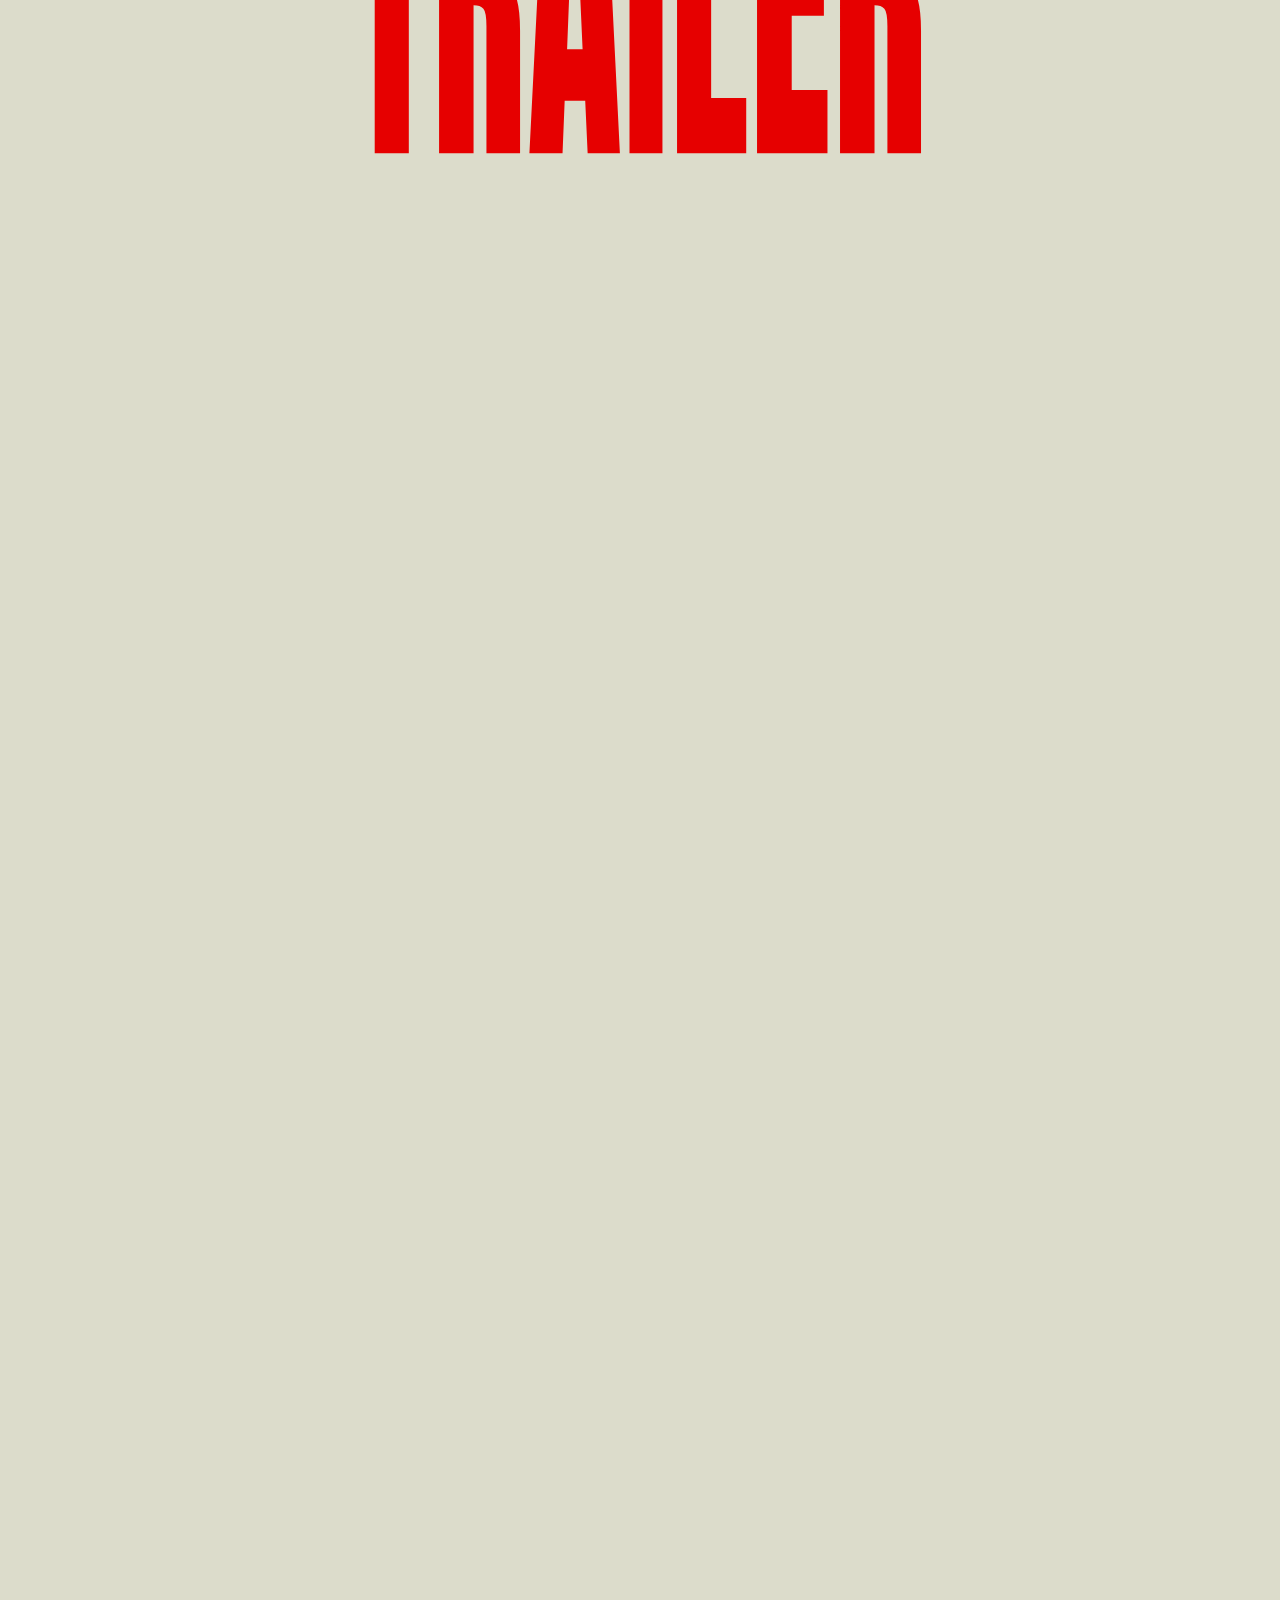
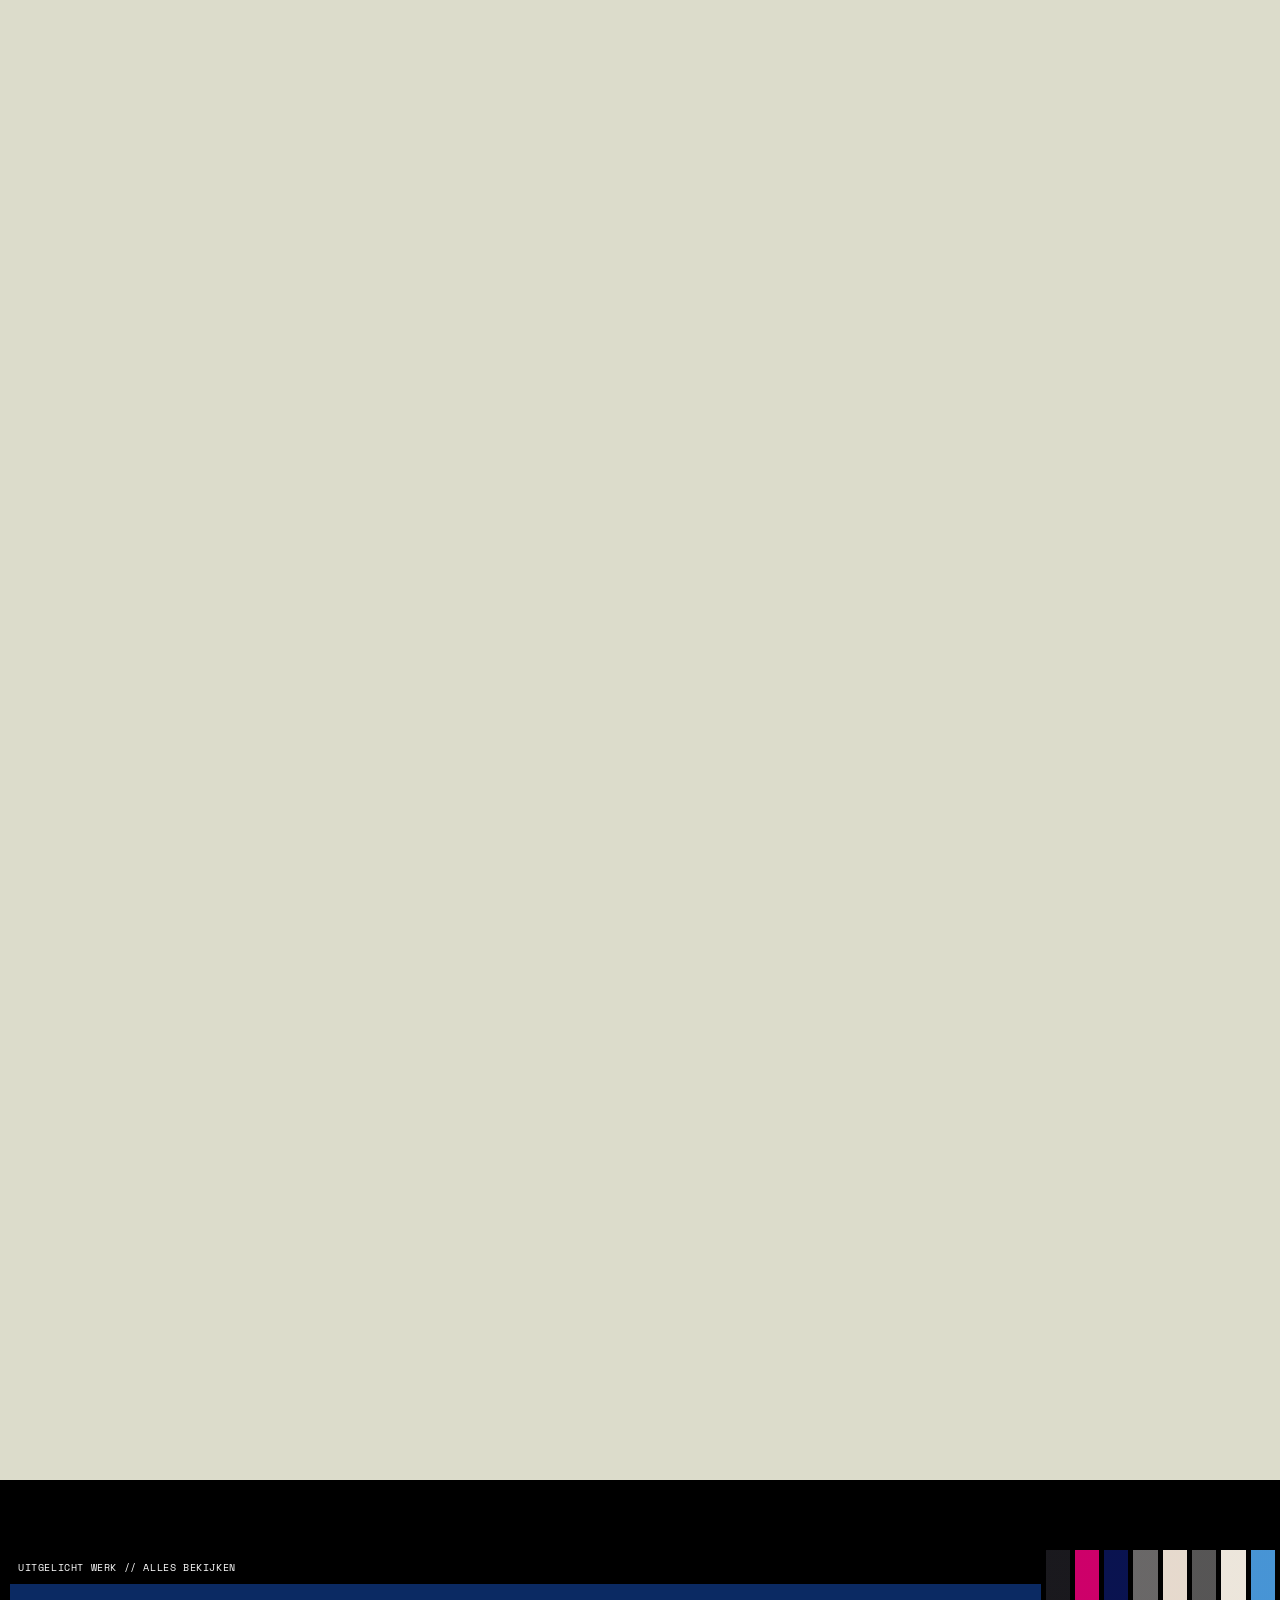
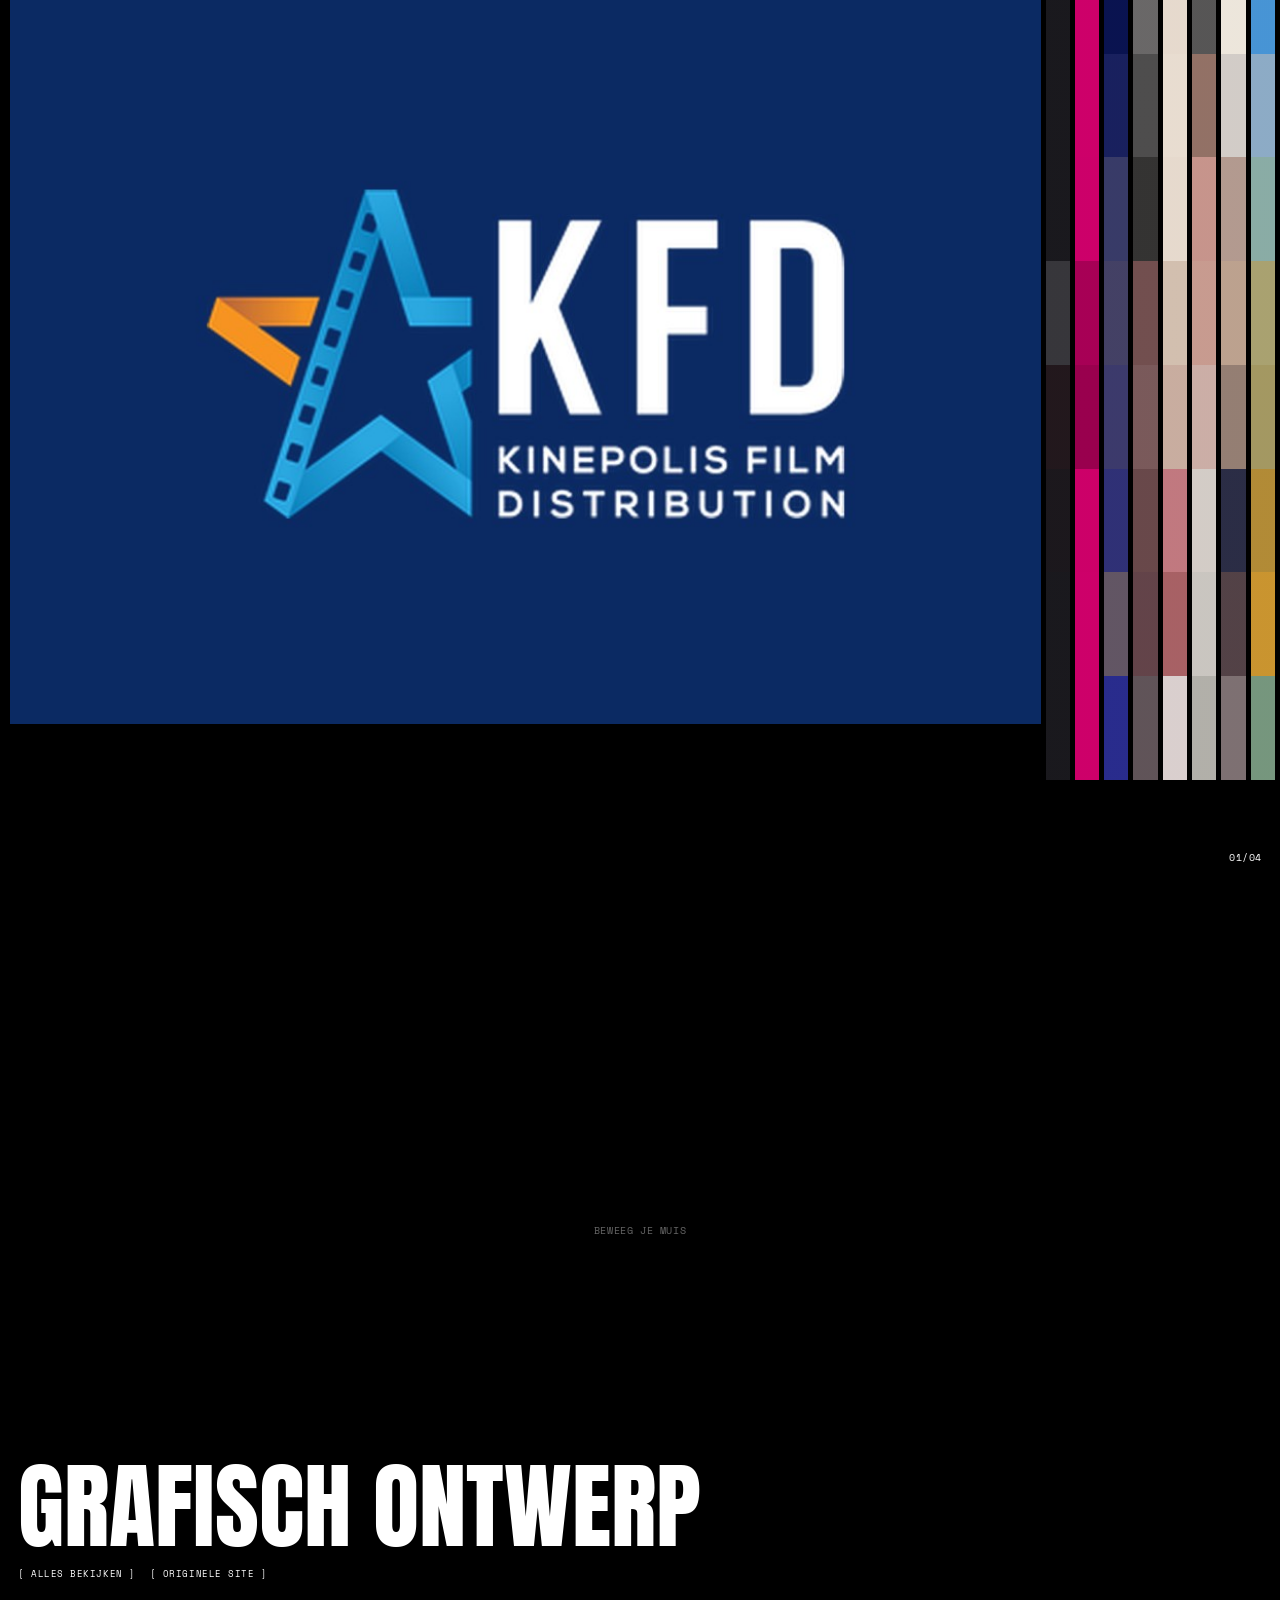
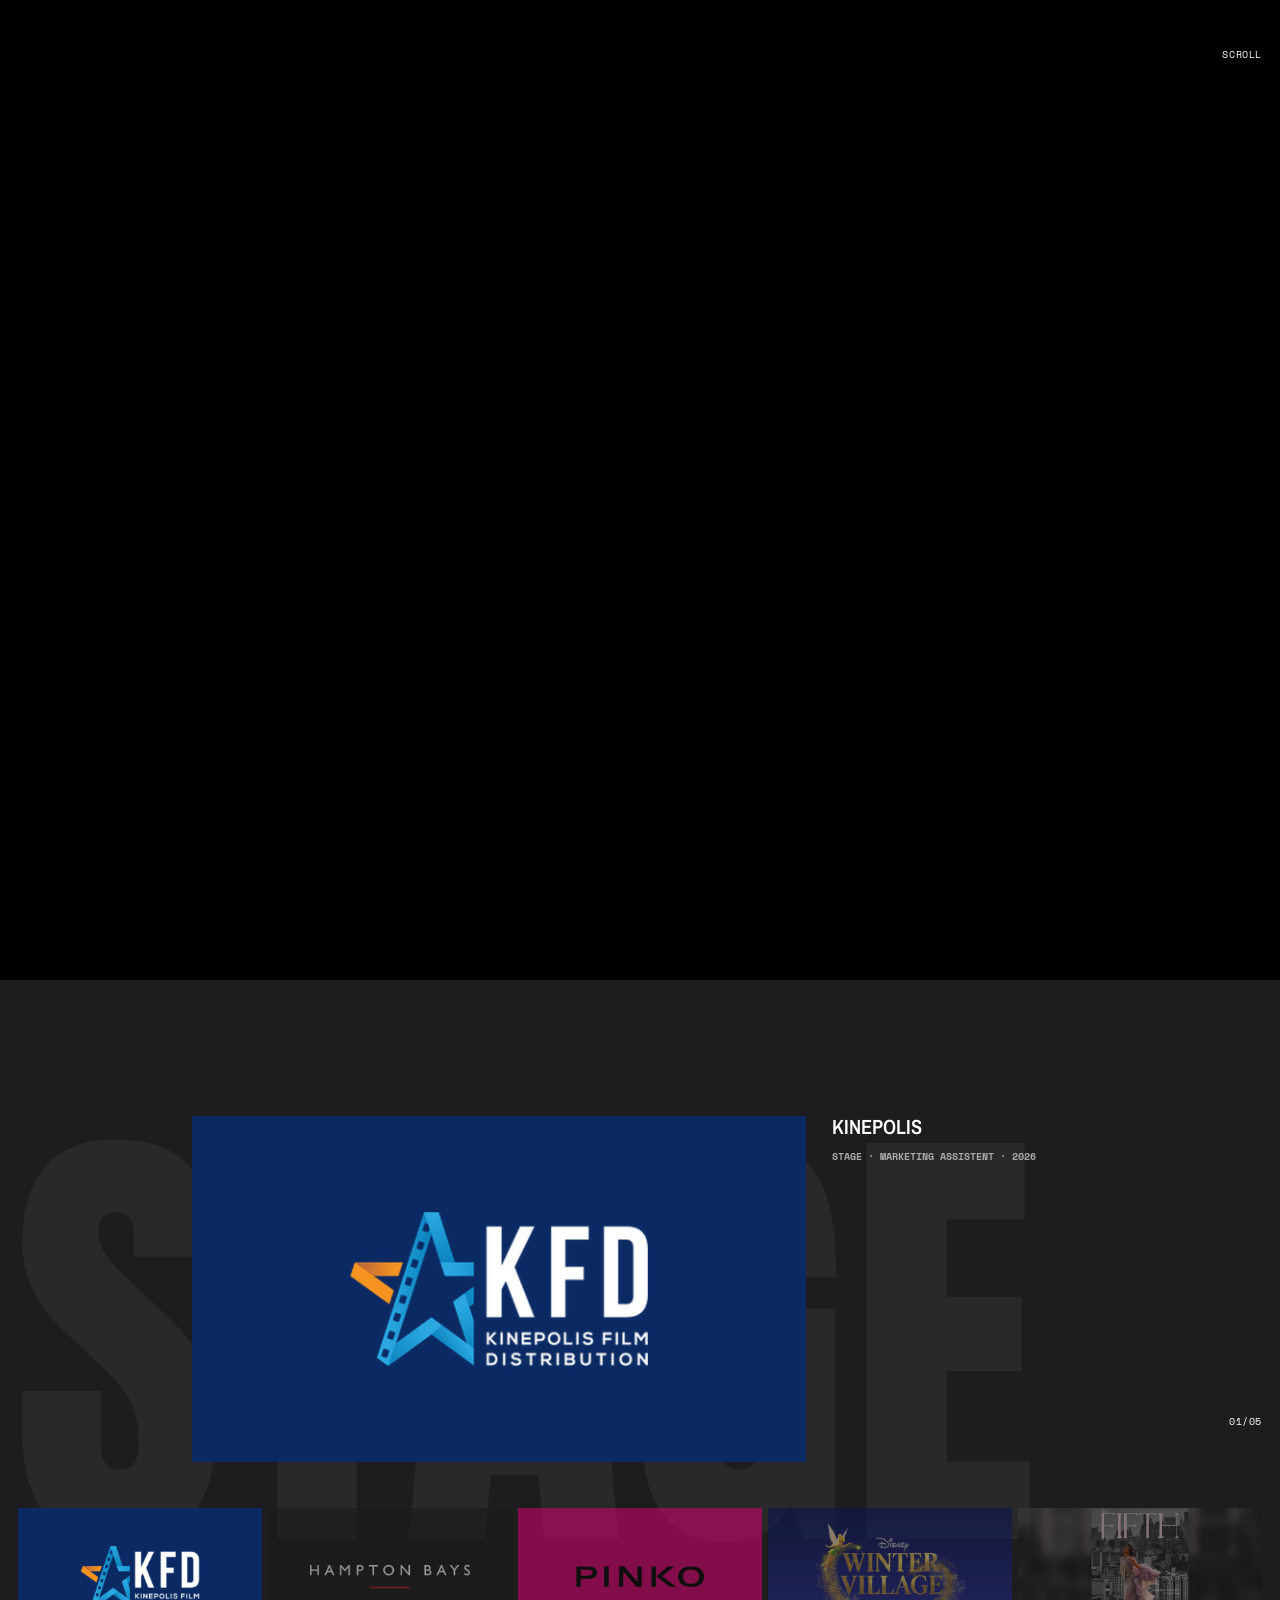
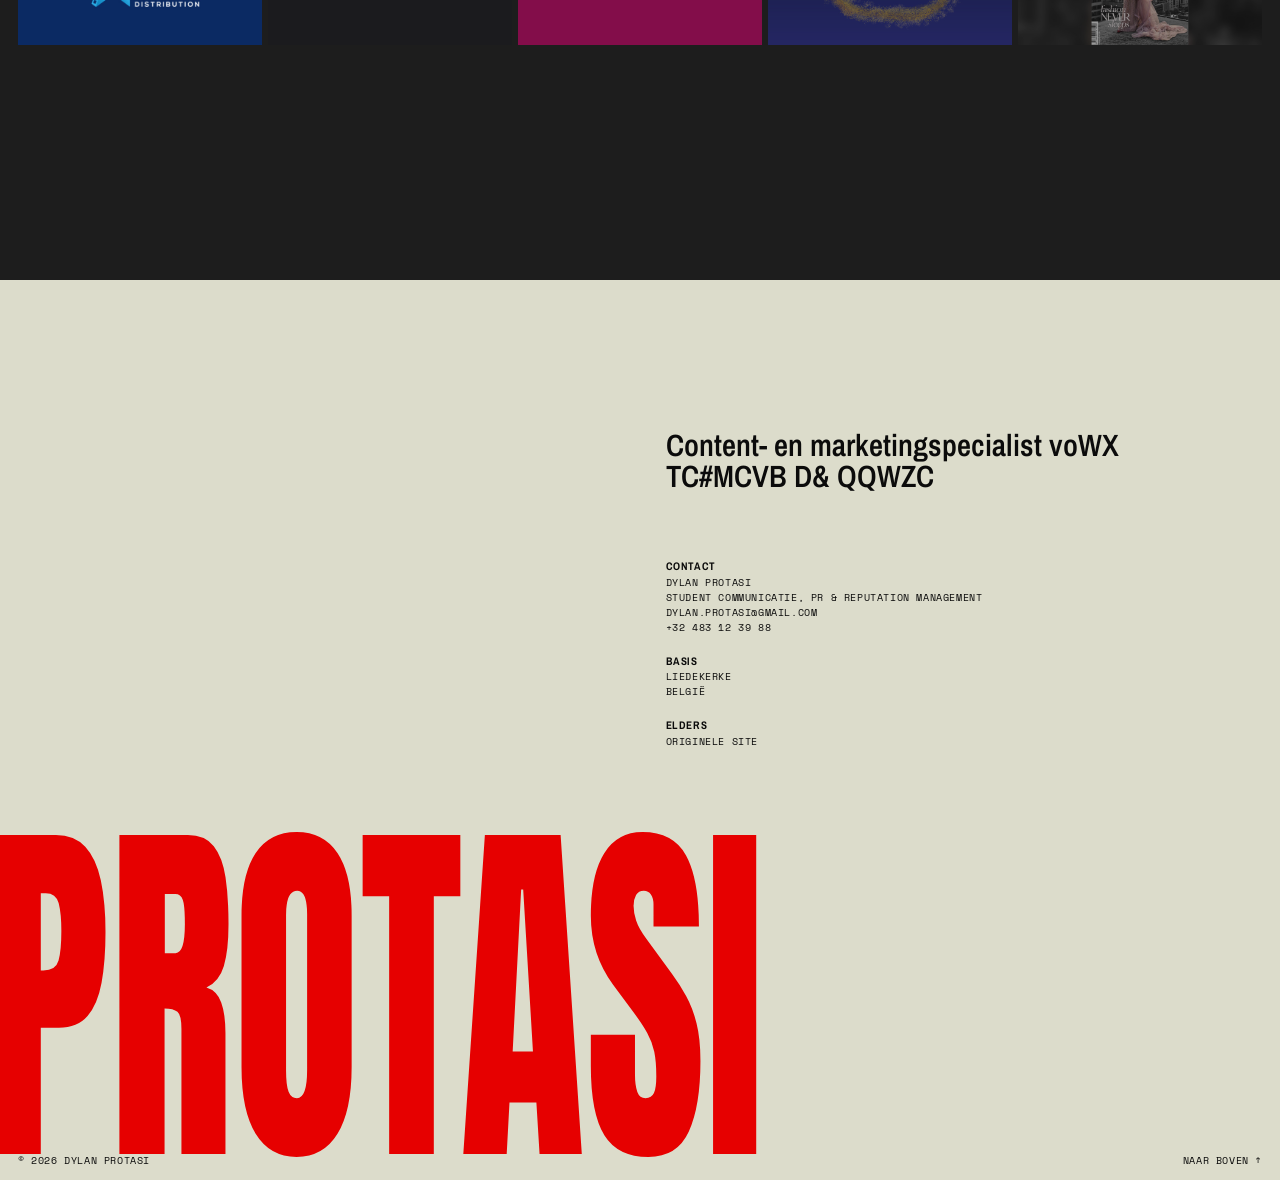
<file: robot.html>
<!DOCTYPE html><html lang="nl"><head><meta charset="utf-8"><meta name="viewport" content="width=device-width,initial-scale=1"><title>DYLAN PROTASI — Content &amp; Marketing</title>
<link href="https://fonts.googleapis.com/css2?family=Anton&family=Archivo+Narrow:wght@400;600&family=Space+Mono&display=swap" rel="stylesheet">
<style>
:root{--cream:#dcdccb;--red:#e60000;--blk:#050505;--gr:#1d1d1d}
*{box-sizing:border-box;margin:0;padding:0}html{scroll-behavior:smooth}html,body{overflow-x:clip}
body{background:var(--blk);color:#fff;font-family:"Archivo Narrow",Arial Narrow,Helvetica,sans-serif;font-size:15px}
a{color:inherit;text-decoration:none}
.an{font-family:Anton,Impact,"Arial Narrow",sans-serif;text-transform:uppercase;font-weight:400;line-height:.9}
.mo{font-family:"Space Mono",ui-monospace,monospace;font-size:10px;text-transform:uppercase;letter-spacing:.06em}
#bar{position:fixed;top:0;left:0;right:0;z-index:40;height:64px;display:flex;justify-content:space-between;align-items:flex-start;padding:14px 18px;pointer-events:none;mix-blend-mode:difference;color:#fff}
#bar *{pointer-events:auto}#bar .t::before{content:"";display:inline-block;width:6px;height:6px;background:currentColor;margin-right:8px}
#lg{position:fixed;top:10px;left:50%;transform:translateX(-50%);z-index:41;font-family:Anton,sans-serif;font-size:34px;letter-spacing:.02em;text-transform:uppercase;color:#a3acd0;line-height:1;transition:color .4s;clip-path:polygon(0 12%,8% 0,100% 0,100% 88%,92% 100%,0 100%);padding:4px 8px}
body.lt #lg{color:#0b0b0b}
.hero{position:relative;height:100vh;min-height:520px;overflow:hidden;background:#000}
.hero .bgs,.hero .bgs i{position:absolute;inset:0}.hero .bgs i{opacity:0;transition:opacity .9s;filter:brightness(.75);overflow:hidden}.hero .bgs i video,.win i video{width:100%;height:100%;object-fit:cover;display:block}.hero .bgs i.on{opacity:1}
.win{transition:transform .25s ease-out;position:absolute;left:50%;top:50%;transform:translate(-50%,-50%);width:min(48vw,720px);aspect-ratio:16/9;overflow:hidden;background:#000;box-shadow:0 30px 80px #0008}
.win i{position:absolute;inset:0;opacity:0;transition:opacity .5s;overflow:hidden}.win i.on{opacity:1}
.sc{position:absolute;bottom:22px;left:50%;transform:translateX(-50%);z-index:5}
.tri{position:absolute;left:0;right:0;bottom:-1px;height:70vh;background:var(--cream);clip-path:polygon(0 100%,100% 100%,100% 6%,92% 52%,86% 14%,70% 60%,60% 8%,44% 66%,34% 20%,18% 70%,8% 30%,0 60%);z-index:3;transform:translateY(calc(100% - 14vw));will-change:transform}
.cr{background:var(--cream);color:#0b0b0b;position:relative}
.big{height:260vh;position:relative}.big .st{position:sticky;top:0;height:100vh;overflow:hidden;display:grid;place-items:center}
.big .l1,.big .l2{position:absolute;left:50%;font-family:Anton,sans-serif;text-transform:uppercase;color:var(--red);line-height:.85;white-space:nowrap;font-size:clamp(90px,19vw,330px);transform:translateX(-50%) scaleY(1.25)}.big .l1{top:10vh}.big .l2{top:42vh;transform:translate(-50%,var(--y,100vh)) scaleY(1.25);transition:none}.big .lt2{position:absolute;left:18px;bottom:16vh;font-size:15px;line-height:1.1;text-transform:uppercase;opacity:0;transform:translateY(20px);transition:opacity .6s,transform .6s}.big .lt2.on{opacity:1;transform:none}.px{position:absolute;width:14px;height:14px;background:var(--cream);pointer-events:none;z-index:5;animation:pxo .5s forwards}@keyframes pxo{to{opacity:0;transform:scale(2.2)}}.big .w{display:none}.big .w span{position:absolute;left:4vw;right:4vw;top:50%;font-family:Anton,sans-serif;text-transform:uppercase;color:var(--red);font-size:clamp(80px,19vw,340px);line-height:.85;white-space:nowrap;transform:translateY(120%) scaleY(1.2);transform-origin:center bottom;opacity:0;transition:transform .8s cubic-bezier(.2,.8,.2,1),opacity .5s;margin-top:-.4em}.big .w span.on{transform:translateY(0) scaleY(1.2);opacity:1}.big .w span.out{transform:translateY(-120%) scaleY(1.2);opacity:0}
.sub{text-align:center;max-width:620px;margin:0 auto;padding:18vh 22px 20vh;font-size:15px;line-height:1.28;position:relative}.sub h2{font-size:clamp(26px,4vw,52px);margin-bottom:34px;line-height:.9}.sub p{margin-bottom:22px}.sub a{color:var(--red)}
.sub::after{content:"";position:absolute;left:0;right:0;bottom:-1px;height:10vw;background:var(--blk);clip-path:polygon(0 100%,100% 100%,100% 70%,92% 0,86% 60%,78% 10%,60% 90%,50% 40%,38% 100%,20% 50%,8% 100%,0 80%)}
.fw{position:relative;height:100vh;min-height:520px;background:#000;overflow:hidden;display:flex;align-items:stretch;padding:70px 0 0}
.fw .hd{position:absolute;top:80px;left:18px;z-index:3}
.fw .stripes{display:flex;gap:5px;flex:none;padding:0 5px}.fw .stripes b{flex:none;width:clamp(14px,1.9vw,28px);cursor:pointer;opacity:.95}.fw .stripes b:hover{filter:brightness(1.25)}
.fw .main{flex:1;position:relative;margin:34px 0 56px}.fw .main i{position:absolute;inset:0;background-size:cover;background-position:center;opacity:0;transition:opacity .6s;display:block}.fw .main i.on{opacity:1}
.fw .cap{position:absolute;left:18px;bottom:16px;font-size:18px;text-transform:uppercase;font-weight:600;letter-spacing:.01em}.fw .cn{position:absolute;right:18px;bottom:18px}
.pv{position:fixed;z-index:70;width:300px;aspect-ratio:16/10;pointer-events:none;overflow:hidden;opacity:0;transform:scale(.85);transition:opacity .2s,transform .25s;background:#111;box-shadow:0 20px 50px #000a}.pv.on{opacity:1;transform:scale(1)}.pv i{position:absolute;inset:0;background-size:cover;background-position:center}.pv video{position:absolute;inset:0;width:100%;height:100%;object-fit:cover}.pv span{position:absolute;left:8px;bottom:6px;font-family:'Space Mono',monospace;font-size:10px;text-transform:uppercase;background:#000;padding:2px 6px}.fw .main video{position:absolute;inset:0;width:100%;height:100%;object-fit:cover}.fw .vf{position:absolute;inset:0;display:grid;place-items:center;z-index:2;opacity:0;transition:opacity .2s;pointer-events:none}.fw .main:hover .vf{opacity:1}





.pr{position:relative;background:var(--gr);min-height:100vh;overflow:hidden;padding:64px 0 40px}
.pr .gh{position:absolute;left:1vw;top:20vh;font-family:Anton,sans-serif;font-size:36vw;line-height:.8;color:#ffffff0d;text-transform:uppercase;pointer-events:none}
.pr .row{position:relative;display:flex;align-items:flex-start;justify-content:center;gap:2vw;padding-top:8vh}
.pr .im{width:min(48vw,720px);aspect-ratio:16/9;background-size:cover;background-position:center;position:relative}.pr .tt{width:20vw;min-width:200px;font-size:clamp(17px,1.6vw,22px);text-transform:uppercase;line-height:1.05;font-weight:600}.pr .tt small{display:block;margin-top:14px;font-size:10px;color:#aaa;font-family:"Space Mono",monospace}
.pr .cn{position:absolute;right:18px;top:calc(8vh + 42vw*.5625 + 60px)}
.pr .th{position:relative;display:flex;gap:6px;padding:0 18px;margin-top:46px}.pr .th i{flex:1;aspect-ratio:16/9;background-size:cover;background-position:center;opacity:.55;cursor:pointer;transition:opacity .2s}.pr .th i.on,.pr .th i:hover{opacity:1}
.ct{background:var(--cream);color:#0b0b0b;position:relative;min-height:100vh;overflow:hidden;padding:140px 18px 0}
.ct h3{position:absolute;left:50%;top:150px;width:40vw;font-size:clamp(20px,2.4vw,34px);margin-left:2vw;font-family:"Archivo Narrow",sans-serif;font-weight:600;line-height:1}
.ct .info{position:absolute;left:50%;top:260px;margin-left:2vw;line-height:1.5}.ct .info b{display:block;margin-top:18px;font-family:"Archivo Narrow";font-size:11px}
.ct .giant{position:absolute;left:-1vw;bottom:34px;font-family:Anton,sans-serif;text-transform:uppercase;color:var(--red);font-size:clamp(130px,29vw,520px);line-height:.8;white-space:nowrap;transform:scaleX(.7);transform-origin:left bottom}
.ct .fo{position:absolute;left:18px;right:18px;bottom:12px;display:flex;justify-content:space-between}
#mn{position:fixed;inset:0;z-index:60;background:var(--red);color:#000;display:none;flex-direction:column;justify-content:center;padding:0 5vw}#mn.on{display:flex}#mn a{font-family:Anton,sans-serif;text-transform:uppercase;font-size:clamp(50px,10vw,140px);line-height:1}#mn a:hover{color:#fff}#mn .x{position:absolute;top:14px;right:18px;cursor:pointer}
@media(max-width:800px){.win{width:84vw}.fw .stripes{width:8vw}.pr .row{flex-direction:column;align-items:center}.pr .tt{width:84vw}.pr .cn{display:none}.ct h3,.ct .info{position:static;margin:0 0 20px;width:auto}.ct{padding-top:90px}.big .w span{font-size:34vw}}

.svw{position:relative;height:200vh;background:#000}.sv{position:sticky;top:0;height:100vh;min-height:520px;overflow:hidden;background:#000;cursor:none}
.sv .wl{position:absolute;top:70px;left:18px;line-height:1.5;opacity:0;transform:translateY(-8px);transition:opacity .5s,transform .5s;z-index:6}.sv.sx .wl{opacity:1;transform:none}.sv .wl a{display:block;opacity:.5;cursor:pointer;padding-left:0;position:relative}.sv .wl a.on{opacity:1}.sv .wl a.on::before{content:"";position:absolute;left:-11px;top:.55em;width:5px;height:5px;border-radius:50%;background:var(--red)}
.sv h2{position:absolute;left:18px;bottom:14vh;z-index:5;font-size:clamp(46px,7.4vw,112px);height:1em;overflow:hidden;line-height:1;width:80vw;pointer-events:none}.sv h2 span{position:absolute;left:0;top:0;white-space:nowrap;display:block;transition:transform .6s cubic-bezier(.2,.8,.2,1),opacity .4s}.sv h2 span.o,.sv h2 span.n{opacity:0}.sv h2 span.o{transform:translateY(-110%)}.sv h2 span.n{transform:translateY(110%)}
.sv .lk{position:absolute;left:18px;bottom:calc(14vh - 26px);z-index:6;display:flex;gap:14px;font-size:9px}
.sv .tr{position:absolute;inset:0;overflow:hidden;pointer-events:none}.sv .tr img{position:absolute;width:clamp(110px,13vw,210px);aspect-ratio:1;object-fit:cover;transform:translate(-50%,-50%) rotate(var(--r)) scale(.5);opacity:0;transition:transform .45s cubic-bezier(.2,.9,.3,1.2),opacity .35s;box-shadow:0 10px 24px #000a}.sv .tr img.on{opacity:1;transform:translate(-50%,-50%) rotate(var(--r)) scale(1)}.sv .tr img.gone{opacity:0;transform:translate(-50%,-50%) rotate(var(--r)) scale(.8);transition:transform .6s,opacity .6s}
.sv .cn{position:absolute;right:18px;top:70px;z-index:6}.sv .sc2{position:absolute;right:18px;bottom:18px;z-index:6}
.sv .hint{position:absolute;left:50%;top:50%;transform:translate(-50%,-50%);color:#666;z-index:1;transition:opacity .4s}.sv.mv .hint{opacity:0}
@media(max-width:800px){.sv{cursor:auto}}

.big{height:420vh}.big .st{position:sticky;top:0;height:100vh;overflow:hidden;display:block}
.grp{position:absolute;left:0;right:0;top:0;height:200vh;will-change:transform}
.bw{position:absolute;left:0;right:0;top:0;height:100vh;overflow:hidden}
.big .l1,.big .l2{position:absolute;left:50%;top:auto;font-family:Anton,Impact,sans-serif;text-transform:uppercase;color:var(--red);line-height:1;white-space:nowrap;font-size:15.5vw;transform:translateX(-50%) scaleY(1.9);transform-origin:50% 100%;transition:none;letter-spacing:.005em}
.big .l2{top:auto;bottom:2vh}.big .l1{top:auto;bottom:calc(2vh + 23vw)}
.big .lt2{position:absolute;left:18px;top:40vh;bottom:auto;font-size:15px;line-height:1.05;text-transform:uppercase;font-weight:600;opacity:0;transform:none;transition:opacity .5s;color:#0b0b0b}.big .lt2.on{opacity:1}
.pp{position:absolute;left:0;right:0;top:100vh;height:100vh;display:flex;flex-direction:column;align-items:center;justify-content:center;text-align:center;padding:0 20px;color:#0b0b0b}
.pp h2{font-family:"Archivo Narrow","Arial Narrow",sans-serif;font-weight:600;text-transform:uppercase;letter-spacing:-.035em;line-height:.88;font-size:clamp(28px,4.2vw,66px);max-width:min(58vw,860px);margin-bottom:6vh}
.pp p{max-width:430px;font-size:13px;line-height:1.2;margin-bottom:16px;color:#111}
.saw{position:absolute;left:0;right:0;bottom:-1px;height:150vh;background:#000;clip-path:polygon(0 100%,0 52%,16% 14%,16% 58%,34% 22%,34% 66%,54% 30%,54% 74%,74% 36%,74% 80%,100% 40%,100% 100%);transform:translateY(100%);will-change:transform}
</style></head><body>
<div id="bar" class="mo"><span class="t" id="clk">11:13 (GMT+2)</span><a href="#" onclick="mn.classList.add('on');return false">Menu</a></div>
<a id="lg" href="#top">DYLAN PROTASI</a>
<div id="mn"><a class="x mo" onclick="mn.classList.remove('on')">Sluiten ✕</a><a href="#top" onclick="mn.classList.remove('on')">Home</a><a href="#werk" onclick="mn.classList.remove('on')">Werk</a><a href="#doen" onclick="mn.classList.remove('on')">Diensten</a><a href="#stage" onclick="mn.classList.remove('on')">Stages</a><a href="#contact" onclick="mn.classList.remove('on')">Contact</a><a href="index.html">Originele site</a></div>
<header class="hero" id="top"><div class="bgs" id="bgs"></div><div class="win" id="win"></div><a class="sc mo" href="#about">Scroll</a><div class="tri"></div></header>
<div class="cr" id="about"><div class="big"><div class="st"><div class="grp" id="grp">
<div class="bw"><div class="l1" id="l1">Als een</div><div class="l2" id="l2">Trailer</div><div class="lt2" id="lt2">Ik bedenk.<br>Ik monteer.<br>Ik maak het af.<br><br>Dit is Dylan.<br><a class="mo" href="index.html" style="color:var(--red)">[ Mijn werk ]</a></div></div>
<div class="pp"><h2 id="pph">Ik ben er voor de beleving. Gedreven door creativiteit, scherp gemaakt door samenwerking en nooit tevreden voor het klopt.</h2><p>Ik ben Dylan, een creatieve en leergierige jongen met een passie voor media, fashion en de filmindustrie. Ik hou me vooral bezig met grafisch ontwerp, conceptontwikkeling en video-editing. Ik combineer creatief denken met een scherp inzicht in doelgroepgericht werken, zowel zelfstandig als in teamverband. Elk project krijgt de aandacht van het eerste idee tot het laatste beeld.</p><p>Slapen kan wachten. Het werk komt eerst.</p><a class="mo" href="index.html" style="color:var(--red)">[ Meer over mij ]</a></div></div>
<div class="saw" id="saw"></div></div></div></div>
<section class="fw" id="werk"><div class="hd mo">Uitgelicht werk // <a href="index.html">Alles bekijken</a></div><div class="stripes" id="sl"></div><div class="main" id="fm"><div class="vf mo">[ Bekijk volledig ]</div><div class="cap" id="fc"></div><div class="cn mo" id="fn"></div></div><div class="stripes" id="sr"></div></section>
<div class="svw" id="doen"><section class="sv" id="svs"><div class="wl mo" id="wl"><div>Wat ik doe</div></div><div class="hint mo">Beweeg je muis</div><div class="tr" id="tr"></div><h2 class="an" id="sh"></h2><div class="lk mo"><a href="#werk">[ Alles bekijken ]</a><a href="index.html">[ Originele site ]</a></div><div class="cn mo" id="sn"></div><a class="sc2 mo" href="#stage">Scroll</a></section></div>
<section class="pr" id="stage"><div class="gh">Stage</div><div class="row"><a class="im" id="pi" href="#"></a><div class="tt" id="pt"></div></div><div class="cn mo" id="pn"></div><div class="th" id="pth"></div></section>
<section class="ct" id="contact"><h3>Content- en marketingspecialist voor fashion en film.</h3><div class="info mo"><b>Contact</b>Dylan Protasi<br>Student Communicatie, PR &amp; Reputation Management<br><a href="mailto:dylan.protasi@gmail.com">dylan.protasi@gmail.com</a><br>+32 483 12 39 88<b>Basis</b>Liedekerke<br>België<b>Elders</b><a href="index.html">Originele site</a></div><div class="giant">Protasi</div><div class="fo mo"><span>© 2026 Dylan Protasi</span><a href="#top">Naar boven ↑</a></div></section>
<script>
var D=[{"id": "kinepolis", "t": "KINEPOLIS", "img": "img/bn-kinepolis.jpg", "c": "#1a396e", "yr": "2026", "role": "Stage · Marketing Assistent"}, {"id": "hampton", "t": "HAMPTON BAYS", "img": "img/bn-hampton.jpg", "c": "#1f1d22", "yr": "2026", "role": "Stage · Belgisch modemerk"}, {"id": "pinko", "t": "PINKO", "img": "img/bn-pinko.jpg", "c": "#d0006b", "yr": "2025", "role": "Dagstage · Eindopdracht Fashion Masterclass"}, {"id": "disney", "t": "MAASMECHELEN", "img": "img/bn-disney.jpg", "c": "#303170", "yr": "2026", "role": "Bachelorproef · Concept & strategie"}, {"id": "fifth", "t": "THE FIFTH", "img": "img/bn-fifth.jpg", "c": "#e4dacd", "yr": "2025", "role": "Eindwerk jaar 2 · Magazine"}, {"id": "rhode-xmas", "t": "RHODE CHRISTMAS", "img": "img/bn-rhode-xmas.jpg", "c": "#d9b8b1", "yr": "2026", "role": "Fictieve campagne"}, {"id": "rhode", "t": "RHODE LIP BOOST", "img": "img/bn-rhode.jpg", "c": "#bec5cc", "yr": "2026", "role": "Fictieve campagne"}, {"id": "ioan", "t": "IOAN SUN SET", "img": "img/bn-ioan.jpg", "c": "#beaea7", "yr": "2026", "role": "Fictieve campagne"}, {"id": "lipton", "t": "LIPTON SPARKLING", "img": "img/bn-lipton.jpg", "c": "#9eae87", "yr": "2026", "role": "Schoolopdracht · Instagram-carrousel"}],S=[["Grafisch ontwerp", ["img/lp1.jpg", "img/lp2.jpg", "img/lp3.jpg", "img/s2.jpg", "img/s3.jpg", "img/s1.jpg", "img/adv.jpg"]], ["Video-editing &amp; trailers", ["img/dwq.jpg", "img/brq.jpg", "img/pks_p.jpg", "img/pkb_p.jpg", "img/lhq.jpg", "img/pkt1.jpg"]], ["Social content", ["img/m1.jpg", "img/m2.jpg", "img/m3.jpg", "img/ab1.jpg", "img/ab2.jpg", "img/pkm.jpg"]], ["Campagnes &amp; strategie", ["img/xm1.jpg", "img/xm2.jpg", "img/xm3.jpg", "img/xp1.jpg", "img/xp3.jpg", "img/spr.jpg", "img/ban.jpg"]]];
function el(t,c){var e=document.createElement(t);if(c)e.className=c;return e}
// clock
function ck(){var d=new Date(),o=new Intl.DateTimeFormat('nl-BE',{hour:'2-digit',minute:'2-digit',timeZone:'Europe/Brussels'}).format(d);document.getElementById('clk').textContent=o+' (GMT+1)'}ck();setInterval(ck,20000);
// hero
var CL=["kang", "cs2", "dw", "car", "furious", "pks", "ts", "tv1", "backrooms", "lh"],bg=document.getElementById('bgs'),wn=document.getElementById('win'),hi=0;
function mv(n){var v=document.createElement('video');v.src='video/h/'+n+'.mp4';v.muted=true;v.loop=true;v.playsInline=true;v.setAttribute('playsinline','');v.preload='auto';return v}
CL.forEach(function(n){var a=el('i');a.appendChild(mv(n));bg.appendChild(a);var b=el('i');b.appendChild(mv(n));wn.appendChild(b)});
function pl(i){[bg,wn].forEach(function(c){var v=c.children[i].firstChild;try{v.currentTime=0;var pr=v.play();if(pr&&pr.catch)pr.catch(function(){})}catch(e){}})}
function hs(){var n=CL.length,w=(hi+1)%n,b=(hi+2)%n;/* venster toont volgende clip, achtergrond toont de clip daarna */bg.children[hi].classList.remove('on');wn.children[hi].classList.remove('on');hi=(hi+1)%n;/* bg = clip hi+1, window = clip hi */
 var bgi=(hi+1)%n;bg.querySelectorAll('i.on').forEach(function(x){x.classList.remove('on')});wn.querySelectorAll('i.on').forEach(function(x){x.classList.remove('on')});bg.children[bgi].classList.add('on');wn.children[hi].classList.add('on');pl(bgi);pl(hi)}
hi=0;(function(){var bgi=1;bg.children[bgi].classList.add('on');wn.children[0].classList.add('on');pl(bgi);pl(0)})();setInterval(hs,3600);
// logo color
function lc(){var r=document.getElementById('about').getBoundingClientRect(),c=document.getElementById('werk').getBoundingClientRect();document.body.classList.toggle('lt',r.top<30&&c.top>30)}addEventListener('scroll',lc);lc();
// big words scroll
var lt2=document.getElementById('lt2'),bgEl=document.querySelector('.big'),grp=document.getElementById('grp'),saw=document.getElementById('saw'),pph=document.getElementById('pph'),cl=function(x){return Math.min(1,Math.max(0,x))};function bs(){var r=bgEl.getBoundingClientRect(),p=cl(-r.top/(r.height-innerHeight));var g=cl((p-.12)/.38),q=cl((p-.55)/.45);g=g*g*(3-2*g);grp.style.transform='translateY('+(-g*innerHeight)+'px)';saw.style.transform='translateY('+((1-q)*100)+'%)';lt2.classList.toggle('on',p>.04&&g<.6);if(g>.45&&pph&&!pph._d){scr(pph)}}addEventListener('scroll',bs);bs();
var st2=document.querySelector('.big .st');st2.addEventListener('mousemove',function(e){if(Math.random()<.5){var d=document.createElement('div');d.className='px';var rc=st2.getBoundingClientRect();d.style.left=(e.clientX-rc.left+Math.round((Math.random()-.5)*50))+'px';d.style.top=(e.clientY-rc.top+Math.round((Math.random()-.5)*50))+'px';st2.appendChild(d);setTimeout(function(){d.remove()},500)}});
// featured: horizontale filmstrip, hover/klik schuift naar het volgende
var VM={kinepolis:'kang',hampton:'cs2',pinko:'pks'},fi=0,fm=document.getElementById('fm'),FI=[],cv=el('canvas');
cv.style.cssText='position:absolute;inset:0;width:100%;height:100%;z-index:2;pointer-events:none;image-rendering:pixelated;opacity:0';fm.appendChild(cv);
D.forEach(function(p,i){var a=el('i');a.style.backgroundImage='url('+p.img+')';a.style.backgroundColor=p.c;if(VM[p.id]){var v=document.createElement('video');v.src='video/h/'+VM[p.id]+'.mp4';v.muted=true;v.loop=true;v.setAttribute('playsinline','');v.preload='metadata';a.appendChild(v)}fm.insertBefore(a,cv);FI.push(a);var im=new Image();im.onload=function(){p.im=im;var c=document.createElement('canvas');c.width=1;c.height=8;var x=c.getContext('2d');x.drawImage(im,0,0,1,8);var d=x.getImageData(0,0,1,8).data,st=[];for(var k=0;k<8;k++){var col='rgb('+d[k*4]+','+d[k*4+1]+','+d[k*4+2]+')';st.push(col+' '+(k*12.5)+'%,'+col+' '+((k+1)*12.5)+'%')}p.grad='linear-gradient(180deg,'+st.join(',')+')';stripes()};im.src=p.img});
function stripes(){['sl','sr'].forEach(function(id,s){var c=document.getElementById(id);c.innerHTML='';var from=s?fi+1:0,to=s?D.length:fi;for(var j=from;j<to;j++){var p=D[j],b=el('b');b.style.background=p.grad||p.c;b.dataset.j=j;b.title=p.t;b.onclick=function(){fs(+this.dataset.j)};b.onmouseenter=function(){var j=+this.dataset.j;clearTimeout(ht);ht=setTimeout(function(){fs(j)},180)};b.onmouseleave=function(){clearTimeout(ht)};c.appendChild(b)}})}
var ht;
function pix(p){var im=p.im;if(!im)return;var W=fm.clientWidth,H=fm.clientHeight;cv.width=W;cv.height=H;var x=cv.getContext('2d'),sz=[40,26,16,10,6,3],k=0;cv.style.opacity=1;(function step(){if(k>=sz.length){cv.style.opacity=0;return}var s=sz[k++],w=Math.max(2,Math.round(W/s)),hh=Math.max(2,Math.round(H/s)),t=document.createElement('canvas');t.width=w;t.height=hh;var tx=t.getContext('2d'),r=Math.max(w/im.width,hh/im.height),dw=im.width*r,dh=im.height*r;tx.drawImage(im,(w-dw)/2,(hh-dh)/2,dw,dh);x.imageSmoothingEnabled=false;x.clearRect(0,0,W,H);x.drawImage(t,0,0,w,hh,0,0,W,H);setTimeout(step,70)})()}
function fs(n,first){n=Math.max(0,Math.min(D.length-1,n));if(!first&&n===fi)return;fi=n;FI.forEach(function(a,i){a.classList.toggle('on',i==fi);var v=a.querySelector('video');if(v){if(i==fi){try{v.currentTime=0;var pr=v.play();if(pr&&pr.catch)pr.catch(function(){})}catch(e){}}else v.pause()}});document.getElementById('fc').textContent=D[fi].t;document.getElementById('fn').textContent=('0'+(fi+1)).slice(-2)+'/'+('0'+D.length).slice(-2);fm.onclick=function(){location.href='index.html#/'+D[fi].id};stripes();if(!first)pix(D[fi])}
fs(0,true);
// services: foto's volgen de muis, scroll wisselt van dienst
var si=-1,wl=document.getElementById('wl'),tr=document.getElementById('tr'),sh=document.getElementById('sh'),sn=document.getElementById('sn'),svs=document.getElementById('svs'),svw=document.getElementById('doen'),trail=[],lx=-999,ly=-999,ti=0;
S.forEach(function(s,i){var t=el('span','n');t.innerHTML=s[0];sh.appendChild(t)});
S.forEach(function(s,i){var a=el('a');a.innerHTML=s[0];a.onclick=function(){ss(i);lastT=Date.now()};wl.appendChild(a)});
function ss(i){if(i===si)return;si=i;ti=0;[].forEach.call(wl.querySelectorAll('a'),function(a,k){a.classList.toggle('on',k==i)});[].forEach.call(sh.children,function(s,k){s.className=k==i?'':(k<i?'o':'n')});sn.textContent='0'+(i+1)+'/0'+S.length;trail.forEach(function(m,k){setTimeout(function(){m.classList.add('gone');setTimeout(function(){m.remove()},650)},k*40)});trail=[]}
function spawn(x,y){var m=document.createElement('img');m.src=S[si][1][ti%S[si][1].length];ti++;m.alt='';m.style.left=x+'px';m.style.top=y+'px';m.style.setProperty('--r',(Math.random()*26-13)+'deg');tr.appendChild(m);requestAnimationFrame(function(){requestAnimationFrame(function(){m.classList.add('on')})});trail.push(m);setTimeout(function(){var k=trail.indexOf(m);if(k>-1)trail.splice(k,1);m.classList.add('gone');setTimeout(function(){m.remove()},650)},4200);if(trail.length>26){var o=trail.shift();o.classList.add('gone');setTimeout(function(){o.remove()},650)}}
svs.addEventListener('mousemove',function(e){svs.classList.add('mv');var r=svs.getBoundingClientRect(),x=e.clientX-r.left,y=e.clientY-r.top;if(Math.hypot(x-lx,y-ly)>80){lx=x;ly=y;spawn(x,y)}});
var lastT=0,wasP=false,LAST=S.length-1;
function pinned(){var r=svw.getBoundingClientRect();return r.top<=2&&r.bottom>=innerHeight-2}
function sscroll(){var r=svw.getBoundingClientRect(),p=pinned();if(p&&!wasP){lastT=Date.now()}wasP=p;if(r.top>2)ss(0);else if(r.bottom<innerHeight-2)ss(LAST);else if(si<0)ss(0);svs.classList.toggle('sx',p||r.bottom<innerHeight)}
addEventListener('scroll',sscroll);sscroll();
// pas naar de volgende pagina als alle titels geweest zijn
function step(dir,e){if(!pinned())return false;if((dir>0&&si<LAST)||(dir<0&&si>0)){if(e&&e.cancelable)e.preventDefault();if(Date.now()-lastT>750){ss(si+dir);lastT=Date.now()}return true}return false}
addEventListener('wheel',function(e){if(Math.abs(e.deltaY)<2)return;step(e.deltaY>0?1:-1,e)},{passive:false});
var ty=0;addEventListener('touchstart',function(e){ty=e.touches[0].clientY},{passive:true});
addEventListener('touchmove',function(e){var d=ty-e.touches[0].clientY;if(Math.abs(d)>30){if(step(d>0?1:-1,e))ty=e.touches[0].clientY}},{passive:false});
addEventListener('keydown',function(e){var k=e.key;if(k==='ArrowDown'||k==='PageDown'||k===' ')step(1,e);else if(k==='ArrowUp'||k==='PageUp')step(-1,e)});

// stage
var pe=D.slice(0,5),pi=0;
function ps(i){pi=i;var p=pe[i];var im=document.getElementById('pi');im.style.backgroundImage='url('+p.img+')';im.href='index.html#/'+p.id;document.getElementById('pt').innerHTML=p.t+'<small>'+p.role+' · '+p.yr+'</small>';document.getElementById('pn').textContent='0'+(i+1)+'/0'+pe.length;[].forEach.call(document.getElementById('pth').children,function(t,k){t.classList.toggle('on',k==i)})}
pe.forEach(function(p,i){var t=el('i');t.style.backgroundImage='url('+p.img+')';t.onclick=function(){ps(i)};document.getElementById('pth').appendChild(t)});ps(0);

// glitch scramble headline
var CH='ABCDEFGHIJKLMNOPQRSTUVWXYZ#%&/';function scr(e){if(e._d)return;e._d=1;var t=e.dataset.t||(e.dataset.t=e.textContent),f=0;var iv=setInterval(function(){f++;var o='';for(var i=0;i<t.length;i++){o+=(t[i]==' '||i<f*2.6)?t[i]:CH[Math.floor(Math.random()*CH.length)]}e.textContent=o;if(f*2.6>=t.length){e.textContent=t;clearInterval(iv)}},35)}
var sio=new IntersectionObserver(function(es){es.forEach(function(x){if(x.isIntersecting){scr(x.target);sio.unobserve(x.target)}})},{threshold:.6});document.querySelectorAll('.ct h3').forEach(function(e){sio.observe(e)});
var tri=document.querySelector('.tri');function tsc(){var p=Math.min(1,scrollY/(innerHeight*.9));tri.style.transform='translateY(calc('+((1-p)*100)+'% - '+((1-p)*14)+'vw*0 + '+((1-p)*0)+'px))';tri.style.transform='translateY('+(((1-p)*(70-9.4))+(0))+'vh)'}addEventListener('scroll',tsc);tsc();
// hero window follows mouse + grows on scroll
var hw=document.getElementById('win');document.getElementById('top').addEventListener('mousemove',function(e){var x=(e.clientX/innerWidth-.5)*40,y=(e.clientY/innerHeight-.5)*30;hw.style.transform='translate(calc(-50% + '+x+'px),calc(-50% + '+y+'px))'});
addEventListener('scroll',function(){var p=Math.min(1,scrollY/innerHeight);hw.style.width='min('+(48+p*52)+'vw,'+(720+p*1200)+'px)'});
</script></body></html>
</file>
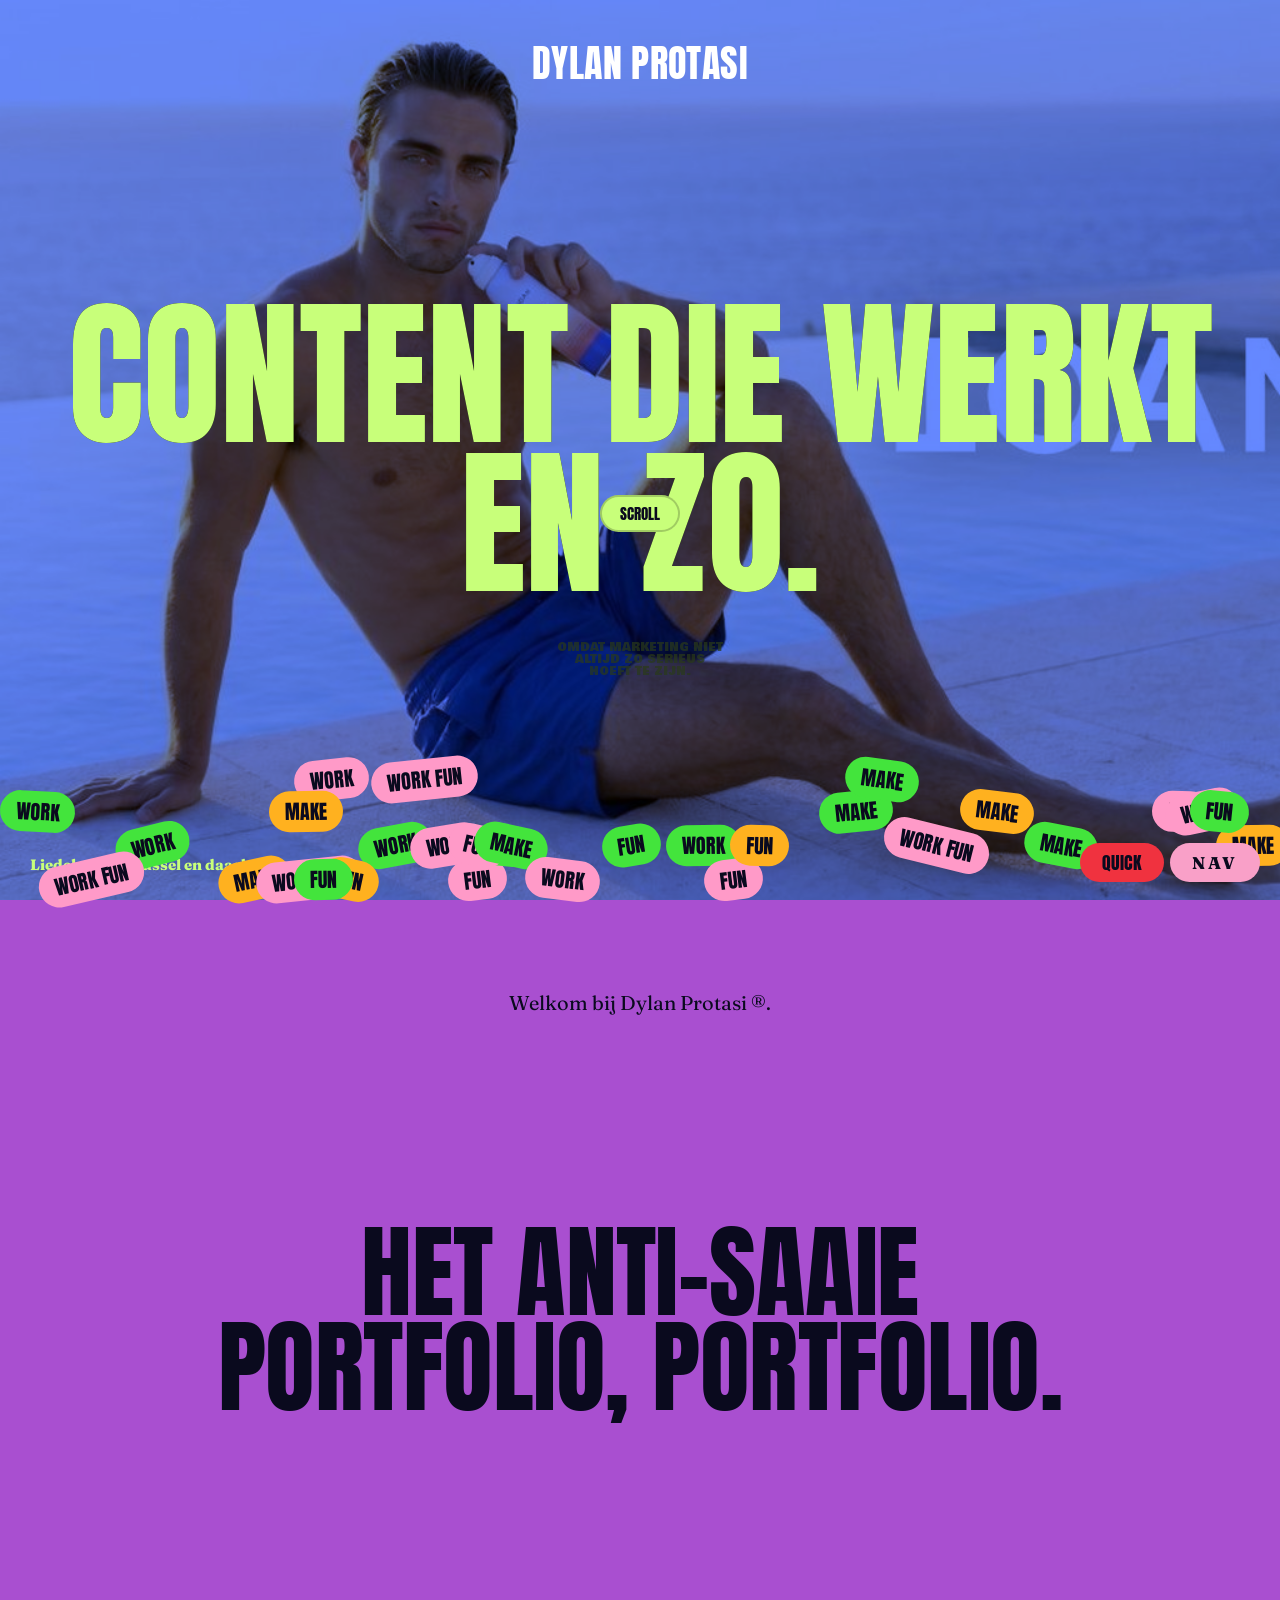
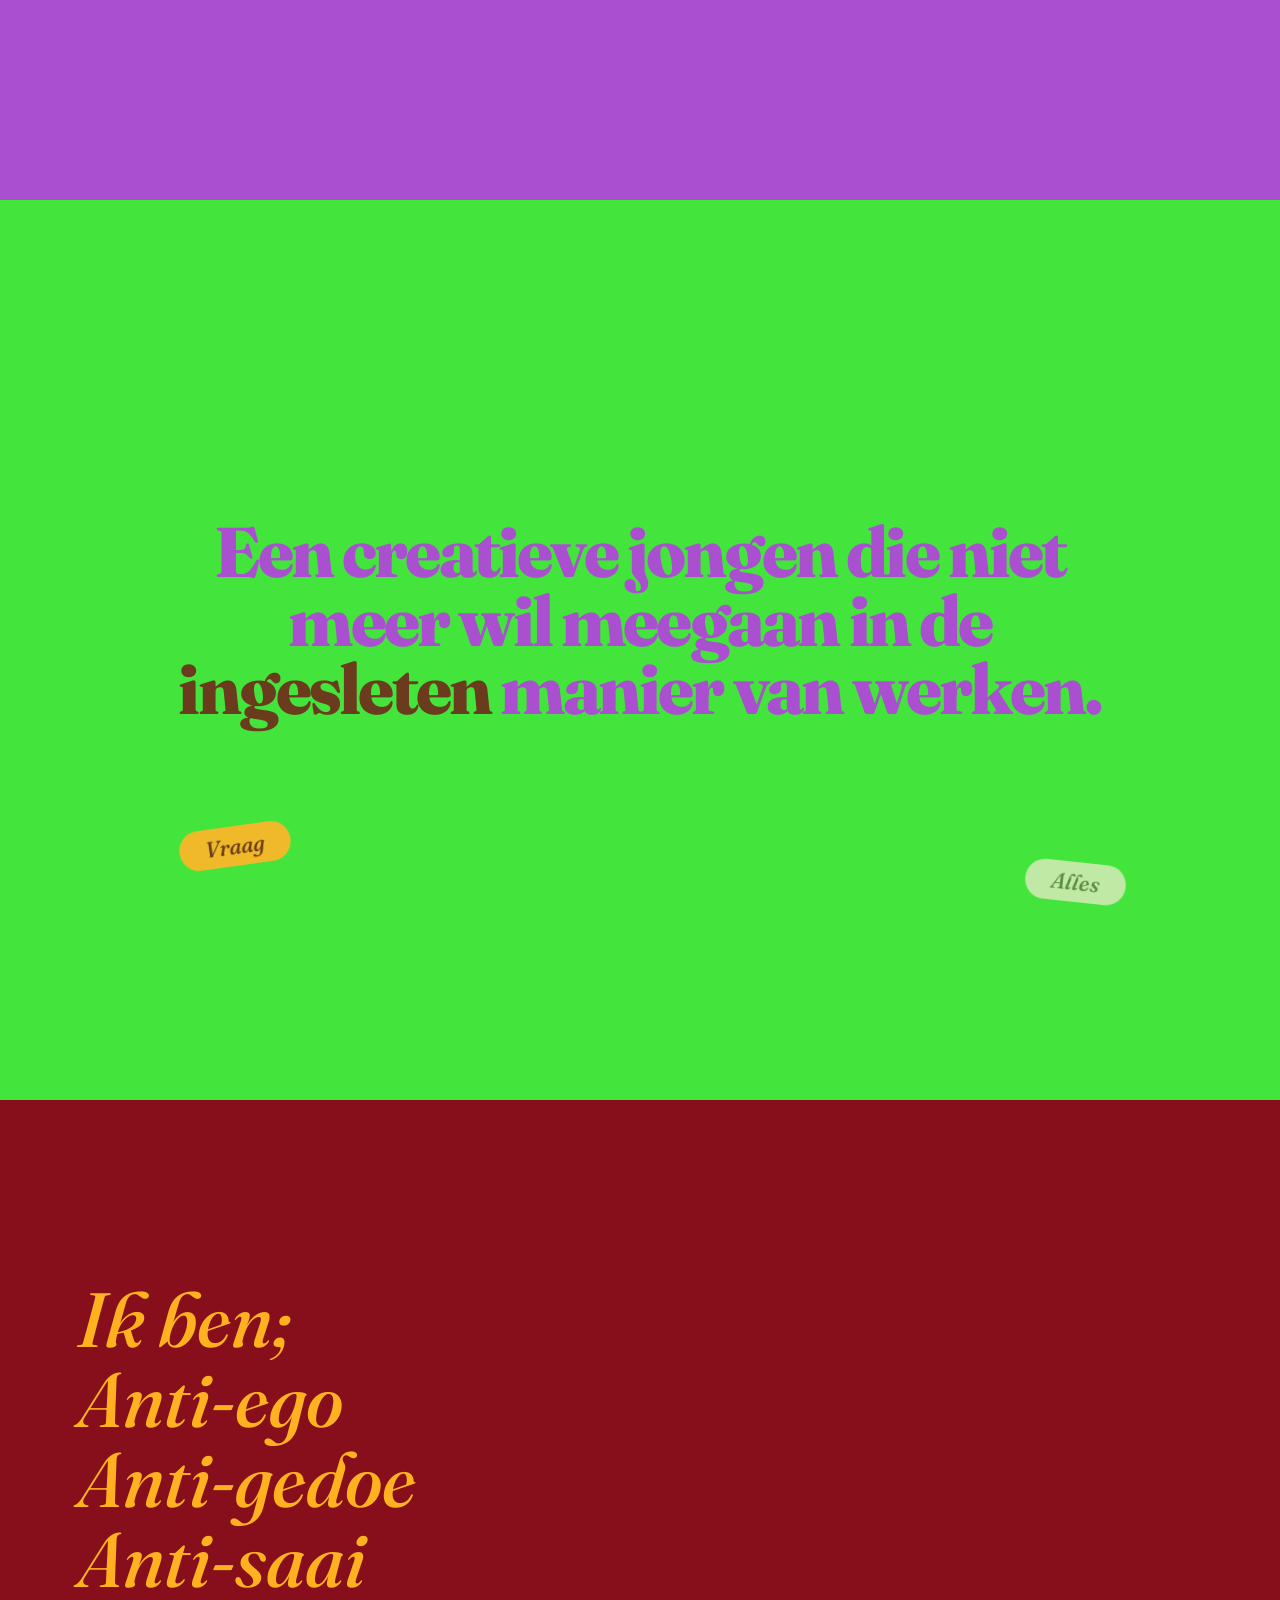
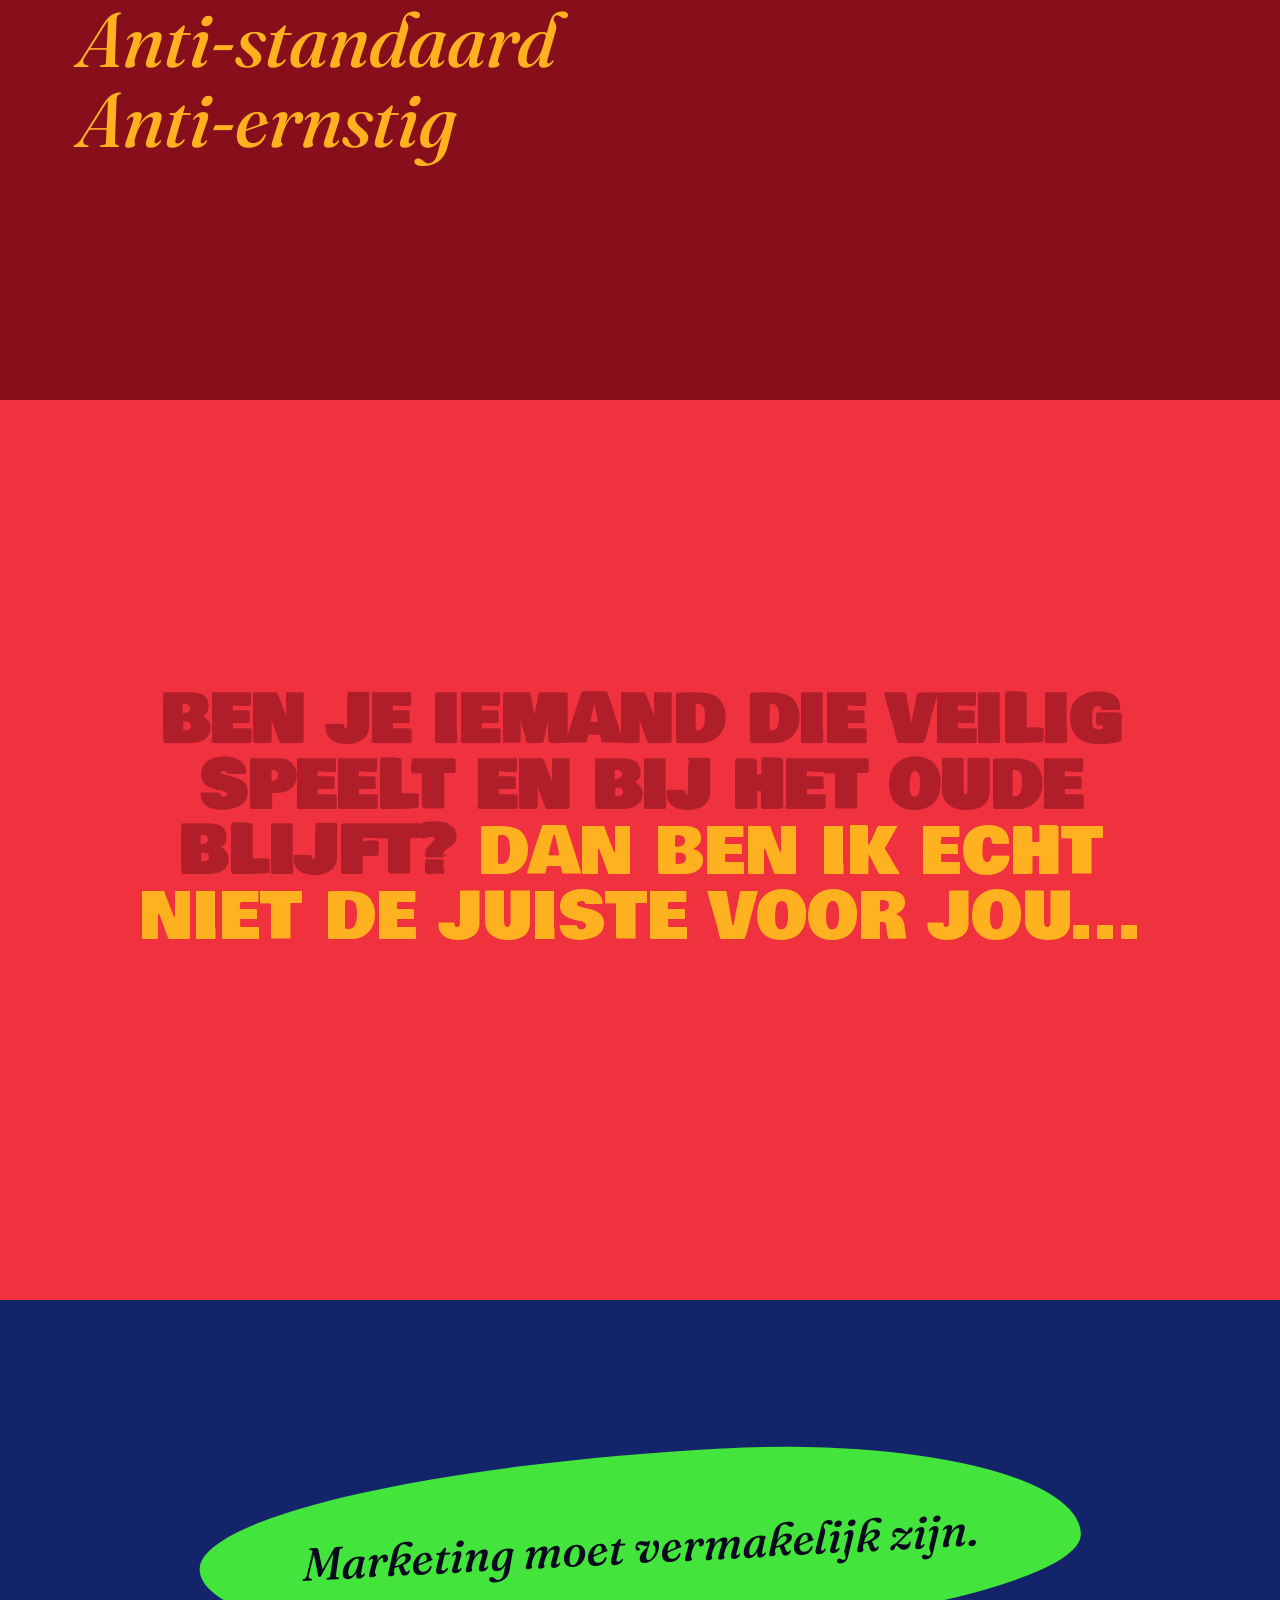
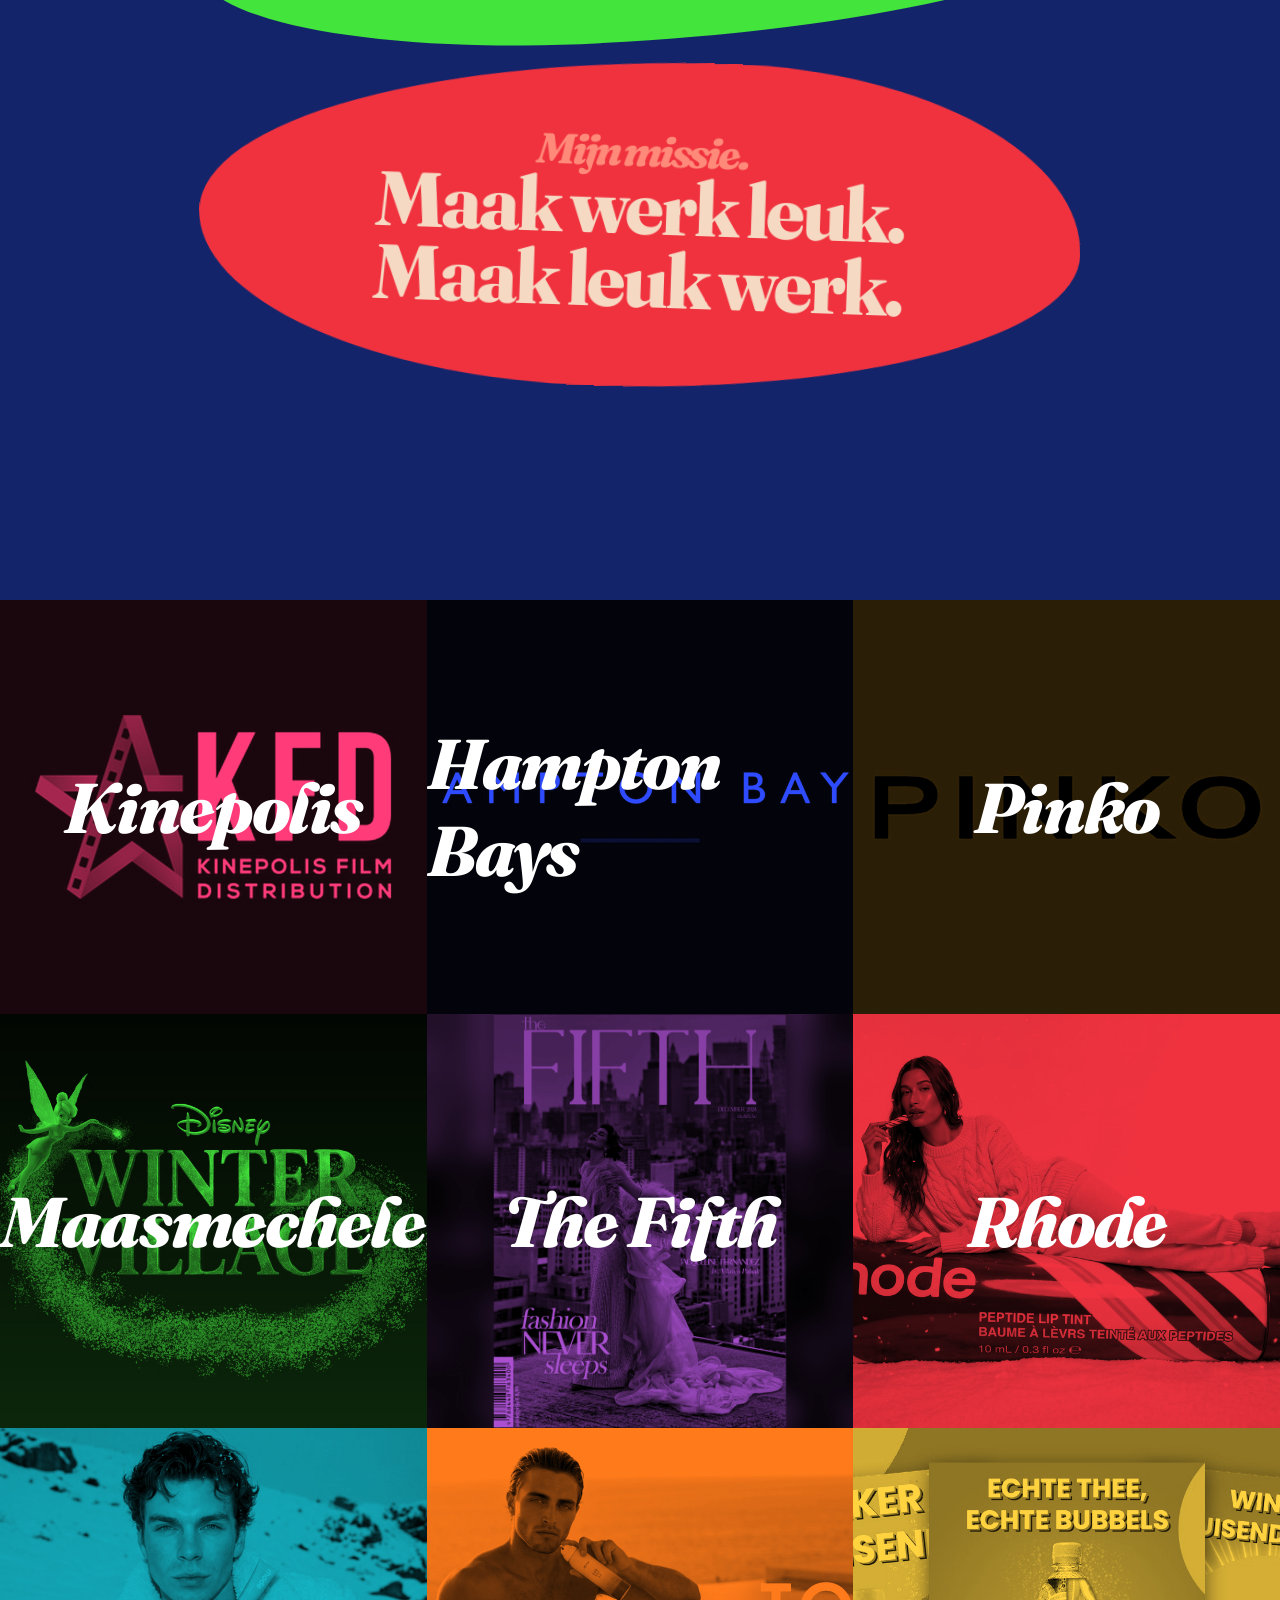
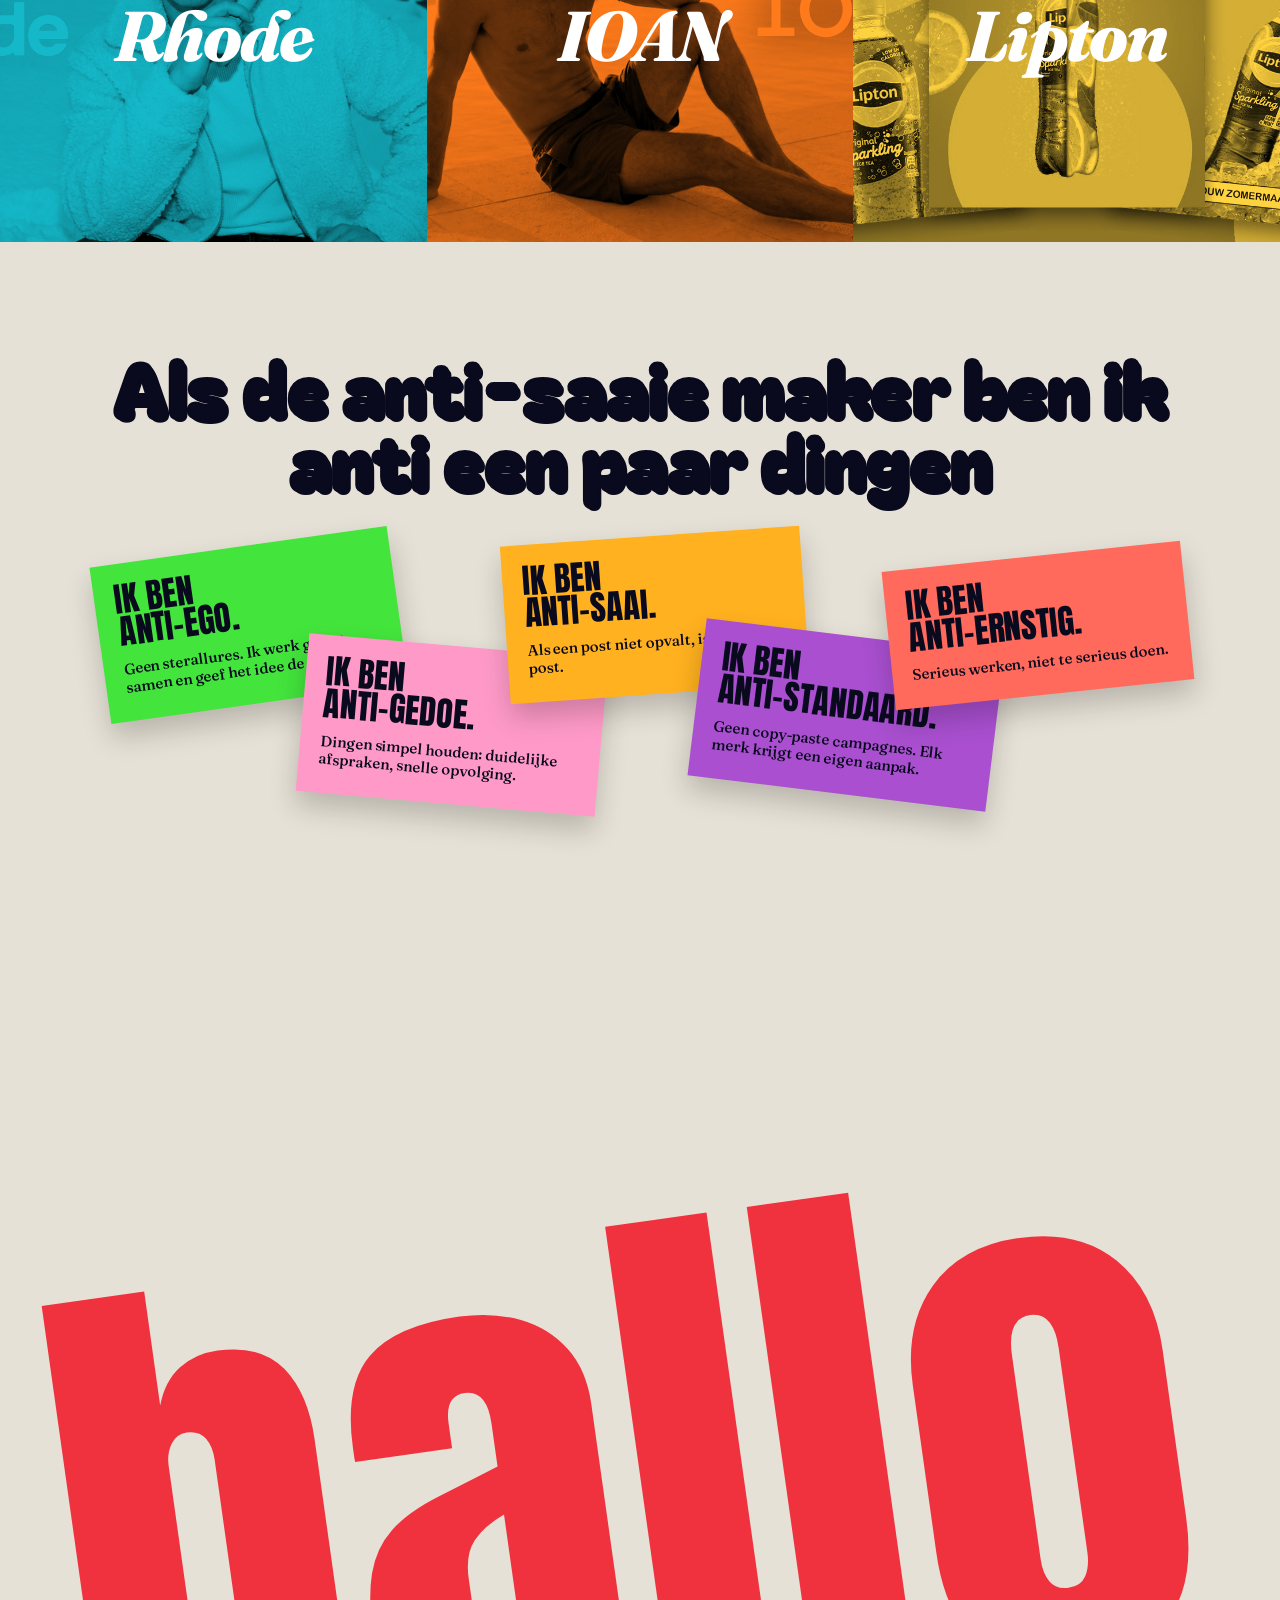
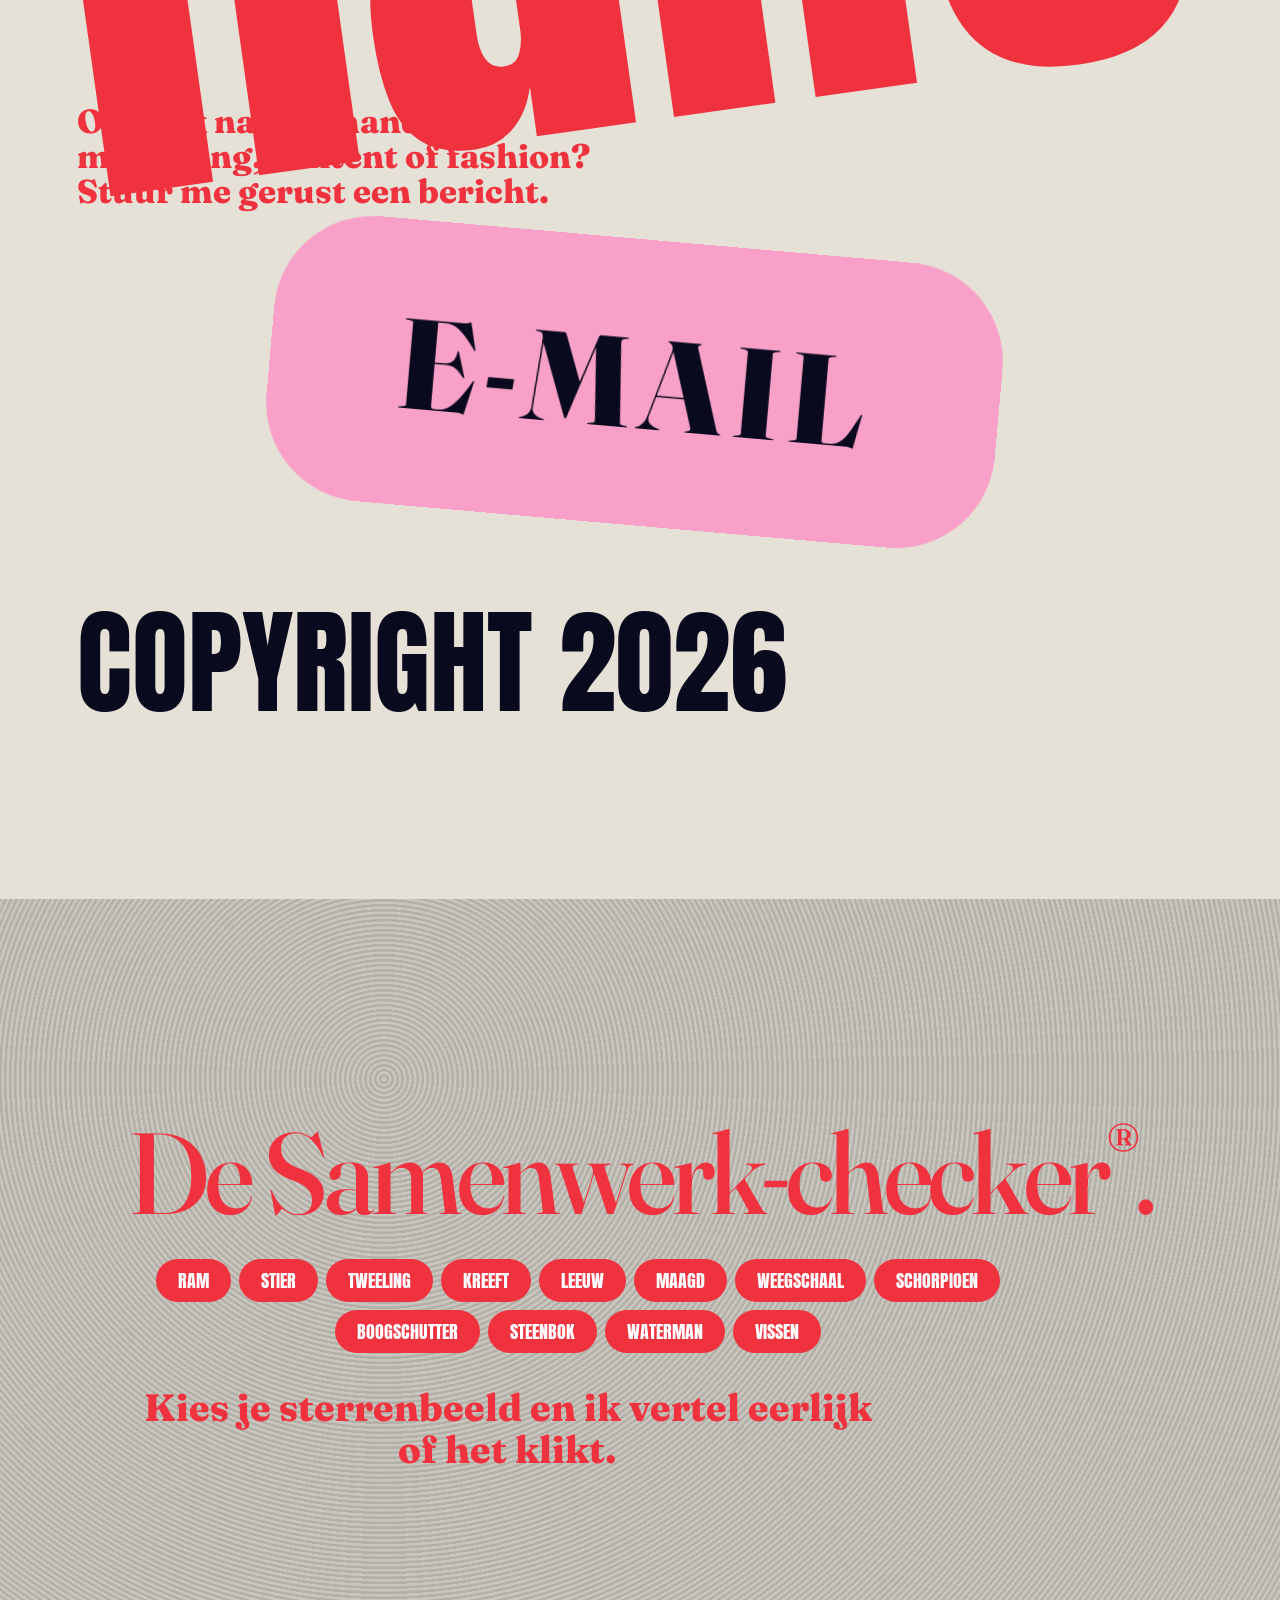
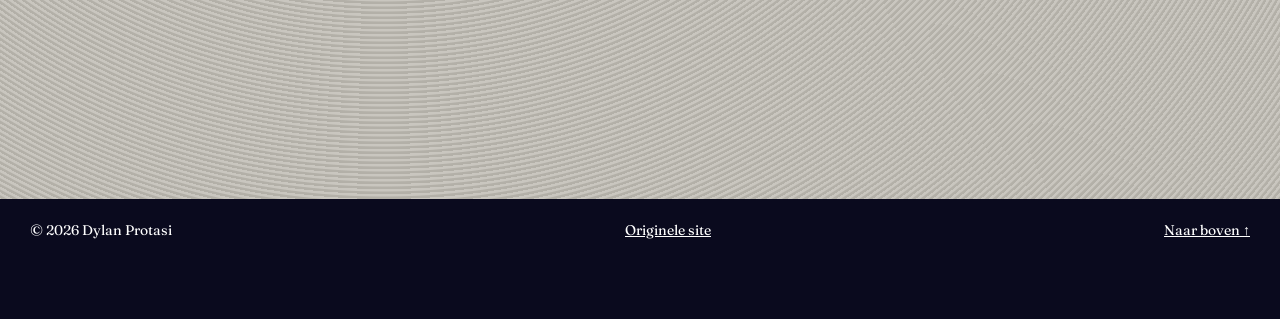
<file: thingy.html>
<!DOCTYPE html><html lang="nl"><head><meta charset="utf-8"><meta name="viewport" content="width=device-width,initial-scale=1"><title>Dylan Protasi</title>
<link href="https://fonts.googleapis.com/css2?family=Anton&family=Fraunces:ital,opsz,wght@0,9..144,500;0,9..144,800;1,9..144,500;1,9..144,700&family=Bagel+Fat+One&family=Bowlby+One&display=swap" rel="stylesheet">
<style>
:root{--green:#43e43c;--purple:#a94fd0;--maroon:#860f1b;--orange:#ffb11f;--red:#f0323f;--navy:#14246b;--pink:#f9a0c8;--beige:#e6e1d6;--lime:#c8ff7a;--ink:#0a0a1e}
*{box-sizing:border-box;margin:0;padding:0}html{scroll-behavior:smooth}html,body{overflow-x:hidden}
body{font-family:Fraunces,Georgia,serif;background:var(--beige);color:var(--ink);font-size:18px}
a{color:inherit;text-decoration:none}
.hv{font-family:Anton,Impact,"Arial Narrow",sans-serif;text-transform:uppercase;line-height:.93;letter-spacing:-.005em;font-weight:400}
.sec{position:relative;min-height:100vh;display:grid;place-items:center;text-align:center;padding:90px 6vw 150px;overflow:hidden}
.hero{padding:0;color:var(--lime);background:#000;place-items:stretch}
.sl{position:absolute;inset:0;opacity:0;transition:opacity .7s;background-size:cover;background-position:center;display:grid;place-items:center;text-align:center}.sl.on{opacity:1}
.sl::before{content:"";position:absolute;inset:0;background:var(--tint);mix-blend-mode:multiply}
.sl h1{position:relative;font-size:clamp(54px,12.5vw,200px);color:var(--lime);padding:0 4vw;text-shadow:0 0 0 #000}
.sl p{position:absolute;top:calc(50% + 15vw);left:50%;transform:translateX(-50%);font-family:Bowlby One,sans-serif;font-size:11px;line-height:1.1;color:#2a3a1a;text-transform:uppercase;opacity:.7;width:260px}
.logo{position:absolute;top:34px;left:50%;transform:translateX(-50%);z-index:5;font-family:Anton,sans-serif;font-size:clamp(22px,3vw,40px);color:#fff;text-transform:uppercase;letter-spacing:.01em}
.scr{position:absolute;z-index:6;top:55%;left:50%;transform:translate(-50%,0);background:var(--lime);color:var(--ink);font-family:Anton,sans-serif;text-transform:uppercase;padding:5px 18px;border-radius:99px;font-size:15px;border:2px solid #00000033}
.loc{position:absolute;left:30px;bottom:26px;z-index:5;font-weight:800;font-size:15px;color:var(--lime)}
.fx{position:fixed;right:20px;bottom:18px;z-index:50;display:flex;gap:6px}
.fx a,.fx button{font-family:Anton,sans-serif;text-transform:uppercase;border-radius:99px;padding:6px 22px;font-size:18px;cursor:pointer;border:0;transition:transform .15s}.fx a:hover,.fx button:hover{transform:rotate(-4deg) scale(1.08)}
.q{background:var(--red);color:var(--ink)}.nv{background:var(--pink);color:var(--ink);font-family:Fraunces,serif!important;font-weight:800;letter-spacing:.15em;font-size:17px!important}
.menu{position:fixed;inset:0;z-index:60;background:var(--pink);display:none;flex-direction:column;justify-content:center;align-items:center;gap:6px}.menu.on{display:flex}.menu a{font-family:Anton,sans-serif;font-size:clamp(50px,11vw,150px);text-transform:uppercase;line-height:1;color:var(--ink)}.menu a:hover{color:var(--red);font-style:italic}.menu .x{position:absolute;top:20px;right:22px;font-family:Anton;font-size:20px;background:var(--ink);color:#fff;border-radius:99px;padding:6px 22px;cursor:pointer;border:0}
.sk{position:absolute;font-family:Anton,sans-serif;text-transform:uppercase;font-size:20px;padding:5px 16px;border-radius:99px;color:var(--ink);animation:fall .9s cubic-bezier(.3,.9,.4,1.2) backwards;white-space:nowrap}@keyframes fall{from{transform:translateY(-110vh) rotate(90deg)}}
#pile{position:fixed;left:0;right:0;bottom:0;height:150px;z-index:40;pointer-events:none;transition:opacity .4s}
.p1{background:var(--purple)}.p1 .w{font-size:20px;position:absolute;top:90px}.p1 h2{font-size:clamp(44px,8vw,120px);max-width:900px;color:var(--ink)}
.p2{background:var(--green);color:var(--purple)}.p2 h2{font-family:Fraunces,serif;font-weight:800;font-size:clamp(34px,5.5vw,84px);line-height:.98;letter-spacing:-.04em;max-width:1000px}.p2 em{font-style:normal;color:#6b3b1d}
.fl{position:absolute;font-style:italic;font-weight:500;padding:6px 26px;border-radius:99px;font-size:22px;transform:rotate(-8deg)}
.p3{background:var(--maroon);color:var(--orange);place-items:center start;text-align:left}.p3 h3{font-family:Fraunces,serif;font-style:italic;font-weight:500;font-size:clamp(34px,6vw,90px);line-height:1.04}
.p4{background:var(--red);color:#b01e2a}.p4 h2{font-family:"Bowlby One",sans-serif;font-size:clamp(26px,5vw,72px);line-height:1.02;text-transform:uppercase;max-width:1100px}.p4 h2 b{color:var(--orange);font-weight:400}
.p5{background:var(--navy);color:#fff}.cloud{position:relative;margin:20px auto;padding:clamp(30px,6vw,70px) clamp(30px,8vw,110px);border-radius:60% 40% 55% 45%/50% 55% 45% 50%;max-width:900px}.cloud.g{background:var(--green);color:var(--ink);transform:rotate(-3deg);font-size:clamp(24px,3.6vw,48px);font-weight:500;font-style:italic;line-height:1.05}.cloud.r{background:var(--red);color:#f6d9c3;font-size:clamp(34px,6vw,90px);font-weight:800;letter-spacing:-.04em;line-height:.95;transform:rotate(2deg)}.cloud.r small{display:block;color:#ff8a7a;font-size:.55em;font-style:italic}
.col{display:grid;grid-template-columns:repeat(3,1fr);min-height:100vh}.cl{position:relative;display:block;overflow:hidden;background:var(--d);min-height:46vh}.cl:nth-child(3n+2){margin-top:0}.cl img{width:100%;height:100%;object-fit:cover;mix-blend-mode:multiply;filter:grayscale(1) contrast(1.15);transition:transform .6s}.cl:hover img{transform:scale(1.07)}.cl b{position:absolute;inset:0;display:grid;place-items:center;font-family:Fraunces,serif;font-weight:800;font-size:clamp(34px,5.5vw,84px);color:#fff;letter-spacing:-.03em;font-style:italic;pointer-events:none;mix-blend-mode:normal}
.p7{background:var(--beige);align-content:start;padding-top:12vh}.p7 h2{font-family:"Bagel Fat One",sans-serif;font-weight:400;font-size:clamp(34px,6vw,96px);line-height:.95;max-width:1100px;color:#0a0a1e;-webkit-text-stroke:2px #0a0a1e;text-shadow:3px 3px 0 #0a0a1e}
.cds{position:relative;width:100%;height:420px;margin-top:30px}.cd{position:absolute;width:min(300px,26vw);min-width:220px;padding:20px 20px 24px;transform:rotate(var(--r));text-align:left;box-shadow:0 14px 28px #0003;transition:transform .3s,z-index 0s}.cd:hover{transform:rotate(0) scale(1.06);z-index:9}.cd h4{font-family:Anton,sans-serif;text-transform:uppercase;font-weight:400;font-size:34px;line-height:.95;margin-bottom:12px}.cd p{font-weight:500;font-size:15px;line-height:1.25}
.p8{background:var(--beige);place-items:start}.hello{font-family:Anton,sans-serif;color:var(--red);font-size:clamp(200px,45vw,720px);line-height:.75;text-transform:lowercase;margin:30px 0 0 -2vw;transform:rotate(-8deg);text-align:left}.p8 p{font-weight:800;font-size:clamp(20px,2.6vw,36px);text-align:left;color:var(--red);max-width:560px;line-height:1.05;margin-top:10px}
.em{display:inline-block;margin:30px 0;background:var(--pink);border-radius:99px;padding:clamp(24px,5vw,70px) clamp(50px,10vw,160px);font-family:Fraunces,serif;font-style:normal;font-weight:800;font-size:clamp(50px,10vw,150px);letter-spacing:.06em;text-transform:uppercase;color:var(--ink);transform:rotate(5deg);transition:transform .2s;font-variation-settings:"opsz" 144}.em:hover{transform:rotate(0) scale(1.04)}
.cp{font-family:Anton,sans-serif;font-size:clamp(50px,9vw,130px);text-transform:uppercase;color:var(--ink);text-align:left;margin-top:20px}
.p9{background:#bdbab3 repeating-radial-gradient(circle at 30% 20%,#c9c6bf 0 2px,#b3b0a8 3px 5px);color:var(--red)}.p9 h2{font-family:Fraunces,serif;font-weight:500;font-size:clamp(46px,9vw,140px);letter-spacing:-.04em;line-height:.9}.p9 .zb{display:flex;flex-wrap:wrap;gap:8px;justify-content:center;margin:34px 0;max-width:900px}
.pl{font-family:Anton,sans-serif;text-transform:uppercase;font-size:18px;background:var(--red);color:#fff;border:0;border-radius:99px;padding:8px 22px;cursor:pointer}.pl.on{background:var(--ink)}#zr{font-weight:800;font-size:clamp(22px,3vw,38px);max-width:760px;min-height:3.4em;line-height:1.1}
footer{background:var(--ink);color:#fff;display:flex;justify-content:space-between;padding:22px 30px 80px;font-size:14px}footer a{text-decoration:underline}
@media(max-width:760px){.col{grid-template-columns:1fr}.cds{height:auto}.cd{position:relative;left:auto!important;top:auto!important;width:92%;margin:0 auto 18px}.sl p{display:none}.hello{font-size:62vw}}
</style></head><body>
<div class="menu" id="mn"><button class="x" onclick="mn.classList.remove('on')">Sluiten</button><a href="#top" onclick="mn.classList.remove('on')">Home</a><a href="#werk" onclick="mn.classList.remove('on')">Werk</a><a href="#over" onclick="mn.classList.remove('on')">Over</a><a href="#hallo" onclick="mn.classList.remove('on')">Hallo</a><a href="index.html">Originele site</a></div>
<div class="fx"><a class="q" href="mailto:dylan.protasi@gmail.com">Quick</a><button class="nv" onclick="mn.classList.add('on')">NAV</button></div>
<div id="pile"><span class="sk" style="left:28%;bottom:34px;background:#43e43c;transform:rotate(-11deg);animation-delay:0.00s">WORK</span><span class="sk" style="left:90%;bottom:68px;background:#ff9ac8;transform:rotate(1deg);animation-delay:0.12s">FUN</span><span class="sk" style="left:17%;bottom:0px;background:#ffb11f;transform:rotate(-12deg);animation-delay:0.24s">MAKE</span><span class="sk" style="left:0%;bottom:68px;background:#43e43c;transform:rotate(3deg);animation-delay:0.36s">WORK</span><span class="sk" style="left:35%;bottom:0px;background:#ff9ac8;transform:rotate(-7deg);animation-delay:0.48s">FUN</span><span class="sk" style="left:64%;bottom:68px;background:#43e43c;transform:rotate(-6deg);animation-delay:0.60s">MAKE</span><span class="sk" style="left:20%;bottom:0px;background:#ff9ac8;transform:rotate(-6deg);animation-delay:0.72s">WORK FUN</span><span class="sk" style="left:25%;bottom:0px;background:#ffb11f;transform:rotate(12deg);animation-delay:0.84s">FUN</span><span class="sk" style="left:80%;bottom:34px;background:#43e43c;transform:rotate(11deg);animation-delay:0.96s">MAKE</span><span class="sk" style="left:32%;bottom:34px;background:#ff9ac8;transform:rotate(-9deg);animation-delay:1.08s">WORK</span><span class="sk" style="left:37%;bottom:34px;background:#43e43c;transform:rotate(6deg);animation-delay:1.20s">FUN</span><span class="sk" style="left:91%;bottom:68px;background:#ff9ac8;transform:rotate(-12deg);animation-delay:1.32s">WORK</span><span class="sk" style="left:75%;bottom:68px;background:#ffb11f;transform:rotate(7deg);animation-delay:1.44s">MAKE</span><span class="sk" style="left:47%;bottom:34px;background:#43e43c;transform:rotate(-9deg);animation-delay:1.56s">FUN</span><span class="sk" style="left:29%;bottom:100px;background:#ff9ac8;transform:rotate(-6deg);animation-delay:1.68s">WORK FUN</span><span class="sk" style="left:9%;bottom:34px;background:#43e43c;transform:rotate(-14deg);animation-delay:1.80s">WORK</span><span class="sk" style="left:35%;bottom:34px;background:#ff9ac8;transform:rotate(13deg);animation-delay:1.92s">FUN</span><span class="sk" style="left:95%;bottom:34px;background:#ffb11f;transform:rotate(-1deg);animation-delay:2.04s">MAKE</span><span class="sk" style="left:52%;bottom:34px;background:#43e43c;transform:rotate(-1deg);animation-delay:2.16s">WORK</span><span class="sk" style="left:55%;bottom:0px;background:#ff9ac8;transform:rotate(-7deg);animation-delay:2.28s">FUN</span><span class="sk" style="left:37%;bottom:34px;background:#43e43c;transform:rotate(12deg);animation-delay:2.40s">MAKE</span><span class="sk" style="left:3%;bottom:0px;background:#ff9ac8;transform:rotate(-13deg);animation-delay:2.52s">WORK FUN</span><span class="sk" style="left:57%;bottom:34px;background:#ffb11f;transform:rotate(2deg);animation-delay:2.64s">FUN</span><span class="sk" style="left:66%;bottom:100px;background:#43e43c;transform:rotate(8deg);animation-delay:2.76s">MAKE</span><span class="sk" style="left:41%;bottom:0px;background:#ff9ac8;transform:rotate(7deg);animation-delay:2.88s">WORK</span><span class="sk" style="left:23%;bottom:0px;background:#43e43c;transform:rotate(-1deg);animation-delay:3.00s">FUN</span><span class="sk" style="left:23%;bottom:100px;background:#ff9ac8;transform:rotate(-6deg);animation-delay:3.12s">WORK</span><span class="sk" style="left:21%;bottom:68px;background:#ffb11f;transform:rotate(-1deg);animation-delay:3.24s">MAKE</span><span class="sk" style="left:93%;bottom:68px;background:#43e43c;transform:rotate(6deg);animation-delay:3.36s">FUN</span><span class="sk" style="left:69%;bottom:34px;background:#ff9ac8;transform:rotate(14deg);animation-delay:3.48s">WORK FUN</span></div>
<div class="sec hero" id="top"><div class="logo">Dylan Protasi</div>
<div class="sl on" style="background-image:url(img/bn-ioan.jpg);--tint:#3f6bffcc"><h1 class="hv">Content die werkt<br>en zo.</h1><p>Omdat marketing niet<br>altijd zo serieus<br>hoeft te zijn.</p></div>
<div class="sl" style="background-image:url(img/bn-rhode.jpg);--tint:#00c8e6cc"><h1 class="hv">Fashion en film<br>sinds 2023.</h1><p>Omdat marketing niet<br>altijd zo serieus<br>hoeft te zijn.</p></div>
<div class="sl" style="background-image:url(img/bn-rhode-xmas.jpg);--tint:#ff3b7acc"><h1 class="hv">Trailers, campagnes<br>en dingen zo.</h1><p>Omdat marketing niet<br>altijd zo serieus<br>hoeft te zijn.</p></div>
<a class="scr" href="#welkom">Scroll</a><div class="loc">Liedekerke, Brussel en daarbuiten</div></div>
<div class="sec p1" id="welkom"><div class="w">Welkom bij Dylan Protasi ®.</div><h2 class="hv">Het anti-saaie portfolio, portfolio.</h2></div>
<div class="sec p2" id="over"><h2>Een creatieve jongen die niet meer wil meegaan in de <em>ingesleten</em> manier van werken.</h2><span class="fl" style="left:14%;bottom:26%;background:#f0b929;color:#6b3b1d">Vraag</span><span class="fl" style="right:12%;bottom:22%;background:#bfe9a5;color:#5a8a40;transform:rotate(6deg)">Alles</span></div>
<div class="sec p3"><h3>Ik ben;<br>Anti-ego<br>Anti-gedoe<br>Anti-saai<br>Anti-standaard<br>Anti-ernstig</h3></div>
<div class="sec p4"><h2>Ben je iemand die veilig speelt en bij het oude blijft? <b>Dan ben ik echt niet de juiste voor jou...</b></h2></div>
<div class="sec p5"><div><div class="cloud g">Marketing moet vermakelijk zijn.</div><div class="cloud r"><small>Mijn missie.</small>Maak werk leuk.<br>Maak leuk werk.</div></div></div>
<div id="werk" class="col"><a class="cl c0" href="index.html#/kinepolis" style="--d:#ff3b7a"><img src="img/bn-kinepolis.jpg" alt=""><b>Kinepolis</b></a><a class="cl c1" href="index.html#/hampton" style="--d:#2f4bff"><img src="img/bn-hampton.jpg" alt=""><b>Hampton Bays</b></a><a class="cl c2" href="index.html#/pinko" style="--d:#ffb11f"><img src="img/bn-pinko.jpg" alt=""><b>Pinko</b></a><a class="cl c0" href="index.html#/disney" style="--d:#43e43c"><img src="img/bn-disney.jpg" alt=""><b>Maasmechelen</b></a><a class="cl c1" href="index.html#/fifth" style="--d:#a94fd0"><img src="img/bn-fifth.jpg" alt=""><b>The Fifth</b></a><a class="cl c2" href="index.html#/rhode-xmas" style="--d:#f0323f"><img src="img/bn-rhode-xmas.jpg" alt=""><b>Rhode</b></a><a class="cl c0" href="index.html#/rhode" style="--d:#14b8c9"><img src="img/bn-rhode.jpg" alt=""><b>Rhode</b></a><a class="cl c1" href="index.html#/ioan" style="--d:#ff7a1a"><img src="img/bn-ioan.jpg" alt=""><b>IOAN</b></a><a class="cl c2" href="index.html#/lipton" style="--d:#ffd23f"><img src="img/bn-lipton.jpg" alt=""><b>Lipton</b></a></div>
<div class="sec p7"><h2>Als de anti-saaie maker ben ik anti een paar dingen</h2><div class="cds"><div class="cd" style="background:#43e43c;--r:-8deg;left:2%;top:20px"><h4>Ik ben<br>Anti-ego.</h4><p>Geen sterallures. Ik werk graag samen en geef het idee de eer.</p></div><div class="cd" style="background:#ff9ac8;--r:5deg;left:20%;top:120px"><h4>Ik ben<br>Anti-gedoe.</h4><p>Dingen simpel houden: duidelijke afspraken, snelle opvolging.</p></div><div class="cd" style="background:#ffb11f;--r:-4deg;left:38%;top:10px"><h4>Ik ben<br>Anti-saai.</h4><p>Als een post niet opvalt, is het geen post.</p></div><div class="cd" style="background:#a94fd0;--r:7deg;left:55%;top:110px"><h4>Ik ben<br>Anti-standaard.</h4><p>Geen copy-paste campagnes. Elk merk krijgt een eigen aanpak.</p></div><div class="cd" style="background:#ff6a5c;--r:-6deg;left:72%;top:30px"><h4>Ik ben<br>Anti-ernstig.</h4><p>Serieus werken, niet te serieus doen.</p></div></div></div>
<div class="sec p8" id="hallo"><div><div class="hello">hallo</div><p>Op zoek naar iemand voor marketing, content of fashion? Stuur me gerust een bericht.</p><a class="em" href="mailto:dylan.protasi@gmail.com">E-mail</a><div class="cp">Copyright 2026</div></div></div>
<div class="sec p9"><div><h2>De Samenwerk-checker<span style="font-size:.4em;vertical-align:top">®</span>.</h2><div class="zb"><button class="pl z" data-z="Ram">Ram</button><button class="pl z" data-z="Stier">Stier</button><button class="pl z" data-z="Tweeling">Tweeling</button><button class="pl z" data-z="Kreeft">Kreeft</button><button class="pl z" data-z="Leeuw">Leeuw</button><button class="pl z" data-z="Maagd">Maagd</button><button class="pl z" data-z="Weegschaal">Weegschaal</button><button class="pl z" data-z="Schorpioen">Schorpioen</button><button class="pl z" data-z="Boogschutter">Boogschutter</button><button class="pl z" data-z="Steenbok">Steenbok</button><button class="pl z" data-z="Waterman">Waterman</button><button class="pl z" data-z="Vissen">Vissen</button></div><div id="zr">Kies je sterrenbeeld en ik vertel eerlijk of het klikt.</div></div></div>
<footer><span>© 2026 Dylan Protasi</span><a href="index.html">Originele site</a><a href="#top">Naar boven ↑</a></footer>
<script>
var s=document.querySelectorAll('.sl'),n=0;setInterval(function(){s[n].classList.remove('on');n=(n+1)%s.length;s[n].classList.add('on')},4200);
var pile=document.getElementById('pile');function chk(){var c=document.querySelector('.col').getBoundingClientRect().top;pile.style.opacity=c<innerHeight*.6?0:1}addEventListener('scroll',chk);chk();
var T=['durft te beginnen voor iedereen wakker is','houdt vol als het even tegenzit','praat sneller dan hij post','wil elk idee eerst proeven','zet graag het podium en de lichten','heeft de contentkalender al klaar','vraagt altijd een tweede mening','werkt tot op de laatste pixel','wil altijd de volgende trailer','plant alles drie weken vooruit','heeft ideeën die nog niet bestaan','laat elk beeld nog even drijven'];
document.querySelectorAll('[data-z]').forEach(function(b,i){b.onclick=function(){document.querySelectorAll('[data-z]').forEach(function(x){x.classList.remove('on')});b.classList.add('on');document.getElementById('zr').textContent='Een '+b.dataset.z+' die '+T[i]+'? Dat past. Laten we samen iets maken.'}});
</script></body></html>
</file>
